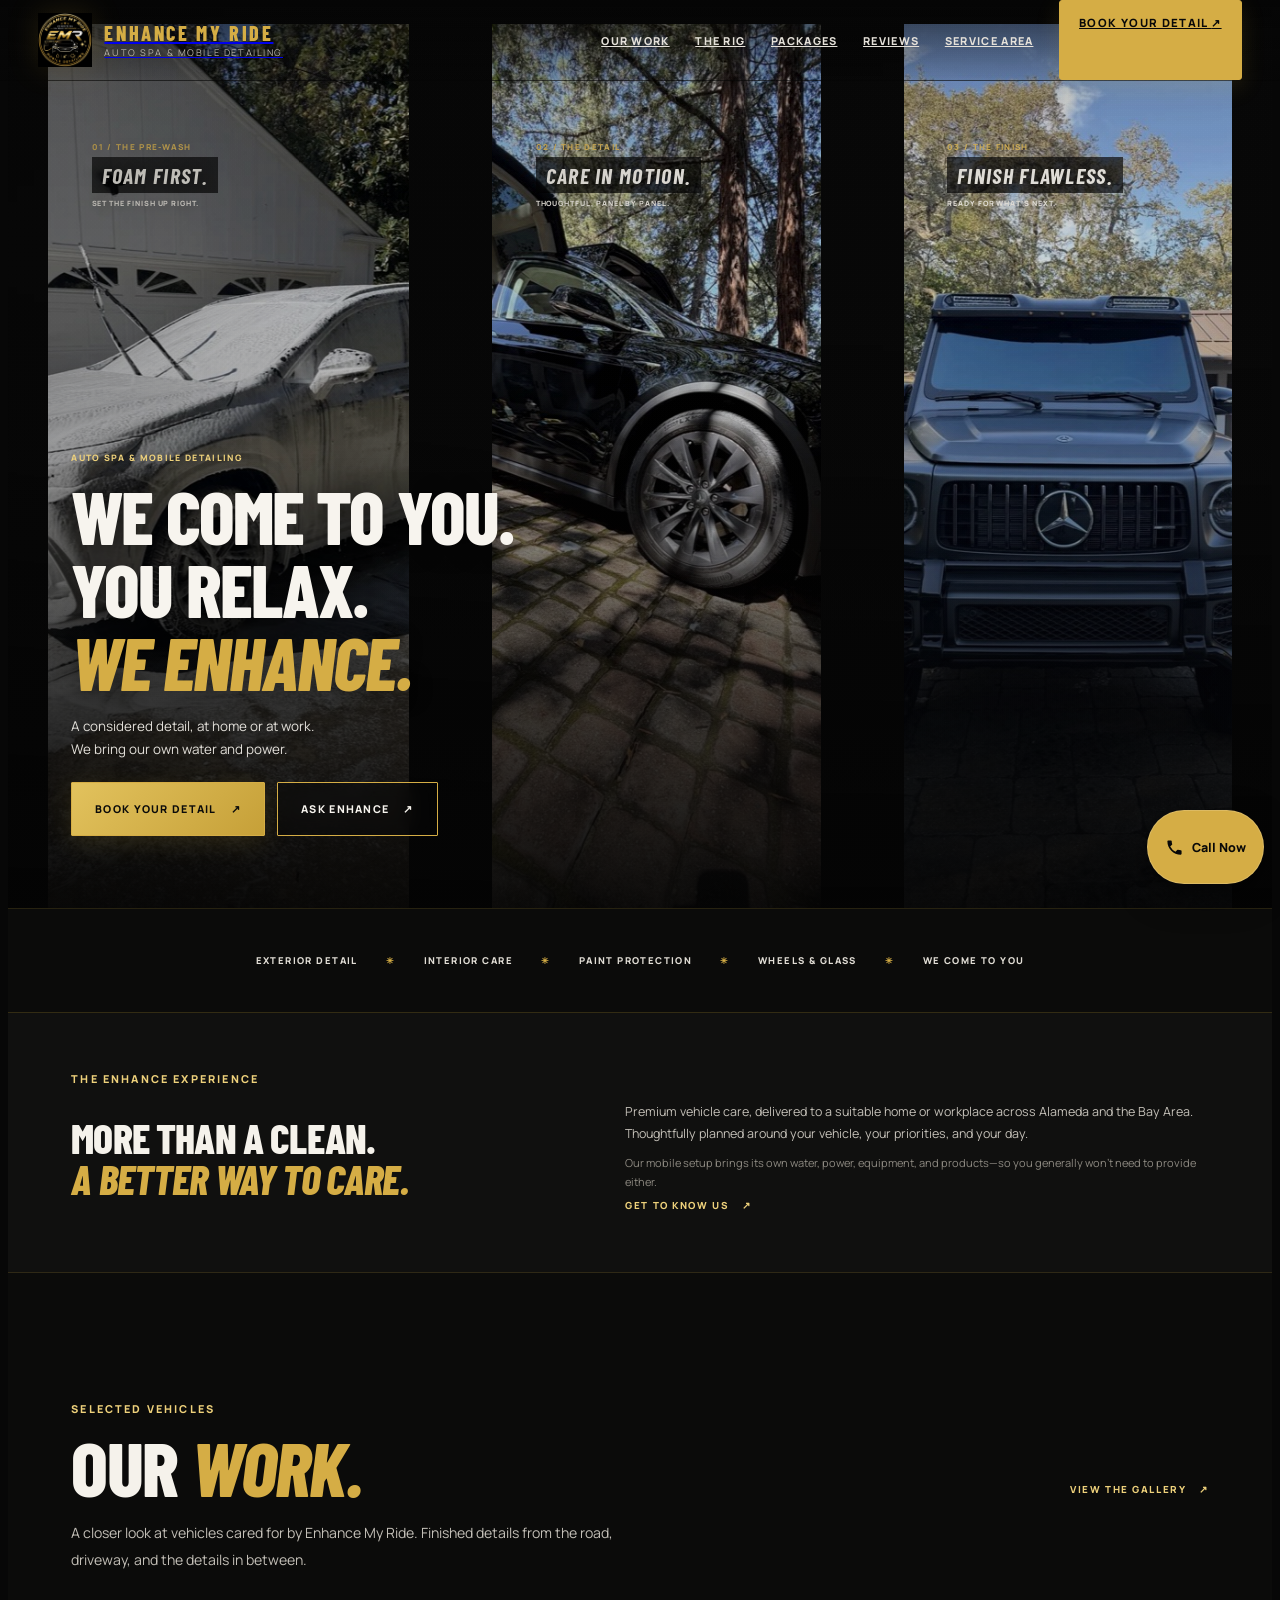
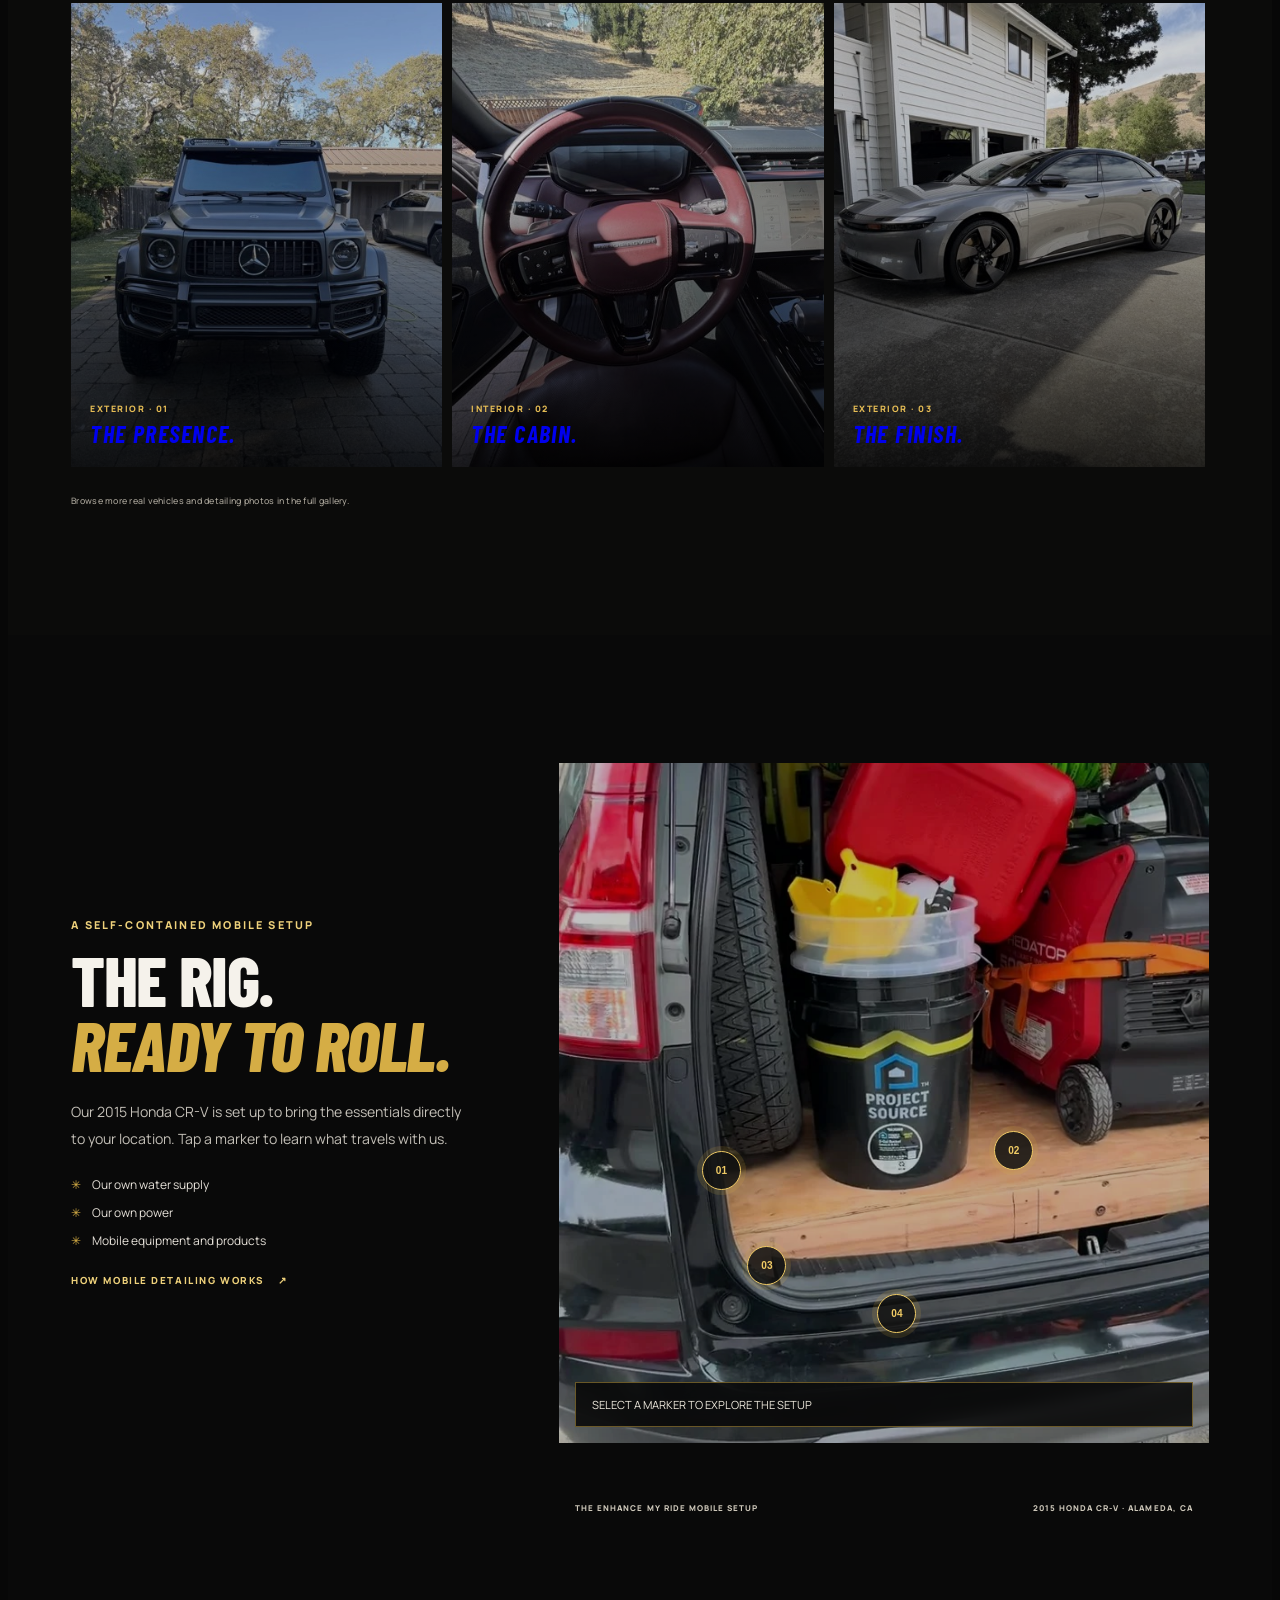
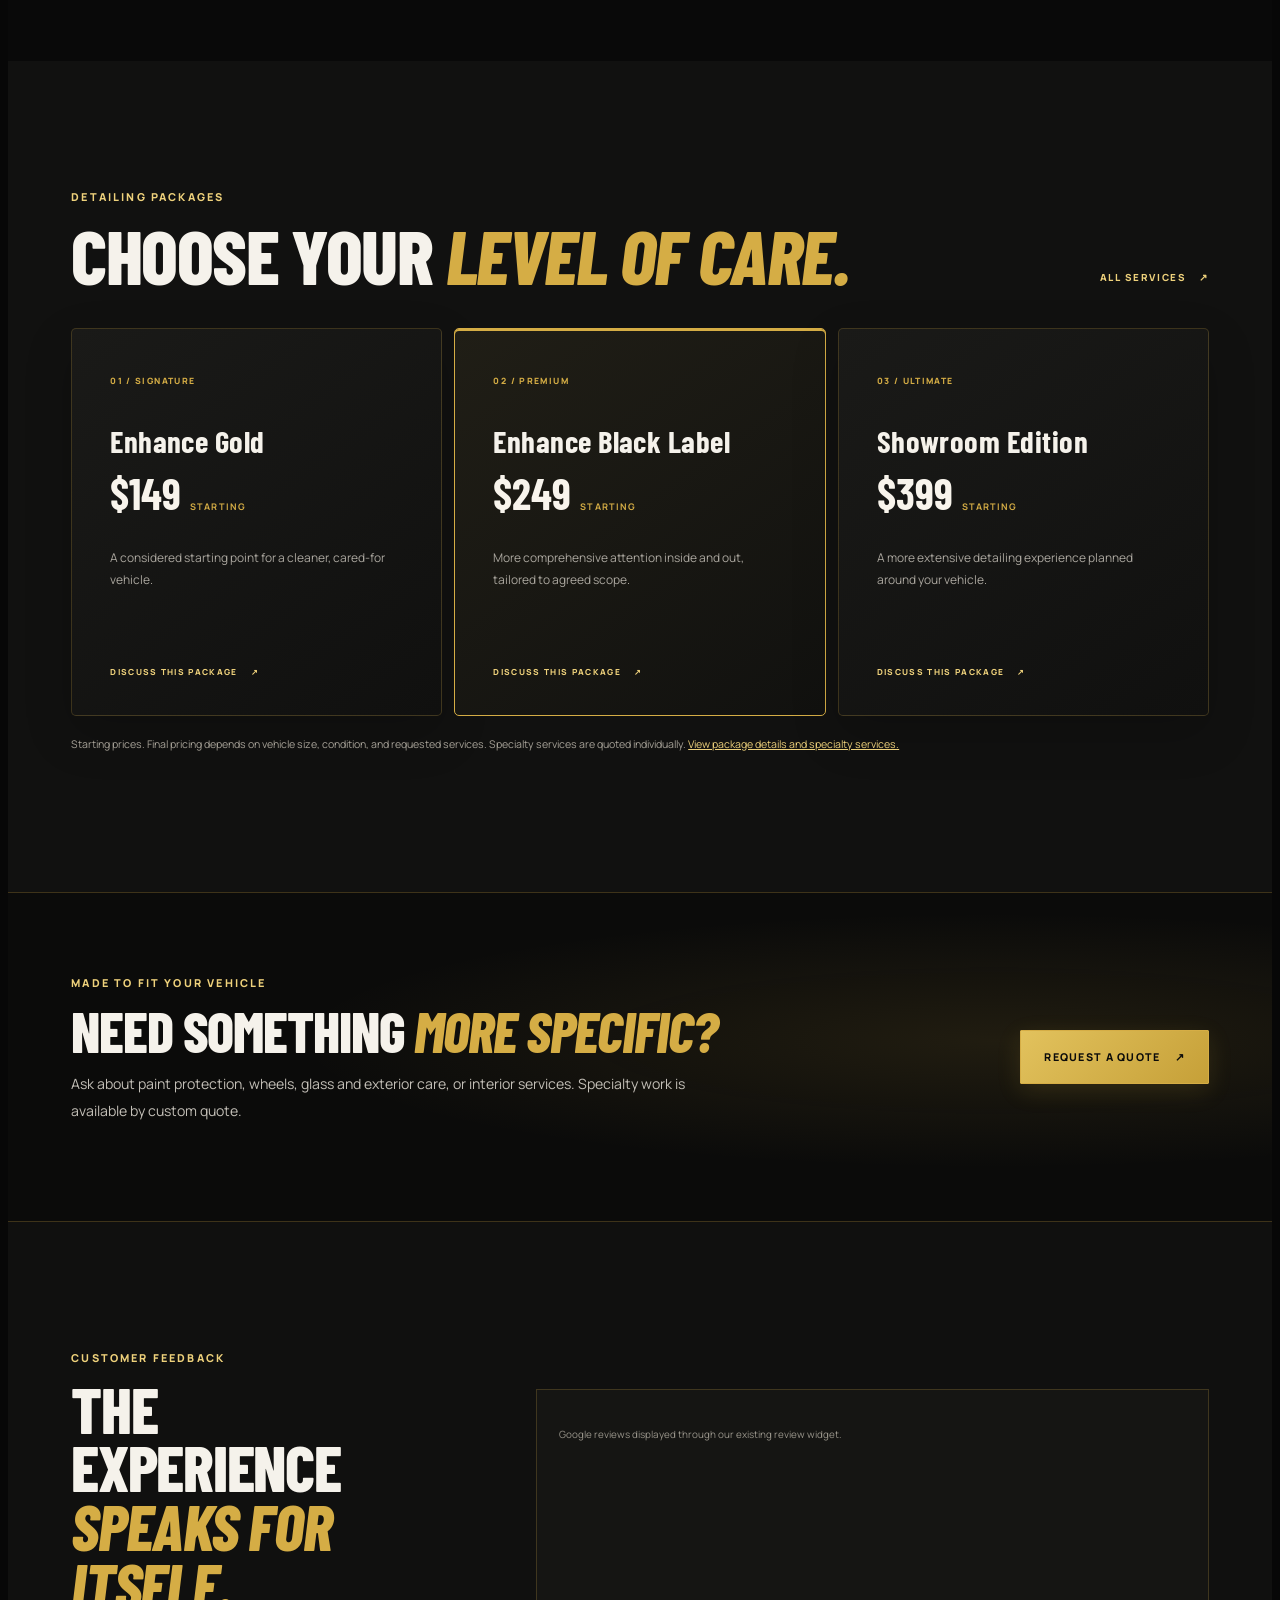
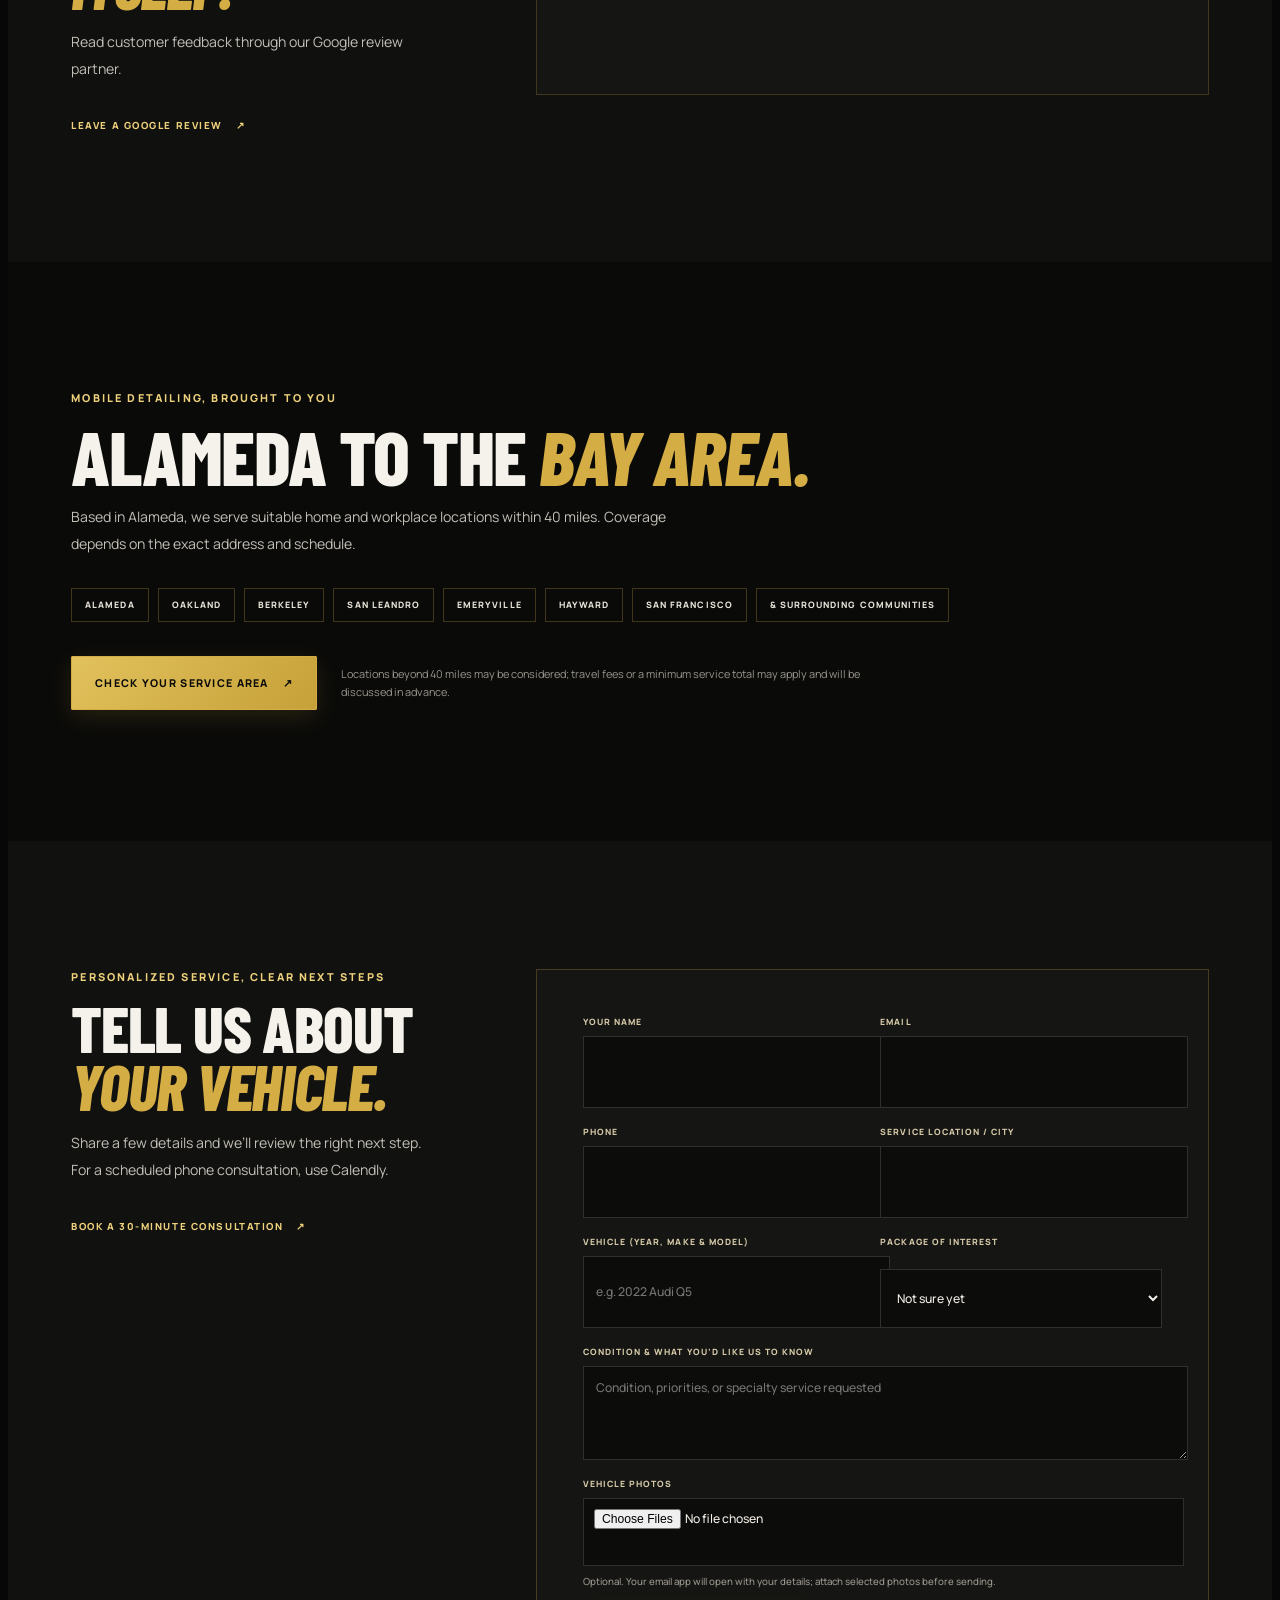
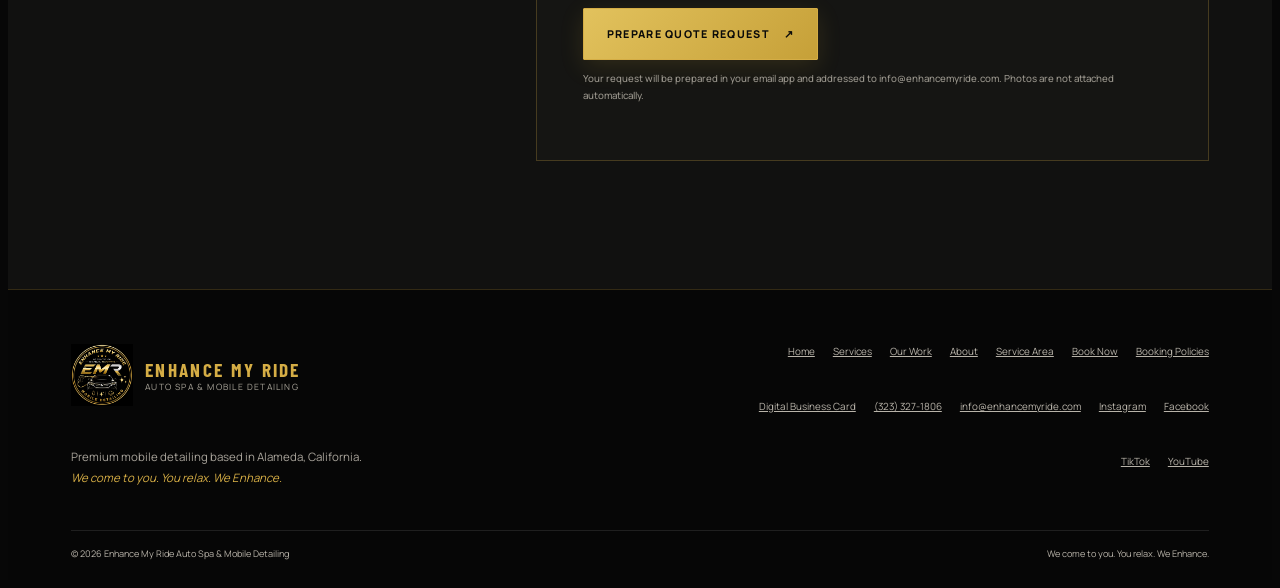
<file: index.html>
<!doctype html>
<html lang="en">
<head>
  <meta charset="utf-8">
  <meta name="viewport" content="width=device-width, initial-scale=1">
  <meta name="theme-color" content="#080808">
  <meta name="robots" content="index, follow">
  <title>Mobile Car Detailing in Alameda, CA | Enhance My Ride</title>
  <meta name="description" content="Premium mobile detailing at your home or workplace in Alameda and the San Francisco Bay Area, within 40 miles. Explore packages from $149 and request a quote.">
  <link rel="canonical" href="https://enhancemyride.com/">
  <link rel="icon" href="images/enhance-my-ride-logo.webp?v=3">
  <meta property="og:type" content="website">
  <meta property="og:title" content="Mobile Car Detailing in Alameda, CA | Enhance My Ride">
  <meta property="og:description" content="Premium mobile detailing at your home or workplace in Alameda and the San Francisco Bay Area, within 40 miles.">
  <meta property="og:url" content="https://enhancemyride.com/">
  <meta property="og:site_name" content="Enhance My Ride Auto Spa &amp; Mobile Detailing">
  <meta property="og:image" content="https://enhancemyride.com/images/optimized/hero/home-05.jpg">
  <meta name="twitter:card" content="summary_large_image">
  <meta name="twitter:title" content="Mobile Car Detailing in Alameda, CA | Enhance My Ride">
  <meta name="twitter:description" content="Premium mobile detailing at your home or workplace in Alameda and the San Francisco Bay Area, within 40 miles.">
  <meta name="twitter:image" content="https://enhancemyride.com/images/optimized/hero/home-05.jpg">
  <link rel="preconnect" href="https://fonts.googleapis.com">
  <link rel="preconnect" href="https://fonts.gstatic.com" crossorigin>
  <link href="https://fonts.googleapis.com/css2?family=Barlow+Condensed:ital,wght@0,500;0,600;0,700;0,800;1,600;1,700;1,800&family=Manrope:wght@400;500;600;700;800&display=swap" rel="stylesheet">
  <link rel="preload" as="image" href="images/optimized/panels/IMG_4952.jpg" fetchpriority="high">
  <link rel="stylesheet" href="css/premium.css">
  <link rel="stylesheet" href="css/site-redesign.css">
  <script type="application/ld+json">
  {
    "@context":"https://schema.org","@graph":[
      {"@type":"AutomotiveBusiness","@id":"https://enhancemyride.com/#business","name":"Enhance My Ride Auto Spa & Mobile Detailing","url":"https://enhancemyride.com/","image":"https://enhancemyride.com/images/enhance-my-ride-logo.webp","telephone":"+1-323-327-1806","email":"info@enhancemyride.com","priceRange":"$$","description":"Mobile auto detailing based in Alameda, serving the San Francisco Bay Area within 40 miles. We bring our own water and power.","address":{"@type":"PostalAddress","addressLocality":"Alameda","addressRegion":"CA","addressCountry":"US"},"areaServed":[{"@type":"City","name":"Alameda, California"},{"@type":"City","name":"Oakland, California"},{"@type":"City","name":"Berkeley, California"},{"@type":"City","name":"San Leandro, California"},{"@type":"City","name":"Emeryville, California"},{"@type":"City","name":"Hayward, California"},{"@type":"City","name":"San Francisco, California"}]},
      {"@type":"WebSite","@id":"https://enhancemyride.com/#website","url":"https://enhancemyride.com/","name":"Enhance My Ride Auto Spa & Mobile Detailing","publisher":{"@id":"https://enhancemyride.com/#business"}},
      {"@type":"WebPage","@id":"https://enhancemyride.com/#webpage","url":"https://enhancemyride.com/","name":"Mobile Car Detailing in Alameda, CA | Enhance My Ride","isPartOf":{"@id":"https://enhancemyride.com/#website"},"about":{"@id":"https://enhancemyride.com/#business"}}
    ]
  }
  </script>
</head>
<body class="redesign-home">
  <a class="skip-link" href="#main">Skip to content</a>
  <header class="site-header">
    <div class="nav-container">
      <a class="brand" href="index.html" aria-current="page" aria-label="Enhance My Ride home">
        <img src="images/enhance-my-ride-logo.webp?v=3" alt="Enhance My Ride Auto Spa logo" width="58" height="58" fetchpriority="high">
        <span><span class="brand-name">ENHANCE MY RIDE</span><span class="brand-tagline">AUTO SPA &amp; MOBILE DETAILING</span></span>
      </a>
      <button class="menu" type="button" aria-label="Open navigation" aria-expanded="false" aria-controls="main-nav">☰</button>
      <nav class="nav" id="main-nav" aria-label="Main navigation">
        <a href="gallery.html">Our Work</a><a href="#the-rig">The Rig</a><a href="services.html#packages">Packages</a><a href="#reviews">Reviews</a><a href="service-area.html">Service Area</a><a href="book-now.html" class="nav-book">Book Your Detail <span aria-hidden="true">↗</span></a>
      </nav>
    </div>
  </header>

  <main id="main">
    <section class="cinema-hero" aria-labelledby="hero-title">
      <div class="cinema-panels" aria-label="A look at our detailing work">
        <figure class="cinema-panel"><img src="images/optimized/panels/IMG_4952.jpg" alt="Lexus SUV covered in foam during an exterior detail" width="768" height="1000" fetchpriority="high" decoding="async"><figcaption><span>01 / THE PRE-WASH</span><b>FOAM FIRST.</b><small>SET THE FINISH UP RIGHT.</small></figcaption></figure>
        <figure class="cinema-panel"><img src="images/optimized/panels/IMG_4318-1.jpg" alt="Black electric SUV with its doors open beneath redwood trees" width="768" height="1000" loading="eager" decoding="async"><figcaption><span>02 / THE DETAIL</span><b>CARE IN MOTION.</b><small>THOUGHTFUL, PANEL BY PANEL.</small></figcaption></figure>
        <figure class="cinema-panel"><img src="images/optimized/panels/IMG_4584.jpg" alt="Matte gray Mercedes G-Wagon after its detail" width="768" height="1000" loading="eager" decoding="async"><figcaption><span>03 / THE FINISH</span><b>FINISH FLAWLESS.</b><small>READY FOR WHAT’S NEXT.</small></figcaption></figure>
      </div>
      <div class="cinema-shade" aria-hidden="true"></div>
      <div class="cinema-copy">
        <p class="eyebrow">Auto Spa &amp; Mobile Detailing</p>
        <h1 id="hero-title"><span>We come to you.</span> <span>You relax.</span> <em>We Enhance.</em></h1>
        <p class="hero-deck">A considered detail, at home or at work.<br>We bring our own water and power.</p>
        <div class="hero-actions"><a class="btn btn-gold" href="book-now.html">Book Your Detail <span aria-hidden="true">↗</span></a><a class="btn btn-ghost" href="index.html#quote-form">Ask Enhance <span aria-hidden="true">↗</span></a></div>
        
      </div>
      <div class="hero-scroll" aria-hidden="true">SCROLL TO EXPLORE <span>↓</span></div>
    </section>

    <div class="service-rail" aria-label="Services at a glance"><span>EXTERIOR DETAIL</span><i>✳</i><span>INTERIOR CARE</span><i>✳</i><span>PAINT PROTECTION</span><i>✳</i><span>WHEELS &amp; GLASS</span><i>✳</i><span>WE COME TO YOU</span></div>

    <section class="intro-block section-pad" aria-labelledby="intro-title">
      <div class="eyebrow">THE ENHANCE EXPERIENCE</div>
      <div class="intro-grid"><h2 id="intro-title">MORE THAN A CLEAN.<br><em>A BETTER WAY TO CARE.</em></h2><div><p>Premium vehicle care, delivered to a suitable home or workplace across Alameda and the Bay Area. Thoughtfully planned around your vehicle, your priorities, and your day.</p><p class="muted-line">Our mobile setup brings its own water, power, equipment, and products—so you generally won’t need to provide either.</p><a class="text-link" href="about.html">GET TO KNOW US <span aria-hidden="true">↗</span></a></div></div>
    </section>

    <section class="work-section section-pad" id="work" aria-labelledby="work-title">
      <div class="section-top"><div><p class="eyebrow">SELECTED VEHICLES</p><h2 id="work-title">OUR <em>WORK.</em></h2></div><a class="text-link" href="gallery.html">VIEW THE GALLERY <span aria-hidden="true">↗</span></a></div>
      <p class="section-lead">A closer look at vehicles cared for by Enhance My Ride. Finished details from the road, driveway, and the details in between.</p>
      <div class="work-grid">
        <a class="work-card work-card-wide" href="gallery.html"><img src="images/optimized/gallery/IMG_4584.jpg" alt="Matte gray Mercedes G-Wagon after its detail" width="450" height="600" loading="lazy"><span class="work-label"><small>EXTERIOR · 01</small><b>THE PRESENCE.</b></span></a>
        <a class="work-card" href="gallery.html"><img src="images/optimized/gallery/IMG_3956.jpg" alt="Range Rover interior with red leather trim" width="450" height="600" loading="lazy"><span class="work-label"><small>INTERIOR · 02</small><b>THE CABIN.</b></span></a>
        <a class="work-card" href="gallery.html"><img src="images/optimized/gallery/IMG_4876.jpg" alt="Silver Lucid Air sedan after detailing" width="450" height="600" loading="lazy"><span class="work-label"><small>EXTERIOR · 03</small><b>THE FINISH.</b></span></a>
        <a class="work-card" href="gallery.html"><img src="images/optimized/gallery/IMG_3555.jpg" alt="Engine bay of a white Kia Soul" width="450" height="600" loading="lazy"><span class="work-label"><small>DETAIL · 04</small><b>THE DETAILS.</b></span></a>
        <a class="work-card" href="gallery.html"><img src="images/optimized/gallery/IMG_3412.jpg" alt="Gray Tesla electric SUV photographed from the side." width="450" height="600" loading="lazy" decoding="async"><span class="work-label"><small>EXTERIOR · 05</small><b>TESLA SUV.</b></span></a>
        <a class="work-card" href="gallery.html"><img src="images/optimized/gallery/IMG_3609.jpg" alt="Interior cabin detail in a Kia Soul." width="450" height="600" loading="lazy" decoding="async"><span class="work-label"><small>INTERIOR · 06</small><b>THE CABIN.</b></span></a>
        <a class="work-card" href="gallery.html"><img src="images/optimized/gallery/IMG_3948.jpg" alt="White Range Rover parked on a stone driveway." width="450" height="600" loading="lazy" decoding="async"><span class="work-label"><small>EXTERIOR · 07</small><b>RANGE ROVER.</b></span></a>
        <a class="work-card" href="gallery.html"><img src="images/optimized/gallery/IMG_4318-1.jpg" alt="Black Tesla Model X with its falcon doors open beneath redwood trees." width="450" height="600" loading="lazy" decoding="async"><span class="work-label"><small>EXTERIOR · 08</small><b>MODEL X.</b></span></a>
        <a class="work-card" href="gallery.html"><img src="images/optimized/gallery/IMG_4559.jpg" alt="Silver Tesla Model X photographed with its doors and rear hatch open." width="450" height="600" loading="lazy" decoding="async"><span class="work-label"><small>VEHICLE · 09</small><b>MODEL X.</b></span></a>
        <a class="work-card" href="gallery.html"><img src="images/optimized/gallery/IMG_3235.jpg" alt="Black Dodge Durango on a driveway." width="450" height="600" loading="lazy" decoding="async"><span class="work-label"><small>EXTERIOR · 10</small><b>DODGE DURANGO.</b></span></a>
        <a class="work-card" href="gallery.html"><img src="images/optimized/gallery/IMG_4952.jpg" alt="Lexus SUV covered in thick snow foam during a pre-wash." width="450" height="600" loading="lazy" decoding="async"><span class="work-label"><small>PRE-WASH · 11</small><b>FOAM FIRST.</b></span></a>
        <a class="work-card" href="gallery.html"><img src="images/optimized/gallery/IMG_4953.jpg" alt="Tan leather Lexus interior photographed through the open door." width="450" height="600" loading="lazy" decoding="async"><span class="work-label"><small>INTERIOR · 12</small><b>THE INTERIOR.</b></span></a>
      </div>
      <p class="gallery-note">Browse more real vehicles and detailing photos in the full gallery.</p>
    </section>

    <section class="rig-section section-pad" id="the-rig" aria-labelledby="rig-title">
      <div class="rig-copy"><p class="eyebrow">A SELF-CONTAINED MOBILE SETUP</p><h2 id="rig-title">THE RIG.<br><em>READY TO ROLL.</em></h2><p>Our 2015 Honda CR-V is set up to bring the essentials directly to your location. Tap a marker to learn what travels with us.</p><ul class="rig-benefits"><li>Our own water supply</li><li>Our own power</li><li>Mobile equipment and products</li></ul><a class="text-link" href="about.html">HOW MOBILE DETAILING WORKS <span aria-hidden="true">↗</span></a></div>
      <div class="rig-visual"><img src="images/honda-crv-rig.webp" alt="Open cargo area of the Enhance My Ride 2015 Honda CR-V mobile detailing rig, arranged with its equipment" width="720" height="1280" loading="lazy">
        <button class="rig-hotspot hotspot-water" type="button" aria-pressed="false" aria-label="Learn about our water supply" data-detail="We bring our own water supply to the appointment.">01</button>
        <button class="rig-hotspot hotspot-generator" type="button" aria-pressed="false" aria-label="Learn about the generator" data-detail="The rig carries a generator as part of its self-contained power setup.">02</button>
        <button class="rig-hotspot hotspot-washer" type="button" aria-pressed="false" aria-label="Learn about the pressure washer" data-detail="A pressure washer travels with the rig for mobile exterior detailing.">03</button>
        <button class="rig-hotspot hotspot-tools" type="button" aria-pressed="false" aria-label="Learn about the equipment and reels" data-detail="Hose reels and detailing equipment are organized in the mobile rig for on-site service.">04</button>
        <div class="rig-detail" role="status" aria-live="polite">SELECT A MARKER TO EXPLORE THE SETUP</div>
      </div>
      <div class="rig-caption"><span>THE ENHANCE MY RIDE MOBILE SETUP</span><span>2015 HONDA CR-V · ALAMEDA, CA</span></div>
    </section>

    <section class="packages-tease section-pad" aria-labelledby="packages-title">
      <div class="section-top"><div><p class="eyebrow">DETAILING PACKAGES</p><h2 id="packages-title">CHOOSE YOUR <em>LEVEL OF CARE.</em></h2></div><a class="text-link" href="services.html#packages">ALL SERVICES <span aria-hidden="true">↗</span></a></div>
      <div class="package-grid">
        <article class="package-card"><p class="package-index">01 / SIGNATURE</p><h3>Enhance Gold</h3><p class="package-price">$149 <small>starting</small></p><p>A considered starting point for a cleaner, cared-for vehicle.</p><a class="text-link" href="book-now.html">DISCUSS THIS PACKAGE <span aria-hidden="true">↗</span></a></article>
        <article class="package-card package-featured"><p class="package-index">02 / PREMIUM</p><h3>Enhance Black Label</h3><p class="package-price">$249 <small>starting</small></p><p>More comprehensive attention inside and out, tailored to agreed scope.</p><a class="text-link" href="book-now.html">DISCUSS THIS PACKAGE <span aria-hidden="true">↗</span></a></article>
        <article class="package-card"><p class="package-index">03 / ULTIMATE</p><h3>Showroom Edition</h3><p class="package-price">$399 <small>starting</small></p><p>A more extensive detailing experience planned around your vehicle.</p><a class="text-link" href="book-now.html">DISCUSS THIS PACKAGE <span aria-hidden="true">↗</span></a></article>
      </div>
      <p class="pricing-note">Starting prices. Final pricing depends on vehicle size, condition, and requested services. Specialty services are quoted individually. <a href="services.html">View package details and specialty services.</a></p>
    </section>

    <section class="specialty-band"><div><p class="eyebrow">MADE TO FIT YOUR VEHICLE</p><h2>NEED SOMETHING <em>MORE SPECIFIC?</em></h2><p>Ask about paint protection, wheels, glass and exterior care, or interior services. Specialty work is available by custom quote.</p></div><a class="btn btn-gold" href="services.html#specialty-services">Request a Quote <span aria-hidden="true">↗</span></a></section>

    <section class="review-section section-pad" id="reviews" aria-labelledby="reviews-title"><div class="review-intro"><p class="eyebrow">CUSTOMER FEEDBACK</p><h2 id="reviews-title">THE EXPERIENCE<br><em>SPEAKS FOR ITSELF.</em></h2><p>Read customer feedback through our Google review partner.</p><a class="text-link" href="https://search.google.com/local/writereview?placeid=ChIJycCMkhJhCkoRHL89gmaro1g" target="_blank" rel="noopener noreferrer">LEAVE A GOOGLE REVIEW <span aria-hidden="true">↗</span></a></div><div class="review-widget"><div class="elfsight-app-3044b402-0df7-4237-8572-14a2cb4b940b" data-elfsight-app-lazy></div><p class="widget-note">Google reviews displayed through our existing review widget.</p></div></section>

    <section class="area-section section-pad" aria-labelledby="area-title"><div class="area-heading"><p class="eyebrow">MOBILE DETAILING, BROUGHT TO YOU</p><h2 id="area-title">ALAMEDA TO THE <em>BAY AREA.</em></h2><p>Based in Alameda, we serve suitable home and workplace locations within 40 miles. Coverage depends on the exact address and schedule.</p></div><div class="city-list"><span>ALAMEDA</span><span>OAKLAND</span><span>BERKELEY</span><span>SAN LEANDRO</span><span>EMERYVILLE</span><span>HAYWARD</span><span>SAN FRANCISCO</span><span>&amp; SURROUNDING COMMUNITIES</span></div><div class="area-actions"><a class="btn btn-gold" href="service-area.html">Check Your Service Area <span aria-hidden="true">↗</span></a><p>Locations beyond 40 miles may be considered; travel fees or a minimum service total may apply and will be discussed in advance.</p></div></section>

    <section class="quote-section section-pad" id="quote" aria-labelledby="quote-title"><div class="quote-intro"><p class="eyebrow">PERSONALIZED SERVICE, CLEAR NEXT STEPS</p><h2 id="quote-title">TELL US ABOUT<br><em>YOUR VEHICLE.</em></h2><p>Share a few details and we’ll review the right next step. For a scheduled phone consultation, use Calendly.</p><a class="text-link" href="https://calendly.com/enhancemyridemobiledetailing/30min" target="_blank" rel="noopener noreferrer">BOOK A 30-MINUTE CONSULTATION <span aria-hidden="true">↗</span></a></div>
      <form class="quote-form" id="quote-form">
        <div class="form-row"><label>YOUR NAME<input name="name" autocomplete="name" required></label><label>EMAIL<input name="email" type="email" autocomplete="email" required></label></div>
        <div class="form-row"><label>PHONE<input name="phone" type="tel" autocomplete="tel"></label><label>SERVICE LOCATION / CITY<input name="location" autocomplete="address-level2" required></label></div>
        <div class="form-row"><label>VEHICLE (YEAR, MAKE &amp; MODEL)<input name="vehicle" placeholder="e.g. 2022 Audi Q5" required></label><label>PACKAGE OF INTEREST<select name="package"><option value="Not sure yet">Not sure yet</option><option>Enhance Gold — $149 starting</option><option>Enhance Black Label — $249 starting</option><option>Showroom Edition — $399 starting</option><option>Specialty service — custom quote</option></select></label></div>
        <label>CONDITION &amp; WHAT YOU’D LIKE US TO KNOW<textarea name="condition" rows="4" placeholder="Condition, priorities, or specialty service requested"></textarea></label>
        <label class="upload-label">VEHICLE PHOTOS <input id="quote-photos" type="file" accept="image/*" multiple><small id="photo-list">Optional. Your email app will open with your details; attach selected photos before sending.</small></label>
        <button class="btn btn-gold" type="submit">Prepare Quote Request <span aria-hidden="true">↗</span></button>
        <p class="form-note" id="form-status" aria-live="polite">Your request will be prepared in your email app and addressed to info@enhancemyride.com. Photos are not attached automatically.</p>
      </form>
    </section>
  </main>

  <footer class="site-footer"><div class="footer-main"><div class="footer-brand"><img src="images/enhance-my-ride-logo.webp?v=3" width="64" height="64" alt="Enhance My Ride logo" loading="lazy"><div><b>ENHANCE MY RIDE</b><small>AUTO SPA &amp; MOBILE DETAILING</small></div></div><p>Premium mobile detailing based in Alameda, California.<br><em>We come to you. You relax. We Enhance.</em></p><div class="footer-links"><a href="index.html">Home</a><a href="services.html">Services</a><a href="gallery.html">Our Work</a><a href="about.html">About</a><a href="service-area.html">Service Area</a><a href="book-now.html">Book Now</a><a href="booking-policies.html">Booking Policies</a><a href="scan.html">Digital Business Card</a><a href="tel:+13233271806">(323) 327-1806</a><a href="mailto:info@enhancemyride.com">info@enhancemyride.com</a><a href="https://www.instagram.com/enhancemyridemobiledetailing/" target="_blank" rel="noopener noreferrer">Instagram</a><a href="https://www.facebook.com/enhancemyridemobiledetailing/" target="_blank" rel="noopener noreferrer">Facebook</a><a href="https://www.tiktok.com/@enhancemyride" target="_blank" rel="noopener noreferrer">TikTok</a><a href="https://www.youtube.com/@enhancemyride" target="_blank" rel="noopener noreferrer">YouTube</a></div></div><div class="footer-bottom"><span>© <span id="current-year">2026</span> Enhance My Ride Auto Spa &amp; Mobile Detailing</span><span>We come to you. You relax. We Enhance.</span></div></footer>
  <a class="floating-call" href="tel:+13233271806" aria-label="Call Enhance My Ride at (323) 327-1806"><svg viewBox="0 0 24 24" aria-hidden="true"><path d="M6.6 10.8a15.1 15.1 0 0 0 6.6 6.6l2.2-2.2a1 1 0 0 1 1-.24 11.3 11.3 0 0 0 3.55.57 1 1 0 0 1 1 1V20a1 1 0 0 1-1 1C10.6 21 3 13.4 3 4a1 1 0 0 1 1-1h3.5a1 1 0 0 1 1 1 11.3 11.3 0 0 0 .57 3.55 1 1 0 0 1-.25 1l-2.22 2.25Z"/></svg><span>Call Now</span></a>
  <script src="https://elfsightcdn.com/platform.js" async></script>
  <script src="js/redesign.js" defer></script>
</body>
</html>
</file>
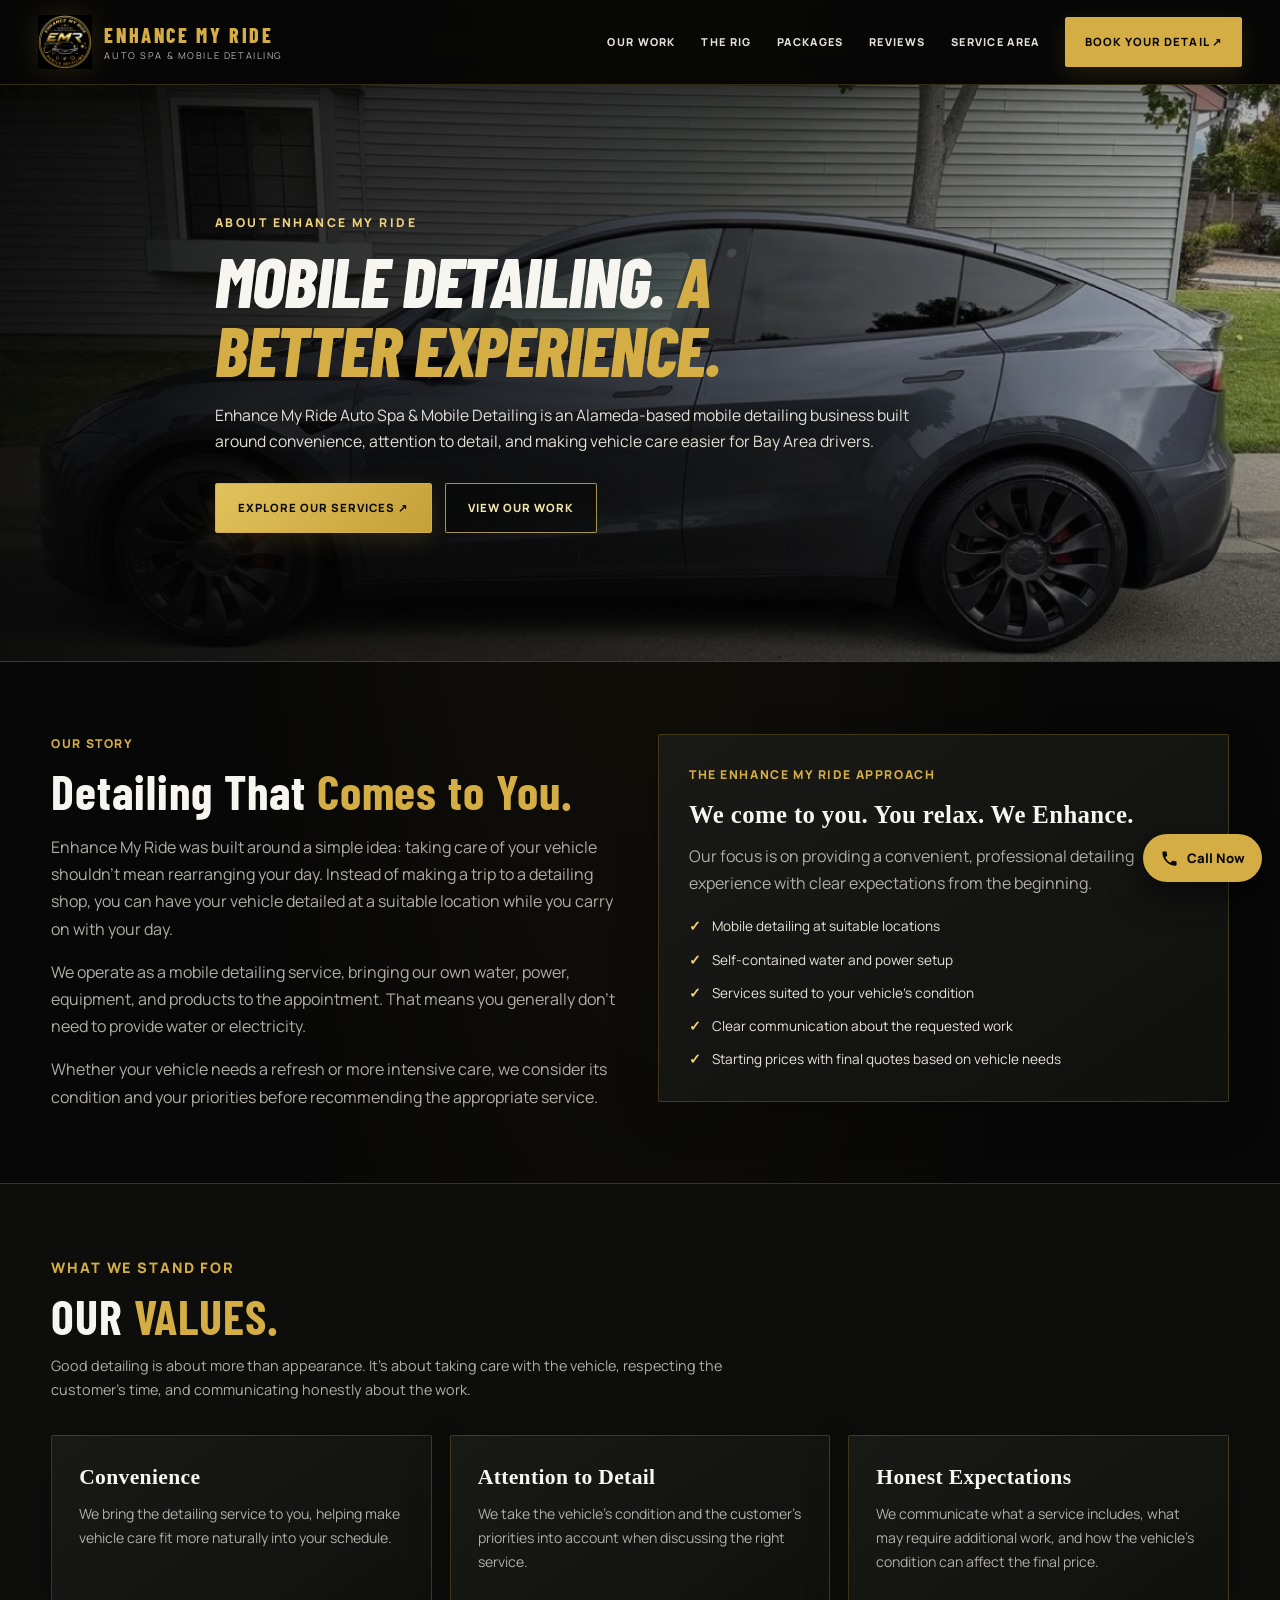
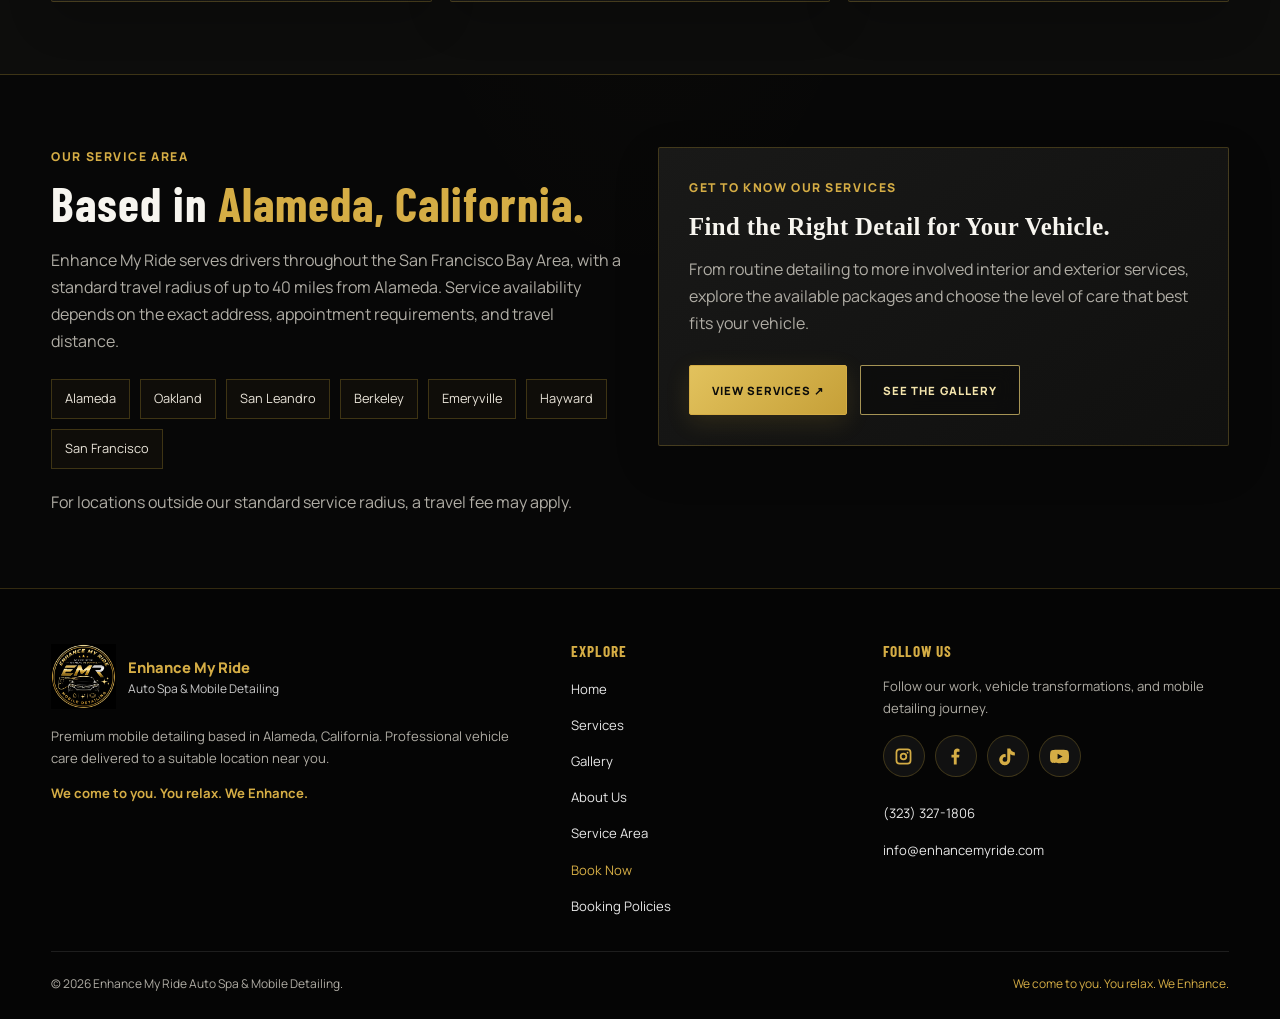
<file: about.html>
<!DOCTYPE html>
<html lang="en">
<head>
  <meta charset="UTF-8">
  <title>About Us | Mobile Detailing in Alameda, CA | Enhance My Ride</title>
  <meta name="description" content="Meet Enhance My Ride Auto Spa &amp; Mobile Detailing, based in Alameda and serving Bay Area addresses within 40 miles. We bring our own water and power.">
  <link rel="canonical" href="https://enhancemyride.com/about.html">
  <meta property="og:type" content="website">
  <meta property="og:site_name" content="Enhance My Ride Auto Spa &amp; Mobile Detailing">
  <meta property="og:title" content="About Us | Mobile Detailing in Alameda, CA | Enhance My Ride">
  <meta property="og:description" content="Meet Enhance My Ride Auto Spa &amp; Mobile Detailing, based in Alameda and serving Bay Area addresses within 40 miles.">
  <meta property="og:url" content="https://enhancemyride.com/about.html">
  <meta property="og:image" content="https://enhancemyride.com/images/enhance-my-ride-logo.webp">
  <meta name="twitter:card" content="summary">
  <meta name="twitter:title" content="About Us | Mobile Detailing in Alameda, CA | Enhance My Ride">
  <meta name="twitter:description" content="Alameda-based mobile detailing with our own water and power, serving suitable Bay Area addresses within 40 miles.">
  <meta name="twitter:image" content="https://enhancemyride.com/images/enhance-my-ride-logo.webp">
  <meta name="viewport" content="width=device-width, initial-scale=1">
  <meta name="theme-color" content="#080808">
  <meta name="robots" content="index, follow">
  <link rel="icon" href="images/enhance-my-ride-logo.webp?v=3">
  <link rel="preconnect" href="https://fonts.googleapis.com">
  <link rel="preconnect" href="https://fonts.gstatic.com" crossorigin>
  <link href="https://fonts.googleapis.com/css2?family=Barlow+Condensed:wght@500;600;700;800&family=Manrope:wght@400;500;600;700;800&display=swap" rel="stylesheet">

  <style>
:root{--black:#080808;--black-soft:#111111;--black-card:#171715;--gold:#d4af37;--gold-light:#ecd27a;--white:#f6f4ee;--muted:#aaa69b;--line:rgba(212,175,55,.25);--max:1180px}
*,*::before,*::after{box-sizing:border-box;margin:0;padding:0}
html{scroll-behavior:smooth;scroll-padding-top:100px}
body{min-width:320px;overflow-x:hidden;background:var(--black);color:var(--white);font-family:"Montserrat",sans-serif;line-height:1.7}
a{color:inherit;text-decoration:none}
img,svg{display:block;max-width:100%}
button{font:inherit;-webkit-tap-highlight-color:transparent}
a:focus-visible,button:focus-visible{outline:3px solid var(--gold-light);outline-offset:4px}
.container{width:min(92%,var(--max));margin-inline:auto}
.gold{color:var(--gold)}
.eyebrow{margin-bottom:12px;color:var(--gold);font-size:.76rem;font-weight:800;letter-spacing:.2em;text-transform:uppercase}
h1,h2{font-family:"Playfair Display",Georgia,serif;line-height:1.2}
h1{margin-bottom:20px;font-size:clamp(2.6rem,6vw,4.4rem)}
h2{margin-bottom:18px;font-size:clamp(2rem,4vw,3rem)}
h3{line-height:1.35}
p{color:var(--muted)}
.section{padding:72px 0}
.section-heading{max-width:760px;margin-bottom:32px}
.section-heading h2{margin-bottom:12px}
.section-heading p{max-width:700px;font-size:.9rem}
.btn{display:inline-flex;min-height:48px;align-items:center;justify-content:center;gap:9px;padding:13px 22px;border:1px solid var(--gold);border-radius:8px;background:var(--gold);color:#080808;font-size:.84rem;font-weight:800;text-align:center;transition:transform .2s ease,background .2s ease}
.btn:hover{transform:translateY(-2px);background:var(--gold-light)}
.btn-outline{background:transparent;color:var(--gold)}
.btn-outline:hover{background:rgba(212,175,55,.1)}
.actions{display:flex;flex-wrap:wrap;gap:13px;margin-top:28px}
.site-header{position:sticky;top:0;z-index:1000;background:rgba(8,8,8,.97);border-bottom:1px solid var(--line);backdrop-filter:blur(14px)}
.nav-container{position:relative;display:flex;min-height:82px;align-items:center;justify-content:space-between;gap:20px}
.brand{display:flex;min-width:0;align-items:center;gap:12px}
.brand img{width:58px;height:58px;flex-shrink:0;object-fit:contain}
.brand-name{display:block;color:var(--gold);font-family:"Montserrat",sans-serif;font-size:.96rem;font-weight:800;line-height:1.3}
.brand-tagline{display:block;margin-top:3px;color:#c9c9c9;font-size:.66rem;line-height:1.4}
.menu{display:none;width:44px;height:44px;flex-shrink:0;align-items:center;justify-content:center;border:1px solid var(--line);border-radius:8px;background:var(--black-card);color:var(--gold);font-size:1.5rem;cursor:pointer}
.nav{display:flex;align-items:center;justify-content:flex-end;gap:20px}
.nav a{color:#e7e7e7;font-size:.78rem;font-weight:600;transition:color .2s ease}
.nav a:hover,.nav a[aria-current="page"]{color:var(--gold)}
.nav .nav-book{padding:10px 15px;border:0;border-radius:6px;background:var(--gold);color:#080808;font-weight:800;white-space:nowrap}
.nav .nav-book:hover{background:var(--gold-light);color:#080808}
.page-hero{position:relative;isolation:isolate;padding:76px 0 68px;overflow:hidden;border-bottom:1px solid var(--line);background:radial-gradient(ellipse at 80% 15%,rgba(212,175,55,.12),transparent 45%),linear-gradient(180deg,#111 0%,#080808 100%)}
.page-hero::after{position:absolute;z-index:-1;inset:0 0 0 auto;width:44%;content:"";opacity:.4;background:linear-gradient(90deg,#080808 0%,transparent 100%),repeating-linear-gradient(135deg,transparent 0,transparent 36px,rgba(212,175,55,.045) 37px,rgba(212,175,55,.045) 38px);pointer-events:none}
.page-hero-content{max-width:850px}
.page-hero h1{max-width:850px;margin-bottom:18px}
.page-hero p:not(.eyebrow){max-width:720px;font-size:.98rem}
.card-grid{display:grid;grid-template-columns:repeat(3,minmax(0,1fr));gap:18px}
.card{padding:27px;border:1px solid var(--line);border-radius:10px;background:var(--black-card);transition:border-color .2s ease,transform .2s ease}
.card:hover{transform:translateY(-3px);border-color:rgba(212,175,55,.6)}
.card h3{margin-bottom:10px;color:var(--white);font-family:"Playfair Display",Georgia,serif;font-size:1.35rem}
.card p{font-size:.88rem}
.card-kicker{margin-bottom:8px;color:var(--gold);font-size:.72rem;font-weight:800;letter-spacing:.13em;text-transform:uppercase}
.price{margin:8px 0 15px;color:var(--gold);font-family:"Playfair Display",Georgia,serif;font-size:2.2rem;line-height:1.2}
.price small{font-family:"Montserrat",sans-serif;font-size:.75rem;font-weight:600}
.feature-list{display:grid;gap:10px;margin:18px 0 0;padding:0;list-style:none}
.feature-list li{position:relative;padding-left:23px;color:#e8e3d8;font-size:.85rem}
.feature-list li::before{position:absolute;left:0;top:0;color:var(--gold);content:"✓";font-weight:800}
.dark-band{border-top:1px solid var(--line);border-bottom:1px solid var(--line);background:#0d0d0c}
.two-col{display:grid;grid-template-columns:1fr 1fr;gap:36px;align-items:start}
.panel{padding:30px;border:1px solid var(--line);border-radius:10px;background:var(--black-soft)}
.panel h3{margin-bottom:12px;color:var(--white);font-family:"Playfair Display",Georgia,serif;font-size:1.55rem}
.panel p+p{margin-top:13px}
.note{margin-top:24px;padding:18px 20px;border-left:3px solid var(--gold);background:rgba(212,175,55,.06);font-size:.82rem}
.city-list{display:flex;flex-wrap:wrap;gap:10px;margin-top:24px}
.city-tag{padding:8px 13px;border:1px solid var(--line);background:rgba(212,175,55,.035);color:#e9e4d9;font-size:.8rem}
.cta{padding:72px 0;border-top:1px solid var(--line);background:radial-gradient(ellipse at 50% 100%,rgba(212,175,55,.12),transparent 58%),#0e0e0e;text-align:center}
.cta-content{max-width:760px;margin-inline:auto}
.cta h2{margin-bottom:18px}
.cta-content>p:not(.eyebrow){max-width:670px;margin-inline:auto}
.cta .actions{justify-content:center}
.footer{padding:55px 0 25px;border-top:1px solid var(--line);background:#050505}
.footer-top{display:grid;grid-template-columns:1.4fr .8fr 1fr;gap:35px;padding-bottom:32px}
.footer-brand{display:flex;align-items:center;gap:12px;margin-bottom:16px}
.footer-logo{width:65px;height:65px;flex-shrink:0;object-fit:contain}
.footer-brand-name,.footer-brand-sub{display:block}
.footer-brand-name{color:var(--gold);font-size:.92rem;font-weight:800}
.footer-brand-sub{color:#c9c9c9;font-size:.75rem;line-height:1.5}
.footer-text{margin-bottom:12px;font-size:.82rem}
.footer-slogan{color:var(--gold);font-size:.82rem;font-weight:700}
.footer-heading{margin-bottom:15px;color:var(--gold);font-family:"Montserrat",sans-serif;font-size:.95rem;font-weight:800}
.footer-links{display:grid;gap:9px;list-style:none}
.footer-links a{overflow-wrap:anywhere;color:#e7e7e7;font-size:.82rem;transition:color .2s ease}
.footer-links a:hover,.footer-links a[aria-current="page"]{color:var(--gold)}
.socials{display:flex;flex-wrap:wrap;gap:10px;margin-top:16px}
.social-link{display:grid;width:42px;height:42px;flex-shrink:0;place-items:center;border:1px solid var(--line);border-radius:50%;background:#111;transition:background .2s ease,border-color .2s ease,transform .2s ease}
.social-link:hover{transform:translateY(-2px);border-color:var(--gold);background:rgba(212,175,55,.12)}
.social-link svg{width:19px;height:19px;fill:var(--gold)}
.footer-bottom{display:flex;align-items:center;justify-content:space-between;flex-wrap:wrap;gap:10px 20px;padding-top:22px;border-top:1px solid rgba(255,255,255,.1)}
.footer-bottom p{font-size:.75rem}
.footer-tagline{color:var(--gold)}
.floating-call{position:fixed;right:18px;bottom:18px;z-index:900;display:inline-flex;min-height:48px;align-items:center;justify-content:center;gap:8px;padding:12px 17px;border:0;border-radius:999px;background:var(--gold);color:#080808;box-shadow:0 6px 24px rgba(0,0,0,.45);font-size:.82rem;font-weight:800;transition:background .2s ease,transform .2s ease}
.floating-call:hover{transform:translateY(-2px);background:var(--gold-light)}
.floating-call svg{width:19px;height:19px;fill:currentColor}
@media(max-width:1000px){.nav{gap:13px}.nav a{font-size:.73rem}.card-grid{gap:14px}}
@media(max-width:800px){.nav-container{min-height:76px;flex-wrap:wrap;padding:12px 0}.brand img{width:50px;height:50px}.menu{display:inline-flex;margin-left:auto}.nav{display:none;width:100%;align-items:stretch;flex-direction:column;gap:0;padding:8px 0 12px}.nav.is-open{display:flex}.nav a{padding:11px 8px;border-bottom:1px solid rgba(255,255,255,.07);font-size:.85rem}.nav .nav-book{margin-top:8px;padding:12px 15px;text-align:center}.card-grid,.two-col{grid-template-columns:1fr}.footer-top{grid-template-columns:1fr 1fr;gap:30px}.footer-top>div:first-child{grid-column:1/-1}}
@media(max-width:600px){.page-hero{padding:58px 0 50px}.page-hero::after{width:75%;opacity:.3}.section{padding:55px 0 65px}.actions{align-items:stretch;flex-direction:column}.actions .btn{width:100%}.cta{padding:62px 0}.footer-top{grid-template-columns:1fr;gap:27px}.footer-top>div:first-child{grid-column:auto}.footer-bottom{align-items:flex-start;flex-direction:column}.floating-call{right:12px;bottom:12px;min-height:44px;padding:10px 14px}}
@media(prefers-reduced-motion:reduce){html{scroll-behavior:auto}*,*::before,*::after{scroll-behavior:auto!important;transition-duration:.01ms!important;animation-duration:.01ms!important;animation-iteration-count:1!important}}
  </style>
  <link rel="stylesheet" href="css/premium.css">
  <link rel="stylesheet" href="css/site-redesign.css">
</head>

<body>
  <header class="site-header">
    <div class="container nav-container">
      <a class="brand" href="index.html" aria-label="Enhance My Ride home">
        <img src="images/enhance-my-ride-logo.webp?v=3" alt="Enhance My Ride Auto Spa logo" width="58" height="58" loading="eager" decoding="async">
        <span>
          <span class="brand-name">ENHANCE MY RIDE</span>
          <span class="brand-tagline">AUTO SPA &amp; MOBILE DETAILING</span>
        </span>
      </a>

      <button class="menu" type="button" aria-label="Open navigation" aria-expanded="false" aria-controls="main-nav">☰</button>

      <nav class="nav" id="main-nav" aria-label="Main navigation">
        <a href="gallery.html">Our Work</a>
        <a href="index.html#the-rig">The Rig</a>
        <a href="services.html#packages">Packages</a>
        <a href="index.html#reviews">Reviews</a>
        <a href="service-area.html">Service Area</a>
        <a href="book-now.html" class="nav-book">Book Your Detail ↗</a>
      </nav>
    </div>
  </header>

  <main>
  <section class="page-hero" data-hero-image="about">
    <div class="container page-hero-content">
      <p class="eyebrow">About Enhance My Ride</p>
      <h1>Mobile Detailing. <span class="gold">A Better Experience.</span></h1>
      <p>
        Enhance My Ride Auto Spa &amp; Mobile Detailing is an Alameda-based
        mobile detailing business built around convenience, attention to
        detail, and making vehicle care easier for Bay Area drivers.
      </p>
      <div class="actions">
        <a class="btn" href="services.html">Explore Our Services ↗</a>
        <a class="btn btn-outline" href="gallery.html">View Our Work</a>
      </div>
    </div>
  </section>

  <section class="section">
    <div class="container two-col">
      <div>
        <p class="eyebrow">Our Story</p>
        <h2>Detailing That <span class="gold">Comes to You.</span></h2>

        <p>
          Enhance My Ride was built around a simple idea: taking care of your
          vehicle shouldn't mean rearranging your day. Instead of making a trip
          to a detailing shop, you can have your vehicle detailed at a suitable
          location while you carry on with your day.
        </p>

        <p style="margin-top:16px">
          We operate as a mobile detailing service, bringing our own water,
          power, equipment, and products to the appointment. That means you
          generally don't need to provide water or electricity.
        </p>

        <p style="margin-top:16px">
          Whether your vehicle needs a refresh or more intensive care, we
          consider its condition and your priorities before recommending
          the appropriate service.
        </p>
      </div>

      <aside class="panel">
        <p class="eyebrow">The Enhance My Ride Approach</p>
        <h3>We come to you. You relax. We Enhance.</h3>

        <p>
          Our focus is on providing a convenient, professional detailing
          experience with clear expectations from the beginning.
        </p>

        <ul class="feature-list">
          <li>Mobile detailing at suitable locations</li>
          <li>Self-contained water and power setup</li>
          <li>Services suited to your vehicle's condition</li>
          <li>Clear communication about the requested work</li>
          <li>Starting prices with final quotes based on vehicle needs</li>
        </ul>
      </aside>
    </div>
  </section>

  <section class="section dark-band">
    <div class="container">
      <div class="section-heading">
        <p class="eyebrow">What We Stand For</p>
        <h2>Our <span class="gold">Values.</span></h2>
        <p>
          Good detailing is about more than appearance. It's about taking
          care with the vehicle, respecting the customer's time, and
          communicating honestly about the work.
        </p>
      </div>

      <div class="card-grid">
        <article class="card">
          <h3>Convenience</h3>
          <p>
            We bring the detailing service to you, helping make vehicle
            care fit more naturally into your schedule.
          </p>
        </article>

        <article class="card">
          <h3>Attention to Detail</h3>
          <p>
            We take the vehicle's condition and the customer's priorities
            into account when discussing the right service.
          </p>
        </article>

        <article class="card">
          <h3>Honest Expectations</h3>
          <p>
            We communicate what a service includes, what may require
            additional work, and how the vehicle's condition can affect
            the final price.
          </p>
        </article>
      </div>
    </div>
  </section>

  <section class="section">
    <div class="container two-col">
      <div>
        <p class="eyebrow">Our Service Area</p>
        <h2>Based in <span class="gold">Alameda, California.</span></h2>

        <p>
          Enhance My Ride serves drivers throughout the San Francisco Bay
          Area, with a standard travel radius of up to 40 miles from
          Alameda. Service availability depends on the exact address,
          appointment requirements, and travel distance.
        </p>

        <div class="city-list">
          <span class="city-tag">Alameda</span>
          <span class="city-tag">Oakland</span>
          <span class="city-tag">San Leandro</span>
          <span class="city-tag">Berkeley</span>
          <span class="city-tag">Emeryville</span>
          <span class="city-tag">Hayward</span>
          <span class="city-tag">San Francisco</span>
        </div>

        <p style="margin-top:20px">
          For locations outside our standard service radius, a travel
          fee may apply.
        </p>
      </div>

      <aside class="panel">
        <p class="eyebrow">Get to Know Our Services</p>
        <h3>Find the Right Detail for Your Vehicle.</h3>

        <p>
          From routine detailing to more involved interior and exterior
          services, explore the available packages and choose the level
          of care that best fits your vehicle.
        </p>

        <div class="actions">
          <a class="btn" href="services.html">View Services ↗</a>
          <a class="btn btn-outline" href="gallery.html">See the Gallery</a>
        </div>
      </aside>
    </div>
  </section>
  </main>

  <footer class="footer">
    <div class="container">
        <div class="footer-top">
            <div>
                <a class="footer-brand" href="index.html" aria-label="Enhance My Ride home">
                    <img class="footer-logo"
                         src="images/enhance-my-ride-logo.webp?v=3"
                         alt="Enhance My Ride logo"
                         width="1254" height="1254" loading="lazy" decoding="async">
                    <span>
                        <span class="footer-brand-name">Enhance My Ride</span>
                        <span class="footer-brand-sub">Auto Spa &amp; Mobile Detailing</span>
                    </span>
                </a>
                <p class="footer-text">
                    Premium mobile detailing based in Alameda, California.
                    Professional vehicle care delivered to a suitable location near you.
                </p>
                <p class="footer-slogan">We come to you. You relax. We Enhance.</p>
            </div>

            <div>
                <h2 class="footer-heading">Explore</h2>
                <ul class="footer-links">
                    <li><a href="index.html">Home</a></li>
                    <li><a href="services.html">Services</a></li>
                    <li><a href="gallery.html">Gallery</a></li>
                    <li><a href="about.html">About Us</a></li>
                    <li><a href="service-area.html">Service Area</a></li>
                    <li><a href="book-now.html" aria-current="page">Book Now</a></li>
                    <li><a href="booking-policies.html">Booking Policies</a></li>
                </ul>
            </div>

            <div>
                <h2 class="footer-heading">Follow Us</h2>
                <p class="footer-text">Follow our work, vehicle transformations, and mobile detailing journey.</p>

                <div class="socials">
                    <a class="social-link" href="https://www.instagram.com/enhancemyridemobiledetailing/" target="_blank" rel="noopener noreferrer" aria-label="Instagram">
                        <svg viewBox="0 0 24 24" aria-hidden="true"><path d="M7 2h10a5 5 0 0 1 5 5v10a5 5 0 0 1-5 5H7a5 5 0 0 1-5-5V7a5 5 0 0 1 5-5Zm0 2.2A2.8 2.8 0 0 0 4.2 7v10A2.8 2.8 0 0 0 7 19.8h10a2.8 2.8 0 0 0 2.8-2.8V7A2.8 2.8 0 0 0 17 4.2H7Zm5 3.1a4.7 4.7 0 1 1 0 9.4 4.7 4.7 0 0 1 0-9.4Zm0 2.2a2.5 2.5 0 1 0 0 5 2.5 2.5 0 0 0 0-5Zm5.1-3.4a1.1 1.1 0 1 1 0 2.2 1.1 1.1 0 0 1 0-2.2Z"/></svg>
                    </a>
                    <a class="social-link" href="https://www.facebook.com/enhancemyridemobiledetailing/" target="_blank" rel="noopener noreferrer" aria-label="Facebook">
                        <svg viewBox="0 0 24 24" aria-hidden="true"><path d="M13.5 22v-8.8h3l.45-3.45H13.5V7.55c0-1 .28-1.68 1.72-1.68h1.84V2.78A24 24 0 0 0 14.38 2C11.72 2 9.9 3.62 9.9 6.6v3.15H6.9v3.45h3V22h3.6Z"/></svg>
                    </a>
                    <a class="social-link" href="https://www.tiktok.com/@enhancemyride" target="_blank" rel="noopener noreferrer" aria-label="TikTok">
                        <svg viewBox="0 0 24 24" aria-hidden="true"><path d="M19.6 6.3a6.4 6.4 0 0 1-4.1-4.1V2h-3.8v13.7a2.9 2.9 0 1 1-2-2.75V9.1a7 7 0 1 0 5.8 6.9V9a10 10 0 0 0 5.8 1.85V7.1a6.5 6.5 0 0 1-1.7-.8Z"/></svg>
                    </a>
                    <a class="social-link" href="https://www.youtube.com/@enhancemyride" target="_blank" rel="noopener noreferrer" aria-label="YouTube">
                        <svg viewBox="0 0 24 24" aria-hidden="true"><path d="M23.5 6.2a3 3 0 0 0-2.1-2.1C19.6 3.6 12 3.6 12 3.6s-7.6 0-9.4.5A3 3 0 0 0 .5 6.2 31 31 0 0 0 0 12a31 31 0 0 0 .5 5.8 3 3 0 0 0 2.1 2.1c1.8.5 9.4.5 9.4.5s7.6 0 9.4-.5a3 3 0 0 0 2.1-2.1A31 31 0 0 0 24 12a31 31 0 0 0-.5-5.8ZM9.6 15.6V8.4l6.3 3.6-6.3 3.6Z"/></svg>
                    </a>
                </div>

                <ul class="footer-links" style="margin-top:22px">
                    <li><a href="tel:+13233271806">(323) 327-1806</a></li>
                    <li><a href="mailto:info@enhancemyride.com">info@enhancemyride.com</a></li>
                </ul>
            </div>
        </div>

        <div class="footer-bottom">
            <p>© <span id="current-year">2026</span> Enhance My Ride Auto Spa &amp; Mobile Detailing.</p>
            <p class="footer-tagline">We come to you. You relax. We Enhance.</p>
        </div>
    </div>
  </footer>

  <a class="floating-call" href="tel:+13233271806" aria-label="Call Enhance My Ride now">
    <svg viewBox="0 0 24 24" aria-hidden="true"><path d="M6.6 10.8a15.1 15.1 0 0 0 6.6 6.6l2.2-2.2a1 1 0 0 1 1-.24 11.3 11.3 0 0 0 3.55.57 1 1 0 0 1 1 1V20a1 1 0 0 1-1 1C10.6 21 3 13.4 3 4a1 1 0 0 1 1-1h3.5a1 1 0 0 1 1 1 11.3 11.3 0 0 0 .57 3.55 1 1 0 0 1-.25 1l-2.22 2.25Z"/></svg>
    <span>Call Now</span>
  </a>

  <script>
  (() => {
    const menuButton = document.querySelector(".menu");
    const nav = document.getElementById("main-nav");

    if (menuButton && nav) {
      const closeMenu = () => {
        nav.classList.remove("is-open");
        menuButton.setAttribute("aria-expanded", "false");
        menuButton.setAttribute("aria-label", "Open navigation");
        menuButton.textContent = "☰";
      };

      menuButton.addEventListener("click", () => {
        const isOpen = nav.classList.toggle("is-open");
        menuButton.setAttribute("aria-expanded", String(isOpen));
        menuButton.setAttribute("aria-label", isOpen ? "Close navigation" : "Open navigation");
        menuButton.textContent = isOpen ? "×" : "☰";
      });

      nav.querySelectorAll("a").forEach(link => link.addEventListener("click", closeMenu));

      document.addEventListener("keydown", event => {
        if (event.key === "Escape") closeMenu();
      });

      window.addEventListener("resize", () => {
        if (window.innerWidth > 800) closeMenu();
      });
    }

    const year = document.getElementById("current-year");
    if (year) year.textContent = new Date().getFullYear();
  })();
  </script>
</body>
</html>
</file>
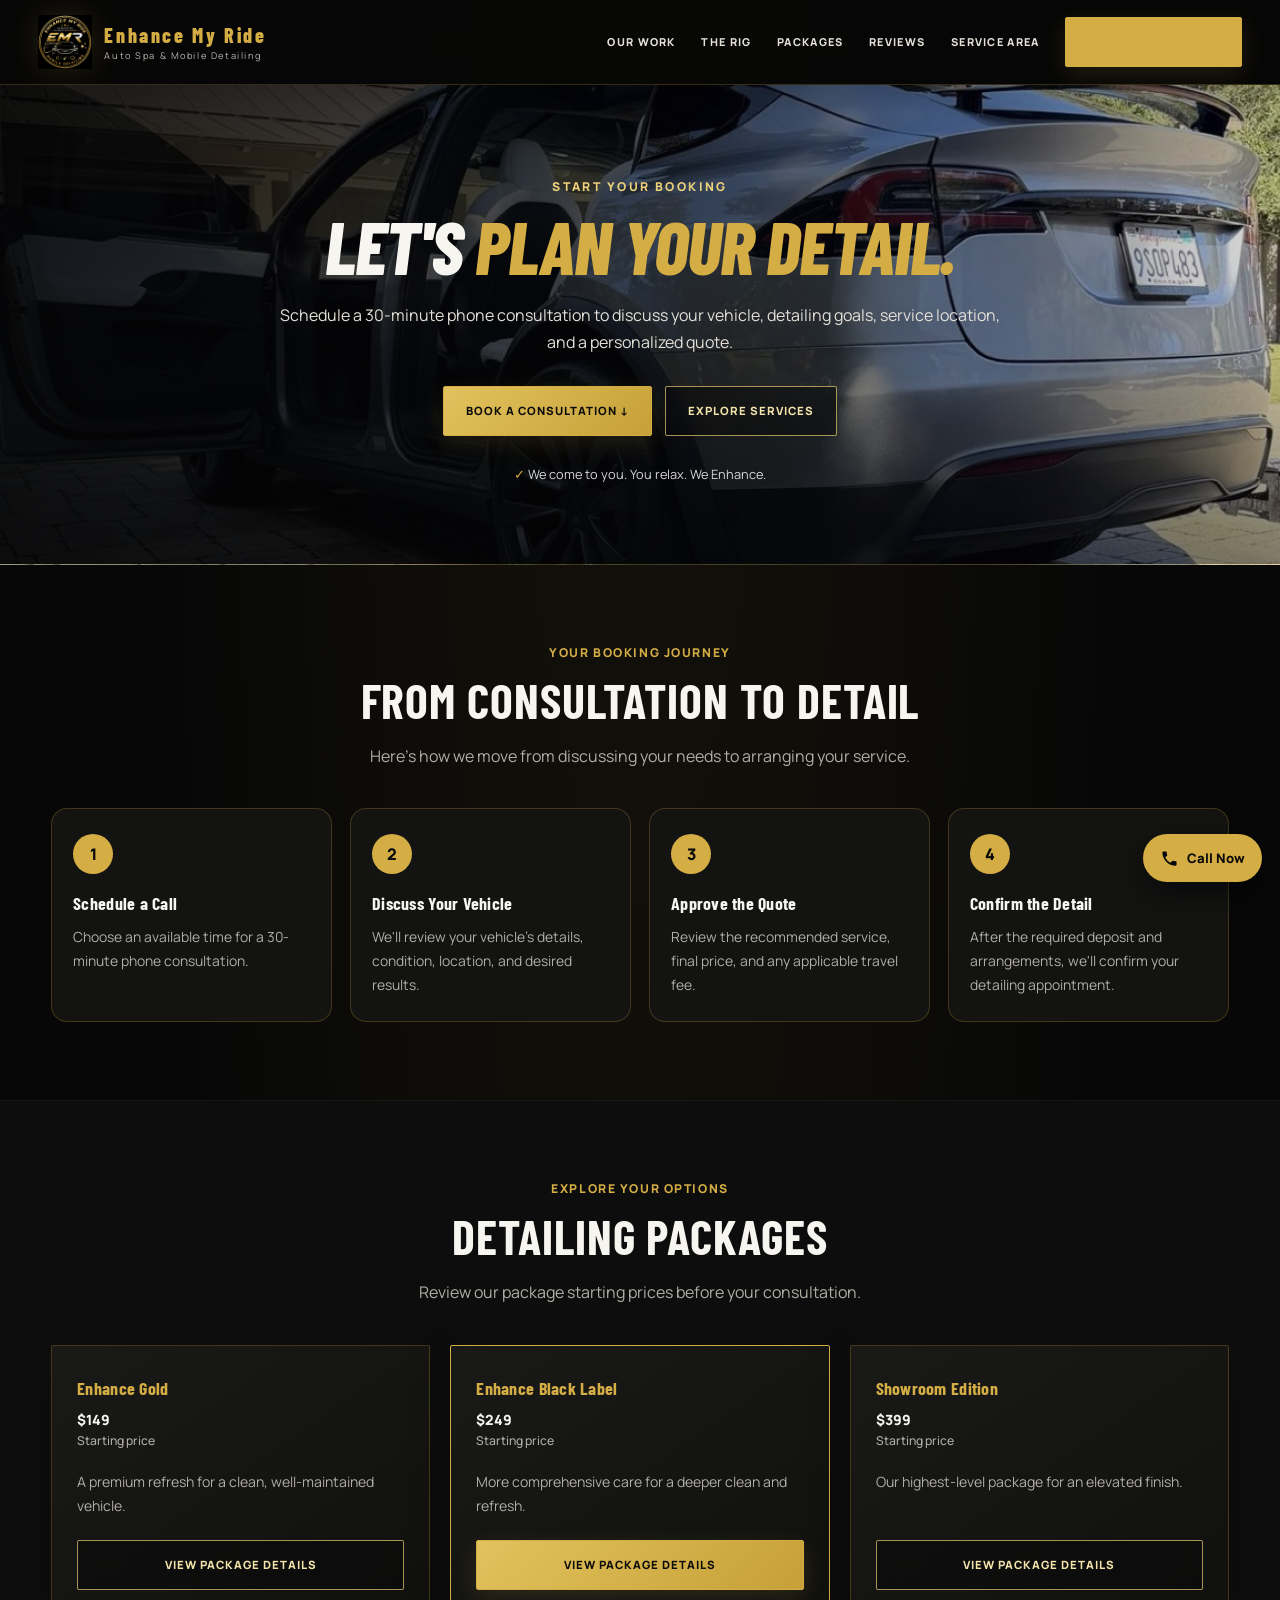
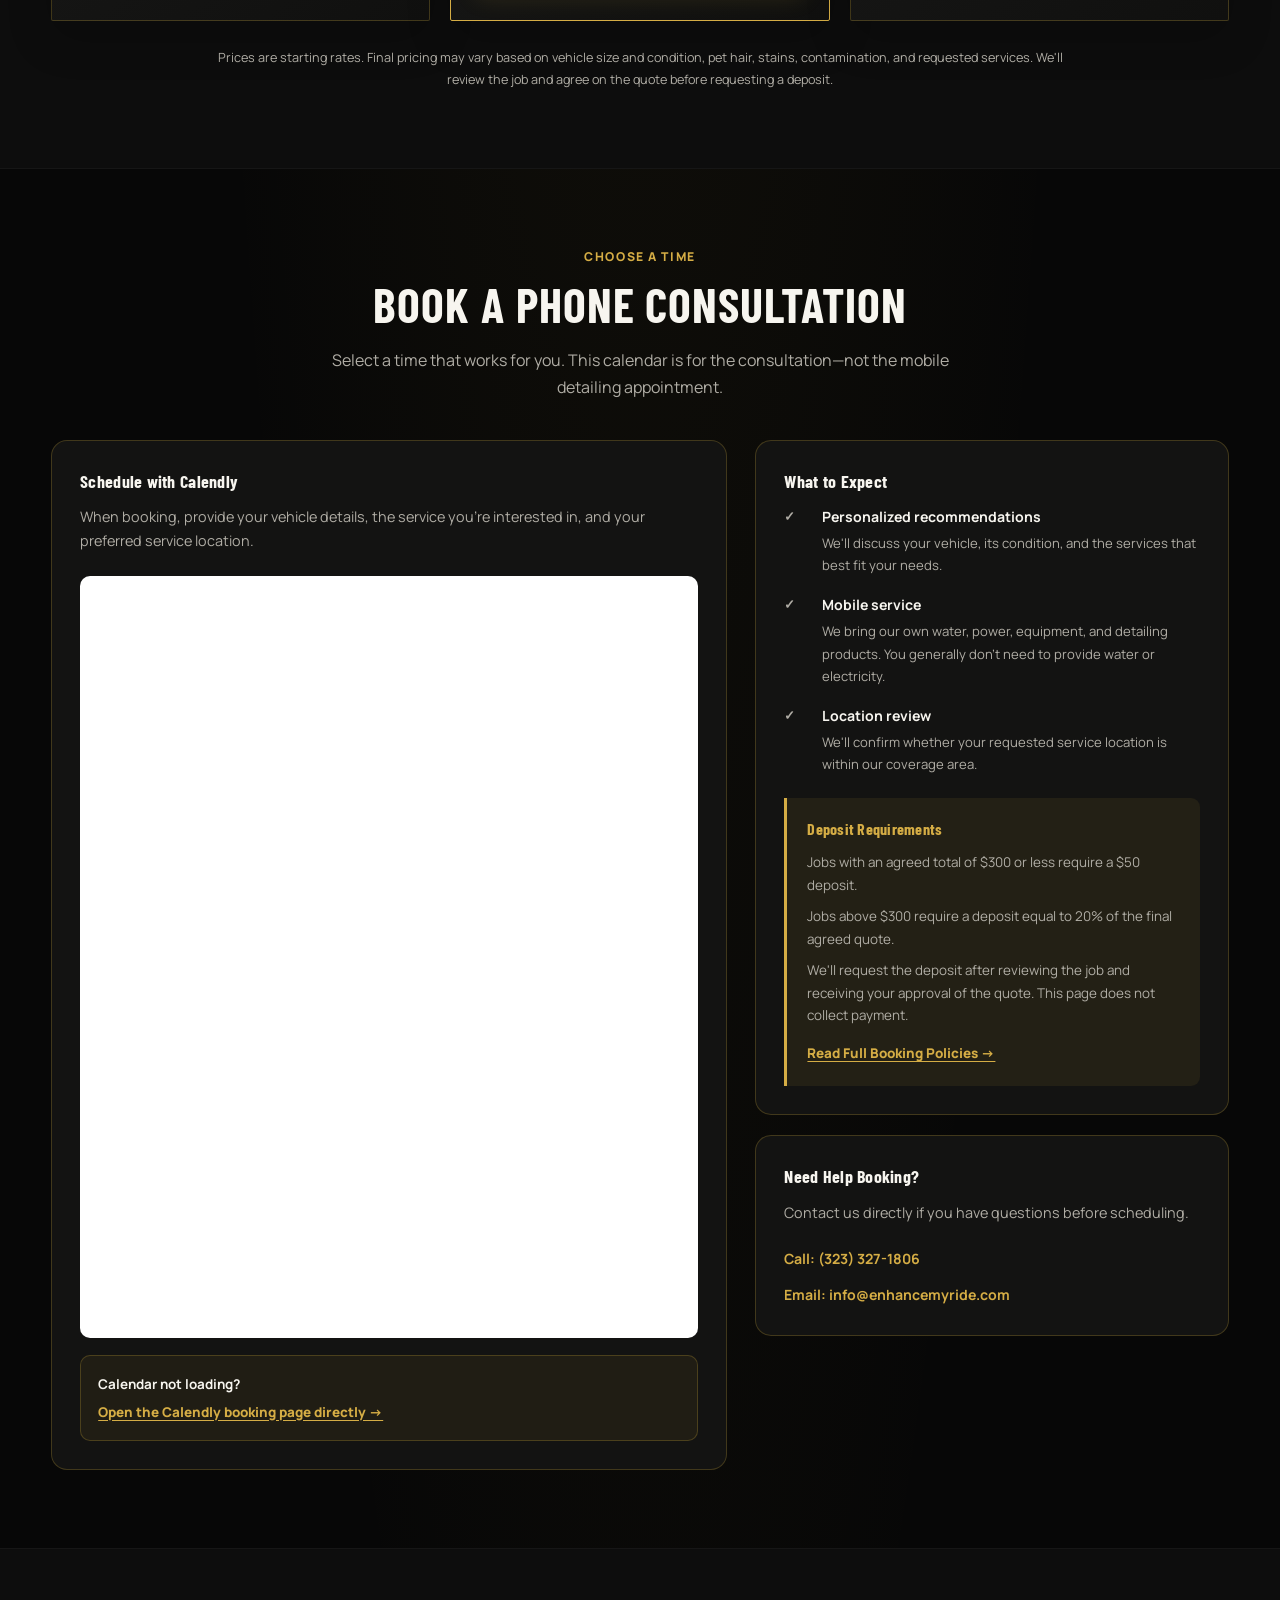
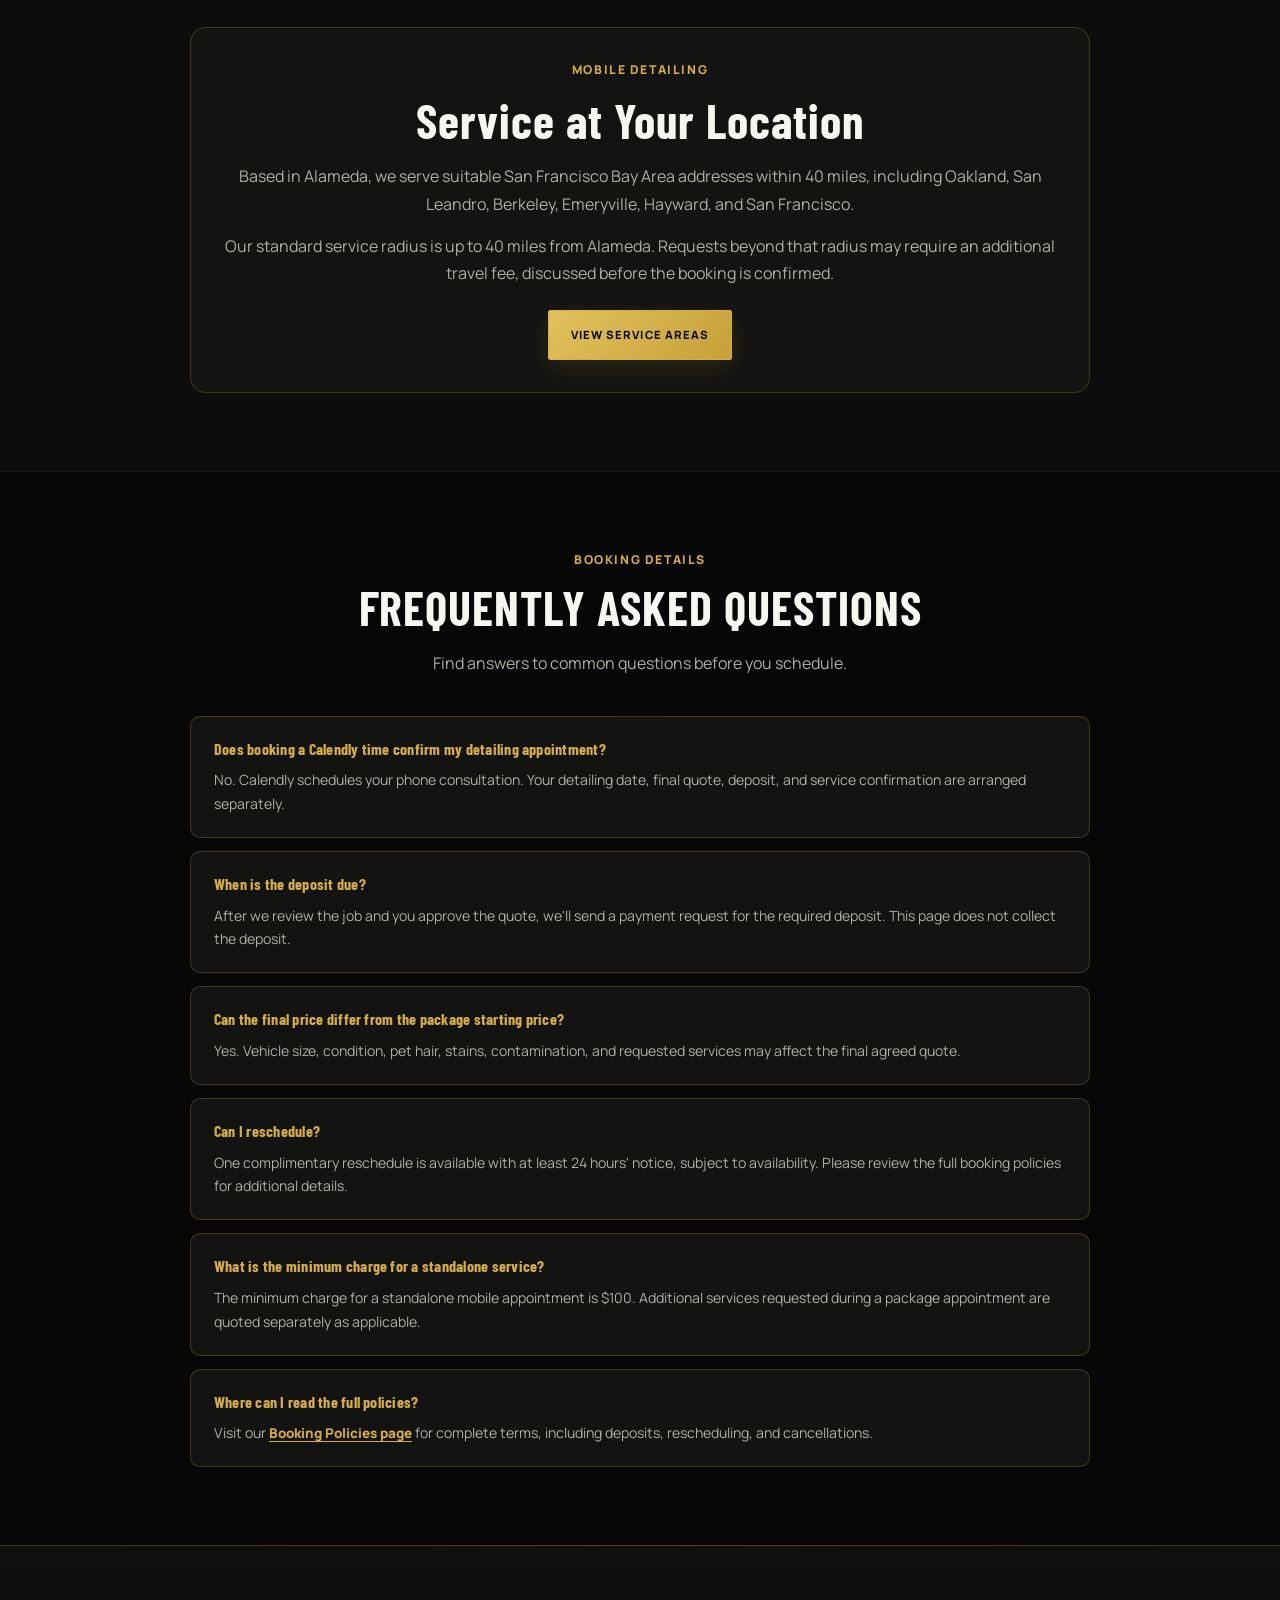
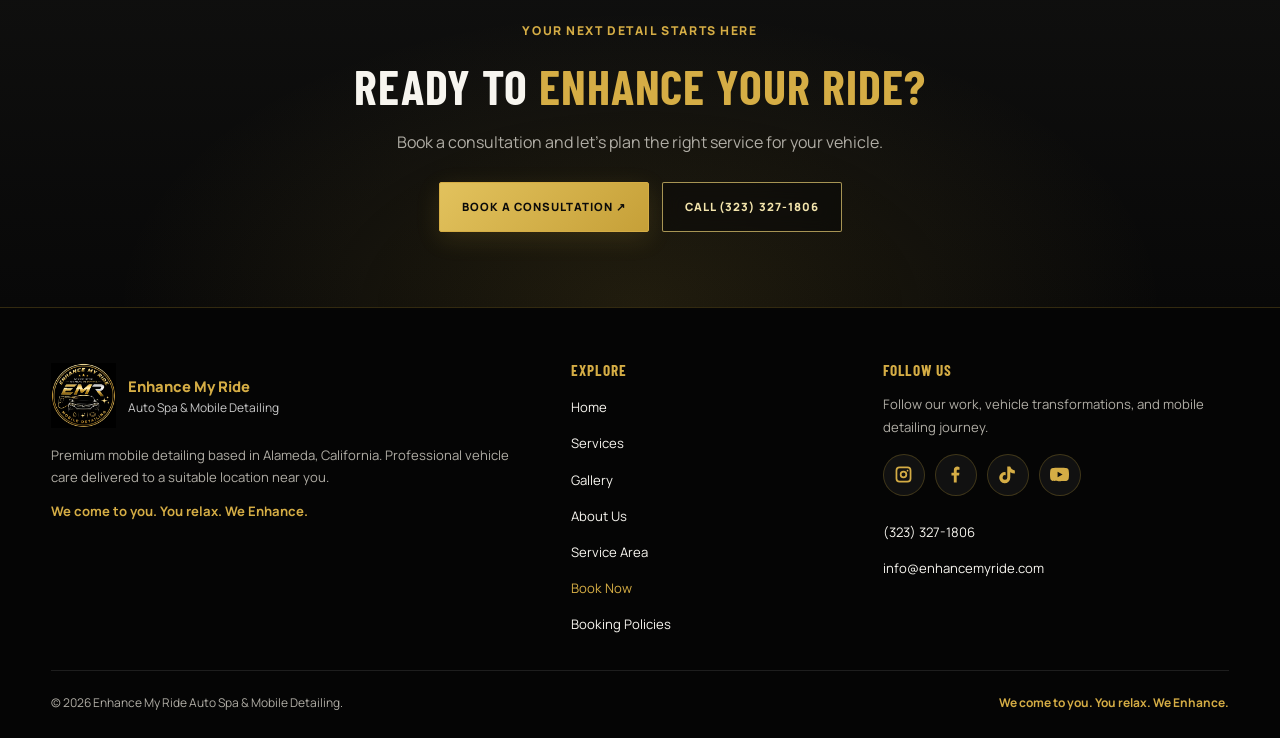
<file: book-now.html>
<!DOCTYPE html>
<html lang="en">
<head>
    <meta charset="UTF-8">
    <meta name="viewport" content="width=device-width, initial-scale=1.0">
    <title>Book Mobile Detailing in Alameda, CA | Enhance My Ride</title>
    <meta name="description" content="Schedule a 30-minute phone consultation for mobile detailing in Alameda and nearby Bay Area communities within 40 miles. Discuss your vehicle and quote.">
    <meta name="theme-color" content="#080808">
    <link rel="canonical" href="https://enhancemyride.com/book-now.html">
    <meta property="og:type" content="website">
    <meta property="og:site_name" content="Enhance My Ride Auto Spa &amp; Mobile Detailing">
    <meta property="og:title" content="Book Mobile Detailing in Alameda, CA | Enhance My Ride">
    <meta property="og:description" content="Schedule a 30-minute phone consultation for detailing at a suitable address in Alameda and the nearby Bay Area.">
    <meta property="og:url" content="https://enhancemyride.com/book-now.html">
    <meta property="og:image" content="https://enhancemyride.com/images/enhance-my-ride-logo.webp">
    <meta name="twitter:card" content="summary">
    <meta name="twitter:title" content="Book Mobile Detailing in Alameda, CA | Enhance My Ride">
    <meta name="twitter:description" content="Book a phone consultation for mobile detailing in Alameda and Bay Area communities within 40 miles.">
    <meta name="twitter:image" content="https://enhancemyride.com/images/enhance-my-ride-logo.webp">
    <link rel="icon" href="images/enhance-my-ride-logo.webp?v=3">
    <link rel="preconnect" href="https://fonts.googleapis.com">
    <link rel="preconnect" href="https://fonts.gstatic.com" crossorigin>
    <link href="https://fonts.googleapis.com/css2?family=Barlow+Condensed:wght@500;600;700;800&family=Manrope:wght@400;500;600;700;800&display=swap" rel="stylesheet">

    <style>
        :root {
            --black: #080808;
            --black-card: #171715;
            --gold: #d4af37;
            --gold-light: #ecd27a;
            --white: #f6f4ee;
            --muted: #aaa69b;
            --line: rgba(212,175,55,.25);
            --max: 1180px;
            --radius: 16px;
        }

        *, *::before, *::after {
            box-sizing: border-box;
            margin: 0;
            padding: 0;
        }

        html {
            scroll-behavior: smooth;
            scroll-padding-top: 100px;
        }

        body {
            min-width: 320px;
            overflow-x: hidden;
            background: var(--black);
            color: var(--white);
            font-family: Montserrat, sans-serif;
            line-height: 1.7;
        }

        a {
            color: inherit;
            text-decoration: none;
        }

        img, svg {
            display: block;
            max-width: 100%;
        }

        button, input, textarea, select {
            font: inherit;
        }

        a:focus-visible, button:focus-visible {
            outline: 3px solid var(--gold-light);
            outline-offset: 4px;
        }

        .container {
            width: min(92%, var(--max));
            margin-inline: auto;
        }

        .gold { color: var(--gold); }

        h1, h2 {
            font-family: "Playfair Display", Georgia, serif;
            line-height: 1.2;
        }

        h1 {
            font-size: clamp(2.5rem, 6vw, 4.6rem);
            margin-bottom: 20px;
        }

        h2 {
            font-size: clamp(2rem, 4vw, 3rem);
            margin-bottom: 18px;
        }

        h3 {
            font-size: 1.12rem;
            line-height: 1.35;
        }

        p { color: var(--muted); }

        .section { padding: 78px 0; }

        .eyebrow {
            margin-bottom: 12px;
            color: var(--gold);
            font-size: .76rem;
            font-weight: 800;
            letter-spacing: .2em;
            text-transform: uppercase;
        }

        .section-heading {
            max-width: 760px;
            margin: 0 auto 38px;
            text-align: center;
        }

        .section-heading > p:last-child {
            max-width: 680px;
            margin-inline: auto;
        }

        .btn {
            display: inline-flex;
            min-height: 48px;
            align-items: center;
            justify-content: center;
            gap: 9px;
            padding: 13px 22px;
            border: 1px solid var(--gold);
            border-radius: 8px;
            font-size: .86rem;
            font-weight: 800;
            line-height: 1.4;
            text-align: center;
            cursor: pointer;
            transition: transform .2s ease, background .2s ease;
        }

        .btn:hover { transform: translateY(-2px); }

        .btn-gold {
            background: var(--gold);
            color: #080808;
        }

        .btn-gold:hover { background: var(--gold-light); }

        .btn-outline {
            background: transparent;
            color: var(--gold);
        }

        .btn-outline:hover { background: rgba(212,175,55,.1); }

        /* Header */

        .site-header {
            position: sticky;
            top: 0;
            z-index: 1000;
            background: rgba(8,8,8,.97);
            border-bottom: 1px solid var(--line);
            backdrop-filter: blur(14px);
        }

        .nav-container {
            position: relative;
            display: flex;
            min-height: 82px;
            align-items: center;
            justify-content: space-between;
            gap: 24px;
        }

        .brand {
            display: flex;
            min-width: 0;
            align-items: center;
            gap: 12px;
        }

        .brand img {
            width: 58px;
            height: 58px;
            flex-shrink: 0;
            object-fit: contain;
        }

        .brand-name {
            display: block;
            color: var(--gold);
            font-size: .96rem;
            font-weight: 800;
            line-height: 1.3;
        }

        .brand-tagline {
            display: block;
            margin-top: 3px;
            color: #c9c9c9;
            font-size: .66rem;
            line-height: 1.4;
        }

        .menu {
            display: none;
            width: 44px;
            height: 44px;
            align-items: center;
            justify-content: center;
            border: 1px solid var(--line);
            border-radius: 8px;
            background: var(--black-card);
            color: var(--gold);
            font-size: 1.5rem;
            cursor: pointer;
        }

        .nav {
            display: flex;
            align-items: center;
            justify-content: flex-end;
            gap: 18px;
        }

        .nav a {
            color: #e7e7e7;
            font-size: .78rem;
            font-weight: 600;
        }

        .nav a:hover,
        .nav a[aria-current="page"] { color: var(--gold); }

        .nav .nav-book {
            padding: 10px 15px;
            border-radius: 6px;
            background: var(--gold);
            color: #080808;
            font-weight: 800;
        }

        .nav .nav-book:hover {
            background: var(--gold-light);
            color: #080808;
        }

        /* Hero */

        .hero {
            padding: 92px 0 78px;
            border-bottom: 1px solid rgba(212,175,55,.15);
            background:
                radial-gradient(ellipse at top, rgba(212,175,55,.15), transparent 65%),
                linear-gradient(180deg, #101010 0%, #080808 100%);
            text-align: center;
        }

        .hero-content {
            max-width: 880px;
            margin-inline: auto;
        }

        .hero h1 span { color: var(--gold); }

        .hero-description {
            max-width: 720px;
            margin-inline: auto;
            font-size: 1rem;
        }

        .hero-actions {
            display: flex;
            justify-content: center;
            flex-wrap: wrap;
            gap: 13px;
            margin-top: 30px;
        }

        .trust-line {
            margin-top: 28px;
            color: #d5d5d5;
            font-size: .8rem;
        }

        .trust-line span { color: var(--gold); }

        /* Booking steps */

        .steps-grid {
            display: grid;
            grid-template-columns: repeat(4, minmax(0,1fr));
            gap: 18px;
        }

        .step-card {
            padding: 25px 21px;
            border: 1px solid var(--line);
            border-radius: var(--radius);
            background: var(--black-card);
        }

        .step-number {
            display: inline-grid;
            width: 40px;
            height: 40px;
            place-items: center;
            margin-bottom: 17px;
            border-radius: 50%;
            background: var(--gold);
            color: #080808;
            font-weight: 800;
        }

        .step-card h3 { margin-bottom: 10px; }
        .step-card p { font-size: .87rem; }

        /* Packages */

        .packages-section {
            border-block: 1px solid rgba(255,255,255,.04);
            background: #0d0d0d;
        }

        .packages-grid {
            display: grid;
            grid-template-columns: repeat(3, minmax(0,1fr));
            align-items: stretch;
            gap: 20px;
        }

        .package-card {
            display: flex;
            flex-direction: column;
            padding: 30px 25px;
            border: 1px solid var(--line);
            border-radius: var(--radius);
            background: var(--black-card);
        }

        .package-card.featured {
            border-color: var(--gold);
            box-shadow: 0 0 28px rgba(212,175,55,.08);
        }

        .package-card h3 {
            margin-bottom: 12px;
            color: var(--gold);
        }

        .package-price {
            margin-bottom: 16px;
            color: var(--white);
            font-size: 2rem;
            font-weight: 800;
            line-height: 1.2;
        }

        .package-price small {
            display: block;
            margin-top: 5px;
            color: var(--muted);
            font-size: .76rem;
            font-weight: 500;
        }

        .package-card p {
            margin-bottom: 22px;
            font-size: .88rem;
        }

        .package-card .btn {
            width: 100%;
            margin-top: auto;
        }

        .price-disclaimer {
            max-width: 850px;
            margin: 26px auto 0;
            font-size: .79rem;
            text-align: center;
        }

        /* Booking calendar and information */

        .booking-layout {
            display: grid;
            grid-template-columns: minmax(0,1fr) minmax(280px,.7fr);
            align-items: start;
            gap: 28px;
        }

        .booking-panel, .info-panel {
            padding: 28px;
            border: 1px solid var(--line);
            border-radius: var(--radius);
            background: var(--black-card);
        }

        .booking-panel h3, .info-panel h3 { margin-bottom: 12px; }

        .booking-panel > p, .info-panel > p {
            margin-bottom: 22px;
            font-size: .9rem;
        }

        .booking-frame-wrap {
            width: 100%;
            min-height: 760px;
            overflow: hidden;
            border: 1px solid rgba(255,255,255,.12);
            border-radius: 10px;
            background: #fff;
        }

        .calendly-inline-widget {
            width: 100%;
            min-width: 0;
            height: 760px;
            background: #fff;
        }

        .booking-fallback {
            margin-top: 17px;
            padding: 17px;
            border: 1px solid var(--line);
            border-radius: 10px;
            background: rgba(212,175,55,.07);
            font-size: .84rem;
        }

        .booking-fallback p { margin-top: 5px; }

        .booking-fallback a, .policy-link {
            color: var(--gold);
            font-weight: 800;
            text-decoration: underline;
            text-underline-offset: 3px;
        }

        .info-panel + .info-panel { margin-top: 20px; }

        .info-list {
            display: grid;
            gap: 17px;
            list-style: none;
        }

        .info-list li {
            display: grid;
            grid-template-columns: 28px minmax(0,1fr);
            align-items: start;
            gap: 10px;
        }

        .info-icon {
            color: var(--gold);
            font-size: 1.05rem;
            font-weight: 800;
        }

        .info-list strong {
            display: block;
            margin-bottom: 3px;
            color: var(--white);
            font-size: .88rem;
        }

        .info-list span {
            display: block;
            color: var(--muted);
            font-size: .82rem;
        }

        .deposit-box {
            margin-top: 22px;
            padding: 20px;
            border-left: 3px solid var(--gold);
            border-radius: 0 9px 9px 0;
            background: rgba(212,175,55,.08);
        }

        .deposit-box h3 {
            color: var(--gold);
            font-size: 1rem;
        }

        .deposit-box p {
            margin-top: 8px;
            font-size: .84rem;
        }

        .policy-link {
            display: inline-block;
            margin-top: 15px;
            font-size: .84rem;
        }

        .contact-links {
            display: grid;
            gap: 12px;
            margin-top: 20px;
        }

        .contact-links a {
            overflow-wrap: anywhere;
            color: var(--gold);
            font-size: .88rem;
            font-weight: 700;
        }

        /* Service area */

        .service-area-box {
            max-width: 900px;
            margin-inline: auto;
            padding: 32px;
            border: 1px solid var(--line);
            border-radius: var(--radius);
            background: var(--black-card);
            text-align: center;
        }

        .service-area-box p { margin-bottom: 15px; }
        .service-area-box p:last-of-type { margin-bottom: 23px; }

        /* FAQ */

        .faq-list {
            display: grid;
            max-width: 900px;
            gap: 13px;
            margin-inline: auto;
        }

        .faq-item {
            padding: 21px 23px;
            border: 1px solid var(--line);
            border-radius: 10px;
            background: var(--black-card);
        }

        .faq-item h3 {
            margin-bottom: 9px;
            color: var(--gold);
            font-size: 1rem;
        }

        .faq-item p { font-size: .88rem; }
        .faq-item .policy-link { margin-top: 0; }

        /* Closing call to action */

        .cta {
            padding: 75px 0;
            border-top: 1px solid var(--line);
            background:
                radial-gradient(ellipse at top, rgba(212,175,55,.1), transparent 70%),
                #0d0d0d;
            text-align: center;
        }

        .cta-content {
            max-width: 850px;
            margin-inline: auto;
        }

        .cta h2 span { color: var(--gold); }
        .cta p { max-width: 720px; margin: 0 auto 20px; }

        .actions {
            display: flex;
            justify-content: center;
            flex-wrap: wrap;
            gap: 13px;
            margin-top: 25px;
        }

        /* Footer */

        .footer {
            padding: 55px 0 25px;
            border-top: 1px solid var(--line);
            background: #050505;
        }

        .footer-top {
            display: grid;
            grid-template-columns: 1.4fr .8fr 1fr;
            gap: 35px;
            padding-bottom: 32px;
        }

        .footer-brand {
            display: flex;
            align-items: center;
            gap: 12px;
            margin-bottom: 16px;
        }

        .footer-logo {
            width: 65px;
            height: 65px;
            flex-shrink: 0;
            object-fit: contain;
        }

        .footer-brand-name, .footer-brand-sub { display: block; }

        .footer-brand-name {
            color: var(--gold);
            font-size: .92rem;
            font-weight: 800;
        }

        .footer-brand-sub {
            color: #c9c9c9;
            font-size: .75rem;
            line-height: 1.5;
        }

        .footer-text {
            margin-bottom: 12px;
            font-size: .82rem;
        }

        .footer-slogan, .footer-tagline {
            color: var(--gold);
            font-size: .82rem;
            font-weight: 700;
        }

        .footer-heading {
            margin-bottom: 15px;
            color: var(--gold);
            font-family: Montserrat, sans-serif;
            font-size: .95rem;
        }

        .footer-links {
            display: grid;
            gap: 9px;
            list-style: none;
        }

        .footer-links a {
            overflow-wrap: anywhere;
            font-size: .82rem;
        }

        .footer-links a:hover, .footer-links a[aria-current="page"] {
            color: var(--gold);
        }

        .socials {
            display: flex;
            flex-wrap: wrap;
            gap: 10px;
            margin-top: 16px;
        }

        .social-link {
            display: grid;
            width: 42px;
            height: 42px;
            flex-shrink: 0;
            place-items: center;
            border: 1px solid var(--line);
            border-radius: 50%;
            background: #111;
            transition: background .2s ease, transform .2s ease;
        }

        .social-link:hover {
            transform: translateY(-2px);
            background: rgba(212,175,55,.12);
        }

        .social-link svg {
            width: 19px;
            height: 19px;
            fill: var(--gold);
        }

        .footer-bottom {
            display: flex;
            align-items: center;
            justify-content: space-between;
            flex-wrap: wrap;
            gap: 10px 20px;
            padding-top: 22px;
            border-top: 1px solid rgba(255,255,255,.1);
        }

        .footer-bottom p { font-size: .75rem; }

        .floating-call {
            position: fixed;
            right: 18px;
            bottom: 18px;
            z-index: 900;
            display: inline-flex;
            min-height: 48px;
            align-items: center;
            justify-content: center;
            gap: 8px;
            padding: 12px 17px;
            border-radius: 999px;
            background: var(--gold);
            color: #080808;
            box-shadow: 0 6px 24px rgba(0,0,0,.45);
            font-size: .82rem;
            font-weight: 800;
        }

        .floating-call svg {
            width: 19px;
            height: 19px;
            fill: currentColor;
        }

        /* Responsive */

        @media (max-width: 1050px) {
            .nav-container { gap: 16px; }
            .nav { gap: 12px; }
            .nav a { font-size: .74rem; }
            .steps-grid { grid-template-columns: repeat(2,minmax(0,1fr)); }
            .booking-layout {
                grid-template-columns: minmax(0,1fr) minmax(260px,.8fr);
                gap: 18px;
            }
            .booking-panel, .info-panel { padding: 22px; }
        }

        @media (max-width: 800px) {
            .nav-container {
                min-height: 76px;
                flex-wrap: wrap;
                padding: 12px 0;
            }

            .brand img { width: 50px; height: 50px; }

            .menu {
                display: inline-flex;
                margin-left: auto;
            }

            .nav {
                display: none;
                width: 100%;
                align-items: stretch;
                flex-direction: column;
                gap: 0;
                padding: 8px 0 12px;
            }

            .nav.is-open { display: flex; }

            .nav a {
                padding: 12px 4px;
                font-size: .88rem;
            }

            .nav .nav-book { text-align: center; }
            .booking-layout { grid-template-columns: 1fr; }
            .footer-top { grid-template-columns: 1fr 1fr; }
            .footer-top > div:first-child { grid-column: 1 / -1; }
        }

        @media (max-width: 600px) {
            .section { padding: 58px 0; }
            .hero { padding: 65px 0 55px; }
            .steps-grid, .packages-grid, .footer-top { grid-template-columns: 1fr; }
            .footer-top > div:first-child { grid-column: auto; }
            .booking-panel, .info-panel { padding: 18px; }
            .booking-frame-wrap { min-height: 780px; }
            .calendly-inline-widget { height: 780px; }
            .footer-bottom { align-items: flex-start; flex-direction: column; }
            .service-area-box { padding: 24px 18px; }
            .floating-call { right: 12px; bottom: 12px; }
        }

        @media (prefers-reduced-motion: reduce) {
            html { scroll-behavior: auto; }
            *, *::before, *::after {
                transition-duration: .01ms !important;
                animation-duration: .01ms !important;
            }
        }
    </style>
  <link rel="stylesheet" href="css/premium.css">
  <link rel="stylesheet" href="css/site-redesign.css">
</head>

<body class="booking-page">
<header class="site-header">
    <div class="container nav-container">
        <a class="brand" href="index.html" aria-label="Enhance My Ride home">
            <img src="images/enhance-my-ride-logo.webp?v=3" alt="Enhance My Ride logo" width="1254" height="1254">
            <span>
                <span class="brand-name">Enhance My Ride</span>
                <span class="brand-tagline">Auto Spa &amp; Mobile Detailing</span>
            </span>
        </a>

        <button class="menu" type="button" aria-label="Open navigation" aria-expanded="false" aria-controls="main-nav">☰</button>

        <nav class="nav" id="main-nav" aria-label="Main navigation">
        <a href="gallery.html">Our Work</a>
        <a href="index.html#the-rig">The Rig</a>
        <a href="services.html#packages">Packages</a>
        <a href="index.html#reviews">Reviews</a>
        <a href="service-area.html">Service Area</a>
        <a href="book-now.html" class="nav-book" aria-current="page">Book Your Detail ↗</a>
      </nav>
    </div>
</header>

<main>
    <section class="hero" data-hero-image="book-now">
        <div class="container hero-content">
            <p class="eyebrow">Start Your Booking</p>
            <h1>Let's <span>Plan Your Detail.</span></h1>
            <p class="hero-description">
                Schedule a 30-minute phone consultation to discuss your vehicle,
                detailing goals, service location, and a personalized quote.
            </p>
            <div class="hero-actions">
                <a class="btn btn-gold" href="#booking">Book a Consultation ↓</a>
                <a class="btn btn-outline" href="services.html">Explore Services</a>
            </div>
            <p class="trust-line"><span>✓</span> We come to you. You relax. We Enhance.</p>
        </div>
    </section>

    <section class="section" aria-labelledby="steps-title">
        <div class="container">
            <div class="section-heading">
                <p class="eyebrow">Your Booking Journey</p>
                <h2 id="steps-title">From Consultation to Detail</h2>
                <p>Here's how we move from discussing your needs to arranging your service.</p>
            </div>

            <div class="steps-grid">
                <article class="step-card">
                    <span class="step-number">1</span>
                    <h3>Schedule a Call</h3>
                    <p>Choose an available time for a 30-minute phone consultation.</p>
                </article>
                <article class="step-card">
                    <span class="step-number">2</span>
                    <h3>Discuss Your Vehicle</h3>
                    <p>We'll review your vehicle's details, condition, location, and desired results.</p>
                </article>
                <article class="step-card">
                    <span class="step-number">3</span>
                    <h3>Approve the Quote</h3>
                    <p>Review the recommended service, final price, and any applicable travel fee.</p>
                </article>
                <article class="step-card">
                    <span class="step-number">4</span>
                    <h3>Confirm the Detail</h3>
                    <p>After the required deposit and arrangements, we'll confirm your detailing appointment.</p>
                </article>
            </div>
        </div>
    </section>

    <section class="section packages-section" aria-labelledby="packages-title">
        <div class="container">
            <div class="section-heading">
                <p class="eyebrow">Explore Your Options</p>
                <h2 id="packages-title">Detailing Packages</h2>
                <p>Review our package starting prices before your consultation.</p>
            </div>

            <div class="packages-grid">
                <article class="package-card">
                    <h3>Enhance Gold</h3>
                    <p class="package-price">$149 <small>Starting price</small></p>
                    <p>A premium refresh for a clean, well-maintained vehicle.</p>
                    <a class="btn btn-outline" href="services.html">View Package Details</a>
                </article>

                <article class="package-card featured">
                    <h3>Enhance Black Label</h3>
                    <p class="package-price">$249 <small>Starting price</small></p>
                    <p>More comprehensive care for a deeper clean and refresh.</p>
                    <a class="btn btn-gold" href="services.html">View Package Details</a>
                </article>

                <article class="package-card">
                    <h3>Showroom Edition</h3>
                    <p class="package-price">$399 <small>Starting price</small></p>
                    <p>Our highest-level package for an elevated finish.</p>
                    <a class="btn btn-outline" href="services.html">View Package Details</a>
                </article>
            </div>

            <p class="price-disclaimer">
                Prices are starting rates. Final pricing may vary based on vehicle
                size and condition, pet hair, stains, contamination, and requested
                services. We'll review the job and agree on the quote before
                requesting a deposit.
            </p>
        </div>
    </section>

    <section class="section" id="booking" aria-labelledby="booking-title">
        <div class="container">
            <div class="section-heading">
                <p class="eyebrow">Choose a Time</p>
                <h2 id="booking-title">Book a Phone Consultation</h2>
                <p>
                    Select a time that works for you. This calendar is for the
                    consultation—not the mobile detailing appointment.
                </p>
            </div>

            <div class="booking-layout">
                <div class="booking-panel">
                    <h3>Schedule with Calendly</h3>
                    <p>
                        When booking, provide your vehicle details, the service
                        you're interested in, and your preferred service location.
                    </p>

                    <div class="booking-frame-wrap">
                        <div
                            class="calendly-inline-widget"
                            data-url="https://calendly.com/enhancemyridemobiledetailing/30min"
                            aria-label="Schedule a consultation with Enhance My Ride">
                        </div>
                    </div>

                    <div class="booking-fallback">
                        <strong>Calendar not loading?</strong>
                        <p>
                            <a href="https://calendly.com/enhancemyridemobiledetailing/30min"
                               target="_blank" rel="noopener noreferrer">
                                Open the Calendly booking page directly →
                            </a>
                        </p>
                    </div>
                </div>

                <aside aria-label="Booking information">
                    <div class="info-panel">
                        <h3>What to Expect</h3>
                        <ul class="info-list">
                            <li>
                                <span class="info-icon">✓</span>
                                <span>
                                    <strong>Personalized recommendations</strong>
                                    We'll discuss your vehicle, its condition,
                                    and the services that best fit your needs.
                                </span>
                            </li>
                            <li>
                                <span class="info-icon">✓</span>
                                <span>
                                    <strong>Mobile service</strong>
                                    We bring our own water, power, equipment,
                                    and detailing products. You generally don't
                                    need to provide water or electricity.
                                </span>
                            </li>
                            <li>
                                <span class="info-icon">✓</span>
                                <span>
                                    <strong>Location review</strong>
                                    We'll confirm whether your requested
                                    service location is within our coverage area.
                                </span>
                            </li>
                        </ul>

                        <div class="deposit-box">
                            <h3>Deposit Requirements</h3>
                            <p>Jobs with an agreed total of $300 or less require a $50 deposit.</p>
                            <p>Jobs above $300 require a deposit equal to 20% of the final agreed quote.</p>
                            <p>We'll request the deposit after reviewing the job and receiving your approval of the quote. This page does not collect payment.</p>
                            <a class="policy-link" href="booking-policies.html">Read Full Booking Policies →</a>
                        </div>
                    </div>

                    <div class="info-panel">
                        <h3>Need Help Booking?</h3>
                        <p>Contact us directly if you have questions before scheduling.</p>
                        <div class="contact-links">
                            <a href="tel:+13233271806">Call: (323) 327-1806</a>
                            <a href="mailto:info@enhancemyride.com">Email: info@enhancemyride.com</a>
                        </div>
                    </div>
                </aside>
            </div>
        </div>
    </section>

    <section class="section packages-section" aria-labelledby="area-title">
        <div class="container">
            <div class="service-area-box">
                <p class="eyebrow">Mobile Detailing</p>
                <h2 id="area-title">Service at Your Location</h2>
                <p>
                    Based in Alameda, we serve suitable San Francisco Bay Area
                    addresses within 40 miles, including Oakland, San Leandro,
                    Berkeley, Emeryville, Hayward, and San Francisco.
                </p>
                <p>
                    Our standard service radius is up to 40 miles from Alameda.
                    Requests beyond that radius may require an additional travel
                    fee, discussed before the booking is confirmed.
                </p>
                <a class="btn btn-gold" href="service-area.html">View Service Areas</a>
            </div>
        </div>
    </section>

    <section class="section" aria-labelledby="faq-title">
        <div class="container">
            <div class="section-heading">
                <p class="eyebrow">Booking Details</p>
                <h2 id="faq-title">Frequently Asked Questions</h2>
                <p>Find answers to common questions before you schedule.</p>
            </div>

            <div class="faq-list">
                <article class="faq-item">
                    <h3>Does booking a Calendly time confirm my detailing appointment?</h3>
                    <p>No. Calendly schedules your phone consultation. Your detailing date, final quote, deposit, and service confirmation are arranged separately.</p>
                </article>

                <article class="faq-item">
                    <h3>When is the deposit due?</h3>
                    <p>After we review the job and you approve the quote, we'll send a payment request for the required deposit. This page does not collect the deposit.</p>
                </article>

                <article class="faq-item">
                    <h3>Can the final price differ from the package starting price?</h3>
                    <p>Yes. Vehicle size, condition, pet hair, stains, contamination, and requested services may affect the final agreed quote.</p>
                </article>

                <article class="faq-item">
                    <h3>Can I reschedule?</h3>
                    <p>One complimentary reschedule is available with at least 24 hours' notice, subject to availability. Please review the full booking policies for additional details.</p>
                </article>

                <article class="faq-item">
                    <h3>What is the minimum charge for a standalone service?</h3>
                    <p>The minimum charge for a standalone mobile appointment is $100. Additional services requested during a package appointment are quoted separately as applicable.</p>
                </article>

                <article class="faq-item">
                    <h3>Where can I read the full policies?</h3>
                    <p>Visit our <a class="policy-link" href="booking-policies.html">Booking Policies page</a> for complete terms, including deposits, rescheduling, and cancellations.</p>
                </article>
            </div>
        </div>
    </section>

    <section class="cta">
        <div class="container cta-content">
            <p class="eyebrow">Your Next Detail Starts Here</p>
            <h2>Ready to <span>Enhance Your Ride?</span></h2>
            <p>
                Book a consultation and let's plan the right service
                for your vehicle.
            </p>
            <div class="actions">
                <a class="btn btn-gold" href="#booking">Book a Consultation ↗</a>
                <a class="btn btn-outline" href="tel:+13233271806">Call (323) 327-1806</a>
            </div>
        </div>
    </section>
</main>

<footer class="footer">
    <div class="container">
        <div class="footer-top">
            <div>
                <a class="footer-brand" href="index.html" aria-label="Enhance My Ride home">
                    <img class="footer-logo"
                         src="images/enhance-my-ride-logo.webp?v=3"
                         alt="Enhance My Ride logo"
                         width="1254" height="1254" loading="lazy" decoding="async">
                    <span>
                        <span class="footer-brand-name">Enhance My Ride</span>
                        <span class="footer-brand-sub">Auto Spa &amp; Mobile Detailing</span>
                    </span>
                </a>
                <p class="footer-text">
                    Premium mobile detailing based in Alameda, California.
                    Professional vehicle care delivered to a suitable location near you.
                </p>
                <p class="footer-slogan">We come to you. You relax. We Enhance.</p>
            </div>

            <div>
                <h2 class="footer-heading">Explore</h2>
                <ul class="footer-links">
                    <li><a href="index.html">Home</a></li>
                    <li><a href="services.html">Services</a></li>
                    <li><a href="gallery.html">Gallery</a></li>
                    <li><a href="about.html">About Us</a></li>
                    <li><a href="service-area.html">Service Area</a></li>
                    <li><a href="book-now.html" aria-current="page">Book Now</a></li>
                    <li><a href="booking-policies.html">Booking Policies</a></li>
                </ul>
            </div>

            <div>
                <h2 class="footer-heading">Follow Us</h2>
                <p class="footer-text">Follow our work, vehicle transformations, and mobile detailing journey.</p>

                <div class="socials">
                    <a class="social-link" href="https://www.instagram.com/enhancemyridemobiledetailing/" target="_blank" rel="noopener noreferrer" aria-label="Instagram">
                        <svg viewBox="0 0 24 24" aria-hidden="true"><path d="M7 2h10a5 5 0 0 1 5 5v10a5 5 0 0 1-5 5H7a5 5 0 0 1-5-5V7a5 5 0 0 1 5-5Zm0 2.2A2.8 2.8 0 0 0 4.2 7v10A2.8 2.8 0 0 0 7 19.8h10a2.8 2.8 0 0 0 2.8-2.8V7A2.8 2.8 0 0 0 17 4.2H7Zm5 3.1a4.7 4.7 0 1 1 0 9.4 4.7 4.7 0 0 1 0-9.4Zm0 2.2a2.5 2.5 0 1 0 0 5 2.5 2.5 0 0 0 0-5Zm5.1-3.4a1.1 1.1 0 1 1 0 2.2 1.1 1.1 0 0 1 0-2.2Z"/></svg>
                    </a>
                    <a class="social-link" href="https://www.facebook.com/enhancemyridemobiledetailing/" target="_blank" rel="noopener noreferrer" aria-label="Facebook">
                        <svg viewBox="0 0 24 24" aria-hidden="true"><path d="M13.5 22v-8.8h3l.45-3.45H13.5V7.55c0-1 .28-1.68 1.72-1.68h1.84V2.78A24 24 0 0 0 14.38 2C11.72 2 9.9 3.62 9.9 6.6v3.15H6.9v3.45h3V22h3.6Z"/></svg>
                    </a>
                    <a class="social-link" href="https://www.tiktok.com/@enhancemyride" target="_blank" rel="noopener noreferrer" aria-label="TikTok">
                        <svg viewBox="0 0 24 24" aria-hidden="true"><path d="M19.6 6.3a6.4 6.4 0 0 1-4.1-4.1V2h-3.8v13.7a2.9 2.9 0 1 1-2-2.75V9.1a7 7 0 1 0 5.8 6.9V9a10 10 0 0 0 5.8 1.85V7.1a6.5 6.5 0 0 1-1.7-.8Z"/></svg>
                    </a>
                    <a class="social-link" href="https://www.youtube.com/@enhancemyride" target="_blank" rel="noopener noreferrer" aria-label="YouTube">
                        <svg viewBox="0 0 24 24" aria-hidden="true"><path d="M23.5 6.2a3 3 0 0 0-2.1-2.1C19.6 3.6 12 3.6 12 3.6s-7.6 0-9.4.5A3 3 0 0 0 .5 6.2 31 31 0 0 0 0 12a31 31 0 0 0 .5 5.8 3 3 0 0 0 2.1 2.1c1.8.5 9.4.5 9.4.5s7.6 0 9.4-.5a3 3 0 0 0 2.1-2.1A31 31 0 0 0 24 12a31 31 0 0 0-.5-5.8ZM9.6 15.6V8.4l6.3 3.6-6.3 3.6Z"/></svg>
                    </a>
                </div>

                <ul class="footer-links" style="margin-top:22px">
                    <li><a href="tel:+13233271806">(323) 327-1806</a></li>
                    <li><a href="mailto:info@enhancemyride.com">info@enhancemyride.com</a></li>
                </ul>
            </div>
        </div>

        <div class="footer-bottom">
            <p>© <span id="current-year">2026</span> Enhance My Ride Auto Spa &amp; Mobile Detailing.</p>
            <p class="footer-tagline">We come to you. You relax. We Enhance.</p>
        </div>
    </div>
</footer>

<a class="floating-call" href="tel:+13233271806" aria-label="Call Enhance My Ride now">
    <svg viewBox="0 0 24 24" aria-hidden="true"><path d="M6.6 10.8a15.1 15.1 0 0 0 6.6 6.6l2.2-2.2a1 1 0 0 1 1-.24 11.3 11.3 0 0 0 3.55.57 1 1 0 0 1 1 1V20a1 1 0 0 1-1 1C10.6 21 3 13.4 3 4a1 1 0 0 1 1-1h3.5a1 1 0 0 1 1 1 11.3 11.3 0 0 0 .57 3.55 1 1 0 0 1-.25 1l-2.22 2.25Z"/></svg>
    <span>Call Now</span>
</a>

<script src="https://assets.calendly.com/assets/external/widget.js" async></script>
<script>
(() => {
    const menuButton = document.querySelector(".menu");
    const nav = document.getElementById("main-nav");

    if (menuButton && nav) {
        menuButton.addEventListener("click", () => {
            const isOpen = nav.classList.toggle("is-open");
            menuButton.setAttribute("aria-expanded", String(isOpen));
            menuButton.setAttribute("aria-label", isOpen ? "Close navigation" : "Open navigation");
            menuButton.textContent = isOpen ? "×" : "☰";
        });

        nav.querySelectorAll("a").forEach((link) => {
            link.addEventListener("click", () => {
                nav.classList.remove("is-open");
                menuButton.setAttribute("aria-expanded", "false");
                menuButton.setAttribute("aria-label", "Open navigation");
                menuButton.textContent = "☰";
            });
        });

        document.addEventListener("keydown", (event) => {
            if (event.key === "Escape") {
                nav.classList.remove("is-open");
                menuButton.setAttribute("aria-expanded", "false");
                menuButton.setAttribute("aria-label", "Open navigation");
                menuButton.textContent = "☰";
            }
        });
    }

    const year = document.getElementById("current-year");
    if (year) year.textContent = new Date().getFullYear();
})();
</script>
</body>
</html>
</file>
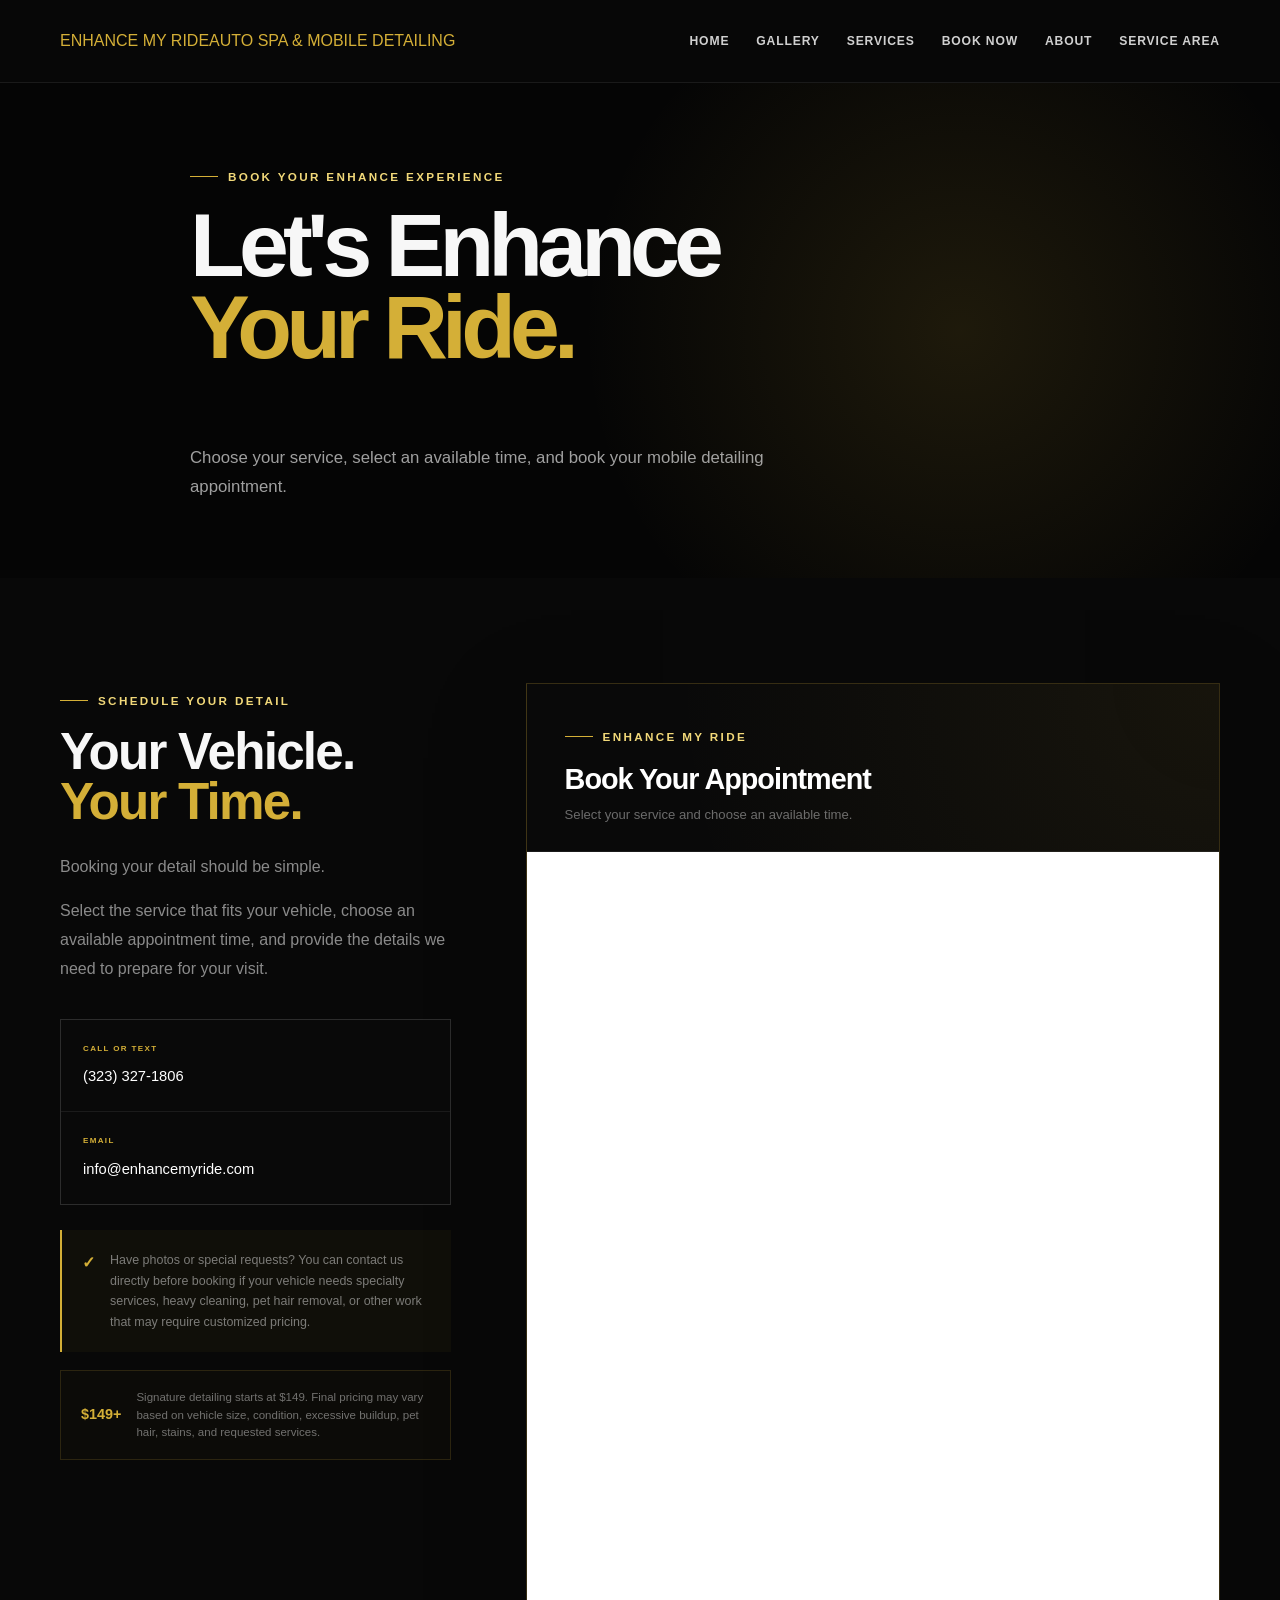
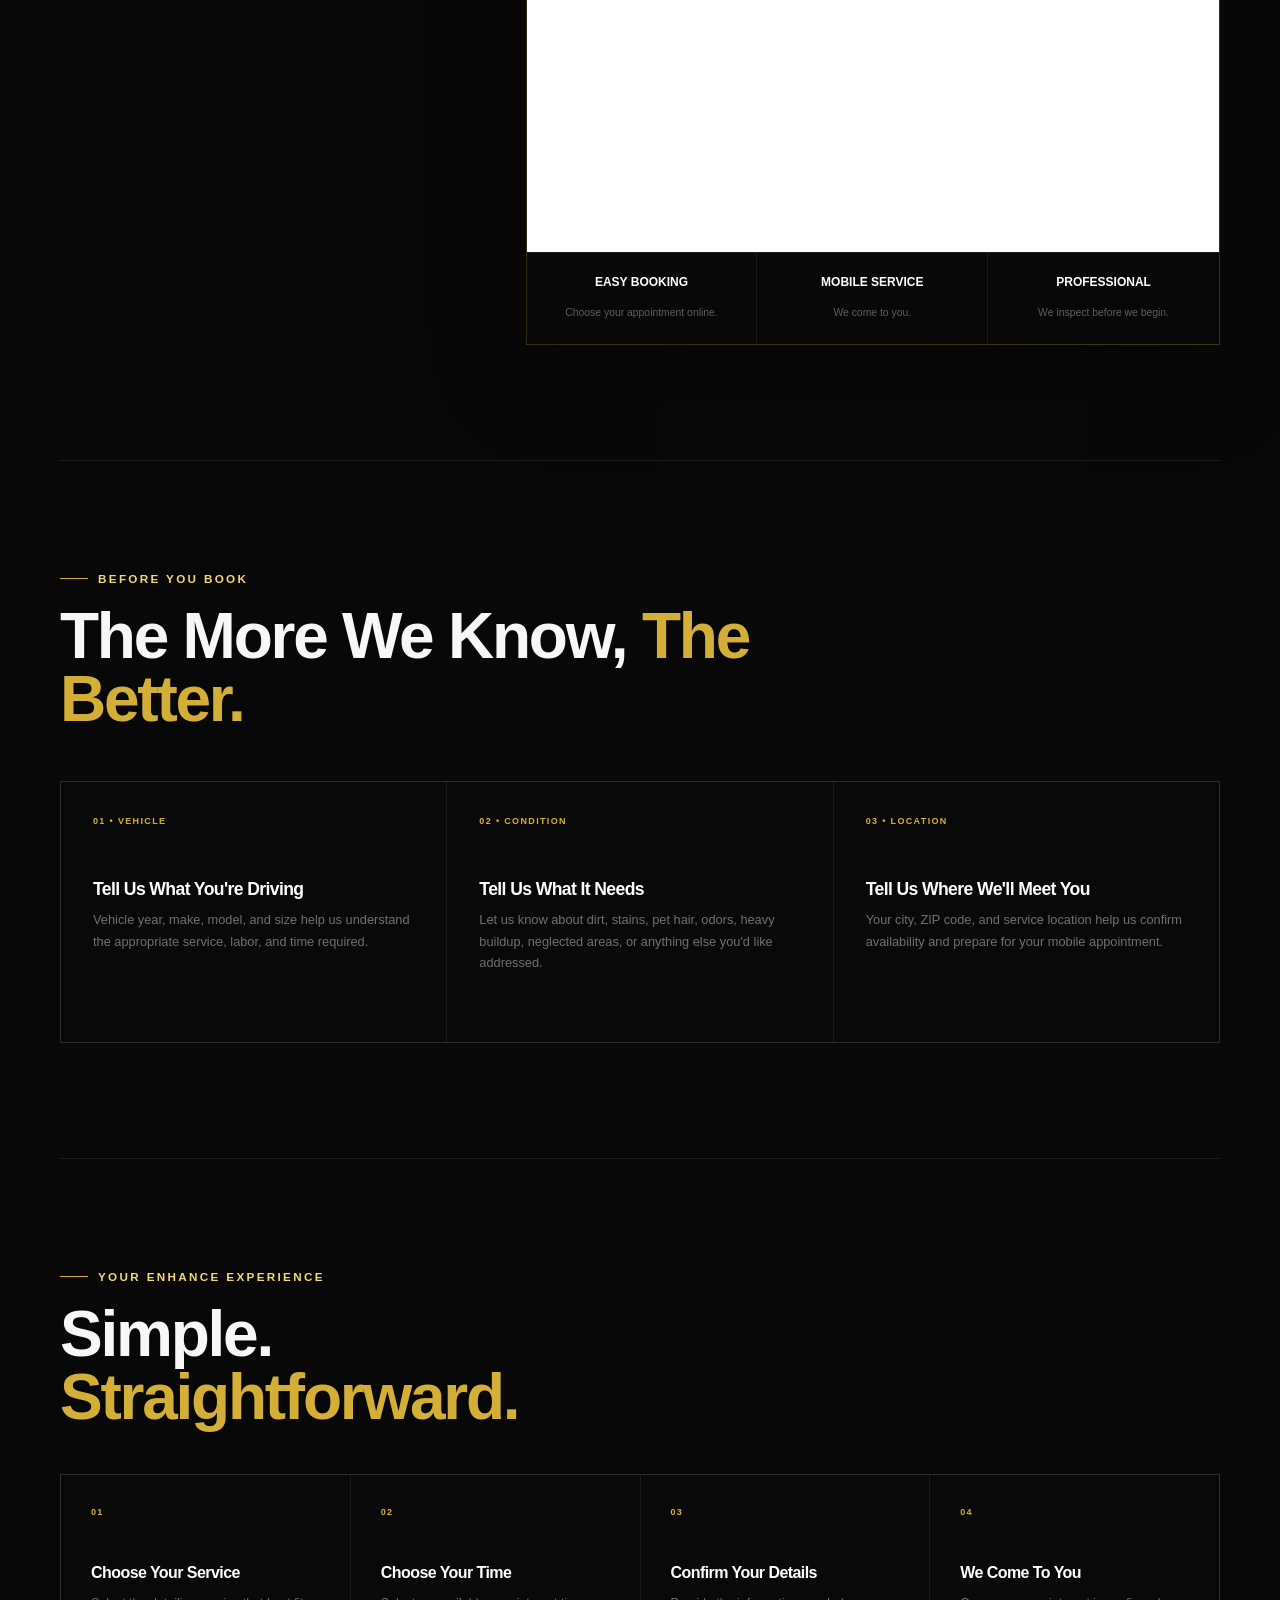
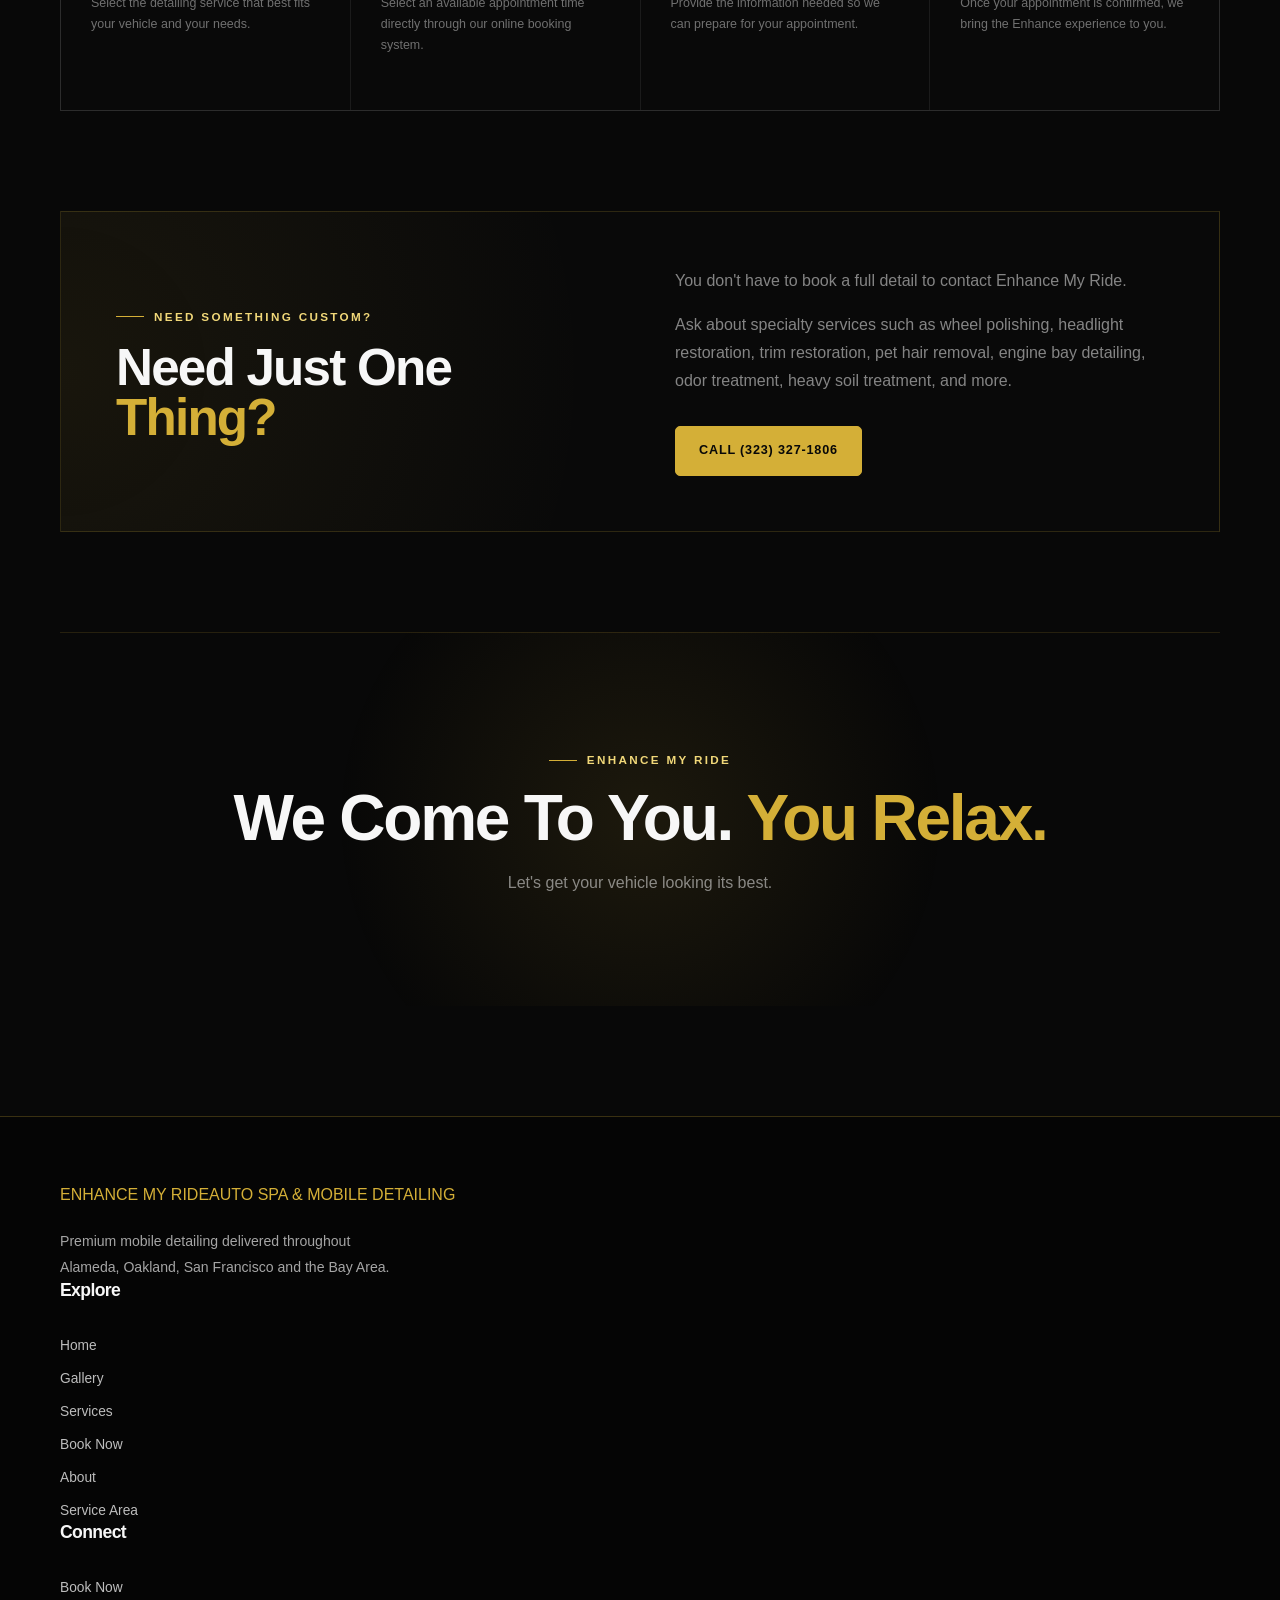
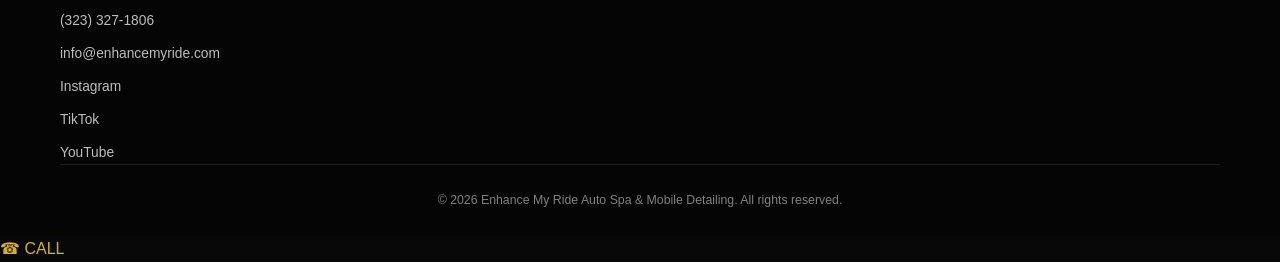
<file: book.html>
<!DOCTYPE html>
<html lang="en">

<head>

    <meta charset="UTF-8">

    <meta
        name="viewport"
        content="width=device-width, initial-scale=1.0"
    >

    <title>
        Book Your Detail | Enhance My Ride Auto Spa & Mobile Detailing
    </title>

    <meta
        name="description"
        content="Book your mobile detailing appointment with Enhance My Ride. Choose your service, select an available time, and let us bring the Enhance experience to you throughout the Bay Area."
    >

    <meta
        name="theme-color"
        content="#050505"
    >

    <meta
        name="robots"
        content="index, follow"
    >

    <link
        rel="stylesheet"
        href="css/style.css"
    >


    <style>

        /* =====================================================
           BOOKING HERO
        ===================================================== */

        .quote-hero {
            min-height: 55vh;

            display: flex;
            align-items: center;

            background:
                radial-gradient(
                    circle at 75% 50%,
                    rgba(212,175,55,.12),
                    transparent 38%
                ),
                #050505;
        }


        .quote-hero .page-hero-content {
            max-width: 900px;
        }


        .quote-hero h1 {
            max-width: 850px;

            font-size:
                clamp(3.4rem, 7vw, 6.3rem);

            line-height: .92;
        }


        .quote-hero h1 span {
            display: block;

            color: #d4af37;
        }


        .quote-hero .page-hero-content > p:last-child {
            max-width: 620px;

            margin-top: 25px;

            color:
                rgba(255,255,255,.62);

            font-size: 1.05rem;

            line-height: 1.75;
        }



        /* =====================================================
           BOOKING SECTION
        ===================================================== */

        .quote-section {
            padding-top: 105px;
            padding-bottom: 110px;
        }


        .quote-layout {
            display: grid;

            grid-template-columns:
                .72fr 1.28fr;

            gap: 75px;

            align-items: start;
        }



        /* =====================================================
           LEFT INTRO
        ===================================================== */

        .quote-intro {
            position: sticky;

            top: 120px;
        }


        .quote-intro h2 {
            max-width: 500px;

            margin-bottom: 25px;

            font-size:
                clamp(2.5rem, 4vw, 4.2rem);

            line-height: .98;
        }


        .quote-intro > p:not(.eyebrow) {
            max-width: 500px;

            color:
                rgba(255,255,255,.53);

            line-height: 1.8;
        }



        /* =====================================================
           CONTACT
        ===================================================== */

        .quote-contact {
            display: grid;

            gap: 1px;

            margin-top: 35px;

            border:
                1px solid
                rgba(255,255,255,.08);

            background:
                rgba(255,255,255,.08);
        }


        .quote-contact > div {
            padding: 22px;

            background: #090909;
        }


        .quote-contact span {
            display: block;

            margin-bottom: 8px;

            color: #d4af37;

            font-size: 8px;

            font-weight: 800;

            letter-spacing: .17em;
        }


        .quote-contact a {
            color: #fff;

            font-size: .92rem;

            transition:
                color .25s ease;
        }


        .quote-contact a:hover {
            color: #d4af37;
        }



        /* =====================================================
           BOOKING NOTE
        ===================================================== */

        .quote-note {
            display: flex;

            gap: 15px;

            margin-top: 25px;

            padding: 20px;

            border-left:
                2px solid
                #d4af37;

            background:
                rgba(212,175,55,.045);
        }


        .quote-note > span {
            flex-shrink: 0;

            color: #d4af37;

            font-weight: 800;
        }


        .quote-note p {
            margin: 0;

            color:
                rgba(255,255,255,.45);

            font-size: .78rem;

            line-height: 1.65;
        }



        /* =====================================================
           STARTING PRICE NOTE
        ===================================================== */

        .quote-starting-price {
            display: flex;

            align-items: center;

            gap: 15px;

            margin-top: 18px;

            padding: 18px 20px;

            border:
                1px solid
                rgba(212,175,55,.16);

            background:
                rgba(212,175,55,.025);
        }


        .quote-starting-price strong {
            flex-shrink: 0;

            color: #d4af37;

            font-size: .9rem;
        }


        .quote-starting-price span {
            color:
                rgba(255,255,255,.42);

            font-size: .72rem;

            line-height: 1.5;
        }



        /* =====================================================
           SETMORE BOOKING CARD
        ===================================================== */

        .quote-form-card {
            overflow: hidden;

            border:
                1px solid
                rgba(212,175,55,.22);

            background:
                radial-gradient(
                    circle at top right,
                    rgba(212,175,55,.07),
                    transparent 38%
                ),
                #090909;

            box-shadow:
                0 30px 90px
                rgba(0,0,0,.25);
        }


        .quote-form-heading {
            padding:
                35px 38px 25px;

            border-bottom:
                1px solid
                rgba(255,255,255,.07);
        }


        .quote-form-heading h3 {
            margin:
                0 0 8px;

            color: #fff;

            font-size: 1.8rem;
        }


        .quote-form-heading p:last-child {
            margin: 0;

            color:
                rgba(255,255,255,.4);

            font-size: .82rem;
        }


        .quote-form-frame {
            width: 100%;

            min-height: 1000px;

            background: #fff;
        }


        .quote-form-frame iframe {
            display: block;

            width: 100%;

            min-height: 1000px;

            border: 0;

            background: #fff;
        }



        /* =====================================================
           FORM TRUST BAR
        ===================================================== */

        .quote-trust-bar {
            display: grid;

            grid-template-columns:
                repeat(3, 1fr);

            border-top:
                1px solid
                rgba(255,255,255,.08);
        }


        .quote-trust-item {
            padding: 20px;

            border-right:
                1px solid
                rgba(255,255,255,.08);

            background: #080808;

            text-align: center;
        }


        .quote-trust-item:last-child {
            border-right: 0;
        }


        .quote-trust-item strong {
            display: block;

            margin-bottom: 5px;

            color: #fff;

            font-size: .75rem;
        }


        .quote-trust-item span {
            color:
                rgba(255,255,255,.35);

            font-size: .65rem;
        }



        /* =====================================================
           WHAT TO EXPECT
        ===================================================== */

        .quote-info-section {
            margin-top: 115px;

            padding-top: 100px;

            border-top:
                1px solid
                rgba(255,255,255,.08);
        }


        .quote-info-heading {
            max-width: 700px;

            margin-bottom: 50px;
        }


        .quote-info-heading h2 {
            margin: 0;

            font-size:
                clamp(2.5rem, 5vw, 4.5rem);

            line-height: .98;
        }


        .quote-info-grid {
            display: grid;

            grid-template-columns:
                repeat(3, 1fr);

            gap: 1px;

            border:
                1px solid
                rgba(255,255,255,.08);

            background:
                rgba(255,255,255,.08);
        }


        .quote-info-card {
            min-height: 260px;

            padding: 32px;

            background: #090909;
        }


        .quote-info-card > span {
            display: block;

            margin-bottom: 50px;

            color: #d4af37;

            font-size: 9px;

            font-weight: 800;

            letter-spacing: .15em;
        }


        .quote-info-card h3 {
            margin-bottom: 10px;

            color: #fff;

            font-size: 1.1rem;
        }


        .quote-info-card p {
            margin: 0;

            color:
                rgba(255,255,255,.42);

            font-size: .8rem;

            line-height: 1.7;
        }



        /* =====================================================
           BOOKING PROCESS
        ===================================================== */

        .quote-process {
            margin-top: 115px;

            padding-top: 100px;

            border-top:
                1px solid
                rgba(255,255,255,.08);
        }


        .quote-process-heading {
            max-width: 650px;

            margin-bottom: 45px;
        }


        .quote-process-heading h2 {
            margin: 0;

            font-size:
                clamp(2.5rem, 5vw, 4.5rem);

            line-height: .98;
        }


        .quote-process-grid {
            display: grid;

            grid-template-columns:
                repeat(4, 1fr);

            gap: 1px;

            border:
                1px solid
                rgba(255,255,255,.08);

            background:
                rgba(255,255,255,.08);
        }


        .quote-process-grid article {
            min-height: 235px;

            padding: 30px;

            background: #090909;
        }


        .quote-process-grid article > span {
            display: block;

            margin-bottom: 45px;

            color: #d4af37;

            font-size: 9px;

            font-weight: 800;

            letter-spacing: .15em;
        }


        .quote-process-grid h3 {
            margin-bottom: 10px;

            color: #fff;

            font-size: 1rem;
        }


        .quote-process-grid p {
            margin: 0;

            color:
                rgba(255,255,255,.42);

            font-size: .78rem;

            line-height: 1.7;
        }



        /* =====================================================
           SPECIALTY SERVICE CTA
        ===================================================== */

        .quote-addon {
            display: grid;

            grid-template-columns:
                1fr 1fr;

            gap: 70px;

            align-items: center;

            margin-top: 100px;

            padding: 55px;

            border:
                1px solid
                rgba(212,175,55,.18);

            background:
                radial-gradient(
                    circle at left,
                    rgba(212,175,55,.08),
                    transparent 45%
                ),
                #090909;
        }


        .quote-addon h2 {
            max-width: 500px;

            margin: 0;

            font-size:
                clamp(2.4rem, 4vw, 4rem);

            line-height: .98;
        }


        .quote-addon > div:last-child p {
            color:
                rgba(255,255,255,.5);

            line-height: 1.75;
        }


        .quote-addon .btn {
            margin-top: 15px;
        }



        /* =====================================================
           FINAL CTA
        ===================================================== */

        .quote-final-cta {
            margin-top: 100px;

            padding:
                110px 30px;

            border-top:
                1px solid
                rgba(212,175,55,.15);

            background:
                radial-gradient(
                    circle at center,
                    rgba(212,175,55,.1),
                    transparent 50%
                );

            text-align: center;
        }


        .quote-final-cta h2 {
            max-width: 850px;

            margin:
                0 auto 20px;

            font-size:
                clamp(2.8rem, 5vw, 5rem);

            line-height: .98;
        }


        .quote-final-cta p:last-child {
            margin: 0;

            color:
                rgba(255,255,255,.5);

            font-size: 1rem;
        }



        /* =====================================================
           RESPONSIVE
        ===================================================== */

        @media (max-width: 950px) {

            .quote-layout {
                grid-template-columns: 1fr;

                gap: 55px;
            }


            .quote-intro {
                position: static;
            }


            .quote-intro h2 {
                max-width: 700px;
            }


            .quote-info-grid {
                grid-template-columns:
                    1fr 1fr;
            }


            .quote-process-grid {
                grid-template-columns:
                    1fr 1fr;
            }

        }



        @media (max-width: 700px) {

            .quote-hero {
                min-height: 48vh;
            }


            .quote-hero h1 {
                font-size:
                    clamp(3rem, 14vw, 4.6rem);
            }


            .quote-section {
                padding-top: 75px;

                padding-bottom: 75px;
            }


            .quote-form-heading {
                padding:
                    28px 22px 20px;
            }


            .quote-form-frame,
            .quote-form-frame iframe {
                min-height: 1000px;
            }


            .quote-trust-bar {
                grid-template-columns: 1fr;
            }


            .quote-trust-item {
                border-right: 0;

                border-bottom:
                    1px solid
                    rgba(255,255,255,.08);
            }


            .quote-trust-item:last-child {
                border-bottom: 0;
            }


            .quote-starting-price {
                align-items: flex-start;

                flex-direction: column;

                gap: 7px;
            }


            .quote-info-section {
                margin-top: 75px;

                padding-top: 75px;
            }


            .quote-info-grid {
                grid-template-columns: 1fr;
            }


            .quote-info-card {
                min-height: auto;

                padding: 30px;
            }


            .quote-info-card > span {
                margin-bottom: 30px;
            }


            .quote-process {
                margin-top: 75px;

                padding-top: 75px;
            }


            .quote-process-grid {
                grid-template-columns: 1fr;
            }


            .quote-process-grid article {
                min-height: auto;
            }


            .quote-process-grid article > span {
                margin-bottom: 25px;
            }


            .quote-addon {
                grid-template-columns: 1fr;

                gap: 25px;

                margin-top: 75px;

                padding:
                    32px 25px;
            }


            .quote-final-cta {
                margin-top: 75px;

                padding:
                    80px 20px;
            }

        }

    </style>

</head>



<body>


<!-- =====================================================
     HEADER
====================================================== -->

<header class="site-header">

    <div class="container nav-container">

        <a
            href="index.html"
            class="logo"
            aria-label="Enhance My Ride home"
        >

            <span class="logo-main">
                ENHANCE MY RIDE
            </span>

            <span class="logo-sub">
                AUTO SPA & MOBILE DETAILING
            </span>

        </a>


        <button
            class="menu-toggle"
            id="menuToggle"
            type="button"
            aria-label="Open navigation menu"
            aria-expanded="false"
        >

            <span></span>
            <span></span>
            <span></span>

        </button>


        <nav
            class="main-nav"
            id="mainNav"
            aria-label="Main navigation"
        >

            <a href="index.html">
                Home
            </a>

            <a href="gallery.html">
                Gallery
            </a>

            <a href="services.html">
                Services
            </a>

            <a
                href="quote.html"
                class="active"
            >
                Book Now
            </a>

            <a href="about.html">
                About
            </a>

            <a href="service-area.html">
                Service Area
            </a>

        </nav>

    </div>

</header>



<!-- =====================================================
     MAIN
====================================================== -->

<main>


<!-- =====================================================
     HERO
====================================================== -->

<section class="page-hero quote-hero">

    <div class="container page-hero-content">

        <p class="eyebrow">
            BOOK YOUR ENHANCE EXPERIENCE
        </p>

        <h1>

            Let's Enhance

            <span>
                Your Ride.
            </span>

        </h1>

        <p>

            Choose your service, select an available time,
            and book your mobile detailing appointment.

        </p>

    </div>

</section>



<!-- =====================================================
     BOOKING
====================================================== -->

<section class="section quote-section">

    <div class="container">


        <div class="quote-layout">


            <!-- =================================================
                 INTRO
            ================================================== -->

            <div class="quote-intro">

                <p class="eyebrow">
                    SCHEDULE YOUR DETAIL
                </p>

                <h2>

                    Your Vehicle.

                    <span class="gold-text">
                        Your Time.
                    </span>

                </h2>

                <p>

                    Booking your detail should be simple.

                </p>

                <p>

                    Select the service that fits your vehicle,
                    choose an available appointment time,
                    and provide the details we need to prepare
                    for your visit.

                </p>


                <div class="quote-contact">


                    <div>

                        <span>
                            CALL OR TEXT
                        </span>

                        <a href="tel:+13233271806">
                            (323) 327-1806
                        </a>

                    </div>


                    <div>

                        <span>
                            EMAIL
                        </span>

                        <a href="mailto:info@enhancemyride.com">
                            info@enhancemyride.com
                        </a>

                    </div>


                </div>


                <div class="quote-note">

                    <span>
                        ✓
                    </span>

                    <p>

                        Have photos or special requests?
                        You can contact us directly before booking
                        if your vehicle needs specialty services,
                        heavy cleaning, pet hair removal, or other
                        work that may require customized pricing.

                    </p>

                </div>


                <div class="quote-starting-price">

                    <strong>
                        $149+
                    </strong>

                    <span>

                        Signature detailing starts at $149.
                        Final pricing may vary based on vehicle size,
                        condition, excessive buildup, pet hair,
                        stains, and requested services.

                    </span>

                </div>

            </div>



            <!-- =================================================
                 SETMORE BOOKING
            ================================================== -->

            <div class="quote-form-card">


                <div class="quote-form-heading">

                    <p class="eyebrow">
                        ENHANCE MY RIDE
                    </p>

                    <h3>
                        Book Your Appointment
                    </h3>

                    <p>
                        Select your service and choose an available time.
                    </p>

                </div>


                <div class="quote-form-frame">

                    <iframe
                        src="https://enhancemyridemobiledetailing.setmore.com"
                        scrolling="yes"
                        width="100%"
                        height="1000"
                        frameborder="0"
                        allow="web-share"
                        title="Enhance My Ride online booking"
                        loading="lazy"
                    ></iframe>

                </div>


                <div class="quote-trust-bar">

                    <div class="quote-trust-item">

                        <strong>
                            EASY BOOKING
                        </strong>

                        <span>
                            Choose your appointment online.
                        </span>

                    </div>


                    <div class="quote-trust-item">

                        <strong>
                            MOBILE SERVICE
                        </strong>

                        <span>
                            We come to you.
                        </span>

                    </div>


                    <div class="quote-trust-item">

                        <strong>
                            PROFESSIONAL
                        </strong>

                        <span>
                            We inspect before we begin.
                        </span>

                    </div>

                </div>

            </div>


        </div>



        <!-- =================================================
             WHAT TO EXPECT
        ================================================== -->

        <section class="quote-info-section">


            <div class="quote-info-heading">

                <p class="eyebrow">
                    BEFORE YOU BOOK
                </p>

                <h2>

                    The More We Know,

                    <span class="gold-text">
                        The Better.
                    </span>

                </h2>

            </div>


            <div class="quote-info-grid">


                <article class="quote-info-card">

                    <span>
                        01 • VEHICLE
                    </span>

                    <h3>
                        Tell Us What You're Driving
                    </h3>

                    <p>

                        Vehicle year, make, model, and size help
                        us understand the appropriate service,
                        labor, and time required.

                    </p>

                </article>


                <article class="quote-info-card">

                    <span>
                        02 • CONDITION
                    </span>

                    <h3>
                        Tell Us What It Needs
                    </h3>

                    <p>

                        Let us know about dirt, stains, pet hair,
                        odors, heavy buildup, neglected areas,
                        or anything else you'd like addressed.

                    </p>

                </article>


                <article class="quote-info-card">

                    <span>
                        03 • LOCATION
                    </span>

                    <h3>
                        Tell Us Where We'll Meet You
                    </h3>

                    <p>

                        Your city, ZIP code, and service location
                        help us confirm availability and prepare
                        for your mobile appointment.

                    </p>

                </article>


            </div>

        </section>



        <!-- =================================================
             PROCESS
        ================================================== -->

        <section class="quote-process">


            <div class="quote-process-heading">

                <p class="eyebrow">
                    YOUR ENHANCE EXPERIENCE
                </p>

                <h2>

                    Simple.

                    <span class="gold-text">
                        Straightforward.
                    </span>

                </h2>

            </div>


            <div class="quote-process-grid">


                <article>

                    <span>
                        01
                    </span>

                    <h3>
                        Choose Your Service
                    </h3>

                    <p>

                        Select the detailing service that best
                        fits your vehicle and your needs.

                    </p>

                </article>


                <article>

                    <span>
                        02
                    </span>

                    <h3>
                        Choose Your Time
                    </h3>

                    <p>

                        Select an available appointment time
                        directly through our online booking system.

                    </p>

                </article>


                <article>

                    <span>
                        03
                    </span>

                    <h3>
                        Confirm Your Details
                    </h3>

                    <p>

                        Provide the information needed so we can
                        prepare for your appointment.

                    </p>

                </article>


                <article>

                    <span>
                        04
                    </span>

                    <h3>
                        We Come To You
                    </h3>

                    <p>

                        Once your appointment is confirmed,
                        we bring the Enhance experience to you.

                    </p>

                </article>


            </div>

        </section>



        <!-- =================================================
             SPECIALTY SERVICE CTA
        ================================================== -->

        <section class="quote-addon">


            <div>

                <p class="eyebrow">
                    NEED SOMETHING CUSTOM?
                </p>

                <h2>

                    Need Just One

                    <span class="gold-text">
                        Thing?
                    </span>

                </h2>

            </div>


            <div>

                <p>

                    You don't have to book a full detail to
                    contact Enhance My Ride.

                </p>

                <p>

                    Ask about specialty services such as
                    wheel polishing, headlight restoration,
                    trim restoration, pet hair removal,
                    engine bay detailing, odor treatment,
                    heavy soil treatment, and more.

                </p>

                <a
                    href="tel:+13233271806"
                    class="btn btn-secondary"
                >
                    Call (323) 327-1806
                </a>

            </div>


        </section>



        <!-- =================================================
             FINAL CTA
        ================================================== -->

        <section class="quote-final-cta">

            <p class="eyebrow">
                ENHANCE MY RIDE
            </p>

            <h2>

                We Come To You.

                <span class="gold-text">
                    You Relax.
                </span>

            </h2>

            <p>
                Let's get your vehicle looking its best.
            </p>

        </section>


    </div>

</section>


</main>



<!-- =====================================================
     FOOTER
====================================================== -->

<footer class="site-footer">

    <div class="container footer-grid">


        <div class="footer-brand">

            <a
                href="index.html"
                class="logo"
            >

                <span class="logo-main">
                    ENHANCE MY RIDE
                </span>

                <span class="logo-sub">
                    AUTO SPA & MOBILE DETAILING
                </span>

            </a>

            <p>

                Premium mobile detailing delivered throughout
                Alameda, Oakland, San Francisco and the Bay Area.

            </p>

        </div>



        <div class="footer-links">

            <h4>
                Explore
            </h4>

            <a href="index.html">
                Home
            </a>

            <a href="gallery.html">
                Gallery
            </a>

            <a href="services.html">
                Services
            </a>

            <a href="quote.html">
                Book Now
            </a>

            <a href="about.html">
                About
            </a>

            <a href="service-area.html">
                Service Area
            </a>

        </div>



        <div class="footer-links">

            <h4>
                Connect
            </h4>

            <a href="quote.html">
                Book Now
            </a>

            <a href="tel:+13233271806">
                (323) 327-1806
            </a>

            <a href="mailto:info@enhancemyride.com">
                info@enhancemyride.com
            </a>

            <a
                href="https://www.instagram.com/enhancemyridemobiledetailing/"
                target="_blank"
                rel="noopener noreferrer"
            >
                Instagram
            </a>

            <a
                href="https://www.tiktok.com/@enhancemyride"
                target="_blank"
                rel="noopener noreferrer"
            >
                TikTok
            </a>

            <a
                href="https://www.youtube.com/@enhancemyridemobiledetailing"
                target="_blank"
                rel="noopener noreferrer"
            >
                YouTube
            </a>

        </div>


    </div>



    <div class="container footer-bottom">

        <p>

            © 2026 Enhance My Ride Auto Spa & Mobile Detailing.
            All rights reserved.

        </p>

    </div>

</footer>



<!-- =====================================================
     FLOATING MOBILE CALL BUTTON
====================================================== -->

<a
    href="tel:+13233271806"
    class="mobile-call-button"
    aria-label="Call Enhance My Ride"
>

    <span class="call-icon">
        ☎
    </span>

    <span>
        CALL
    </span>

</a>



<script src="js/script.js"></script>


</body>

</html>
</file>
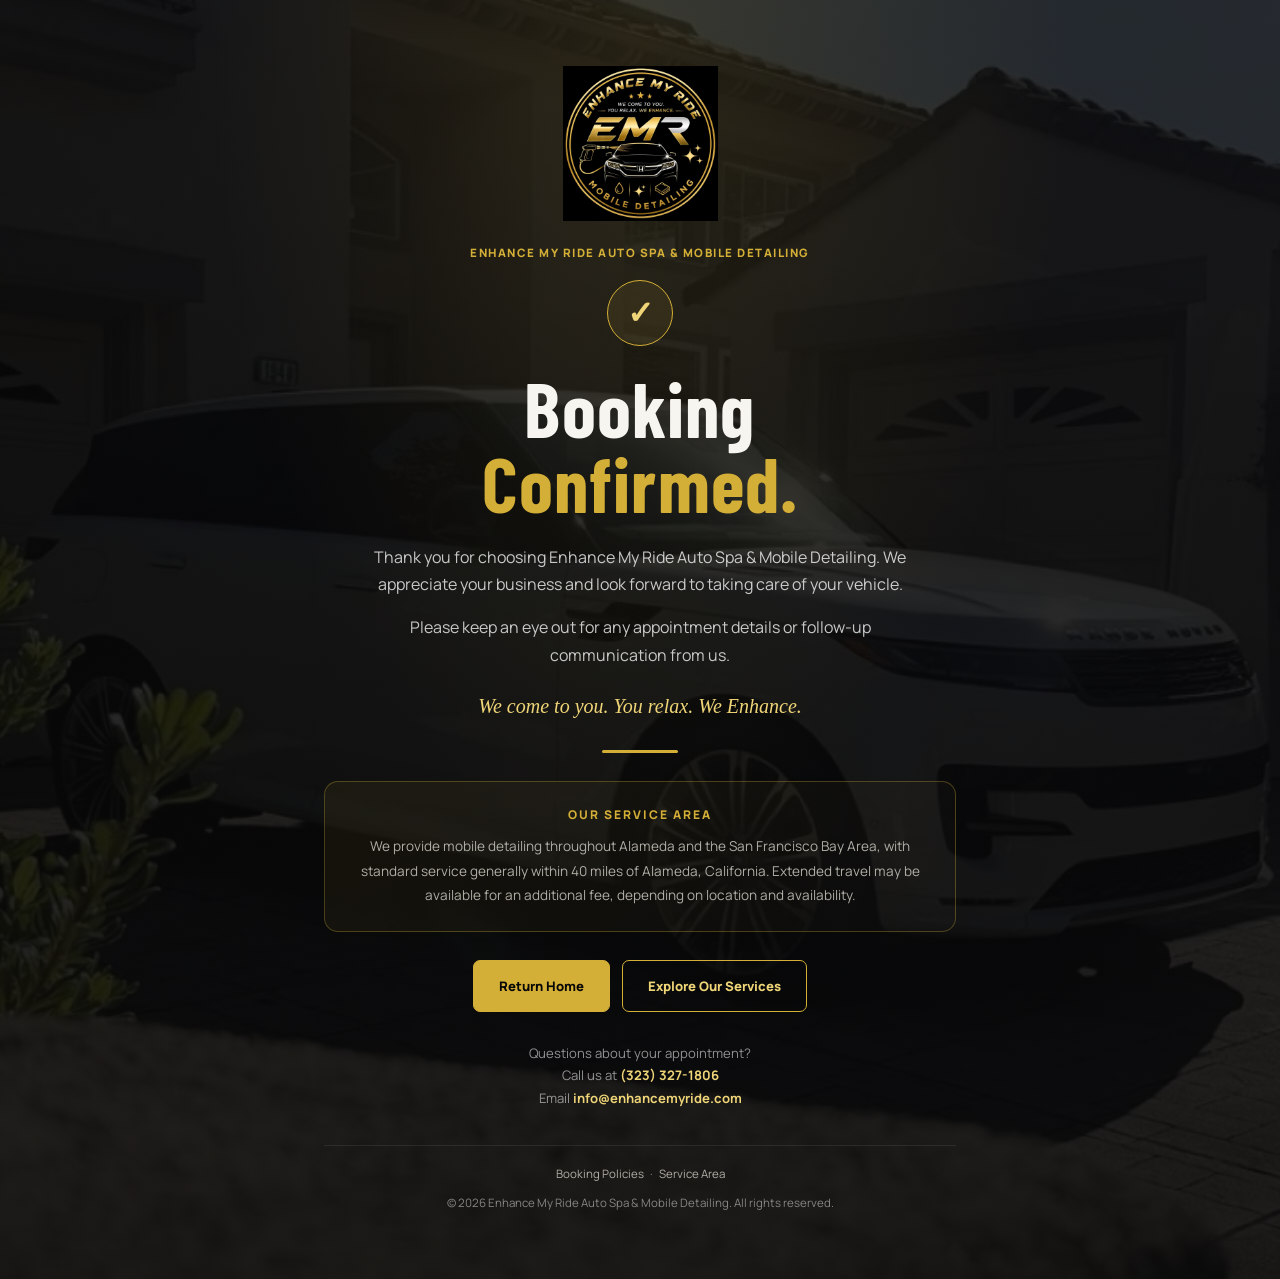
<file: booking-confirmed.html>
<!DOCTYPE html>
<html lang="en">
<head>
  <!-- Google Ads conversion tracking -->
  <script async src="https://www.googletagmanager.com/gtag/js?id=AW-18449761533"></script>
  <script>
    window.dataLayer = window.dataLayer || [];

    function gtag() {
      dataLayer.push(arguments);
    }

    gtag('js', new Date());
    gtag('config', 'AW-18449761533');
  </script>

  <meta charset="UTF-8">
  <meta name="viewport" content="width=device-width, initial-scale=1.0">
  <meta name="robots" content="noindex, nofollow">
  <meta name="theme-color" content="#080808">

  <title>Booking Confirmed | Enhance My Ride Auto Spa &amp; Mobile Detailing</title>

  <link rel="icon" href="images/enhance-my-ride-logo.webp?v=3" type="image/webp">

  <link rel="preconnect" href="https://fonts.googleapis.com">
  <link rel="preconnect" href="https://fonts.gstatic.com" crossorigin>
  <link href="https://fonts.googleapis.com/css2?family=Barlow+Condensed:wght@500;600;700;800&family=Manrope:wght@400;500;600;700;800&display=swap" rel="stylesheet">

  <style>
    :root {
      --black: #080808;
      --black-soft: #111111;
      --gold: #d4af37;
      --gold-light: #f1d778;
      --white: #ffffff;
      --muted: #bdbdbd;
      --border: rgba(212, 175, 55, 0.3);
    }

    * {
      box-sizing: border-box;
      margin: 0;
      padding: 0;
    }

    html {
      scroll-behavior: smooth;
    }

    body {
      min-height: 100vh;
      display: flex;
      align-items: center;
      justify-content: center;
      padding: 30px 16px;
      background:
        radial-gradient(
          ellipse at top,
          rgba(212, 175, 55, 0.12),
          transparent 48%
        ),
        var(--black);
      color: var(--white);
      font-family: 'Montserrat', sans-serif;
      text-align: center;
      line-height: 1.7;
    }

    .container {
      width: 100%;
      max-width: 680px;
      margin: auto;
      padding: 36px 24px;
    }

    .logo {
      display: block;
      width: min(190px, 58%);
      max-height: 155px;
      object-fit: contain;
      margin: 0 auto 22px;
    }

    .eyebrow {
      margin-bottom: 17px;
      color: var(--gold);
      font-size: 0.72rem;
      font-weight: 800;
      letter-spacing: 3px;
      text-transform: uppercase;
    }

    h1 {
      margin-bottom: 24px;
      font-family: 'Playfair Display', serif;
      font-size: clamp(2.7rem, 8vw, 4.8rem);
      line-height: 1.08;
    }

    .gold {
      display: block;
      color: var(--gold);
    }

    .confirmation-icon {
      display: flex;
      align-items: center;
      justify-content: center;
      width: 66px;
      height: 66px;
      margin: 0 auto 24px;
      border: 1px solid var(--gold);
      border-radius: 50%;
      background: rgba(212, 175, 55, 0.09);
      color: var(--gold-light);
      font-size: 2rem;
      font-weight: 700;
    }

    .message {
      max-width: 570px;
      margin: 0 auto 16px;
      color: rgba(255, 255, 255, 0.76);
      font-size: 1rem;
    }

    .tagline {
      margin-top: 20px;
      color: var(--gold-light);
      font-family: 'Playfair Display', serif;
      font-size: 1.25rem;
      font-style: italic;
    }

    .divider {
      width: 76px;
      height: 3px;
      margin: 27px auto;
      border-radius: 5px;
      background: var(--gold);
    }

    .service-area {
      margin-top: 28px;
      padding: 23px 20px;
      border: 1px solid var(--border);
      border-radius: 14px;
      background: linear-gradient(
        135deg,
        rgba(212, 175, 55, 0.07),
        rgba(255, 255, 255, 0.015)
      );
    }

    .service-area strong {
      display: block;
      margin-bottom: 9px;
      color: var(--gold);
      font-size: 0.75rem;
      font-weight: 800;
      letter-spacing: 2px;
      text-transform: uppercase;
    }

    .service-area p {
      color: var(--muted);
      font-size: 0.85rem;
      line-height: 1.8;
    }

    .button-group {
      display: flex;
      flex-wrap: wrap;
      justify-content: center;
      gap: 12px;
      margin-top: 28px;
    }

    .button {
      display: inline-flex;
      align-items: center;
      justify-content: center;
      min-height: 49px;
      padding: 14px 25px;
      border: 1px solid var(--gold);
      border-radius: 7px;
      background: var(--gold);
      color: var(--black);
      font-size: 0.82rem;
      font-weight: 800;
      text-decoration: none;
      transition:
        transform 0.2s ease,
        background 0.2s ease,
        color 0.2s ease;
    }

    .button:hover,
    .button:focus-visible {
      transform: translateY(-2px);
      background: var(--gold-light);
      outline: none;
    }

    .button-secondary {
      background: transparent;
      color: var(--gold-light);
    }

    .button-secondary:hover,
    .button-secondary:focus-visible {
      background: rgba(212, 175, 55, 0.1);
      color: var(--gold-light);
    }

    .contact {
      margin-top: 30px;
      color: rgba(255, 255, 255, 0.55);
      font-size: 0.82rem;
    }

    .contact a {
      color: var(--gold-light);
      font-weight: 700;
      text-decoration: none;
    }

    .contact a:hover {
      text-decoration: underline;
    }

    footer {
      margin-top: 36px;
      padding-top: 18px;
      border-top: 1px solid rgba(255, 255, 255, 0.08);
      color: #858585;
      font-size: 0.72rem;
    }

    footer a {
      color: var(--muted);
      text-decoration: none;
    }

    footer a:hover {
      color: var(--gold-light);
    }

    @media (max-width: 480px) {
      .container {
        padding: 20px 5px;
      }

      .logo {
        width: min(165px, 55%);
      }

      h1 {
        font-size: clamp(2.5rem, 12vw, 3.5rem);
      }

      .message {
        font-size: 0.92rem;
      }

      .service-area {
        padding: 20px 15px;
      }

      .button-group {
        flex-direction: column;
      }

      .button {
        width: 100%;
      }
    }

    @media (prefers-reduced-motion: reduce) {
      *,
      *::before,
      *::after {
        scroll-behavior: auto !important;
        transition: none !important;
      }
    }
  </style>
  <link rel="stylesheet" href="css/premium.css">
</head>

<body class="confirmation-page" data-hero-image="booking-confirmed">
  <main class="container">
    <a href="index.html" aria-label="Enhance My Ride home">
      <img
        class="logo"
        src="images/enhance-my-ride-logo.webp?v=3"
        alt="Enhance My Ride Auto Spa & Mobile Detailing"
      >
    </a>

    <div class="eyebrow">Enhance My Ride Auto Spa &amp; Mobile Detailing</div>

    <div class="confirmation-icon" aria-hidden="true">✓</div>

    <h1>
      Booking
      <span class="gold">Confirmed.</span>
    </h1>

    <p class="message">
      Thank you for choosing Enhance My Ride Auto Spa &amp;
      Mobile Detailing. We appreciate your business and look
      forward to taking care of your vehicle.
    </p>

    <p class="message">
      Please keep an eye out for any appointment details or
      follow-up communication from us.
    </p>

    <p class="tagline">
      We come to you. You relax. We Enhance.
    </p>

    <div class="divider"></div>

    <section class="service-area">
      <strong>Our Service Area</strong>
      <p>
        We provide mobile detailing throughout Alameda and the
        San Francisco Bay Area, with standard service generally
        within 40 miles of Alameda, California. Extended travel
        may be available for an additional fee, depending on
        location and availability.
      </p>
    </section>

    <div class="button-group">
      <a class="button" href="index.html">Return Home</a>
      <a class="button button-secondary" href="services.html">Explore Our Services</a>
    </div>

    <div class="contact">
      Questions about your appointment?<br>
      Call us at <a href="tel:+13233271806">(323) 327-1806</a>
      <br>
      Email <a href="mailto:info@enhancemyride.com">info@enhancemyride.com</a>
    </div>

    <footer>
      <p>
        <a href="booking-policies.html">Booking Policies</a>
        &nbsp; · &nbsp;
        <a href="service-area.html">Service Area</a>
      </p>
      <p style="margin-top: 10px;">
        &copy; <span id="year"></span>
        Enhance My Ride Auto Spa &amp; Mobile Detailing.
        All rights reserved.
      </p>
    </footer>
  </main>

  <script>
    document.getElementById('year').textContent =
      new Date().getFullYear();
  </script>
</body>
</html>
</file>
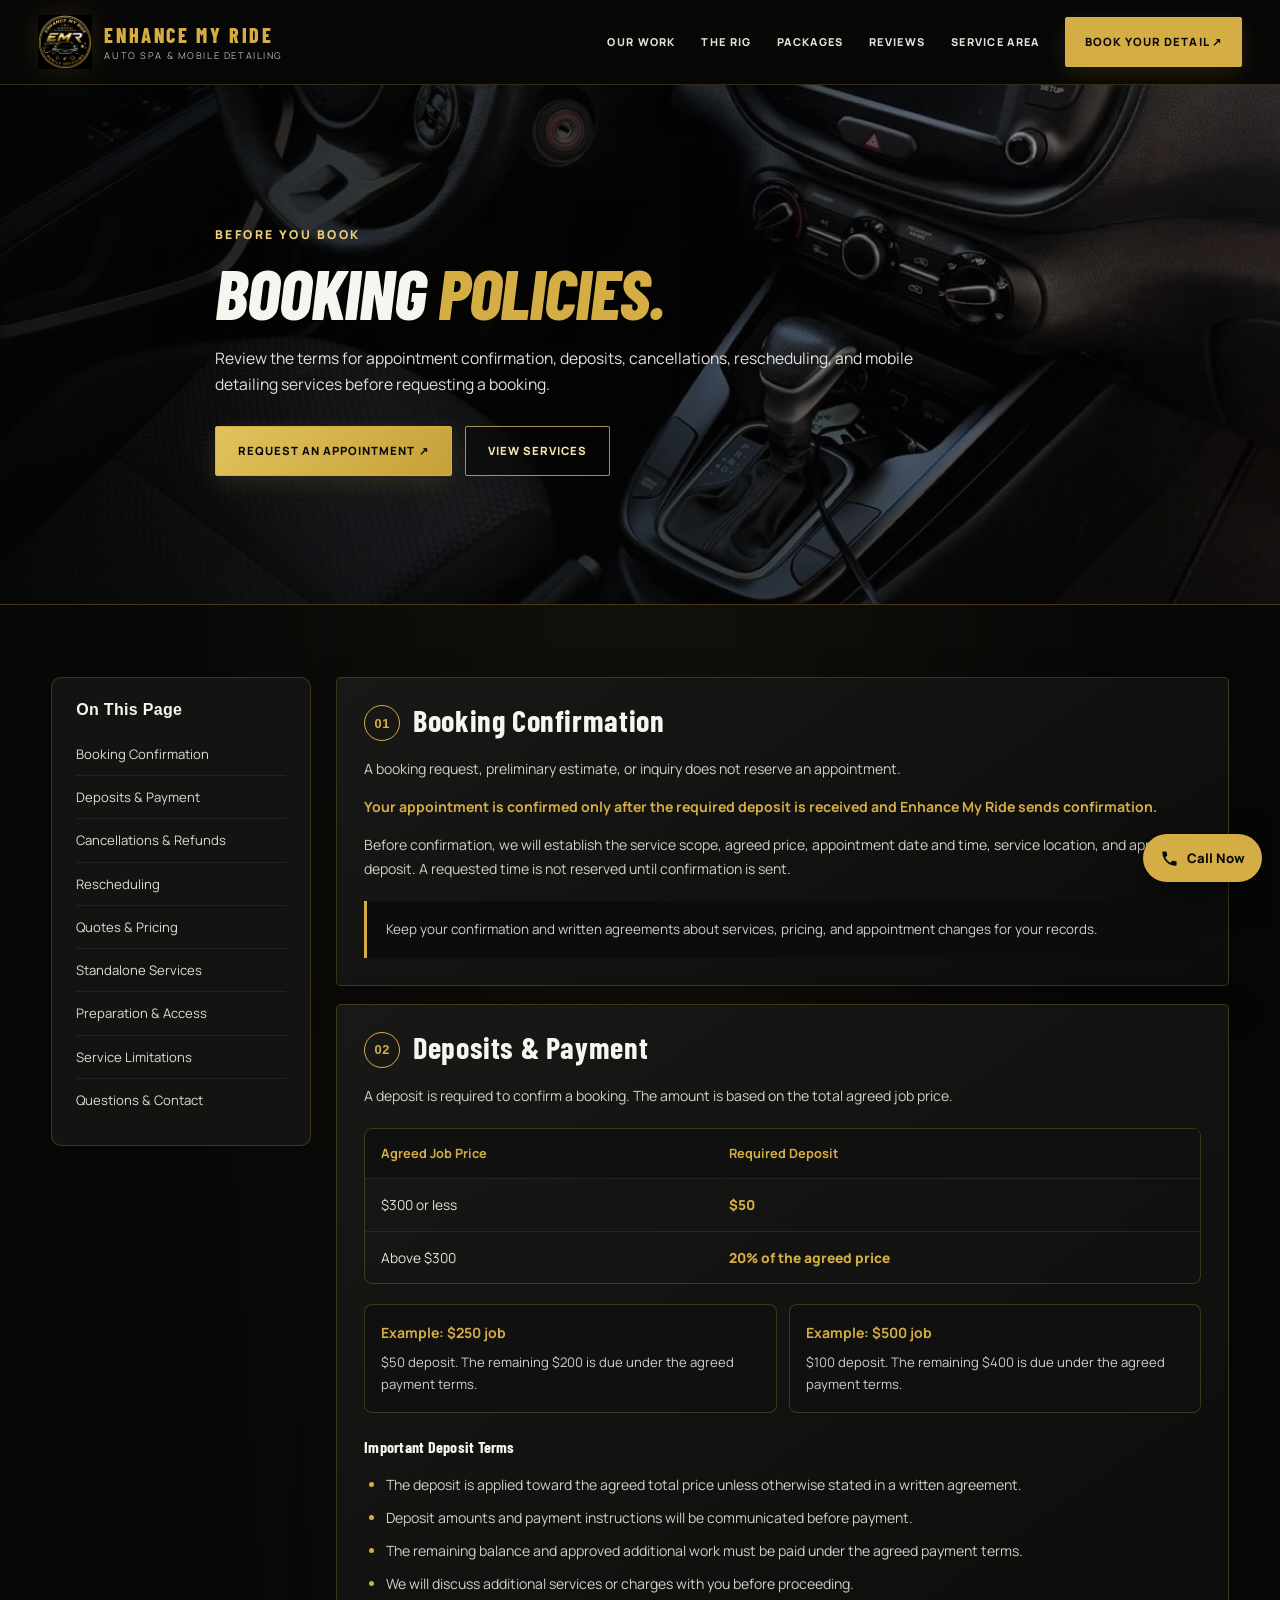
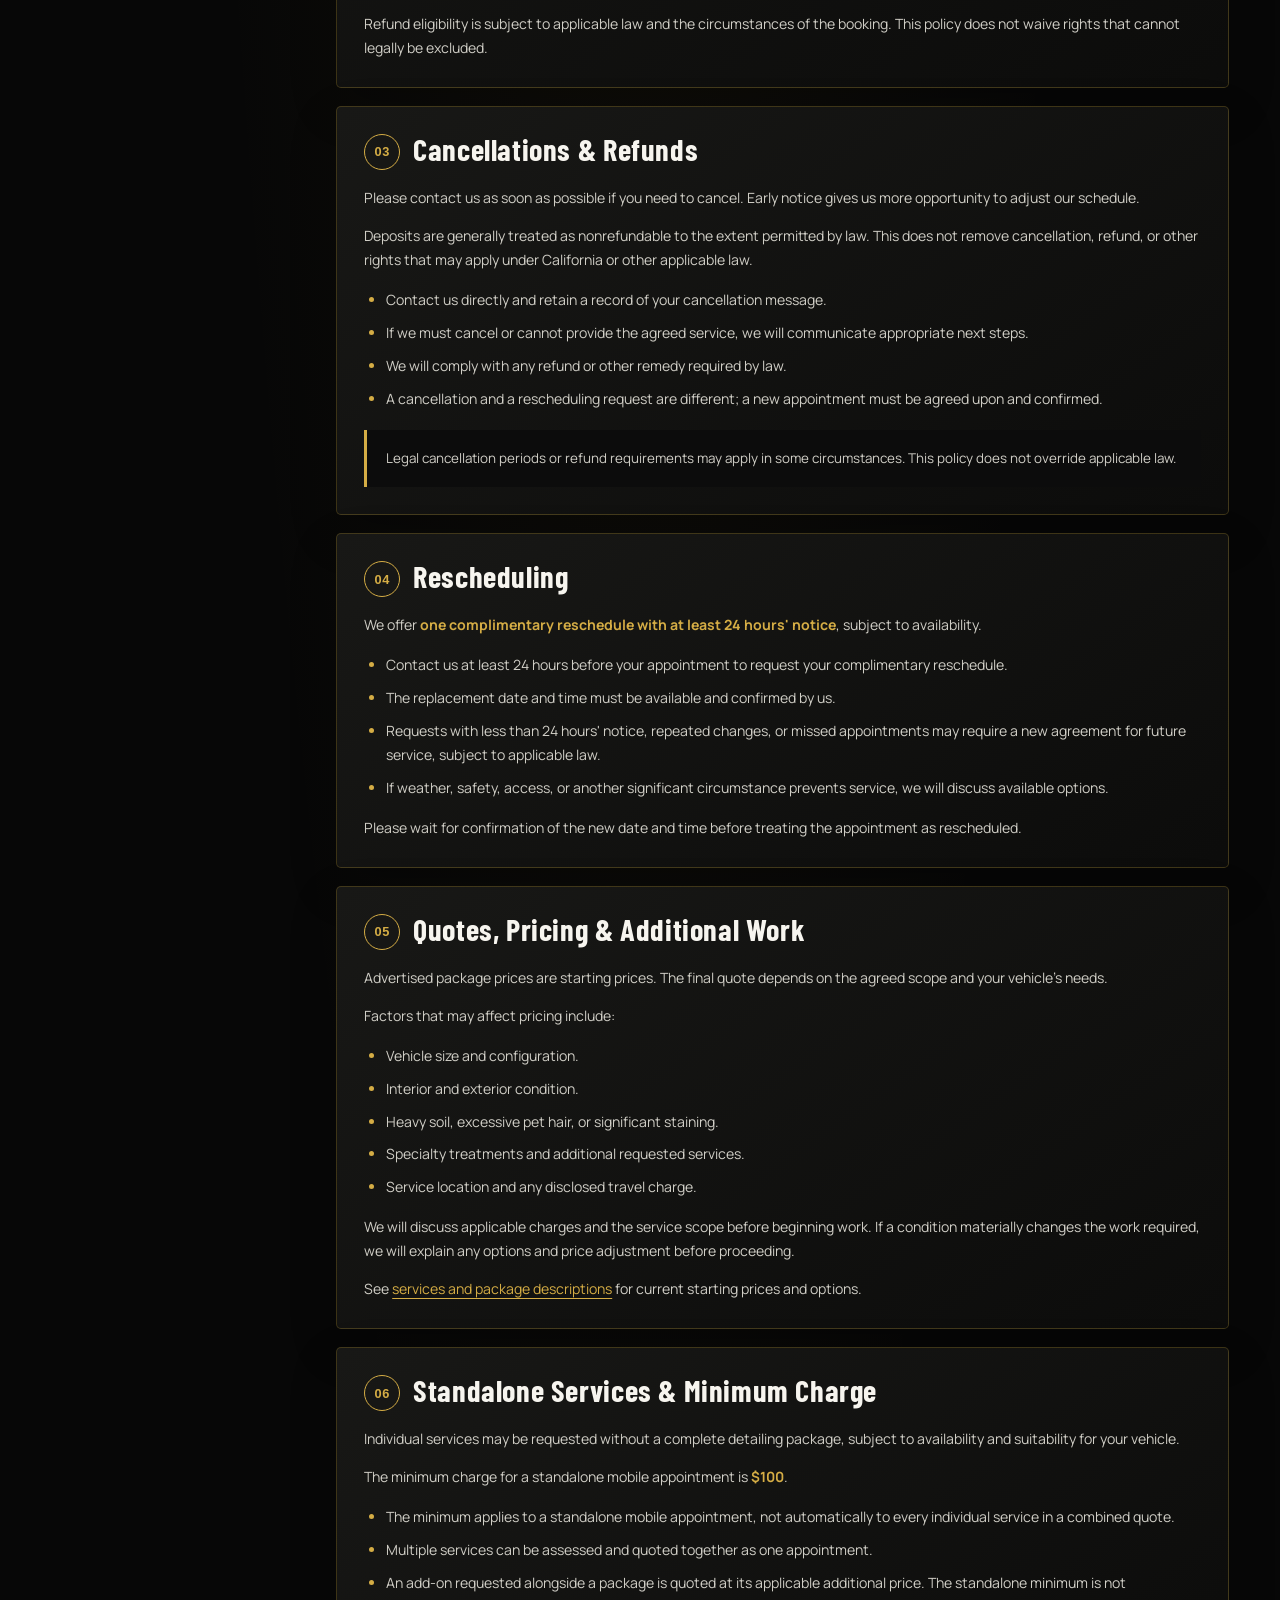
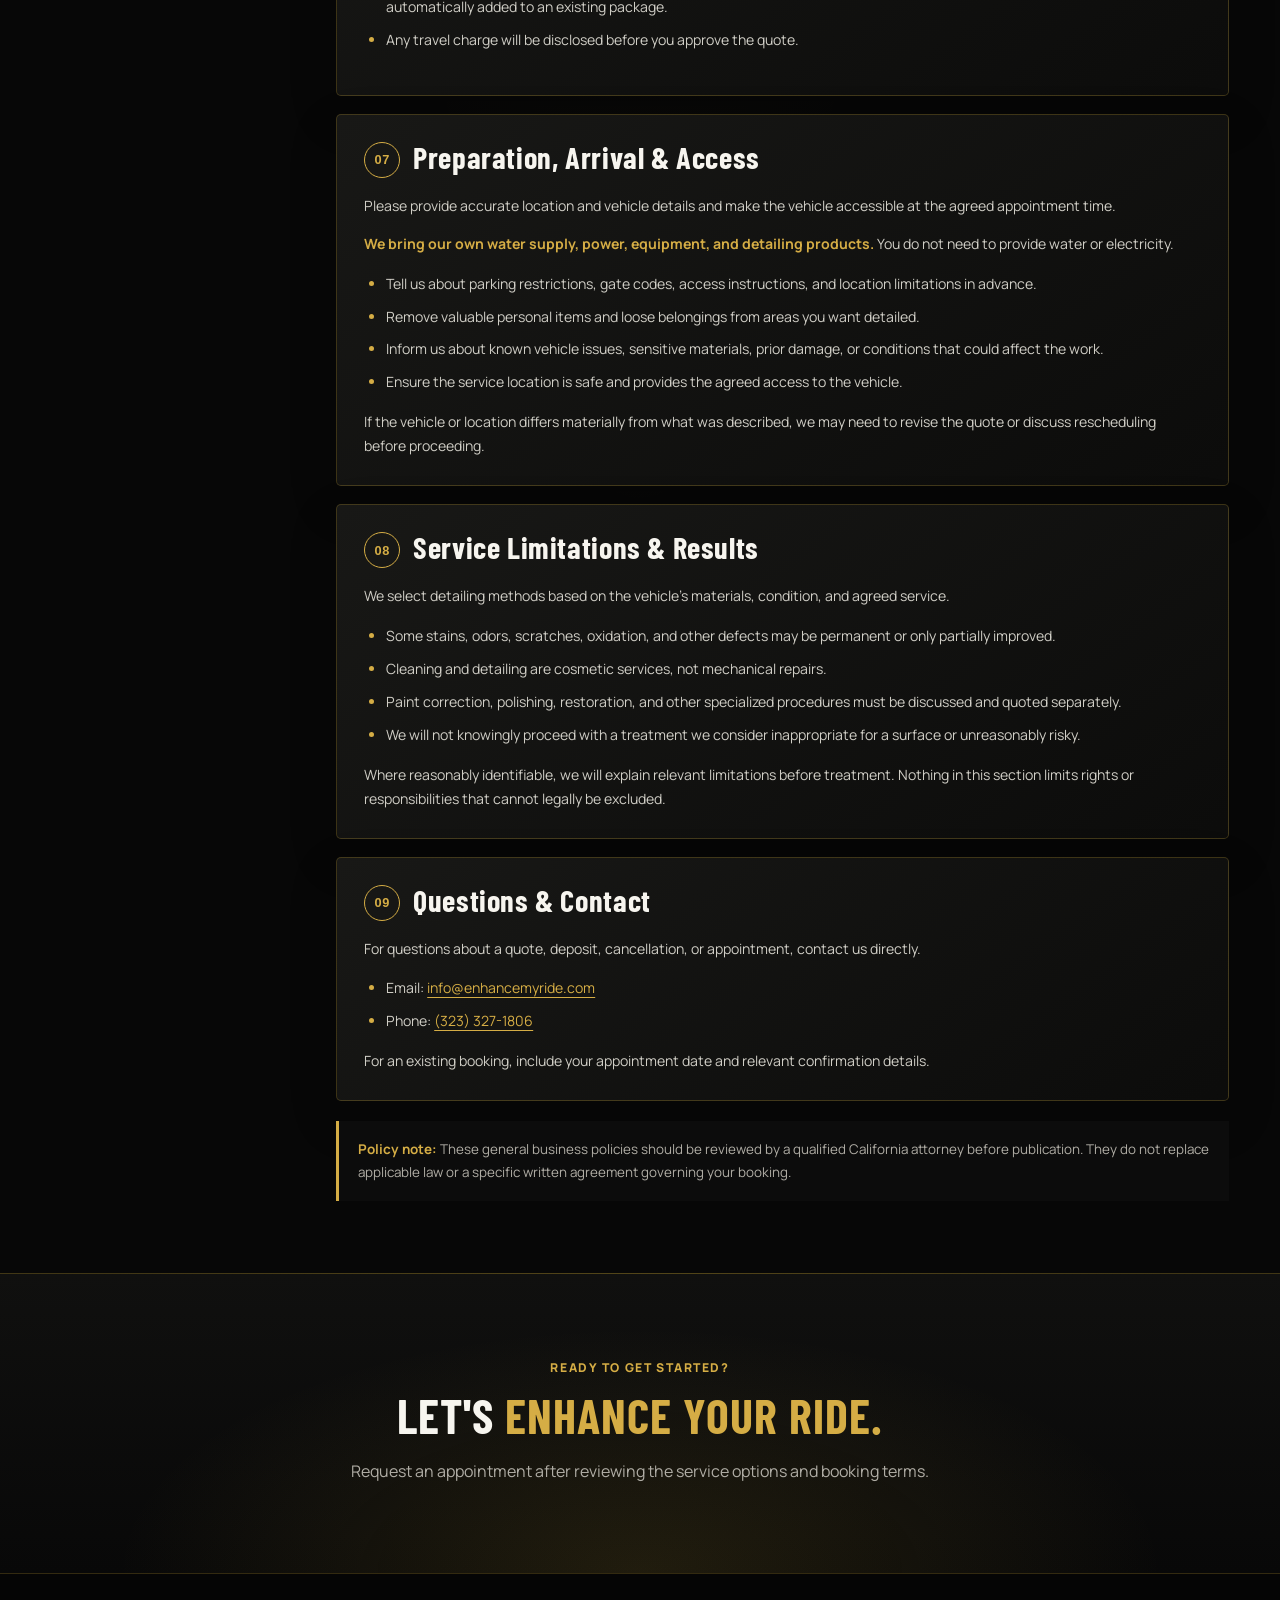
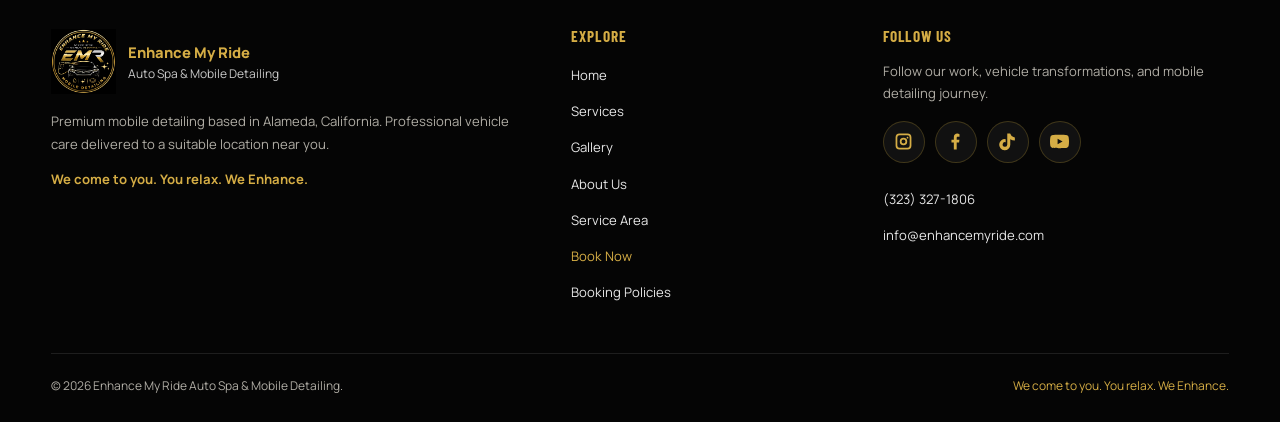
<file: booking-policies.html>
<!DOCTYPE html>
<html lang="en">
<head>
  <meta charset="UTF-8">
  <meta name="viewport" content="width=device-width, initial-scale=1">
  <meta name="theme-color" content="#080808">
  <meta name="robots" content="index, follow">

  <title>Booking Policies | Enhance My Ride Auto Spa &amp; Mobile Detailing</title>
  <meta name="description" content="Alameda mobile detailing policies: quotes, deposits, cancellations, rescheduling, and service terms from Enhance My Ride Auto Spa &amp; Mobile Detailing.">
  <link rel="canonical" href="https://enhancemyride.com/booking-policies.html">
  <meta property="og:type" content="website">
  <meta property="og:site_name" content="Enhance My Ride Auto Spa &amp; Mobile Detailing">
  <meta property="og:title" content="Booking Policies | Enhance My Ride Auto Spa &amp; Mobile Detailing">
  <meta property="og:description" content="Review quotes, deposits, cancellations, rescheduling, and service terms for Alameda mobile detailing.">
  <meta property="og:url" content="https://enhancemyride.com/booking-policies.html">
  <meta property="og:image" content="https://enhancemyride.com/images/enhance-my-ride-logo.webp">
  <meta name="twitter:card" content="summary">
  <meta name="twitter:title" content="Booking Policies | Enhance My Ride Auto Spa &amp; Mobile Detailing">
  <meta name="twitter:description" content="Review quotes, deposits, cancellations, rescheduling, and mobile detailing service terms.">
  <meta name="twitter:image" content="https://enhancemyride.com/images/enhance-my-ride-logo.webp">
  <link rel="icon" href="images/enhance-my-ride-logo.webp?v=3">

  <link rel="preconnect" href="https://fonts.googleapis.com">
  <link rel="preconnect" href="https://fonts.gstatic.com" crossorigin>
  <link href="https://fonts.googleapis.com/css2?family=Barlow+Condensed:wght@500;600;700;800&family=Manrope:wght@400;500;600;700;800&display=swap" rel="stylesheet">

  <style>
    :root {
      --black: #080808;
      --black-soft: #111111;
      --black-card: #171715;
      --gold: #d4af37;
      --gold-light: #ecd27a;
      --white: #f6f4ee;
      --muted: #aaa69b;
      --line: rgba(212,175,55,.25);
      --max: 1180px;
    }

    *,*::before,*::after { box-sizing: border-box; }

    html {
      scroll-behavior: smooth;
      scroll-padding-top: 100px;
    }

    body {
      min-width: 320px;
      overflow-x: hidden;
      margin: 0;
      background: var(--black);
      color: var(--white);
      font-family: "Montserrat", sans-serif;
      line-height: 1.7;
    }

    a { color: inherit; text-decoration: none; }
    img,svg { display: block; max-width: 100%; }
    button { font: inherit; -webkit-tap-highlight-color: transparent; }

    a:focus-visible,button:focus-visible {
      outline: 3px solid var(--gold-light);
      outline-offset: 4px;
    }

    .container {
      width: min(92%,var(--max));
      margin-inline: auto;
    }

    .gold { color: var(--gold); }

    .eyebrow {
      margin-bottom: 12px;
      color: var(--gold);
      font-size: .76rem;
      font-weight: 800;
      letter-spacing: .2em;
      text-transform: uppercase;
    }

    h1,h2 {
      font-family: "Playfair Display",Georgia,serif;
      line-height: 1.2;
    }

    h1 {
      margin: 0 0 20px;
      font-size: clamp(2.6rem,6vw,4.4rem);
    }

    h2 {
      margin: 0 0 18px;
      font-size: clamp(2rem,4vw,3rem);
    }

    h3 { line-height: 1.35; }
    p { color: var(--muted); }

    .section { padding: 72px 0; }

    .section-heading {
      max-width: 760px;
      margin-bottom: 32px;
    }

    .section-heading p {
      max-width: 700px;
      font-size: .9rem;
    }

    .btn {
      display: inline-flex;
      min-height: 48px;
      align-items: center;
      justify-content: center;
      gap: 9px;
      padding: 13px 22px;
      border: 1px solid var(--gold);
      border-radius: 8px;
      background: var(--gold);
      color: #080808;
      font-size: .84rem;
      font-weight: 800;
      text-align: center;
      transition: transform .2s ease,background .2s ease;
    }

    .btn:hover {
      transform: translateY(-2px);
      background: var(--gold-light);
    }

    .btn-outline {
      background: transparent;
      color: var(--gold);
    }

    .btn-outline:hover {
      background: rgba(212,175,55,.1);
    }

    .actions {
      display: flex;
      flex-wrap: wrap;
      gap: 13px;
      margin-top: 28px;
    }

    /* Header and navigation */

    .site-header {
      position: sticky;
      top: 0;
      z-index: 1000;
      border-bottom: 1px solid var(--line);
      background: rgba(8,8,8,.97);
      backdrop-filter: blur(14px);
    }

    .nav-container {
      position: relative;
      display: flex;
      min-height: 82px;
      align-items: center;
      justify-content: space-between;
      gap: 20px;
    }

    .brand {
      display: flex;
      min-width: 0;
      align-items: center;
      gap: 12px;
    }

    .brand img {
      width: 58px;
      height: 58px;
      flex-shrink: 0;
      object-fit: contain;
    }

    .brand-name {
      display: block;
      color: var(--gold);
      font-size: .96rem;
      font-weight: 800;
      line-height: 1.3;
    }

    .brand-tagline {
      display: block;
      margin-top: 3px;
      color: #c9c9c9;
      font-size: .66rem;
      line-height: 1.4;
    }

    .menu {
      display: none;
      width: 44px;
      height: 44px;
      flex-shrink: 0;
      align-items: center;
      justify-content: center;
      border: 1px solid var(--line);
      border-radius: 8px;
      background: var(--black-card);
      color: var(--gold);
      font-size: 1.5rem;
      cursor: pointer;
    }

    .nav {
      display: flex;
      align-items: center;
      justify-content: flex-end;
      gap: 20px;
    }

    .nav a {
      color: #e7e7e7;
      font-size: .78rem;
      font-weight: 600;
      transition: color .2s ease;
    }

    .nav a:hover,.nav a[aria-current="page"] {
      color: var(--gold);
    }

    .nav .nav-book {
      padding: 10px 15px;
      border-radius: 6px;
      background: var(--gold);
      color: #080808;
      font-weight: 800;
      white-space: nowrap;
    }

    .nav .nav-book:hover {
      background: var(--gold-light);
      color: #080808;
    }

    /* Page hero */

    .page-hero {
      position: relative;
      isolation: isolate;
      overflow: hidden;
      padding: 76px 0 68px;
      border-bottom: 1px solid var(--line);
      background:
        radial-gradient(ellipse at 80% 15%,rgba(212,175,55,.12),transparent 45%),
        linear-gradient(180deg,#111 0%,#080808 100%);
    }

    .page-hero::after {
      position: absolute;
      z-index: -1;
      inset: 0 0 0 auto;
      width: 44%;
      content: "";
      opacity: .4;
      background:
        linear-gradient(90deg,#080808 0%,transparent 100%),
        repeating-linear-gradient(
          135deg,
          transparent 0,
          transparent 36px,
          rgba(212,175,55,.045) 37px,
          rgba(212,175,55,.045) 38px
        );
      pointer-events: none;
    }

    .page-hero-content { max-width: 850px; }

    .page-hero h1 {
      max-width: 850px;
      margin-bottom: 18px;
    }

    .page-hero p:not(.eyebrow) {
      max-width: 720px;
      font-size: .98rem;
    }

    /* Policy content */

    .policy-layout {
      display: grid;
      grid-template-columns: 260px minmax(0,1fr);
      align-items: start;
      gap: 25px;
    }

    .policy-nav {
      position: sticky;
      top: 105px;
      padding: 24px;
      border: 1px solid var(--line);
      border-radius: 10px;
      background: var(--black-card);
    }

    .policy-nav h2 {
      margin-bottom: 14px;
      font-family: "Montserrat",sans-serif;
      font-size: 1rem;
    }

    .policy-nav a {
      display: block;
      padding: 10px 0;
      border-bottom: 1px solid rgba(255,255,255,.07);
      color: #dedbd2;
      font-size: .82rem;
      transition: color .2s ease;
    }

    .policy-nav a:last-child { border-bottom: 0; }
    .policy-nav a:hover { color: var(--gold); }

    .policy-main { min-width: 0; }

    .policy-card {
      margin-bottom: 18px;
      padding: 27px;
      border: 1px solid var(--line);
      border-radius: 10px;
      background: var(--black-card);
      scroll-margin-top: 105px;
    }

    .policy-card h2 {
      display: flex;
      align-items: flex-start;
      gap: 13px;
      margin-bottom: 16px;
      font-size: clamp(1.45rem,3vw,1.9rem);
    }

    .section-number {
      display: inline-flex;
      width: 36px;
      height: 36px;
      flex: 0 0 36px;
      align-items: center;
      justify-content: center;
      border: 1px solid var(--gold);
      border-radius: 50%;
      color: var(--gold);
      font-family: "Montserrat",sans-serif;
      font-size: .8rem;
    }

    .policy-card h3 {
      margin: 23px 0 10px;
      color: var(--white);
      font-size: 1rem;
    }

    .policy-card p,.policy-card li {
      color: #d0cec6;
      font-size: .88rem;
    }

    .policy-card p:last-child { margin-bottom: 0; }

    .policy-card ul {
      display: grid;
      gap: 9px;
      padding-left: 22px;
    }

    .policy-card li::marker { color: var(--gold); }

    .policy-card a {
      color: var(--gold);
      text-decoration: underline;
      text-underline-offset: 4px;
    }

    .important-note {
      margin-top: 20px;
      padding: 17px 19px;
      border-left: 3px solid var(--gold);
      background: #0c0c0c;
    }

    .important-note p { margin: 0; font-size: .84rem; }

    .deposit-table-wrap {
      overflow-x: auto;
      margin: 20px 0;
      border: 1px solid var(--line);
      border-radius: 8px;
    }

    .deposit-table {
      width: 100%;
      border-collapse: collapse;
      text-align: left;
    }

    .deposit-table th,.deposit-table td {
      padding: 14px 16px;
      border-bottom: 1px solid rgba(255,255,255,.08);
      vertical-align: top;
    }

    .deposit-table th {
      background: #10100f;
      color: var(--gold);
      font-size: .8rem;
    }

    .deposit-table td {
      color: #e2e0d8;
      font-size: .86rem;
    }

    .deposit-table tr:last-child td { border-bottom: 0; }

    .deposit-amount {
      color: var(--gold);
      font-weight: 800;
    }

    .example-grid {
      display: grid;
      grid-template-columns: repeat(2,minmax(0,1fr));
      gap: 12px;
      margin-top: 18px;
    }

    .example {
      padding: 16px;
      border: 1px solid var(--line);
      border-radius: 8px;
      background: #101010;
    }

    .example strong {
      display: block;
      margin-bottom: 6px;
      color: var(--gold);
      font-size: .88rem;
    }

    .example p { margin: 0; font-size: .82rem; }

    /* Call to action */

    .cta {
      padding: 72px 0;
      border-top: 1px solid var(--line);
      background:
        radial-gradient(ellipse at 50% 100%,rgba(212,175,55,.12),transparent 58%),
        #0e0e0e;
      text-align: center;
    }

    .cta-content { max-width: 760px; margin-inline: auto; }
    .cta h2 { margin-bottom: 18px; }
    .cta-content>p:not(.eyebrow) { max-width: 670px; margin-inline: auto; }
    .cta .actions { justify-content: center; }

    /* Footer */

    .footer {
      padding: 55px 0 25px;
      border-top: 1px solid var(--line);
      background: #050505;
    }

    .footer-top {
      display: grid;
      grid-template-columns: 1.4fr .8fr 1fr;
      gap: 35px;
      padding-bottom: 32px;
    }

    .footer-brand {
      display: flex;
      align-items: center;
      gap: 12px;
      margin-bottom: 16px;
    }

    .footer-logo {
      width: 65px;
      height: 65px;
      flex-shrink: 0;
      object-fit: contain;
    }

    .footer-brand-name,.footer-brand-sub { display: block; }

    .footer-brand-name {
      color: var(--gold);
      font-size: .92rem;
      font-weight: 800;
    }

    .footer-brand-sub {
      color: #c9c9c9;
      font-size: .75rem;
      line-height: 1.5;
    }

    .footer-text { margin-bottom: 12px; font-size: .82rem; }

    .footer-slogan {
      color: var(--gold);
      font-size: .82rem;
      font-weight: 700;
    }

    .footer-heading {
      margin: 0 0 15px;
      color: var(--gold);
      font-family: "Montserrat",sans-serif;
      font-size: .95rem;
      font-weight: 800;
    }

    .footer-links {
      display: grid;
      gap: 9px;
      list-style: none;
      padding: 0;
    }

    .footer-links a {
      overflow-wrap: anywhere;
      color: #e7e7e7;
      font-size: .82rem;
      transition: color .2s ease;
    }

    .footer-links a:hover,.footer-links a[aria-current="page"] {
      color: var(--gold);
    }

    .socials {
      display: flex;
      flex-wrap: wrap;
      gap: 10px;
      margin-top: 16px;
    }

    .social-link {
      display: grid;
      width: 42px;
      height: 42px;
      flex-shrink: 0;
      place-items: center;
      border: 1px solid var(--line);
      border-radius: 50%;
      background: #111;
      transition: background .2s ease,border-color .2s ease,transform .2s ease;
    }

    .social-link:hover {
      transform: translateY(-2px);
      border-color: var(--gold);
      background: rgba(212,175,55,.12);
    }

    .social-link svg {
      width: 19px;
      height: 19px;
      fill: var(--gold);
    }

    .footer-bottom {
      display: flex;
      align-items: center;
      justify-content: space-between;
      flex-wrap: wrap;
      gap: 10px 20px;
      padding-top: 22px;
      border-top: 1px solid rgba(255,255,255,.1);
    }

    .footer-bottom p { margin: 0; font-size: .75rem; }
    .footer-tagline { color: var(--gold); }

    .floating-call {
      position: fixed;
      right: 18px;
      bottom: 18px;
      z-index: 900;
      display: inline-flex;
      min-height: 48px;
      align-items: center;
      justify-content: center;
      gap: 8px;
      padding: 12px 17px;
      border: 0;
      border-radius: 999px;
      background: var(--gold);
      color: #080808;
      box-shadow: 0 6px 24px rgba(0,0,0,.45);
      font-size: .82rem;
      font-weight: 800;
      transition: background .2s ease,transform .2s ease;
    }

    .floating-call:hover {
      transform: translateY(-2px);
      background: var(--gold-light);
    }

    .floating-call svg { width: 19px; height: 19px; fill: currentColor; }

    @media(max-width:1000px) {
      .nav { gap: 13px; }
      .nav a { font-size: .73rem; }
      .policy-layout { grid-template-columns: 225px minmax(0,1fr); gap: 18px; }
      .policy-card { padding: 23px; }
    }

    @media(max-width:800px) {
      .nav-container { min-height: 76px; flex-wrap: wrap; padding: 12px 0; }
      .brand img { width: 50px; height: 50px; }
      .menu { display: inline-flex; margin-left: auto; }
      .nav {
        display: none;
        width: 100%;
        align-items: stretch;
        flex-direction: column;
        gap: 0;
        padding: 8px 0 12px;
      }
      .nav.is-open { display: flex; }
      .nav a { padding: 11px 8px; border-bottom: 1px solid rgba(255,255,255,.07); font-size: .85rem; }
      .nav .nav-book { margin-top: 8px; padding: 12px 15px; text-align: center; }
      .policy-layout { grid-template-columns: 1fr; }
      .policy-nav { position: static; }
      .policy-nav h2 { font-size: 1rem; }
      .footer-top { grid-template-columns: 1fr 1fr; gap: 30px; }
      .footer-top>div:first-child { grid-column: 1/-1; }
    }

    @media(max-width:600px) {
      .page-hero { padding: 58px 0 50px; }
      .page-hero::after { width: 75%; opacity: .3; }
      .section { padding: 55px 0 65px; }
      .actions { align-items: stretch; flex-direction: column; }
      .actions .btn { width: 100%; }
      .policy-card { padding: 21px 18px; }
      .policy-card h2 { gap: 10px; }
      .example-grid { grid-template-columns: 1fr; }
      .deposit-table th,.deposit-table td { padding: 12px 10px; }
      .cta { padding: 62px 0; }
      .footer-top { grid-template-columns: 1fr; gap: 27px; }
      .footer-top>div:first-child { grid-column: auto; }
      .footer-bottom { align-items: flex-start; flex-direction: column; }
      .floating-call { right: 12px; bottom: 12px; min-height: 44px; padding: 10px 14px; }
    }

    @media(prefers-reduced-motion:reduce) {
      html { scroll-behavior: auto; }
      *,*::before,*::after {
        scroll-behavior: auto!important;
        transition-duration: .01ms!important;
        animation-duration: .01ms!important;
        animation-iteration-count: 1!important;
      }
    }
  </style>
  <link rel="stylesheet" href="css/premium.css">
  <link rel="stylesheet" href="css/site-redesign.css">
</head>

<body>
  <header class="site-header">
    <div class="container nav-container">
      <a class="brand" href="index.html" aria-label="Enhance My Ride home">
        <img src="images/enhance-my-ride-logo.webp?v=3" alt="Enhance My Ride Auto Spa logo" width="58" height="58" loading="eager" decoding="async">
        <span>
          <span class="brand-name">ENHANCE MY RIDE</span>
          <span class="brand-tagline">AUTO SPA &amp; MOBILE DETAILING</span>
        </span>
      </a>

      <button class="menu" type="button" aria-label="Open navigation" aria-expanded="false" aria-controls="main-nav">☰</button>

      <nav class="nav" id="main-nav" aria-label="Main navigation">
        <a href="gallery.html">Our Work</a>
        <a href="index.html#the-rig">The Rig</a>
        <a href="services.html#packages">Packages</a>
        <a href="index.html#reviews">Reviews</a>
        <a href="service-area.html">Service Area</a>
        <a href="book-now.html" class="nav-book">Book Your Detail ↗</a>
      </nav>
    </div>
  </header>

  <main>
    <section class="page-hero" data-hero-image="booking-policies">
      <div class="container page-hero-content">
        <p class="eyebrow">Before You Book</p>
        <h1>Booking <span class="gold">Policies.</span></h1>
        <p>Review the terms for appointment confirmation, deposits, cancellations, rescheduling, and mobile detailing services before requesting a booking.</p>
        <div class="actions">
          <a class="btn" href="book-now.html">Request an Appointment ↗</a>
          <a class="btn btn-outline" href="services.html">View Services</a>
        </div>
      </div>
    </section>

    <section class="section">
      <div class="container policy-layout">
        <aside class="policy-nav" aria-label="Booking policy sections">
          <h2>On This Page</h2>
          <a href="#confirmation">Booking Confirmation</a>
          <a href="#deposits">Deposits &amp; Payment</a>
          <a href="#cancellations">Cancellations &amp; Refunds</a>
          <a href="#rescheduling">Rescheduling</a>
          <a href="#quotes">Quotes &amp; Pricing</a>
          <a href="#standalone">Standalone Services</a>
          <a href="#preparation">Preparation &amp; Access</a>
          <a href="#limitations">Service Limitations</a>
          <a href="#contact">Questions &amp; Contact</a>
        </aside>

        <div class="policy-main">
          <article class="policy-card" id="confirmation">
            <h2><span class="section-number">01</span> Booking Confirmation</h2>
            <p>A booking request, preliminary estimate, or inquiry does not reserve an appointment.</p>
            <p><strong class="gold">Your appointment is confirmed only after the required deposit is received and Enhance My Ride sends confirmation.</strong></p>
            <p>Before confirmation, we will establish the service scope, agreed price, appointment date and time, service location, and applicable deposit. A requested time is not reserved until confirmation is sent.</p>
            <div class="important-note">
              <p>Keep your confirmation and written agreements about services, pricing, and appointment changes for your records.</p>
            </div>
          </article>

          <article class="policy-card" id="deposits">
            <h2><span class="section-number">02</span> Deposits &amp; Payment</h2>
            <p>A deposit is required to confirm a booking. The amount is based on the total agreed job price.</p>

            <div class="deposit-table-wrap">
              <table class="deposit-table">
                <thead>
                  <tr>
                    <th scope="col">Agreed Job Price</th>
                    <th scope="col">Required Deposit</th>
                  </tr>
                </thead>
                <tbody>
                  <tr>
                    <td>$300 or less</td>
                    <td><span class="deposit-amount">$50</span></td>
                  </tr>
                  <tr>
                    <td>Above $300</td>
                    <td><span class="deposit-amount">20% of the agreed price</span></td>
                  </tr>
                </tbody>
              </table>
            </div>

            <div class="example-grid">
              <div class="example">
                <strong>Example: $250 job</strong>
                <p>$50 deposit. The remaining $200 is due under the agreed payment terms.</p>
              </div>
              <div class="example">
                <strong>Example: $500 job</strong>
                <p>$100 deposit. The remaining $400 is due under the agreed payment terms.</p>
              </div>
            </div>

            <h3>Important Deposit Terms</h3>
            <ul>
              <li>The deposit is applied toward the agreed total price unless otherwise stated in a written agreement.</li>
              <li>Deposit amounts and payment instructions will be communicated before payment.</li>
              <li>The remaining balance and approved additional work must be paid under the agreed payment terms.</li>
              <li>We will discuss additional services or charges with you before proceeding.</li>
            </ul>
            <p>Refund eligibility is subject to applicable law and the circumstances of the booking. This policy does not waive rights that cannot legally be excluded.</p>
          </article>

          <article class="policy-card" id="cancellations">
            <h2><span class="section-number">03</span> Cancellations &amp; Refunds</h2>
            <p>Please contact us as soon as possible if you need to cancel. Early notice gives us more opportunity to adjust our schedule.</p>
            <p>Deposits are generally treated as nonrefundable to the extent permitted by law. This does not remove cancellation, refund, or other rights that may apply under California or other applicable law.</p>
            <ul>
              <li>Contact us directly and retain a record of your cancellation message.</li>
              <li>If we must cancel or cannot provide the agreed service, we will communicate appropriate next steps.</li>
              <li>We will comply with any refund or other remedy required by law.</li>
              <li>A cancellation and a rescheduling request are different; a new appointment must be agreed upon and confirmed.</li>
            </ul>
            <div class="important-note">
              <p>Legal cancellation periods or refund requirements may apply in some circumstances. This policy does not override applicable law.</p>
            </div>
          </article>

          <article class="policy-card" id="rescheduling">
            <h2><span class="section-number">04</span> Rescheduling</h2>
            <p>We offer <strong class="gold">one complimentary reschedule with at least 24 hours' notice</strong>, subject to availability.</p>
            <ul>
              <li>Contact us at least 24 hours before your appointment to request your complimentary reschedule.</li>
              <li>The replacement date and time must be available and confirmed by us.</li>
              <li>Requests with less than 24 hours' notice, repeated changes, or missed appointments may require a new agreement for future service, subject to applicable law.</li>
              <li>If weather, safety, access, or another significant circumstance prevents service, we will discuss available options.</li>
            </ul>
            <p>Please wait for confirmation of the new date and time before treating the appointment as rescheduled.</p>
          </article>

          <article class="policy-card" id="quotes">
            <h2><span class="section-number">05</span> Quotes, Pricing &amp; Additional Work</h2>
            <p>Advertised package prices are starting prices. The final quote depends on the agreed scope and your vehicle's needs.</p>
            <p>Factors that may affect pricing include:</p>
            <ul>
              <li>Vehicle size and configuration.</li>
              <li>Interior and exterior condition.</li>
              <li>Heavy soil, excessive pet hair, or significant staining.</li>
              <li>Specialty treatments and additional requested services.</li>
              <li>Service location and any disclosed travel charge.</li>
            </ul>
            <p>We will discuss applicable charges and the service scope before beginning work. If a condition materially changes the work required, we will explain any options and price adjustment before proceeding.</p>
            <p>See <a href="services.html">services and package descriptions</a> for current starting prices and options.</p>
          </article>

          <article class="policy-card" id="standalone">
            <h2><span class="section-number">06</span> Standalone Services &amp; Minimum Charge</h2>
            <p>Individual services may be requested without a complete detailing package, subject to availability and suitability for your vehicle.</p>
            <p>The minimum charge for a standalone mobile appointment is <strong class="gold">$100</strong>.</p>
            <ul>
              <li>The minimum applies to a standalone mobile appointment, not automatically to every individual service in a combined quote.</li>
              <li>Multiple services can be assessed and quoted together as one appointment.</li>
              <li>An add-on requested alongside a package is quoted at its applicable additional price. The standalone minimum is not automatically added to an existing package.</li>
              <li>Any travel charge will be disclosed before you approve the quote.</li>
            </ul>
          </article>

          <article class="policy-card" id="preparation">
            <h2><span class="section-number">07</span> Preparation, Arrival &amp; Access</h2>
            <p>Please provide accurate location and vehicle details and make the vehicle accessible at the agreed appointment time.</p>
            <p><strong class="gold">We bring our own water supply, power, equipment, and detailing products.</strong> You do not need to provide water or electricity.</p>
            <ul>
              <li>Tell us about parking restrictions, gate codes, access instructions, and location limitations in advance.</li>
              <li>Remove valuable personal items and loose belongings from areas you want detailed.</li>
              <li>Inform us about known vehicle issues, sensitive materials, prior damage, or conditions that could affect the work.</li>
              <li>Ensure the service location is safe and provides the agreed access to the vehicle.</li>
            </ul>
            <p>If the vehicle or location differs materially from what was described, we may need to revise the quote or discuss rescheduling before proceeding.</p>
          </article>

          <article class="policy-card" id="limitations">
            <h2><span class="section-number">08</span> Service Limitations &amp; Results</h2>
            <p>We select detailing methods based on the vehicle's materials, condition, and agreed service.</p>
            <ul>
              <li>Some stains, odors, scratches, oxidation, and other defects may be permanent or only partially improved.</li>
              <li>Cleaning and detailing are cosmetic services, not mechanical repairs.</li>
              <li>Paint correction, polishing, restoration, and other specialized procedures must be discussed and quoted separately.</li>
              <li>We will not knowingly proceed with a treatment we consider inappropriate for a surface or unreasonably risky.</li>
            </ul>
            <p>Where reasonably identifiable, we will explain relevant limitations before treatment. Nothing in this section limits rights or responsibilities that cannot legally be excluded.</p>
          </article>

          <article class="policy-card" id="contact">
            <h2><span class="section-number">09</span> Questions &amp; Contact</h2>
            <p>For questions about a quote, deposit, cancellation, or appointment, contact us directly.</p>
            <ul>
              <li>Email: <a href="mailto:info@enhancemyride.com">info@enhancemyride.com</a></li>
              <li>Phone: <a href="tel:+13233271806">(323) 327-1806</a></li>
            </ul>
            <p>For an existing booking, include your appointment date and relevant confirmation details.</p>
          </article>

          <div class="important-note">
            <p><strong class="gold">Policy note:</strong> These general business policies should be reviewed by a qualified California attorney before publication. They do not replace applicable law or a specific written agreement governing your booking.</p>
          </div>
        </div>
      </div>
    </section>

    <section class="cta">
      <div class="container cta-content">
        <p class="eyebrow">Ready to Get Started?</p>
        <h2>Let's <span class="gold">Enhance Your Ride.</span></h2>
        <p>Request an appointment after reviewing the service options and booking terms.</p>
      </div>
    </section>
  </main>

  <footer class="footer">
    <div class="container">
        <div class="footer-top">
            <div>
                <a class="footer-brand" href="index.html" aria-label="Enhance My Ride home">
                    <img class="footer-logo"
                         src="images/enhance-my-ride-logo.webp?v=3"
                         alt="Enhance My Ride logo"
                         width="1254" height="1254" loading="lazy" decoding="async">
                    <span>
                        <span class="footer-brand-name">Enhance My Ride</span>
                        <span class="footer-brand-sub">Auto Spa &amp; Mobile Detailing</span>
                    </span>
                </a>
                <p class="footer-text">
                    Premium mobile detailing based in Alameda, California.
                    Professional vehicle care delivered to a suitable location near you.
                </p>
                <p class="footer-slogan">We come to you. You relax. We Enhance.</p>
            </div>

            <div>
                <h2 class="footer-heading">Explore</h2>
                <ul class="footer-links">
                    <li><a href="index.html">Home</a></li>
                    <li><a href="services.html">Services</a></li>
                    <li><a href="gallery.html">Gallery</a></li>
                    <li><a href="about.html">About Us</a></li>
                    <li><a href="service-area.html">Service Area</a></li>
                    <li><a href="book-now.html" aria-current="page">Book Now</a></li>
                    <li><a href="booking-policies.html">Booking Policies</a></li>
                </ul>
            </div>

            <div>
                <h2 class="footer-heading">Follow Us</h2>
                <p class="footer-text">Follow our work, vehicle transformations, and mobile detailing journey.</p>

                <div class="socials">
                    <a class="social-link" href="https://www.instagram.com/enhancemyridemobiledetailing/" target="_blank" rel="noopener noreferrer" aria-label="Instagram">
                        <svg viewBox="0 0 24 24" aria-hidden="true"><path d="M7 2h10a5 5 0 0 1 5 5v10a5 5 0 0 1-5 5H7a5 5 0 0 1-5-5V7a5 5 0 0 1 5-5Zm0 2.2A2.8 2.8 0 0 0 4.2 7v10A2.8 2.8 0 0 0 7 19.8h10a2.8 2.8 0 0 0 2.8-2.8V7A2.8 2.8 0 0 0 17 4.2H7Zm5 3.1a4.7 4.7 0 1 1 0 9.4 4.7 4.7 0 0 1 0-9.4Zm0 2.2a2.5 2.5 0 1 0 0 5 2.5 2.5 0 0 0 0-5Zm5.1-3.4a1.1 1.1 0 1 1 0 2.2 1.1 1.1 0 0 1 0-2.2Z"/></svg>
                    </a>
                    <a class="social-link" href="https://www.facebook.com/enhancemyridemobiledetailing/" target="_blank" rel="noopener noreferrer" aria-label="Facebook">
                        <svg viewBox="0 0 24 24" aria-hidden="true"><path d="M13.5 22v-8.8h3l.45-3.45H13.5V7.55c0-1 .28-1.68 1.72-1.68h1.84V2.78A24 24 0 0 0 14.38 2C11.72 2 9.9 3.62 9.9 6.6v3.15H6.9v3.45h3V22h3.6Z"/></svg>
                    </a>
                    <a class="social-link" href="https://www.tiktok.com/@enhancemyride" target="_blank" rel="noopener noreferrer" aria-label="TikTok">
                        <svg viewBox="0 0 24 24" aria-hidden="true"><path d="M19.6 6.3a6.4 6.4 0 0 1-4.1-4.1V2h-3.8v13.7a2.9 2.9 0 1 1-2-2.75V9.1a7 7 0 1 0 5.8 6.9V9a10 10 0 0 0 5.8 1.85V7.1a6.5 6.5 0 0 1-1.7-.8Z"/></svg>
                    </a>
                    <a class="social-link" href="https://www.youtube.com/@enhancemyride" target="_blank" rel="noopener noreferrer" aria-label="YouTube">
                        <svg viewBox="0 0 24 24" aria-hidden="true"><path d="M23.5 6.2a3 3 0 0 0-2.1-2.1C19.6 3.6 12 3.6 12 3.6s-7.6 0-9.4.5A3 3 0 0 0 .5 6.2 31 31 0 0 0 0 12a31 31 0 0 0 .5 5.8 3 3 0 0 0 2.1 2.1c1.8.5 9.4.5 9.4.5s7.6 0 9.4-.5a3 3 0 0 0 2.1-2.1A31 31 0 0 0 24 12a31 31 0 0 0-.5-5.8ZM9.6 15.6V8.4l6.3 3.6-6.3 3.6Z"/></svg>
                    </a>
                </div>

                <ul class="footer-links" style="margin-top:22px">
                    <li><a href="tel:+13233271806">(323) 327-1806</a></li>
                    <li><a href="mailto:info@enhancemyride.com">info@enhancemyride.com</a></li>
                </ul>
            </div>
        </div>

        <div class="footer-bottom">
            <p>© <span id="current-year">2026</span> Enhance My Ride Auto Spa &amp; Mobile Detailing.</p>
            <p class="footer-tagline">We come to you. You relax. We Enhance.</p>
        </div>
    </div>
  </footer>

  <a class="floating-call" href="tel:+13233271806" aria-label="Call Enhance My Ride now">
    <svg viewBox="0 0 24 24" aria-hidden="true"><path d="M6.6 10.8a15.1 15.1 0 0 0 6.6 6.6l2.2-2.2a1 1 0 0 1 1-.24 11.3 11.3 0 0 0 3.55.57 1 1 0 0 1 1 1V20a1 1 0 0 1-1 1C10.6 21 3 13.4 3 4a1 1 0 0 1 1-1h3.5a1 1 0 0 1 1 1 11.3 11.3 0 0 0 .57 3.55 1 1 0 0 1-.25 1l-2.22 2.25Z"/></svg>
    <span>Call Now</span>
  </a>

  <script>
    (() => {
      const button = document.querySelector(".menu");
      const nav = document.getElementById("main-nav");

      if (button && nav) {
        const closeMenu = () => {
          nav.classList.remove("is-open");
          button.setAttribute("aria-expanded", "false");
          button.setAttribute("aria-label", "Open navigation");
          button.textContent = "☰";
        };

        button.addEventListener("click", () => {
          const isOpen = nav.classList.toggle("is-open");
          button.setAttribute("aria-expanded", String(isOpen));
          button.setAttribute("aria-label", isOpen ? "Close navigation" : "Open navigation");
          button.textContent = isOpen ? "×" : "☰";
        });

        nav.querySelectorAll("a").forEach(link => {
          link.addEventListener("click", closeMenu);
        });

        document.addEventListener("keydown", event => {
          if (event.key === "Escape") closeMenu();
        });

        window.addEventListener("resize", () => {
          if (window.innerWidth > 800) closeMenu();
        });
      }

      const year = document.getElementById("current-year");
      if (year) year.textContent = new Date().getFullYear();
    })();
  </script>
</body>
</html>
</file>
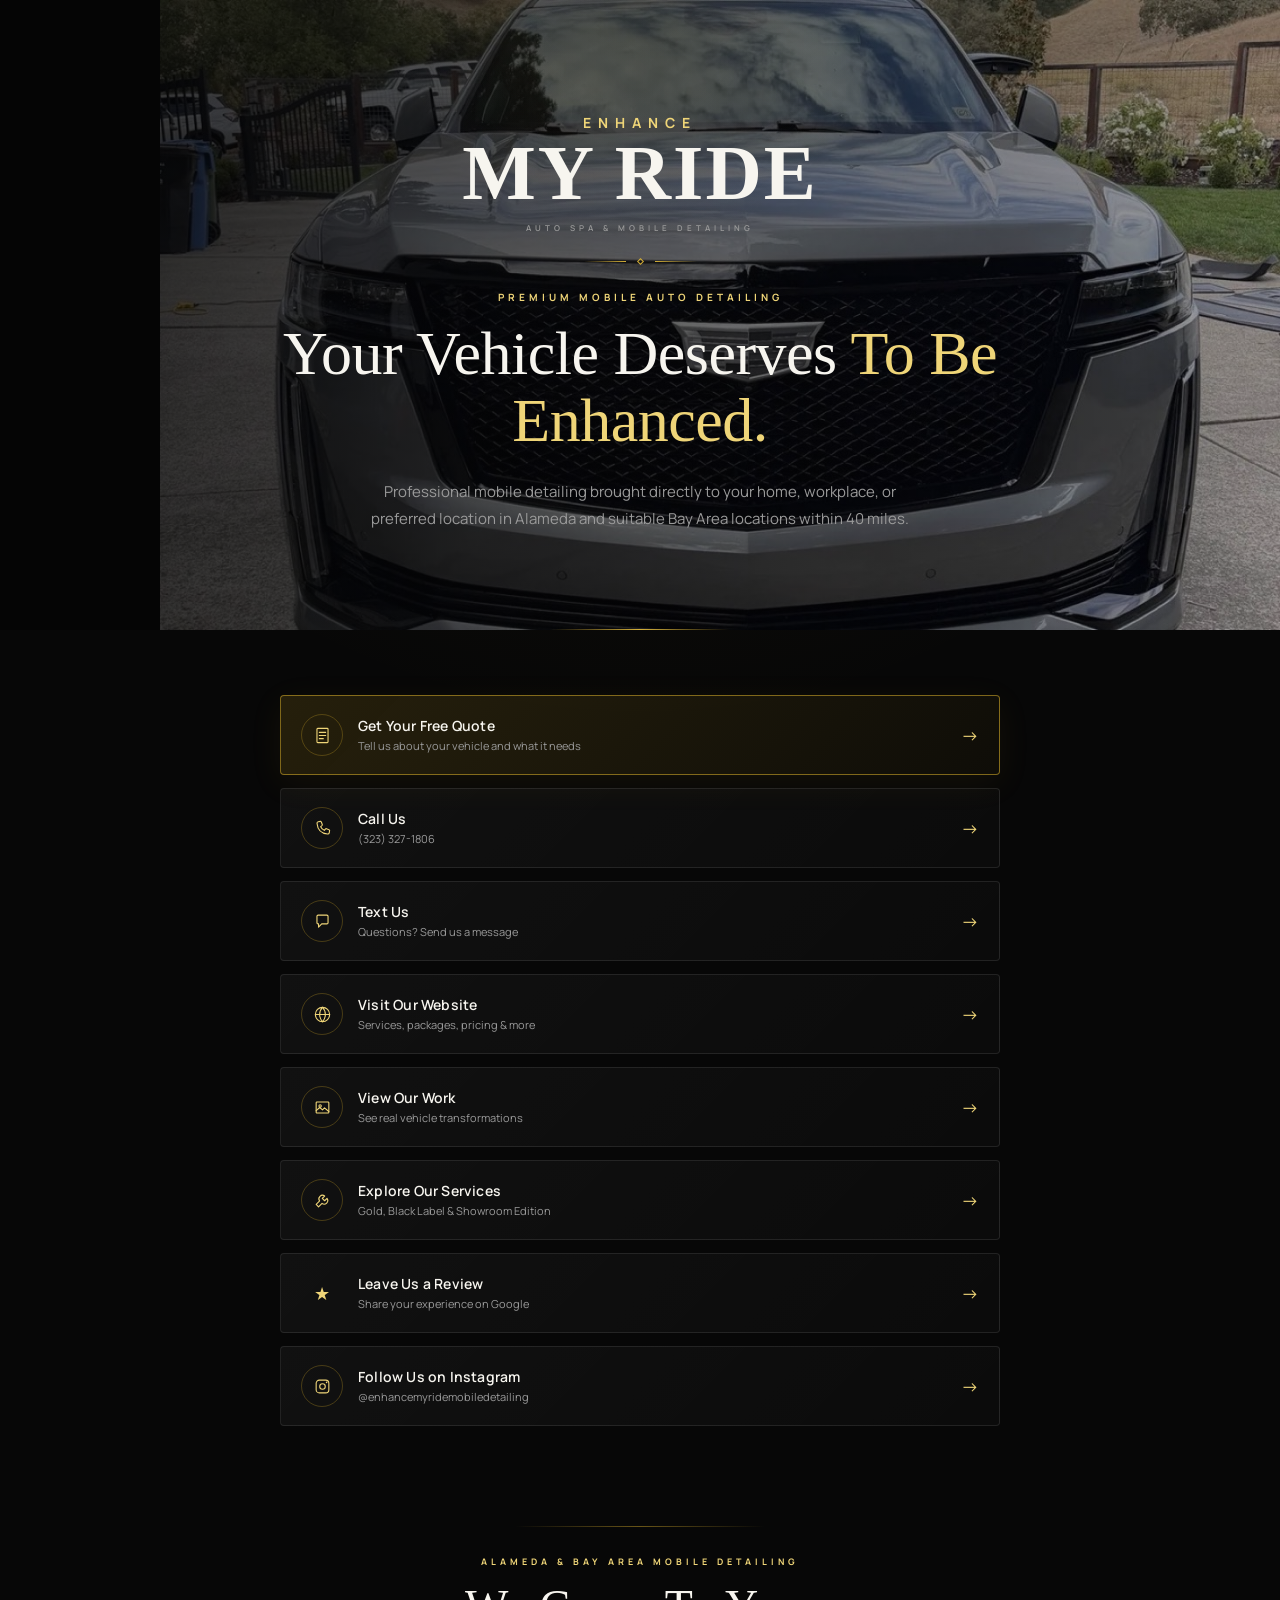
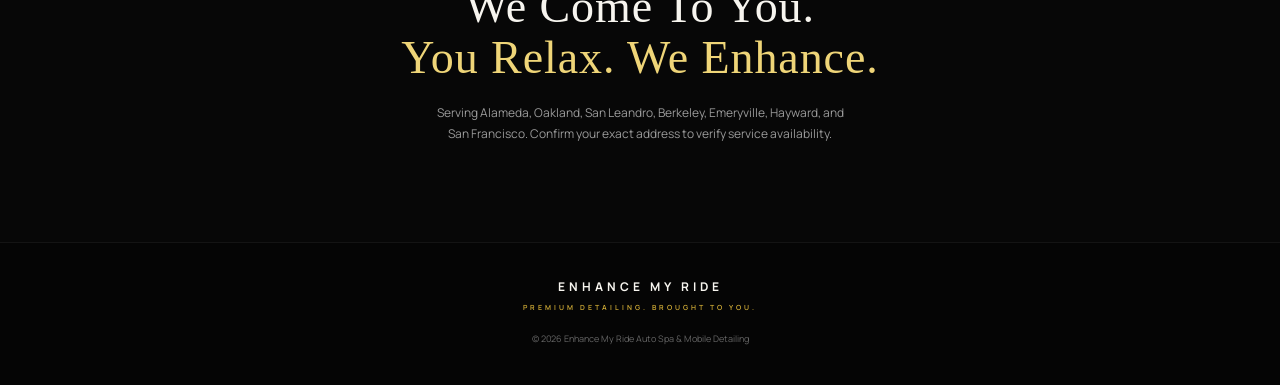
<file: language.html>
<!DOCTYPE html>
<html lang="en">

<head>

    <meta charset="UTF-8">

    <meta
        name="viewport"
        content="width=device-width, initial-scale=1.0"
    >

    <meta
        name="theme-color"
        content="#050505"
    >

    <meta
        name="description"
        content="Enhance My Ride provides mobile detailing in Alameda and Bay Area communities within 40 miles. Explore our services, packages, and booking options."
    >

    <meta
        name="robots"
        content="noindex, nofollow"
    >

    <title>
        Enhance My Ride | Mobile Detailing in Alameda &amp; Bay Area
    </title>


    <!-- =====================================================
         GOOGLE FONTS
    ====================================================== -->

    <link
        rel="preconnect"
        href="https://fonts.googleapis.com"
    >

    <link
        rel="preconnect"
        href="https://fonts.gstatic.com"
        crossorigin
    >

    <link href="https://fonts.googleapis.com/css2?family=Barlow+Condensed:wght@500;600;700;800&family=Manrope:wght@400;500;600;700;800&display=swap" rel="stylesheet">


    <!-- =====================================================
         LANDING PAGE CSS
    ====================================================== -->

    <link
        rel="stylesheet"
        href="scan.css"
    >

  <link rel="stylesheet" href="css/premium.css">
</head>


<body class="language-page">


    <!-- =====================================================
         PAGE LOADER
    ====================================================== -->

    <div
        class="page-loader"
        id="pageLoader"
        aria-hidden="true"
    >

        <div class="loader-logo">
            ENHANCE MY RIDE
        </div>

        <div class="loader-line"></div>

    </div>


    <!-- =====================================================
         MAIN LANDING PAGE
    ====================================================== -->

    <div class="scan-page">


        <!-- =================================================
             HERO
        ================================================== -->

        <section class="scan-hero" data-hero-image="language">

            <div class="hero-overlay"></div>


            <div class="hero-content">


                <!-- BRAND -->

                <div class="brand-mark">

                    <span class="brand-top">
                        ENHANCE
                    </span>

                    <span class="brand-main">
                        MY RIDE
                    </span>

                    <span class="brand-bottom">
                        AUTO SPA &amp; MOBILE DETAILING
                    </span>

                </div>


                <!-- GOLD DIVIDER -->

                <div
                    class="gold-divider"
                    aria-hidden="true"
                >

                    <span></span>

                    <i></i>

                    <span></span>

                </div>


                <!-- HERO MESSAGE -->

                <div class="hero-eyebrow">
                    PREMIUM MOBILE AUTO DETAILING
                </div>


                <h1>

                    Your Vehicle Deserves
                    <span>To Be Enhanced.</span>

                </h1>


                <p class="hero-description">

                    Professional mobile detailing brought directly
                    to your home, workplace, or preferred location
                    in Alameda and suitable Bay Area locations within 40 miles.

                </p>


            </div>

        </section>


        <!-- =================================================
             ACTIONS
        ================================================== -->

        <section class="actions-section">

            <div class="actions-container">


                <!-- GET YOUR FREE QUOTE / BOOK NOW -->

                <a
                    href="book-now.html"
                    class="action-button primary-action"
                >

                    <span
                        class="button-icon"
                        aria-hidden="true"
                    >

                        <svg viewBox="0 0 24 24">

                            <rect
                                x="5"
                                y="3"
                                width="14"
                                height="18"
                                rx="1"
                            ></rect>

                            <path
                                d="M8 8h8"
                            ></path>

                            <path
                                d="M8 12h8"
                            ></path>

                            <path
                                d="M8 16h5"
                            ></path>

                        </svg>

                    </span>


                    <span class="button-text">

                        <strong>
                            Get Your Free Quote
                        </strong>

                        <small>
                            Tell us about your vehicle and what it needs
                        </small>

                    </span>


                    <span
                        class="button-arrow"
                        aria-hidden="true"
                    >
                        →
                    </span>

                </a>


                <!-- CALL -->

                <a
                    href="tel:+13233271806"
                    class="action-button"
                >

                    <span
                        class="button-icon"
                        aria-hidden="true"
                    >

                        <svg viewBox="0 0 24 24">

                            <path
                                d="M6.6 3.5
                                   L9.2 3
                                   C9.8 2.9 10.3 3.2 10.5 3.8
                                   L11.7 7
                                   C11.9 7.5 11.7 8 11.3 8.4
                                   L9.7 9.7
                                   C10.7 11.9 12.1 13.3 14.3 14.3
                                   L15.6 12.7
                                   C16 12.3 16.5 12.1 17 12.3
                                   L20.2 13.5
                                   C20.8 13.7 21.1 14.2 21 14.8
                                   L20.5 17.4
                                   C20.3 18.4 19.4 19 18.4 18.9
                                   C10.6 18.2 5.8 13.4 5.1 5.6
                                   C5 4.6 5.6 3.7 6.6 3.5Z"
                            ></path>

                        </svg>

                    </span>


                    <span class="button-text">

                        <strong>
                            Call Us
                        </strong>

                        <small>
                            (323) 327-1806
                        </small>

                    </span>


                    <span
                        class="button-arrow"
                        aria-hidden="true"
                    >
                        →
                    </span>

                </a>


                <!-- TEXT -->

                <a
                    href="sms:+13233271806"
                    class="action-button"
                >

                    <span
                        class="button-icon"
                        aria-hidden="true"
                    >

                        <svg viewBox="0 0 24 24">

                            <path
                                d="M5 5.5
                                   C5 4.7 5.7 4 6.5 4
                                   H17.5
                                   C18.3 4 19 4.7 19 5.5
                                   V13.5
                                   C19 14.3 18.3 15 17.5 15
                                   H11
                                   L7 19
                                   V15
                                   H6.5
                                   C5.7 15 5 14.3 5 13.5
                                   Z"
                            ></path>

                        </svg>

                    </span>


                    <span class="button-text">

                        <strong>
                            Text Us
                        </strong>

                        <small>
                            Questions? Send us a message
                        </small>

                    </span>


                    <span
                        class="button-arrow"
                        aria-hidden="true"
                    >
                        →
                    </span>

                </a>


                <!-- WEBSITE -->

                <a
                    href="https://enhancemyride.com"
                    class="action-button"
                >

                    <span
                        class="button-icon"
                        aria-hidden="true"
                    >

                        <svg viewBox="0 0 24 24">

                            <circle
                                cx="12"
                                cy="12"
                                r="9"
                            ></circle>

                            <path
                                d="M3 12h18"
                            ></path>

                            <path
                                d="M12 3
                                   C14.4 5.4 15.6 8.4 15.6 12
                                   C15.6 15.6 14.4 18.6 12 21"
                            ></path>

                            <path
                                d="M12 3
                                   C9.6 5.4 8.4 8.4 8.4 12
                                   C8.4 15.6 9.6 18.6 12 21"
                            ></path>

                        </svg>

                    </span>


                    <span class="button-text">

                        <strong>
                            Visit Our Website
                        </strong>

                        <small>
                            Services, packages, pricing &amp; more
                        </small>

                    </span>


                    <span
                        class="button-arrow"
                        aria-hidden="true"
                    >
                        →
                    </span>

                </a>


                <!-- GALLERY -->

                <a
                    href="gallery.html"
                    class="action-button"
                >

                    <span
                        class="button-icon"
                        aria-hidden="true"
                    >

                        <svg viewBox="0 0 24 24">

                            <rect
                                x="4"
                                y="5"
                                width="16"
                                height="14"
                                rx="1"
                            ></rect>

                            <circle
                                cx="9"
                                cy="10"
                                r="1.5"
                            ></circle>

                            <path
                                d="M4 16
                                   L8.5 12
                                   L12 15
                                   L14.5 12.5
                                   L20 17"
                            ></path>

                        </svg>

                    </span>


                    <span class="button-text">

                        <strong>
                            View Our Work
                        </strong>

                        <small>
                            See real vehicle transformations
                        </small>

                    </span>


                    <span
                        class="button-arrow"
                        aria-hidden="true"
                    >
                        →
                    </span>

                </a>


                <!-- SERVICES -->

                <a
                    href="services.html"
                    class="action-button"
                >

                    <span
                        class="button-icon"
                        aria-hidden="true"
                    >

                        <svg viewBox="0 0 24 24">

                            <path
                                d="M14.7 6.3
                                   A4.5 4.5 0 0 0
                                   8.4 12.6
                                   L4 17
                                   L7 20
                                   L11.4 15.6
                                   A4.5 4.5 0 0 0
                                   17.7 9.3
                                   L14.7 12.3
                                   L11.7 9.3
                                   Z"
                            ></path>

                        </svg>

                    </span>


                    <span class="button-text">

                        <strong>
                            Explore Our Services
                        </strong>

                        <small>
                            Gold, Black Label &amp; Showroom Edition
                        </small>

                    </span>


                    <span
                        class="button-arrow"
                        aria-hidden="true"
                    >
                        →
                    </span>

                </a>


                <!-- GOOGLE REVIEW -->

                <a
                    href="https://g.page/r/CRy_PYJmq6NYEBM/review"
                    target="_blank"
                    rel="noopener noreferrer"
                    class="action-button"
                >

                    <span
                        class="button-icon star-icon"
                        aria-hidden="true"
                    >
                        ★
                    </span>


                    <span class="button-text">

                        <strong>
                            Leave Us a Review
                        </strong>

                        <small>
                            Share your experience on Google
                        </small>

                    </span>


                    <span
                        class="button-arrow"
                        aria-hidden="true"
                    >
                        →
                    </span>

                </a>


                <!-- INSTAGRAM -->

                <a
                    href="https://www.instagram.com/enhancemyridemobiledetailing/"
                    target="_blank"
                    rel="noopener noreferrer"
                    class="action-button"
                >

                    <span
                        class="button-icon"
                        aria-hidden="true"
                    >

                        <svg viewBox="0 0 24 24">

                            <rect
                                x="4"
                                y="4"
                                width="16"
                                height="16"
                                rx="4"
                            ></rect>

                            <circle
                                cx="12"
                                cy="12"
                                r="3.5"
                            ></circle>

                            <circle
                                cx="17.2"
                                cy="6.8"
                                r="1"
                                class="filled"
                            ></circle>

                        </svg>

                    </span>


                    <span class="button-text">

                        <strong>
                            Follow Us on Instagram
                        </strong>

                        <small>
                            @enhancemyridemobiledetailing
                        </small>

                    </span>


                    <span
                        class="button-arrow"
                        aria-hidden="true"
                    >
                        →
                    </span>

                </a>


            </div>

        </section>


        <!-- =================================================
             TRUST / SERVICE AREA
        ================================================== -->

        <section class="trust-section">

            <div class="trust-line"></div>


            <p>
                ALAMEDA &amp; BAY AREA MOBILE DETAILING
            </p>


            <h2>

                We Come To You.

                <br>

                <span>
                    You Relax. We Enhance.
                </span>

            </h2>


            <p class="trust-description">

                Serving Alameda, Oakland, San Leandro, Berkeley,
                Emeryville, Hayward, and San Francisco. Confirm your
                exact address to verify service availability.

            </p>


        </section>


        <!-- =================================================
             FOOTER
        ================================================== -->

        <footer class="scan-footer">

            <div class="footer-logo">
                ENHANCE MY RIDE
            </div>

            <p>
                PREMIUM DETAILING. BROUGHT TO YOU.
            </p>

            <small>

                &copy;
                <span id="currentYear"></span>
                Enhance My Ride Auto Spa &amp; Mobile Detailing

            </small>

        </footer>


    </div>


    <!-- =====================================================
         JAVASCRIPT
    ====================================================== -->

    <script
        src="scan.js"
        defer
    ></script>


</body>

</html>
</file>
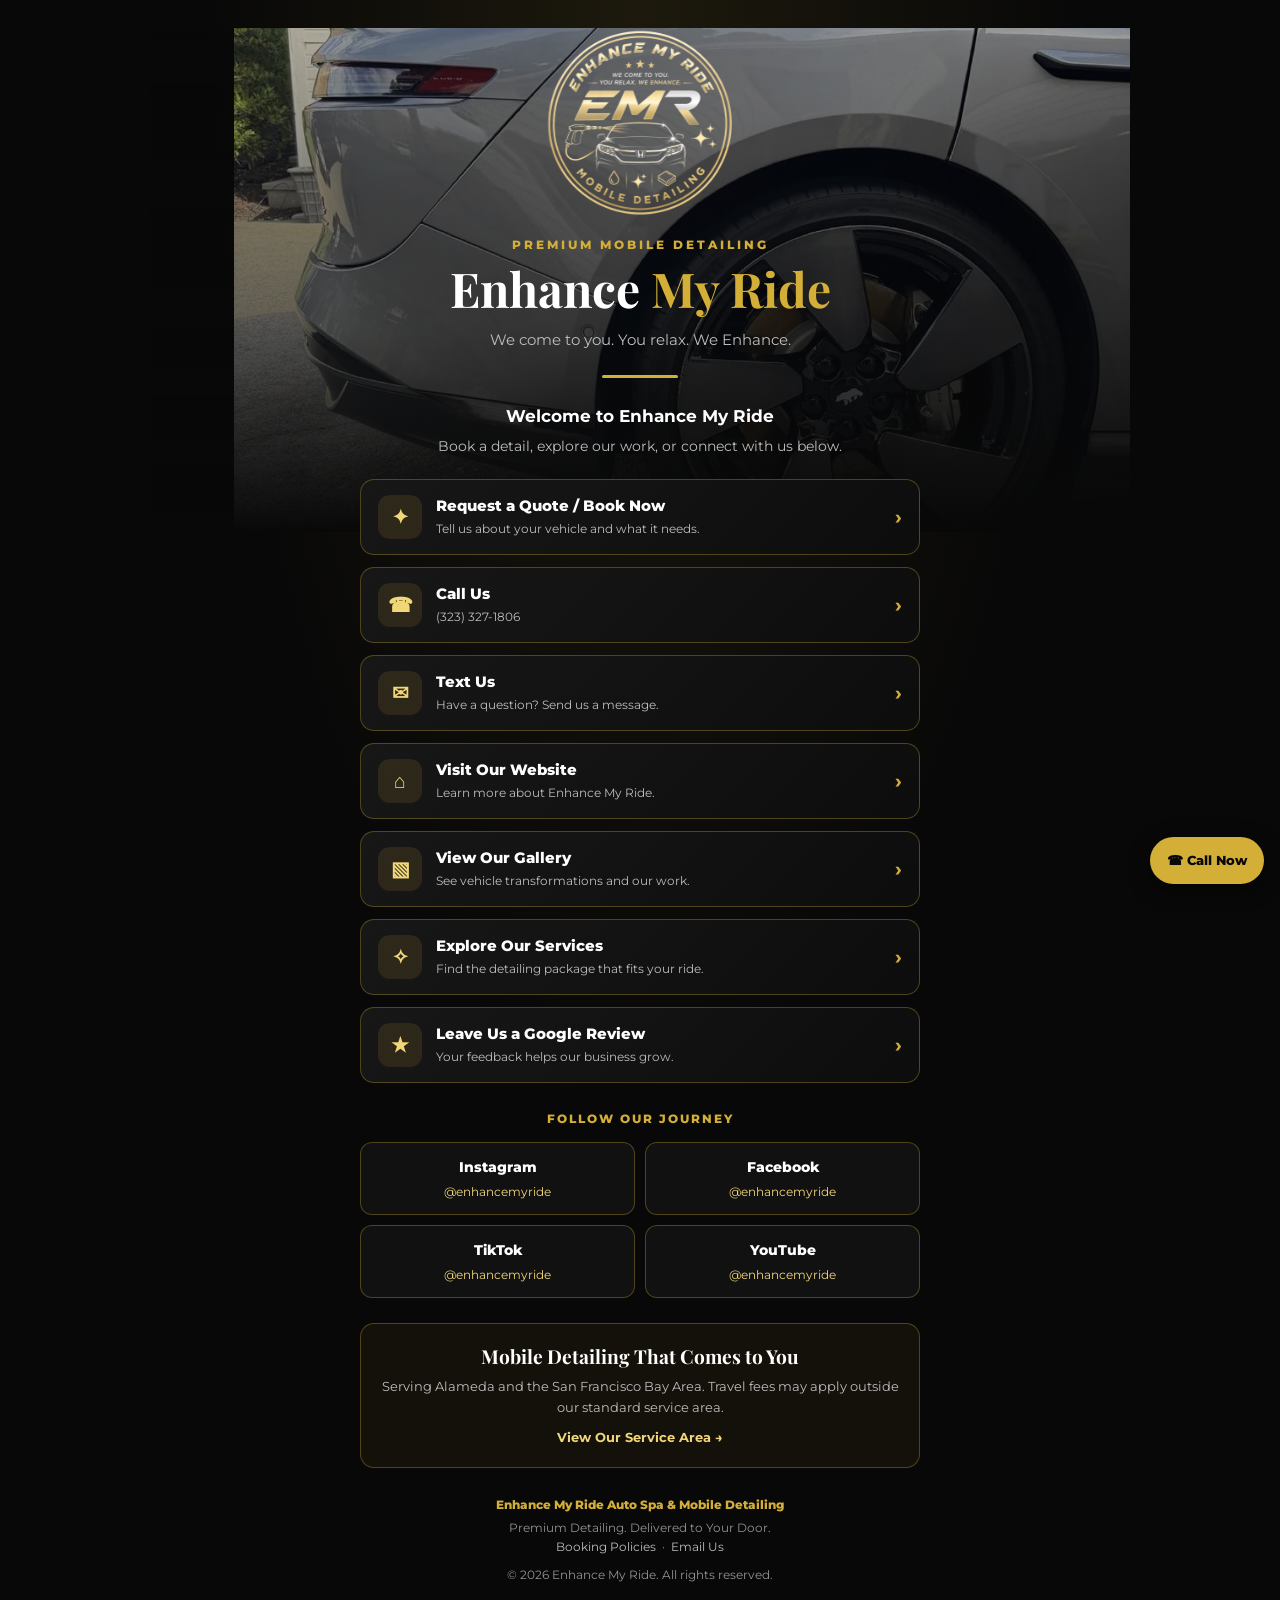
<file: scan.html>
<!DOCTYPE html>
<html lang="en">
<head>
  <meta charset="UTF-8">
  <meta name="viewport" content="width=device-width, initial-scale=1.0">

  <title>Mobile Detailing in Alameda, CA | Enhance My Ride</title>
  <meta name="description" content="Connect with Enhance My Ride Auto Spa &amp; Mobile Detailing in Alameda. Explore services, view our work, request a quote, or leave a review.">
  <meta name="theme-color" content="#080808">

  <link rel="canonical" href="https://enhancemyride.com/scan.html">
  <meta property="og:type" content="website">
  <meta property="og:site_name" content="Enhance My Ride Auto Spa &amp; Mobile Detailing">
  <meta property="og:title" content="Mobile Detailing in Alameda, CA | Enhance My Ride">
  <meta property="og:description" content="Connect with Enhance My Ride in Alameda. Explore services, view work, request a quote, or leave a review.">
  <meta property="og:url" content="https://enhancemyride.com/scan.html">
  <meta property="og:image" content="https://enhancemyride.com/images/enhance-my-ride-logo.webp">
  <meta name="twitter:card" content="summary">
  <meta name="twitter:title" content="Mobile Detailing in Alameda, CA | Enhance My Ride">
  <meta name="twitter:description" content="Connect with Enhance My Ride Auto Spa &amp; Mobile Detailing in Alameda.">
  <meta name="twitter:image" content="https://enhancemyride.com/images/enhance-my-ride-logo.webp">
  <link rel="icon" href="images/enhance-my-ride-logo.webp?v=3" type="image/webp">

  <link rel="preconnect" href="https://fonts.googleapis.com">
  <link rel="preconnect" href="https://fonts.gstatic.com" crossorigin>
  <link href="https://fonts.googleapis.com/css2?family=Montserrat:wght@400;500;600;700;800&family=Playfair+Display:wght@600;700&display=swap" rel="stylesheet">

  <style>
    :root {
      --black: #080808;
      --black-soft: #111111;
      --gold: #d4af37;
      --gold-light: #f1d778;
      --white: #ffffff;
      --muted: #bdbdbd;
      --border: rgba(212, 175, 55, 0.32);
    }

    * {
      box-sizing: border-box;
      margin: 0;
      padding: 0;
    }

    html {
      scroll-behavior: smooth;
    }

    body {
      min-height: 100vh;
      background:
        radial-gradient(ellipse at top, rgba(212, 175, 55, 0.10), transparent 48%),
        var(--black);
      color: var(--white);
      font-family: 'Montserrat', sans-serif;
      line-height: 1.6;
      padding: 28px 16px;
    }

    a {
      color: inherit;
      text-decoration: none;
    }

    .page {
      position: relative;
      isolation: isolate;
      width: 100%;
      max-width: 560px;
      margin: 0 auto;
    }

    .page[data-hero-image="scan"]::before {
      position: absolute;
      z-index: -1;
      top: 0;
      left: 50%;
      width: min(100vw, 980px);
      height: clamp(360px, 56svh, 620px);
      content: "";
      transform: translateX(-50%);
      background-image:
        linear-gradient(to bottom, rgba(8, 8, 8, .32), rgba(8, 8, 8, .62) 58%, #080808 100%),
        url("images/optimized/hero/scan.jpg");
      background-position: center, right center;
      background-size: 100% 100%, auto 100%;
      background-repeat: no-repeat;
      pointer-events: none;
    }

    @media (max-width: 800px) {
      .page[data-hero-image="scan"]::before {
        right: -16px;
        left: -16px;
        width: auto;
        transform: none;
      }
    }

    @media (max-width: 600px) {
      .page[data-hero-image="scan"]::before {
        background-image:
          linear-gradient(to bottom, rgba(8, 8, 8, .24), rgba(8, 8, 8, .62) 58%, #080808 100%),
          url("images/optimized/gallery/IMG_4880.jpg");
        background-position: center, center;
        background-size: 100% 100%, cover;
      }
    }

    .brand {
      text-align: center;
      margin-bottom: 24px;
    }

    .logo {
      display: block;
      width: min(220px, 65%);
      max-height: 190px;
      object-fit: contain;
      margin: 0 auto 18px;
      background: transparent;
      mix-blend-mode: screen;
    }

    .eyebrow {
      color: var(--gold);
      font-size: 0.72rem;
      font-weight: 800;
      letter-spacing: 3px;
      text-transform: uppercase;
      margin-bottom: 8px;
    }

    h1 {
      font-family: 'Playfair Display', serif;
      font-size: clamp(2rem, 8vw, 3rem);
      line-height: 1.12;
      margin-bottom: 12px;
    }

    h1 span {
      color: var(--gold);
    }

    .tagline {
      color: var(--muted);
      font-size: 0.94rem;
      margin: 0 auto;
      max-width: 420px;
    }

    .divider {
      width: 76px;
      height: 3px;
      background: var(--gold);
      margin: 23px auto;
      border-radius: 10px;
    }

    .intro {
      text-align: center;
      margin-bottom: 22px;
    }

    .intro h2 {
      font-size: 1.08rem;
      margin-bottom: 5px;
    }

    .intro p {
      color: var(--muted);
      font-size: 0.88rem;
    }

    .links {
      display: grid;
      gap: 12px;
    }

    .link-card {
      display: flex;
      align-items: center;
      gap: 14px;
      width: 100%;
      padding: 15px 17px;
      background: linear-gradient(135deg, #171717, #0d0d0d);
      border: 1px solid var(--border);
      border-radius: 14px;
      transition: transform 0.2s ease, border-color 0.2s ease,
                  background 0.2s ease;
    }

    .link-card:hover,
    .link-card:focus-visible {
      transform: translateY(-2px);
      border-color: var(--gold);
      background: #1b1a15;
      outline: none;
    }

    .link-icon {
      display: flex;
      flex: 0 0 44px;
      align-items: center;
      justify-content: center;
      width: 44px;
      height: 44px;
      border-radius: 12px;
      background: rgba(212, 175, 55, 0.12);
      color: var(--gold-light);
      font-size: 1.25rem;
      font-weight: 800;
    }

    .link-copy {
      flex: 1;
      min-width: 0;
    }

    .link-title {
      display: block;
      font-size: 0.94rem;
      font-weight: 800;
      line-height: 1.35;
    }

    .link-description {
      display: block;
      color: var(--muted);
      font-size: 0.76rem;
      margin-top: 3px;
      overflow-wrap: anywhere;
    }

    .arrow {
      color: var(--gold);
      font-size: 1.25rem;
      font-weight: 700;
    }

    .social-heading {
      text-align: center;
      color: var(--gold);
      font-size: 0.74rem;
      font-weight: 800;
      letter-spacing: 2px;
      text-transform: uppercase;
      margin: 27px 0 13px;
    }

    .socials {
      display: grid;
      grid-template-columns: repeat(2, minmax(0, 1fr));
      gap: 10px;
    }

    .social-link {
      text-align: center;
      padding: 13px 9px;
      border: 1px solid var(--border);
      border-radius: 12px;
      background: #111111;
      transition: border-color 0.2s ease, background 0.2s ease;
    }

    .social-link:hover,
    .social-link:focus-visible {
      border-color: var(--gold);
      background: #1b1a15;
      outline: none;
    }

    .social-name {
      display: block;
      font-size: 0.88rem;
      font-weight: 800;
    }

    .social-handle {
      display: block;
      color: var(--gold-light);
      font-size: 0.75rem;
      margin-top: 3px;
    }

    .service-note {
      margin-top: 25px;
      padding: 17px;
      text-align: center;
      border: 1px solid var(--border);
      border-radius: 14px;
      background: rgba(212, 175, 55, 0.055);
    }

    .service-note h2 {
      font-family: 'Playfair Display', serif;
      font-size: 1.2rem;
      margin-bottom: 5px;
    }

    .service-note p {
      color: var(--muted);
      font-size: 0.82rem;
    }

    .service-note a {
      display: inline-block;
      color: var(--gold-light);
      font-weight: 700;
      margin-top: 9px;
      font-size: 0.84rem;
    }

    footer {
      text-align: center;
      color: #929292;
      font-size: 0.74rem;
      margin-top: 28px;
      padding-bottom: 10px;
    }

    footer .footer-brand {
      color: var(--gold);
      font-weight: 800;
      margin-bottom: 4px;
    }

    footer a {
      color: var(--muted);
    }

    footer a:hover {
      color: var(--gold-light);
    }

    .floating-call {
      position: fixed;
      right: 16px;
      bottom: 16px;
      z-index: 10;
      display: flex;
      align-items: center;
      justify-content: center;
      gap: 8px;
      padding: 13px 17px;
      border-radius: 999px;
      background: var(--gold);
      color: #080808;
      font-size: 0.82rem;
      font-weight: 800;
      box-shadow: 0 5px 22px rgba(0, 0, 0, 0.45);
    }

    .floating-call:hover {
      background: var(--gold-light);
    }

    @media (max-width: 380px) {
      body {
        padding: 22px 12px;
      }

      .link-card {
        padding: 13px;
        gap: 11px;
      }

      .link-icon {
        flex-basis: 39px;
        width: 39px;
        height: 39px;
      }
    }

    @media (prefers-reduced-motion: reduce) {
      *,
      *::before,
      *::after {
        scroll-behavior: auto !important;
        transition: none !important;
      }
    }
  </style>
</head>

<body>
  <main class="page" data-hero-image="scan">
    <header class="brand">
      <img
        class="logo"
        src="images/enhance-my-ride-logo.webp?v=3"
        alt="Enhance My Ride Auto Spa & Mobile Detailing logo"
      >

      <p class="eyebrow">Premium Mobile Detailing</p>

      <h1>Enhance <span>My Ride</span></h1>

      <p class="tagline">
        We come to you. You relax. We Enhance.
      </p>

      <div class="divider"></div>
    </header>

    <section class="intro">
      <h2>Welcome to Enhance My Ride</h2>
      <p>Book a detail, explore our work, or connect with us below.</p>
    </section>

    <section class="links" aria-label="Quick links">
      <a class="link-card" href="book-now.html">
        <span class="link-icon" aria-hidden="true">✦</span>
        <span class="link-copy">
          <span class="link-title">Request a Quote / Book Now</span>
          <span class="link-description">Tell us about your vehicle and what it needs.</span>
        </span>
        <span class="arrow" aria-hidden="true">›</span>
      </a>

      <a class="link-card" href="tel:+13233271806">
        <span class="link-icon" aria-hidden="true">☎</span>
        <span class="link-copy">
          <span class="link-title">Call Us</span>
          <span class="link-description">(323) 327-1806</span>
        </span>
        <span class="arrow" aria-hidden="true">›</span>
      </a>

      <a class="link-card" href="sms:+13233271806">
        <span class="link-icon" aria-hidden="true">✉</span>
        <span class="link-copy">
          <span class="link-title">Text Us</span>
          <span class="link-description">Have a question? Send us a message.</span>
        </span>
        <span class="arrow" aria-hidden="true">›</span>
      </a>

      <a class="link-card" href="https://enhancemyride.com">
        <span class="link-icon" aria-hidden="true">⌂</span>
        <span class="link-copy">
          <span class="link-title">Visit Our Website</span>
          <span class="link-description">Learn more about Enhance My Ride.</span>
        </span>
        <span class="arrow" aria-hidden="true">›</span>
      </a>

      <a class="link-card" href="gallery.html">
        <span class="link-icon" aria-hidden="true">▧</span>
        <span class="link-copy">
          <span class="link-title">View Our Gallery</span>
          <span class="link-description">See vehicle transformations and our work.</span>
        </span>
        <span class="arrow" aria-hidden="true">›</span>
      </a>

      <a class="link-card" href="services.html">
        <span class="link-icon" aria-hidden="true">✧</span>
        <span class="link-copy">
          <span class="link-title">Explore Our Services</span>
          <span class="link-description">Find the detailing package that fits your ride.</span>
        </span>
        <span class="arrow" aria-hidden="true">›</span>
      </a>

      <a
        class="link-card"
        href="https://g.page/r/CRy_PYJmq6NYEBM/review"
        target="_blank"
        rel="noopener noreferrer"
      >
        <span class="link-icon" aria-hidden="true">★</span>
        <span class="link-copy">
          <span class="link-title">Leave Us a Google Review</span>
          <span class="link-description">Your feedback helps our business grow.</span>
        </span>
        <span class="arrow" aria-hidden="true">›</span>
      </a>
    </section>

    <p class="social-heading">Follow Our Journey</p>

    <section class="socials" aria-label="Social media links">
      <a
        class="social-link"
        href="https://www.instagram.com/enhancemyride/"
        target="_blank"
        rel="noopener noreferrer"
      >
        <span class="social-name">Instagram</span>
        <span class="social-handle">@enhancemyride</span>
      </a>

      <a
        class="social-link"
        href="https://www.facebook.com/enhancemyride/"
        target="_blank"
        rel="noopener noreferrer"
      >
        <span class="social-name">Facebook</span>
        <span class="social-handle">@enhancemyride</span>
      </a>

      <a
        class="social-link"
        href="https://www.tiktok.com/@enhancemyride"
        target="_blank"
        rel="noopener noreferrer"
      >
        <span class="social-name">TikTok</span>
        <span class="social-handle">@enhancemyride</span>
      </a>

      <a
        class="social-link"
        href="https://www.youtube.com/@enhancemyride"
        target="_blank"
        rel="noopener noreferrer"
      >
        <span class="social-name">YouTube</span>
        <span class="social-handle">@enhancemyride</span>
      </a>
    </section>

    <section class="service-note">
      <h2>Mobile Detailing That Comes to You</h2>
      <p>
        Serving Alameda and the San Francisco Bay Area.
        Travel fees may apply outside our standard service area.
      </p>
      <a href="service-area.html">View Our Service Area →</a>
    </section>

    <footer>
      <p class="footer-brand">Enhance My Ride Auto Spa &amp; Mobile Detailing</p>
      <p>Premium Detailing. Delivered to Your Door.</p>
      <p>
        <a href="booking-policies.html">Booking Policies</a>
        &nbsp;·&nbsp;
        <a href="mailto:info@enhancemyride.com">Email Us</a>
      </p>
      <p style="margin-top: 9px;">&copy; <span id="year"></span> Enhance My Ride. All rights reserved.</p>
    </footer>
  </main>

  <a class="floating-call" href="tel:+13233271806" aria-label="Call Enhance My Ride">
    ☎ Call Now
  </a>

  <script>
    document.getElementById("year").textContent = new Date().getFullYear();
  </script>
</body>
</html>
</file>
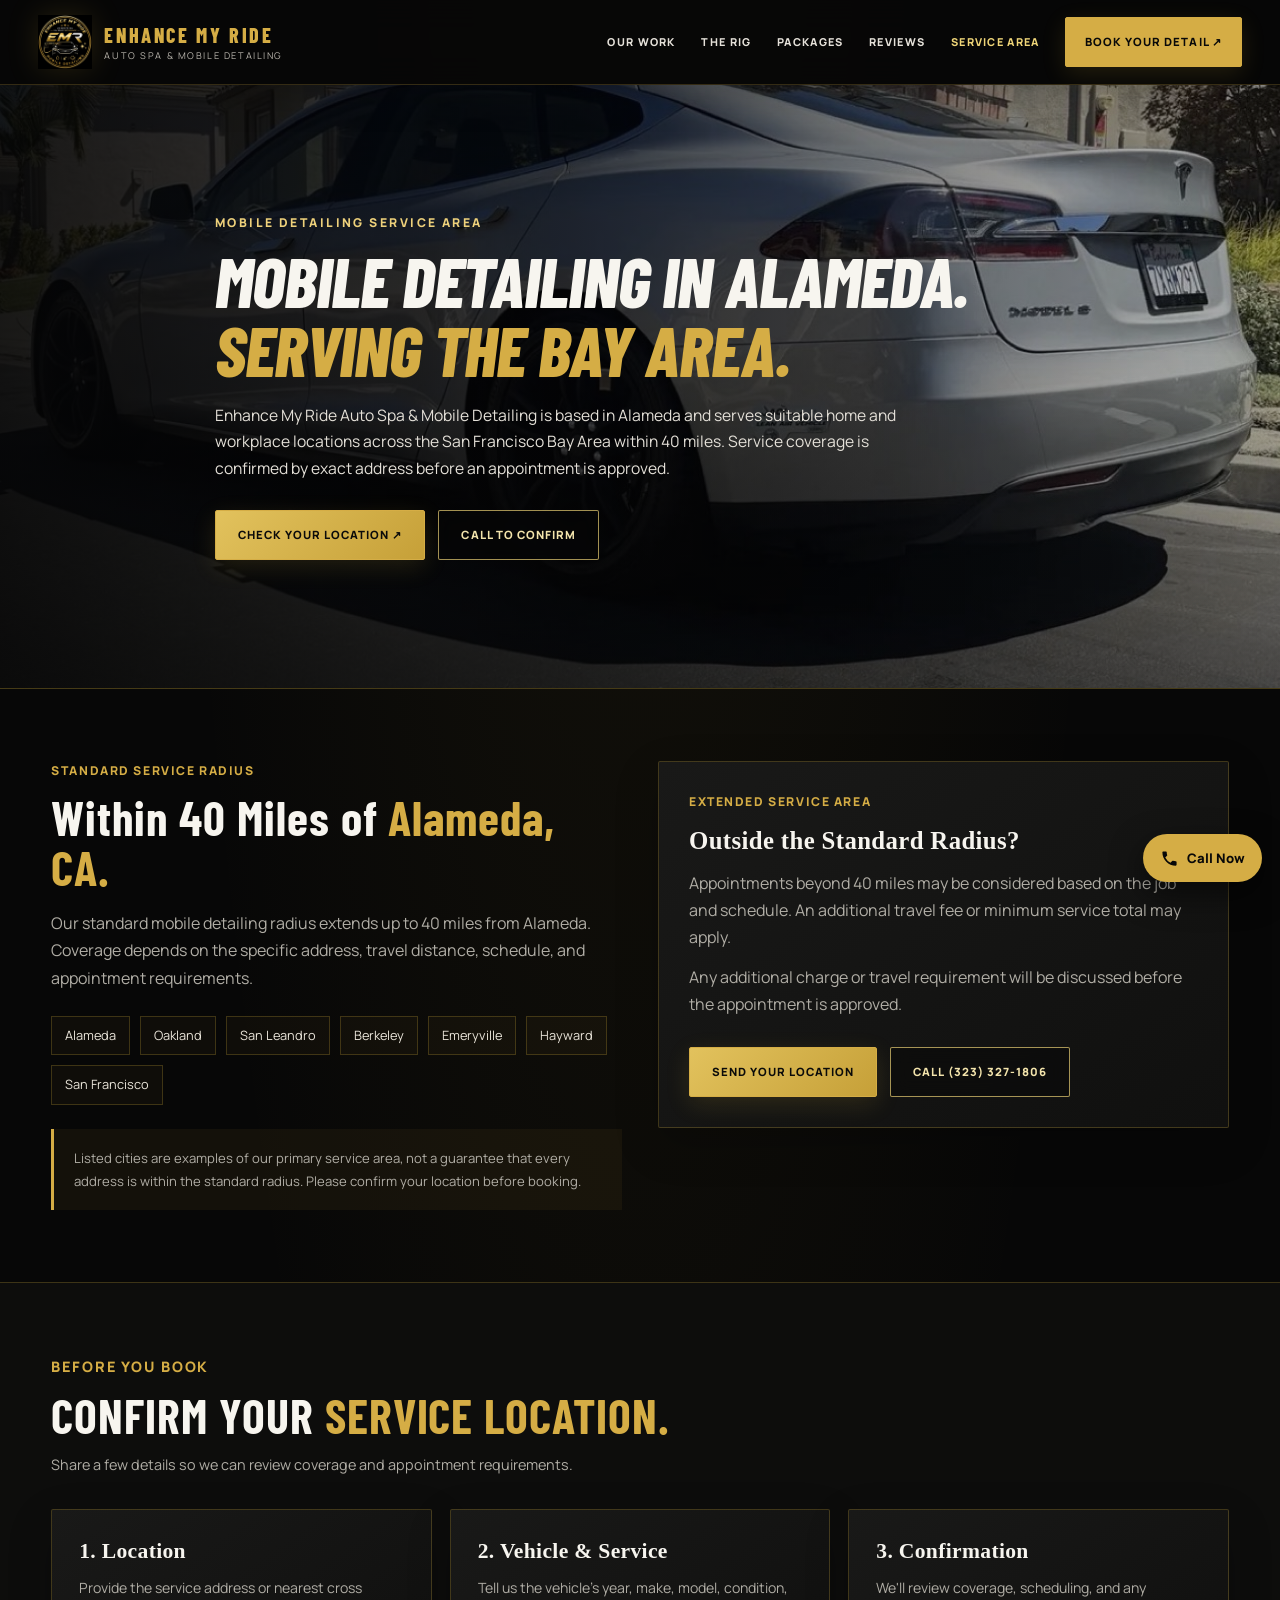
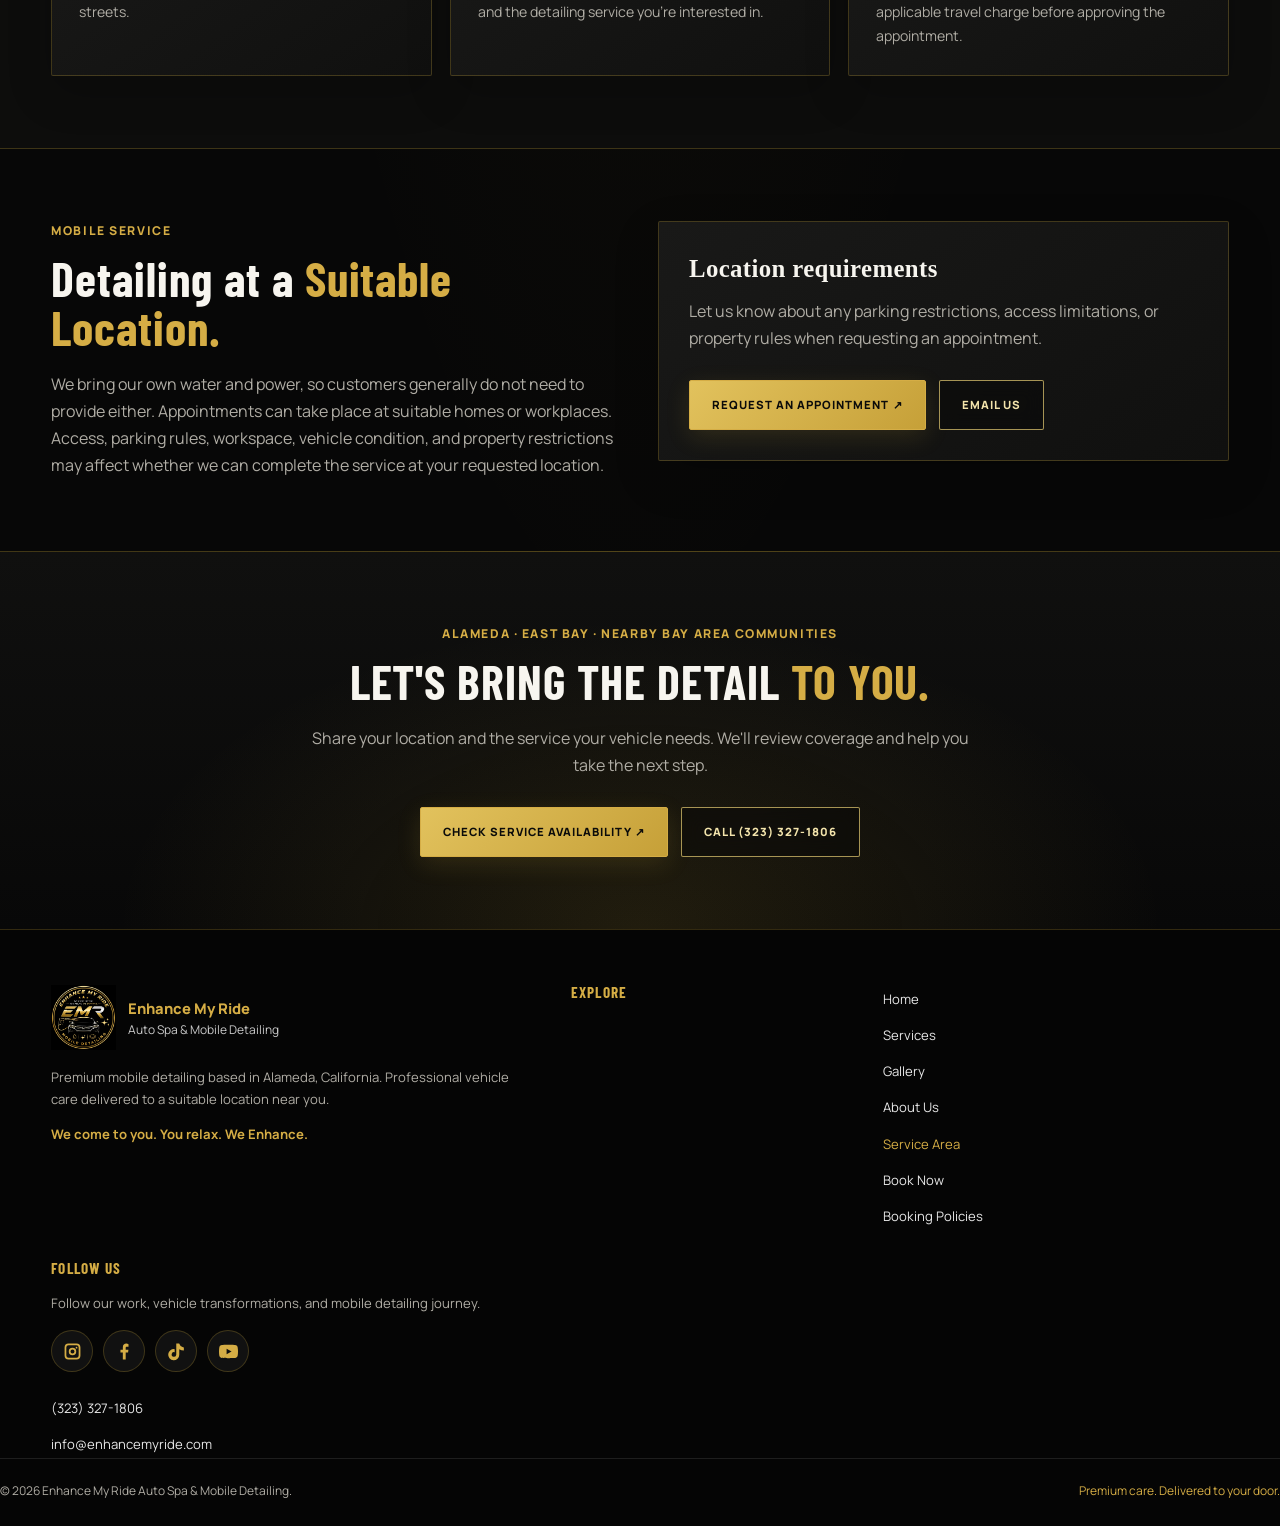
<file: service-area.html>
<!DOCTYPE html>
<html lang="en">
<head>
  <meta charset="UTF-8">
  <meta name="viewport" content="width=device-width, initial-scale=1">
  <meta name="theme-color" content="#080808">
  <meta name="robots" content="index, follow">
    
  <title>Mobile Detailing Service Area: Alameda &amp; Bay Area | Enhance My Ride</title>

  <meta name="description" content="Enhance My Ride Auto Spa &amp; Mobile Detailing serves Alameda and San Francisco Bay Area communities within 40 miles. Confirm your address and request a quote.">

  <link rel="canonical" href="https://enhancemyride.com/service-area.html">
  <link rel="icon" href="images/enhance-my-ride-logo.webp?v=3">

  <!-- Open Graph -->
  <meta property="og:type" content="website">
  <meta property="og:site_name" content="Enhance My Ride Auto Spa &amp; Mobile Detailing">
  <meta property="og:title" content="Mobile Detailing Service Area: Alameda &amp; Bay Area | Enhance My Ride">
  <meta property="og:description" content="Mobile detailing based in Alameda, serving the San Francisco Bay Area within 40 miles. Confirm coverage for your address.">
  <meta property="og:url" content="https://enhancemyride.com/service-area.html">
  <meta property="og:image" content="https://enhancemyride.com/images/enhance-my-ride-logo.webp">
  <meta property="og:image:alt" content="Enhance My Ride Auto Spa and Mobile Detailing logo">

  <!-- Twitter / X -->
  <meta name="twitter:card" content="summary">
  <meta name="twitter:title" content="Mobile Detailing Service Area: Alameda &amp; Bay Area | Enhance My Ride">
  <meta name="twitter:description" content="Based in Alameda and serving the Bay Area within 40 miles. Confirm coverage for your address.">
  <meta name="twitter:image" content="https://enhancemyride.com/images/enhance-my-ride-logo.webp">

  <link rel="preconnect" href="https://fonts.googleapis.com">
  <link rel="preconnect" href="https://fonts.gstatic.com" crossorigin>
  <link href="https://fonts.googleapis.com/css2?family=Barlow+Condensed:wght@500;600;700;800&family=Manrope:wght@400;500;600;700;800&display=swap" rel="stylesheet">

  <!-- Local Business Structured Data -->
  <script type="application/ld+json">
  {
    "@context": "https://schema.org",
    "@type": "AutomotiveBusiness",
    "@id": "https://enhancemyride.com/#business",
    "name": "Enhance My Ride Auto Spa & Mobile Detailing",
    "url": "https://enhancemyride.com/",
    "logo": "https://enhancemyride.com/images/enhance-my-ride-logo.webp",
    "image": "https://enhancemyride.com/images/enhance-my-ride-logo.webp",
    "description": "Enhance My Ride Auto Spa & Mobile Detailing provides mobile auto detailing based in Alameda, California, serving suitable locations within 40 miles across the San Francisco Bay Area.",
    "telephone": "+1-323-327-1806",
    "email": "info@enhancemyride.com",
    "address": {
      "@type": "PostalAddress",
      "addressLocality": "Alameda",
      "addressRegion": "CA",
      "addressCountry": "US"
    },
    "areaServed": [
      {
        "@type": "City",
        "name": "Alameda",
        "addressRegion": "CA"
      },
      {
        "@type": "City",
        "name": "Oakland",
        "addressRegion": "CA"
      },
      {
        "@type": "City",
        "name": "San Leandro",
        "addressRegion": "CA"
      },
      {
        "@type": "City",
        "name": "Berkeley",
        "addressRegion": "CA"
      },
      {
        "@type": "City",
        "name": "Emeryville",
        "addressRegion": "CA"
      },
      {
        "@type": "City",
        "name": "Hayward",
        "addressRegion": "CA"
      },
      {
        "@type": "City",
        "name": "San Francisco",
        "addressRegion": "CA"
      }
    ],
    "sameAs": [
      "https://www.instagram.com/enhancemyridemobiledetailing/",
      "https://www.facebook.com/enhancemyridemobiledetailing/",
      "https://www.tiktok.com/@enhancemyride",
      "https://www.youtube.com/@enhancemyride"
    ]
  }
  </script>

  <!-- Page Structured Data -->
  <script type="application/ld+json">
  {
    "@context": "https://schema.org",
    "@type": "WebPage",
    "@id": "https://enhancemyride.com/service-area.html",
    "url": "https://enhancemyride.com/service-area.html",
    "name": "Mobile Detailing Service Area: Alameda & Bay Area | Enhance My Ride",
    "description": "Enhance My Ride Auto Spa & Mobile Detailing serves Alameda and suitable San Francisco Bay Area addresses within 40 miles.",
    "isPartOf": {
      "@type": "WebSite",
      "name": "Enhance My Ride Auto Spa & Mobile Detailing",
      "url": "https://enhancemyride.com/"
    },
    "about": {
      "@id": "https://enhancemyride.com/#business"
    }
  }
  </script>

  <style>
:root{--black:#080808;--black-soft:#111111;--black-card:#171715;--gold:#d4af37;--gold-light:#ecd27a;--white:#f6f4ee;--muted:#aaa69b;--line:rgba(212,175,55,.25);--max:1180px}
*,*::before,*::after{box-sizing:border-box;margin:0;padding:0}
html{scroll-behavior:smooth;scroll-padding-top:100px}
body{min-width:320px;overflow-x:hidden;background:var(--black);color:var(--white);font-family:"Montserrat",sans-serif;line-height:1.7}
a{color:inherit;text-decoration:none}
img,svg{display:block;max-width:100%}
button{font:inherit;-webkit-tap-highlight-color:transparent}
a:focus-visible,button:focus-visible{outline:3px solid var(--gold-light);outline-offset:4px}
.container{width:min(92%,var(--max));margin-inline:auto}
.gold{color:var(--gold)}
.eyebrow{margin-bottom:12px;color:var(--gold);font-size:.76rem;font-weight:800;letter-spacing:.2em;text-transform:uppercase}
h1,h2{font-family:"Playfair Display",Georgia,serif;line-height:1.2}
h1{margin-bottom:20px;font-size:clamp(2.6rem,6vw,4.4rem)}
h2{margin-bottom:18px;font-size:clamp(2rem,4vw,3rem)}
h3{line-height:1.35}
p{color:var(--muted)}
.section{padding:72px 0}
.section-heading{max-width:760px;margin-bottom:32px}
.section-heading h2{margin-bottom:12px}
.section-heading p{max-width:700px;font-size:.9rem}
.btn{display:inline-flex;min-height:48px;align-items:center;justify-content:center;gap:9px;padding:13px 22px;border:1px solid var(--gold);border-radius:8px;background:var(--gold);color:#080808;font-size:.84rem;font-weight:800;text-align:center;transition:transform .2s ease,background .2s ease}
.btn:hover{transform:translateY(-2px);background:var(--gold-light)}
.btn-outline{background:transparent;color:var(--gold)}
.btn-outline:hover{background:rgba(212,175,55,.1)}
.actions{display:flex;flex-wrap:wrap;gap:13px;margin-top:28px}
.site-header{position:sticky;top:0;z-index:1000;background:rgba(8,8,8,.97);border-bottom:1px solid var(--line);backdrop-filter:blur(14px)}
.nav-container{position:relative;display:flex;min-height:82px;align-items:center;justify-content:space-between;gap:20px}
.brand{display:flex;min-width:0;align-items:center;gap:12px}
.brand img{width:58px;height:58px;flex-shrink:0;object-fit:contain}
.brand-name{display:block;color:var(--gold);font-family:"Montserrat",sans-serif;font-size:.96rem;font-weight:800;line-height:1.3}
.brand-tagline{display:block;margin-top:3px;color:#c9c9c9;font-size:.66rem;line-height:1.4}
.menu{display:none;width:44px;height:44px;flex-shrink:0;align-items:center;justify-content:center;border:1px solid var(--line);border-radius:8px;background:var(--black-card);color:var(--gold);font-size:1.5rem;cursor:pointer}
.nav{display:flex;align-items:center;justify-content:flex-end;gap:20px}
.nav a{color:#e7e7e7;font-size:.78rem;font-weight:600;transition:color .2s ease}
.nav a:hover,.nav a[aria-current="page"]{color:var(--gold)}
.nav .nav-book{padding:10px 15px;border:0;border-radius:6px;background:var(--gold);color:#080808;font-weight:800;white-space:nowrap}
.nav .nav-book:hover{background:var(--gold-light);color:#080808}
.page-hero{position:relative;isolation:isolate;padding:76px 0 68px;overflow:hidden;border-bottom:1px solid var(--line);background:radial-gradient(ellipse at 80% 15%,rgba(212,175,55,.12),transparent 45%),linear-gradient(180deg,#111 0%,#080808 100%)}
.page-hero::after{position:absolute;z-index:-1;inset:0 0 0 auto;width:44%;content:"";opacity:.4;background:linear-gradient(90deg,#080808 0%,transparent 100%),repeating-linear-gradient(135deg,transparent 0,transparent 36px,rgba(212,175,55,.045) 37px,rgba(212,175,55,.045) 38px);pointer-events:none}
.page-hero-content{max-width:850px}
.page-hero h1{max-width:850px;margin-bottom:18px}
.page-hero p:not(.eyebrow){max-width:720px;font-size:.98rem}
.card-grid{display:grid;grid-template-columns:repeat(3,minmax(0,1fr));gap:18px}
.card{padding:27px;border:1px solid var(--line);border-radius:10px;background:var(--black-card);transition:border-color .2s ease,transform .2s ease}
.card:hover{transform:translateY(-3px);border-color:rgba(212,175,55,.6)}
.card h3{margin-bottom:10px;color:var(--white);font-family:"Playfair Display",Georgia,serif;font-size:1.35rem}
.card p{font-size:.88rem}
.dark-band{border-top:1px solid var(--line);border-bottom:1px solid var(--line);background:#0d0d0c}
.two-col{display:grid;grid-template-columns:1fr 1fr;gap:36px;align-items:start}
.panel{padding:30px;border:1px solid var(--line);border-radius:10px;background:var(--black-soft)}
.panel h3{margin-bottom:12px;color:var(--white);font-family:"Playfair Display",Georgia,serif;font-size:1.55rem}
.panel p+p{margin-top:13px}
.note{margin-top:24px;padding:18px 20px;border-left:3px solid var(--gold);background:rgba(212,175,55,.06);font-size:.82rem}
.city-list{display:flex;flex-wrap:wrap;gap:10px;margin-top:24px}
.city-tag{padding:8px 13px;border:1px solid var(--line);background:rgba(212,175,55,.035);color:#e9e4d9;font-size:.8rem}
.cta{padding:72px 0;border-top:1px solid var(--line);background:radial-gradient(ellipse at 50% 100%,rgba(212,175,55,.12),transparent 58%),#0e0e0e;text-align:center}
.cta-content{max-width:760px;margin-inline:auto}
.cta h2{margin-bottom:18px}
.cta-content>p:not(.eyebrow){max-width:670px;margin-inline:auto}
.cta .actions{justify-content:center}
.footer{padding:55px 0 25px;border-top:1px solid var(--line);background:#050505}
.footer-top{display:grid;grid-template-columns:1.4fr .8fr 1fr;gap:35px;padding-bottom:32px}
.footer-brand{display:flex;align-items:center;gap:12px;margin-bottom:16px}
.footer-logo{width:65px;height:65px;flex-shrink:0;object-fit:contain}
.footer-brand-name,.footer-brand-sub{display:block}
.footer-brand-name{color:var(--gold);font-size:.92rem;font-weight:800}
.footer-brand-sub{color:#c9c9c9;font-size:.75rem;line-height:1.5}
.footer-text{margin-bottom:12px;font-size:.82rem}
.footer-slogan{color:var(--gold);font-size:.82rem;font-weight:700}
.footer-heading{margin-bottom:15px;color:var(--gold);font-family:"Montserrat",sans-serif;font-size:.95rem;font-weight:800}
.footer-links{display:grid;gap:9px;list-style:none}
.footer-links a{overflow-wrap:anywhere;color:#e7e7e7;font-size:.82rem;transition:color .2s ease}
.footer-links a:hover,.footer-links a[aria-current="page"]{color:var(--gold)}
.socials{display:flex;flex-wrap:wrap;gap:10px;margin-top:16px}
.social-link{display:grid;width:42px;height:42px;flex-shrink:0;place-items:center;border:1px solid var(--line);border-radius:50%;background:#111;transition:background .2s ease,border-color .2s ease,transform .2s ease}
.social-link:hover{transform:translateY(-2px);border-color:var(--gold);background:rgba(212,175,55,.12)}
.social-link svg{width:19px;height:19px;fill:var(--gold)}
.footer-bottom{display:flex;align-items:center;justify-content:space-between;flex-wrap:wrap;gap:10px 20px;padding-top:22px;border-top:1px solid rgba(255,255,255,.1)}
.footer-bottom p{font-size:.75rem}
.footer-tagline{color:var(--gold)}
.floating-call{position:fixed;right:18px;bottom:18px;z-index:900;display:inline-flex;min-height:48px;align-items:center;justify-content:center;gap:8px;padding:12px 17px;border:0;border-radius:999px;background:var(--gold);color:#080808;box-shadow:0 6px 24px rgba(0,0,0,.45);font-size:.82rem;font-weight:800;transition:background .2s ease,transform .2s ease}
.floating-call:hover{transform:translateY(-2px);background:var(--gold-light)}
.floating-call svg{width:19px;height:19px;fill:currentColor}
@media(max-width:1000px){.nav{gap:13px}.nav a{font-size:.73rem}.card-grid{gap:14px}}
@media(max-width:800px){.nav-container{min-height:76px;flex-wrap:wrap;padding:12px 0}.brand img{width:50px;height:50px}.menu{display:inline-flex;margin-left:auto}.nav{display:none;width:100%;align-items:stretch;flex-direction:column;gap:0;padding:8px 0 12px}.nav.is-open{display:flex}.nav a{padding:11px 8px;border-bottom:1px solid rgba(255,255,255,.07);font-size:.85rem}.nav .nav-book{margin-top:8px;padding:12px 15px;text-align:center}.card-grid,.two-col{grid-template-columns:1fr}.footer-top{grid-template-columns:1fr 1fr;gap:30px}.footer-top>div:first-child{grid-column:1/-1}}
@media(max-width:600px){.page-hero{padding:58px 0 50px}.page-hero::after{width:75%;opacity:.3}.section{padding:55px 0 65px}.actions{align-items:stretch;flex-direction:column}.actions .btn{width:100%}.cta{padding:62px 0}.footer-top{grid-template-columns:1fr;gap:27px}.footer-top>div:first-child{grid-column:auto}.footer-bottom{align-items:flex-start;flex-direction:column}.floating-call{right:12px;bottom:12px;min-height:44px;padding:10px 14px}}
@media(prefers-reduced-motion:reduce){html{scroll-behavior:auto}*,*::before,*::after{scroll-behavior:auto!important;transition-duration:.01ms!important;animation-duration:.01ms!important;animation-iteration-count:1!important}}
  </style>
  <link rel="stylesheet" href="css/premium.css">
  <link rel="stylesheet" href="css/site-redesign.css">
</head>
<body>
  <header class="site-header">
    <div class="container nav-container">
      <a class="brand" href="index.html" aria-label="Enhance My Ride home">
        <img src="images/enhance-my-ride-logo.webp?v=3" alt="Enhance My Ride Auto Spa logo" width="58" height="58" loading="eager" decoding="async">
        <span>
          <span class="brand-name">ENHANCE MY RIDE</span>
          <span class="brand-tagline">AUTO SPA &amp; MOBILE DETAILING</span>
        </span>
      </a>
      <button class="menu" type="button" aria-label="Open navigation" aria-expanded="false" aria-controls="main-nav">☰</button>
      <nav class="nav" id="main-nav" aria-label="Main navigation">
        <a href="gallery.html">Our Work</a>
        <a href="index.html#the-rig">The Rig</a>
        <a href="services.html#packages">Packages</a>
        <a href="index.html#reviews">Reviews</a>
        <a href="service-area.html" aria-current="page">Service Area</a>
        <a href="book-now.html" class="nav-book">Book Your Detail ↗</a>
      </nav>
    </div>
  </header>

  <main>
    <section class="page-hero" data-hero-image="service-area">
      <div class="container page-hero-content">
        <p class="eyebrow">Mobile Detailing Service Area</p>
        <h1>Mobile Detailing in Alameda. <span class="gold">Serving the Bay Area.</span></h1>
        <p>Enhance My Ride Auto Spa &amp; Mobile Detailing is based in Alameda and serves suitable home and workplace locations across the San Francisco Bay Area within 40 miles. Service coverage is confirmed by exact address before an appointment is approved.</p>
        <div class="actions">
          <a class="btn" href="book-now.html">Check Your Location ↗</a>
          <a class="btn btn-outline" href="tel:+13233271806">Call to Confirm</a>
        </div>
      </div>
    </section>

    <section class="section">
      <div class="container two-col">
        <div>
          <p class="eyebrow">Standard Service Radius</p>
          <h2>Within 40 Miles of <span class="gold">Alameda, CA.</span></h2>
          <p>Our standard mobile detailing radius extends up to 40 miles from Alameda. Coverage depends on the specific address, travel distance, schedule, and appointment requirements.</p>
          <div class="city-list" aria-label="Primary mobile detailing service area cities">
            <span class="city-tag">Alameda</span>
            <span class="city-tag">Oakland</span>
            <span class="city-tag">San Leandro</span>
            <span class="city-tag">Berkeley</span>
            <span class="city-tag">Emeryville</span>
            <span class="city-tag">Hayward</span>
            <span class="city-tag">San Francisco</span>
          </div>
          <p class="note">Listed cities are examples of our primary service area, not a guarantee that every address is within the standard radius. Please confirm your location before booking.</p>
        </div>

        <aside class="panel">
          <p class="eyebrow">Extended Service Area</p>
          <h3>Outside the Standard Radius?</h3>
          <p>Appointments beyond 40 miles may be considered based on the job and schedule. An additional travel fee or minimum service total may apply.</p>
          <p>Any additional charge or travel requirement will be discussed before the appointment is approved.</p>
          <div class="actions">
            <a class="btn" href="book-now.html">Send Your Location</a>
            <a class="btn btn-outline" href="tel:+13233271806">Call (323) 327-1806</a>
          </div>
        </aside>
      </div>
    </section>

    <section class="section dark-band">
      <div class="container">
        <div class="section-heading">
          <p class="eyebrow">Before You Book</p>
          <h2>Confirm Your <span class="gold">Service Location.</span></h2>
          <p>Share a few details so we can review coverage and appointment requirements.</p>
        </div>
        <div class="card-grid">
          <article class="card">
            <h3>1. Location</h3>
            <p>Provide the service address or nearest cross streets.</p>
          </article>
          <article class="card">
            <h3>2. Vehicle &amp; Service</h3>
            <p>Tell us the vehicle's year, make, model, condition, and the detailing service you're interested in.</p>
          </article>
          <article class="card">
            <h3>3. Confirmation</h3>
            <p>We'll review coverage, scheduling, and any applicable travel charge before approving the appointment.</p>
          </article>
        </div>
      </div>
    </section>

    <section class="section">
      <div class="container two-col">
        <div>
          <p class="eyebrow">Mobile Service</p>
          <h2>Detailing at a <span class="gold">Suitable Location.</span></h2>
          <p>We bring our own water and power, so customers generally do not need to provide either. Appointments can take place at suitable homes or workplaces.</p>
          <p>Access, parking rules, workspace, vehicle condition, and property restrictions may affect whether we can complete the service at your requested location.</p>
        </div>
        <aside class="panel">
          <h3>Location requirements</h3>
          <p>Let us know about any parking restrictions, access limitations, or property rules when requesting an appointment.</p>
          <div class="actions">
            <a class="btn" href="book-now.html">Request an Appointment ↗</a>
            <a class="btn btn-outline" href="mailto:info@enhancemyride.com">Email Us</a>
          </div>
        </aside>
      </div>
    </section>

    <section class="cta">
      <div class="container cta-content">
        <p class="eyebrow">Alameda · East Bay · Nearby Bay Area Communities</p>
        <h2>Let's Bring the Detail <span class="gold">to You.</span></h2>
        <p>Share your location and the service your vehicle needs. We'll review coverage and help you take the next step.</p>
        <div class="actions">
          <a class="btn" href="book-now.html">Check Service Availability ↗</a>
          <a class="btn btn-outline" href="tel:+13233271806">Call (323) 327-1806</a>
        </div>
      </div>
    </section>
  </main>

  <footer class="footer">
    <div class="container">
      <div class="footer-top">
        <div>
          <a class="footer-brand" href="index.html" aria-label="Enhance My Ride home">
            <img class="footer-logo" src="images/enhance-my-ride-logo.webp?v=3" alt="Enhance My Ride logo" width="1254" height="1254" loading="lazy" decoding="async">
            <span>
              <span class="footer-brand-name">Enhance My Ride</span>
              <span class="footer-brand-sub">Auto Spa &amp; Mobile Detailing</span>
            </span>
          </a>
          <p class="footer-text">Premium mobile detailing based in Alameda, California. Professional vehicle care delivered to a suitable location near you.</p>
          <p class="footer-slogan">We come to you. You relax. We Enhance.</p>
        </div>

          <h2 class="footer-heading">Explore</h2>
          <ul class="footer-links">
            <li><a href="index.html">Home</a></li>
            <li><a href="services.html">Services</a></li>
            <li><a href="gallery.html">Gallery</a></li>
            <li><a href="about.html">About Us</a></li>
            <li><a href="service-area.html" aria-current="page">Service Area</a></li>
            <li><a href="book-now.html">Book Now</a></li>
            <li><a href="booking-policies.html">Booking Policies</a></li>
          </ul>
        </div>

        <div>
          <h2 class="footer-heading">Follow Us</h2>
          <p class="footer-text">Follow our work, vehicle transformations, and mobile detailing journey.</p>
          <div class="socials">
            <a class="social-link" href="https://www.instagram.com/enhancemyridemobiledetailing/" target="_blank" rel="noopener noreferrer" aria-label="Instagram">
              <svg viewBox="0 0 24 24" aria-hidden="true"><path d="M7 2h10a5 5 0 0 1 5 5v10a5 5 0 0 1-5 5H7a5 5 0 0 1-5-5V7a5 5 0 0 1 5-5Zm0 2.2A2.8 2.8 0 0 0 4.2 7v10A2.8 2.8 0 0 0 7 19.8h10a2.8 2.8 0 0 0 2.8-2.8V7A2.8 2.8 0 0 0 17 4.2H7Zm5 3.1a4.7 4.7 0 1 1 0 9.4 4.7 4.7 0 0 1 0-9.4Zm0 2.2a2.5 2.5 0 1 0 0 5 2.5 2.5 0 0 0 0-5Zm5.1-3.4a1.1 1.1 0 1 1 0 2.2 1.1 1.1 0 0 1 0-2.2Z"/></svg>
            </a>
            <a class="social-link" href="https://www.facebook.com/enhancemyridemobiledetailing/" target="_blank" rel="noopener noreferrer" aria-label="Facebook">
              <svg viewBox="0 0 24 24" aria-hidden="true"><path d="M13.5 22v-8.8h3l.45-3.45H13.5V7.55c0-1 .28-1.68 1.72-1.68h1.84V2.78A24 24 0 0 0 14.38 2C11.72 2 9.9 3.62 9.9 6.6v3.15H6.9v3.45h3V22h3.6Z"/></svg>
            </a>
            <a class="social-link" href="https://www.tiktok.com/@enhancemyride" target="_blank" rel="noopener noreferrer" aria-label="TikTok">
              <svg viewBox="0 0 24 24" aria-hidden="true"><path d="M19.6 6.3a6.4 6.4 0 0 1-4.1-4.1V2h-3.8v13.7a2.9 2.9 0 1 1-2-2.75V9.1a7 7 0 1 0 5.8 6.9V9a10 10 0 0 0 5.8 1.85V7.1a6.5 6.5 0 0 1-1.7-.8Z"/></svg>
            </a>
            <a class="social-link" href="https://www.youtube.com/@enhancemyride" target="_blank" rel="noopener noreferrer" aria-label="YouTube">
              <svg viewBox="0 0 24 24" aria-hidden="true"><path d="M23.5 6.2a3 3 0 0 0-2.1-2.1C19.6 3.6 12 3.6 12 3.6s-7.6 0-9.4.5A3 3 0 0 0 .5 6.2 31 31 0 0 0 0 12a31 31 0 0 0 .5 5.8 3 3 0 0 0 2.1 2.1c1.8.5 9.4.5 9.4.5s7.6 0 9.4-.5a3 3 0 0 0 2.1-2.1A31 31 0 0 0 24 12a31 31 0 0 0-.5-5.8ZM9.6 15.6V8.4l6.3 3.6-6.3 3.6Z"/></svg>
            </a>
          </div>
          <ul class="footer-links" style="margin-top:22px">
            <li><a href="tel:+13233271806">(323) 327-1806</a></li>
            <li><a href="mailto:info@enhancemyride.com">info@enhancemyride.com</a></li>
          </ul>
        </div>
      </div>

      <div class="footer-bottom">
        <p>© <span id="current-year">2026</span> Enhance My Ride Auto Spa &amp; Mobile Detailing.</p>
        <p class="footer-tagline">Premium care. Delivered to your door.</p>
      </div>
    </div>
  </footer>

  <a class="floating-call" href="tel:+13233271806" aria-label="Call Enhance My Ride now">
    <svg viewBox="0 0 24 24" aria-hidden="true"><path d="M6.6 10.8a15.1 15.1 0 0 0 6.6 6.6l2.2-2.2a1 1 0 0 1 1-.24 11.3 11.3 0 0 0 3.55.57 1 1 0 0 1 1 1V20a1 1 0 0 1-1 1C10.6 21 3 13.4 3 4a1 1 0 0 1 1-1h3.5a1 1 0 0 1 1 1 11.3 11.3 0 0 0 .57 3.55 1 1 0 0 1-.25 1l-2.22 2.25Z"/></svg>
    <span>Call Now</span>
  </a>

  <script>
  (() => {
    const button = document.querySelector(".menu");
    const nav = document.getElementById("main-nav");

    if (button && nav) {
      const closeMenu = () => {
        nav.classList.remove("is-open");
        button.setAttribute("aria-expanded", "false");
        button.setAttribute("aria-label", "Open navigation");
        button.textContent = "☰";
      };

      button.addEventListener("click", () => {
        const isOpen = nav.classList.toggle("is-open");
        button.setAttribute("aria-expanded", String(isOpen));
        button.setAttribute("aria-label", isOpen ? "Close navigation" : "Open navigation");
        button.textContent = isOpen ? "×" : "☰";
      });

      nav.querySelectorAll("a").forEach(link => link.addEventListener("click", closeMenu));

      document.addEventListener("keydown", event => {
        if (event.key === "Escape") closeMenu();
      });

      window.addEventListener("resize", () => {
        if (window.innerWidth > 800) closeMenu();
      });
    }

    const year = document.getElementById("current-year");
    if (year) year.textContent = new Date().getFullYear();
  })();
  </script>
</body>
</html>
</file>
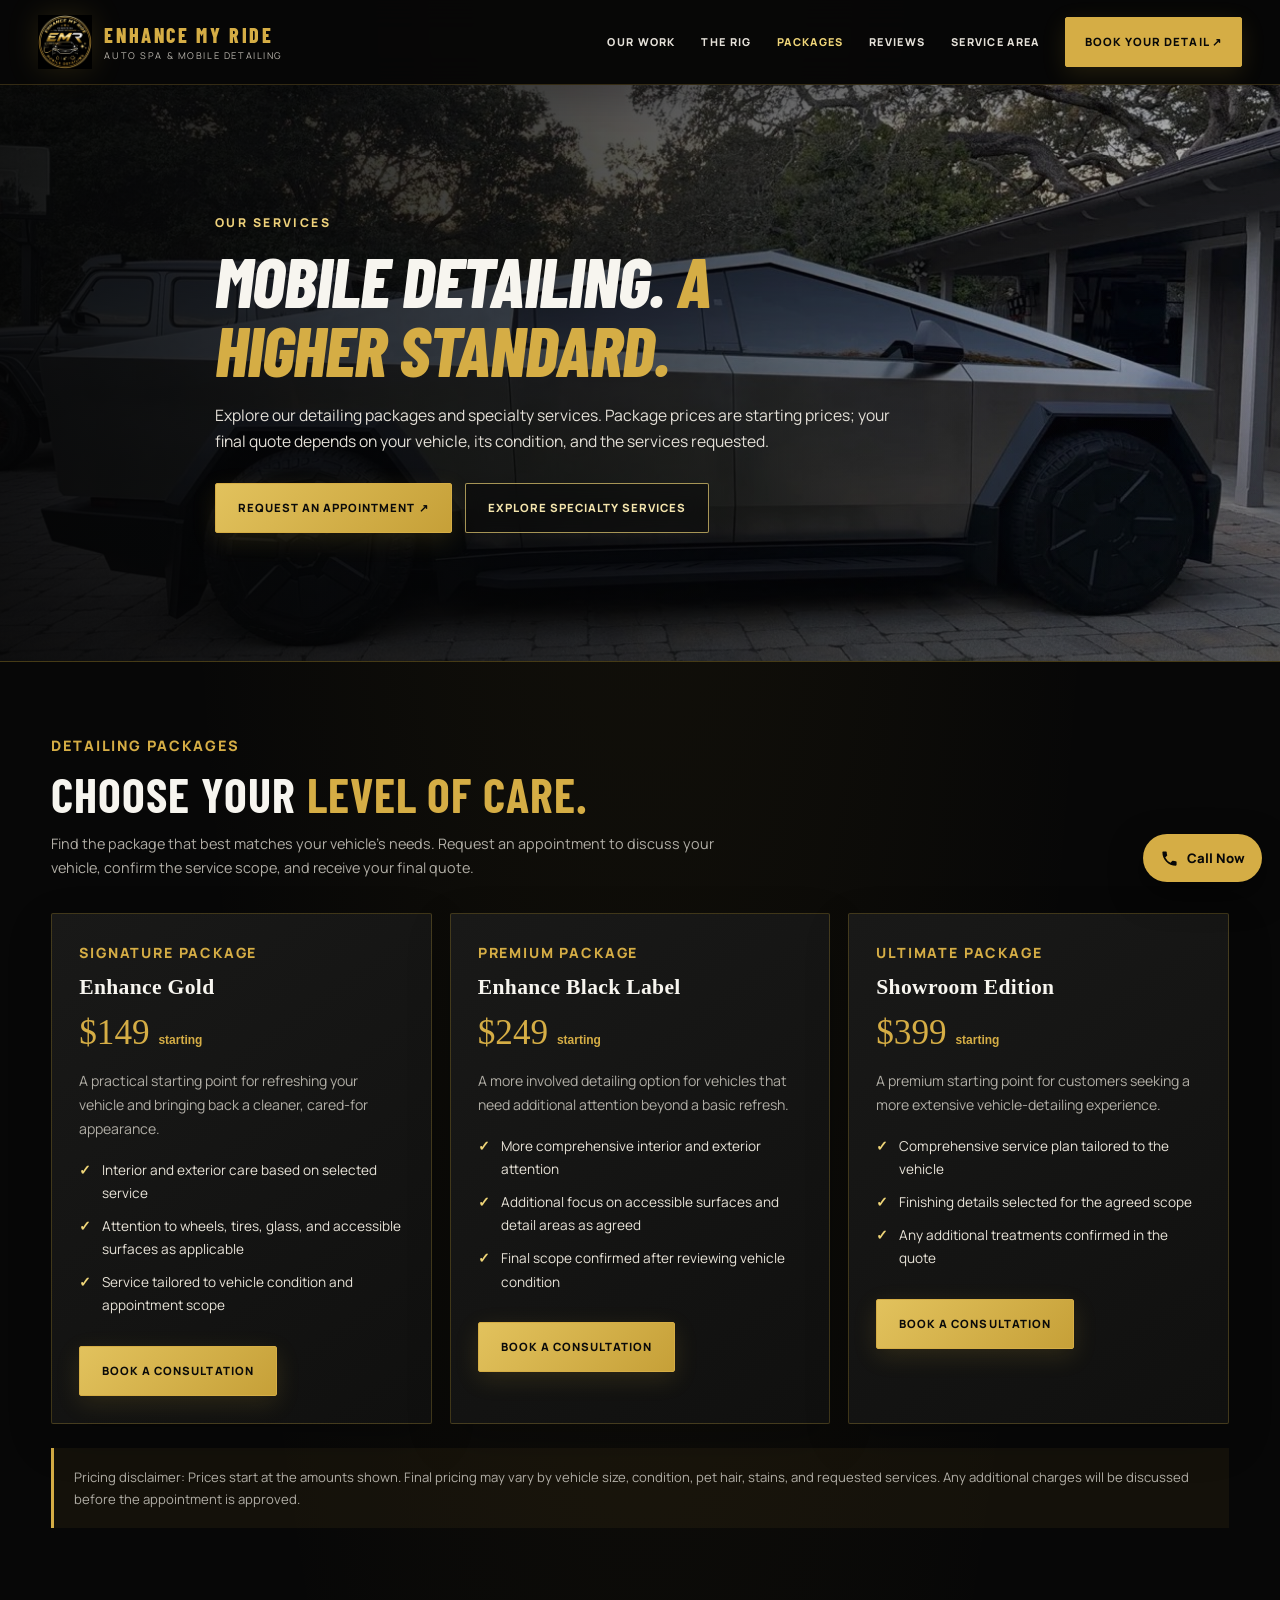
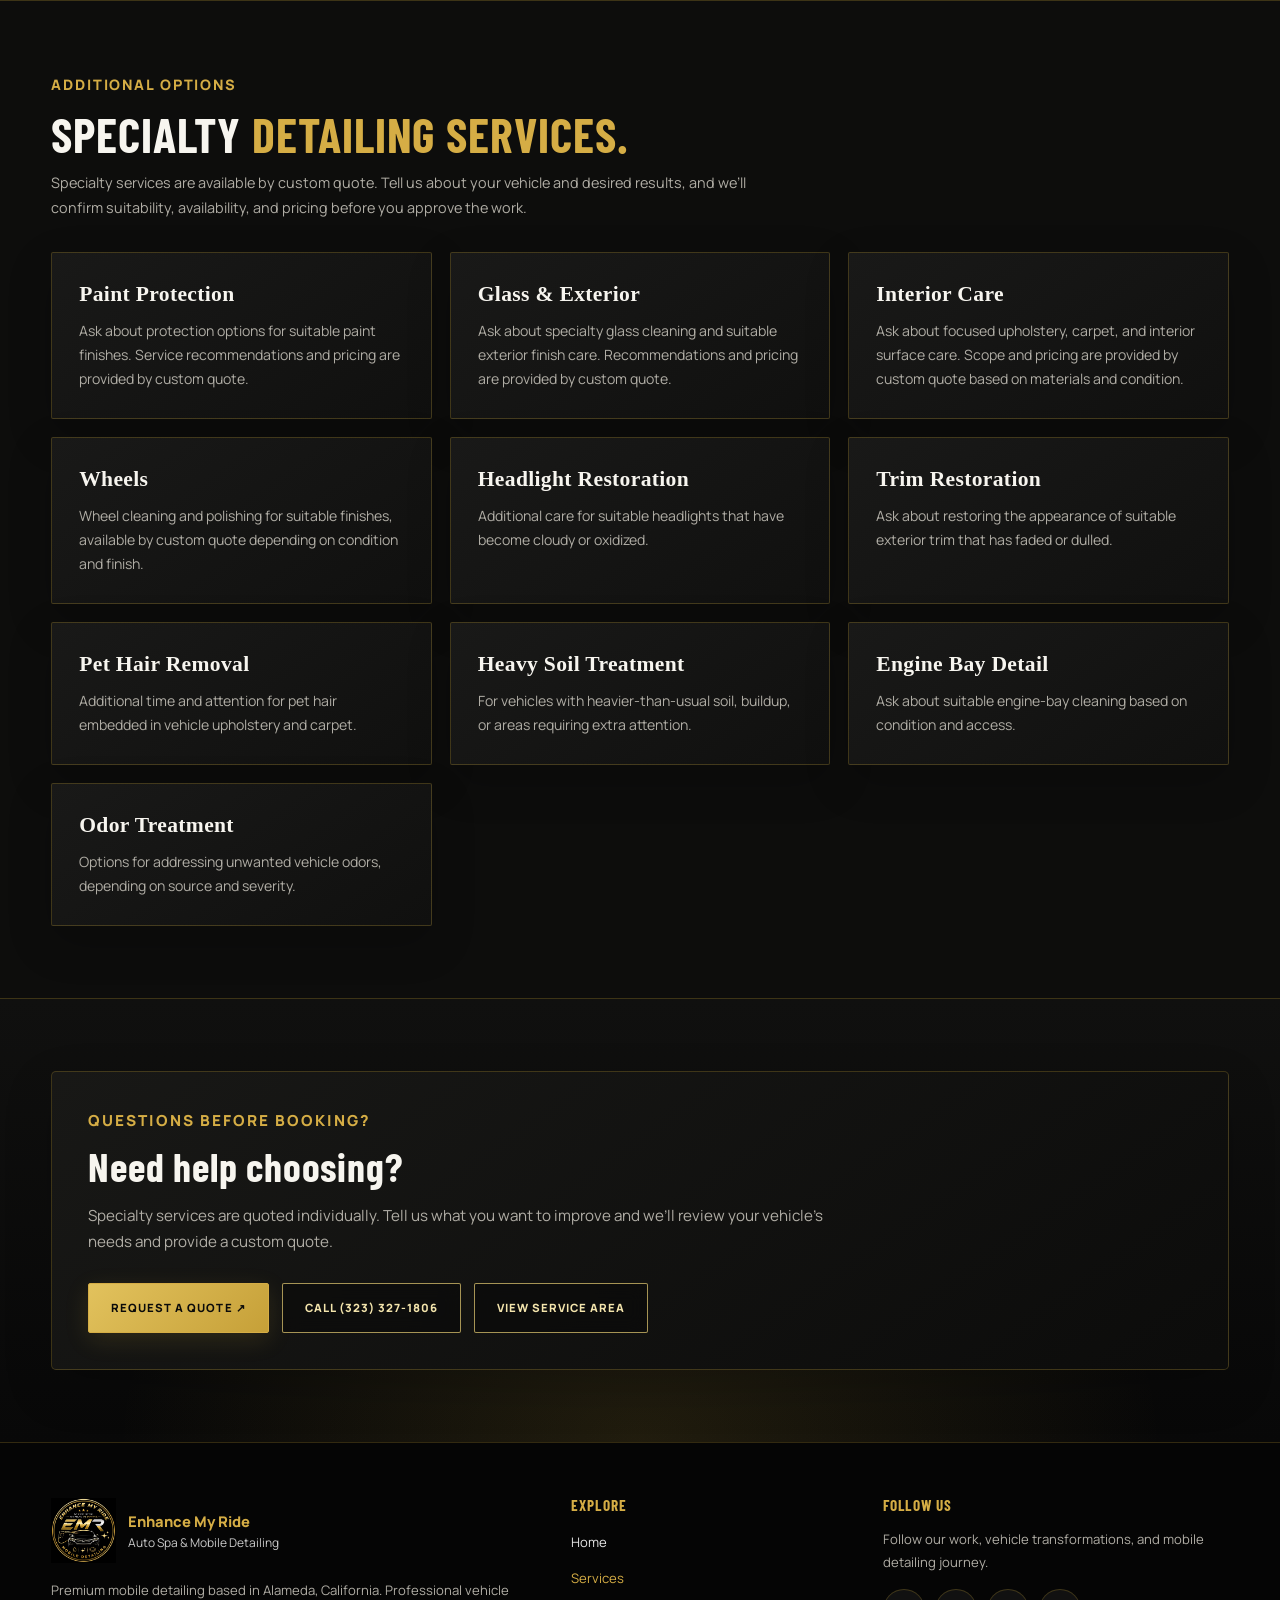
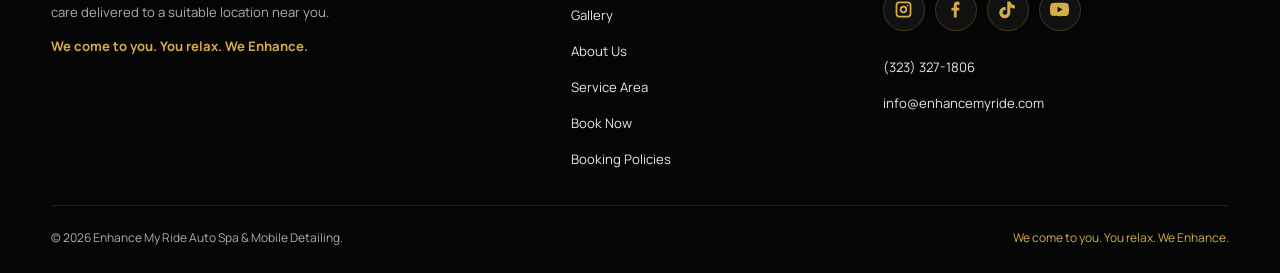
<file: services.html>
<!DOCTYPE html>
<html lang="en">
<head>
  <meta charset="UTF-8">
  <meta name="viewport" content="width=device-width, initial-scale=1">
  <meta name="theme-color" content="#080808">
  <meta name="robots" content="index, follow">

  <title>Mobile Detailing Services in Alameda, CA | Enhance My Ride</title>
  <meta name="description" content="Explore mobile detailing packages and custom-quote specialty services from Enhance My Ride Auto Spa &amp; Mobile Detailing in Alameda and the Bay Area.">
  <link rel="canonical" href="https://enhancemyride.com/services.html">
  <meta property="og:type" content="website">
  <meta property="og:site_name" content="Enhance My Ride Auto Spa &amp; Mobile Detailing">
  <meta property="og:title" content="Mobile Detailing Services in Alameda, CA | Enhance My Ride">
  <meta property="og:description" content="Explore mobile detailing packages and custom-quote specialty services in Alameda and the San Francisco Bay Area.">
  <meta property="og:url" content="https://enhancemyride.com/services.html">
  <meta property="og:image" content="https://enhancemyride.com/images/enhance-my-ride-logo.webp">
  <meta name="twitter:card" content="summary_large_image">
  <meta name="twitter:title" content="Mobile Detailing Services in Alameda, CA | Enhance My Ride">
  <meta name="twitter:description" content="Detailing packages and specialty services by custom quote in Alameda and the nearby Bay Area.">
  <meta name="twitter:image" content="https://enhancemyride.com/images/enhance-my-ride-logo.webp">
  <link rel="icon" href="images/enhance-my-ride-logo.webp?v=3">

  <script type="application/ld+json">
  {
    "@context": "https://schema.org",
    "@graph": [
      {
        "@type": "WebPage",
        "@id": "https://enhancemyride.com/services.html#webpage",
        "url": "https://enhancemyride.com/services.html",
        "name": "Mobile Detailing Services in Alameda, CA | Enhance My Ride",
        "description": "Explore mobile detailing packages and custom-quote specialty services from Enhance My Ride Auto Spa & Mobile Detailing in Alameda and the Bay Area.",
        "about": { "@id": "https://enhancemyride.com/#business" }
      },
      {
        "@type": "Service",
        "@id": "https://enhancemyride.com/services.html#mobile-detailing",
        "name": "Mobile Auto Detailing",
        "serviceType": "Mobile auto detailing and specialty vehicle care",
        "description": "Mobile detailing packages and by-request specialty services, with specialty work quoted according to the vehicle and requested service.",
        "provider": { "@id": "https://enhancemyride.com/#business" },
        "areaServed": [
          { "@type": "City", "name": "Alameda, California" },
          { "@type": "City", "name": "Oakland, California" },
          { "@type": "City", "name": "San Leandro, California" },
          { "@type": "City", "name": "Berkeley, California" },
          { "@type": "City", "name": "Emeryville, California" },
          { "@type": "City", "name": "Hayward, California" },
          { "@type": "City", "name": "San Francisco, California" }
        ]
      }
    ]
  }
  </script>

  <link rel="preconnect" href="https://fonts.googleapis.com">
  <link rel="preconnect" href="https://fonts.gstatic.com" crossorigin>
  <link href="https://fonts.googleapis.com/css2?family=Barlow+Condensed:wght@500;600;700;800&family=Manrope:wght@400;500;600;700;800&display=swap" rel="stylesheet">

  <style>
    :root {
      --black: #080808;
      --black-soft: #111111;
      --black-card: #171715;
      --gold: #d4af37;
      --gold-light: #ecd27a;
      --white: #f6f4ee;
      --muted: #aaa69b;
      --line: rgba(212,175,55,.25);
      --max: 1180px;
    }

    *, *::before, *::after {
      box-sizing: border-box;
      margin: 0;
      padding: 0;
    }

    html {
      scroll-behavior: smooth;
      scroll-padding-top: 100px;
    }

    body {
      min-width: 320px;
      overflow-x: hidden;
      background: var(--black);
      color: var(--white);
      font-family: "Montserrat", sans-serif;
      line-height: 1.7;
    }

    a {
      color: inherit;
      text-decoration: none;
    }

    img, svg {
      display: block;
      max-width: 100%;
    }

    button {
      font: inherit;
      -webkit-tap-highlight-color: transparent;
    }

    a:focus-visible,
    button:focus-visible {
      outline: 3px solid var(--gold-light);
      outline-offset: 4px;
    }

    .container {
      width: min(92%, var(--max));
      margin-inline: auto;
    }

    .gold {
      color: var(--gold);
    }

    .eyebrow {
      margin-bottom: 12px;
      color: var(--gold);
      font-size: .76rem;
      font-weight: 800;
      letter-spacing: .2em;
      text-transform: uppercase;
    }

    h1, h2 {
      font-family: "Playfair Display", Georgia, serif;
      line-height: 1.2;
    }

    h1 {
      margin-bottom: 20px;
      font-size: clamp(2.6rem, 6vw, 4.4rem);
    }

    h2 {
      margin-bottom: 18px;
      font-size: clamp(2rem, 4vw, 3rem);
    }

    h3 {
      line-height: 1.35;
    }

    p {
      color: var(--muted);
    }

    .section {
      padding: 72px 0;
    }

    .section-heading {
      max-width: 760px;
      margin-bottom: 32px;
    }

    .section-heading h2 {
      margin-bottom: 12px;
    }

    .section-heading p {
      max-width: 700px;
      font-size: .9rem;
    }

    .btn {
      display: inline-flex;
      min-height: 48px;
      align-items: center;
      justify-content: center;
      gap: 9px;
      padding: 13px 22px;
      border: 1px solid var(--gold);
      border-radius: 8px;
      background: var(--gold);
      color: #080808;
      font-size: .84rem;
      font-weight: 800;
      text-align: center;
      transition: transform .2s ease, background .2s ease;
    }

    .btn:hover {
      transform: translateY(-2px);
      background: var(--gold-light);
    }

    .btn-outline {
      background: transparent;
      color: var(--gold);
    }

    .btn-outline:hover {
      background: rgba(212,175,55,.1);
    }

    .actions {
      display: flex;
      flex-wrap: wrap;
      gap: 13px;
      margin-top: 28px;
    }

    /* Header */

    .site-header {
      position: sticky;
      top: 0;
      z-index: 1000;
      background: rgba(8,8,8,.97);
      border-bottom: 1px solid var(--line);
      backdrop-filter: blur(14px);
    }

    .nav-container {
      position: relative;
      display: flex;
      min-height: 82px;
      align-items: center;
      justify-content: space-between;
      gap: 20px;
    }

    .brand {
      display: flex;
      min-width: 0;
      align-items: center;
      gap: 12px;
    }

    .brand img {
      width: 58px;
      height: 58px;
      flex-shrink: 0;
      object-fit: contain;
    }

    .brand-name {
      display: block;
      color: var(--gold);
      font-size: .96rem;
      font-weight: 800;
      line-height: 1.3;
    }

    .brand-tagline {
      display: block;
      margin-top: 3px;
      color: #c9c9c9;
      font-size: .66rem;
      line-height: 1.4;
    }

    .menu {
      display: none;
      width: 44px;
      height: 44px;
      flex-shrink: 0;
      align-items: center;
      justify-content: center;
      border: 1px solid var(--line);
      border-radius: 8px;
      background: var(--black-card);
      color: var(--gold);
      font-size: 1.5rem;
      cursor: pointer;
    }

    .nav {
      display: flex;
      align-items: center;
      justify-content: flex-end;
      gap: 20px;
    }

    .nav a {
      color: #e7e7e7;
      font-size: .78rem;
      font-weight: 600;
      transition: color .2s ease;
    }

    .nav a:hover,
    .nav a[aria-current="page"] {
      color: var(--gold);
    }

    .nav .nav-book {
      padding: 10px 15px;
      border: 0;
      border-radius: 6px;
      background: var(--gold);
      color: #080808;
      font-weight: 800;
      white-space: nowrap;
    }

    .nav .nav-book:hover {
      background: var(--gold-light);
      color: #080808;
    }

    /* Hero */

    .page-hero {
      position: relative;
      isolation: isolate;
      padding: 76px 0 68px;
      overflow: hidden;
      border-bottom: 1px solid var(--line);
      background:
        radial-gradient(ellipse at 80% 15%, rgba(212,175,55,.12), transparent 45%),
        linear-gradient(180deg, #111 0%, #080808 100%);
    }

    .page-hero::after {
      position: absolute;
      z-index: -1;
      inset: 0 0 0 auto;
      width: 44%;
      content: "";
      opacity: .4;
      background:
        linear-gradient(90deg, #080808 0%, transparent 100%),
        repeating-linear-gradient(
          135deg,
          transparent 0,
          transparent 36px,
          rgba(212,175,55,.045) 37px,
          rgba(212,175,55,.045) 38px
        );
      pointer-events: none;
    }

    .page-hero-content {
      max-width: 850px;
    }

    .page-hero h1 {
      max-width: 850px;
      margin-bottom: 18px;
    }

    .page-hero p:not(.eyebrow) {
      max-width: 720px;
      font-size: .98rem;
    }

    /* Package and specialty cards */

    .card-grid {
      display: grid;
      grid-template-columns: repeat(3, minmax(0, 1fr));
      gap: 18px;
    }

    .card {
      padding: 27px;
      border: 1px solid var(--line);
      border-radius: 10px;
      background: var(--black-card);
      transition: border-color .2s ease, transform .2s ease;
    }

    .card:hover {
      transform: translateY(-3px);
      border-color: rgba(212,175,55,.6);
    }

    .card h3 {
      margin-bottom: 10px;
      color: var(--white);
      font-family: "Playfair Display", Georgia, serif;
      font-size: 1.35rem;
    }

    .card p {
      font-size: .88rem;
    }

    .card-kicker {
      margin-bottom: 8px;
      color: var(--gold);
      font-size: .72rem;
      font-weight: 800;
      letter-spacing: .13em;
      text-transform: uppercase;
    }

    .price {
      margin: 8px 0 15px;
      color: var(--gold);
      font-family: "Playfair Display", Georgia, serif;
      font-size: 2.2rem;
      line-height: 1.2;
    }

    .price small {
      font-family: "Montserrat", sans-serif;
      font-size: .75rem;
      font-weight: 600;
    }

    .feature-list {
      display: grid;
      gap: 10px;
      margin: 18px 0 0;
      padding: 0;
      list-style: none;
    }

    .feature-list li {
      position: relative;
      padding-left: 23px;
      color: #e8e3d8;
      font-size: .85rem;
    }

    .feature-list li::before {
      position: absolute;
      left: 0;
      top: 0;
      color: var(--gold);
      content: "✓";
      font-weight: 800;
    }

    .dark-band {
      border-top: 1px solid var(--line);
      border-bottom: 1px solid var(--line);
      background: #0d0d0c;
    }

    .note {
      margin-top: 24px;
      padding: 18px 20px;
      border-left: 3px solid var(--gold);
      background: rgba(212,175,55,.06);
      font-size: .82rem;
    }

    /* Help choosing */

    .help-section {
      padding: 72px 0;
    }

    .help-panel {
      padding: 36px;
      border: 1px solid var(--line);
      border-radius: 12px;
      background: var(--black-card);
    }

    .help-panel h2 {
      margin-bottom: 16px;
      font-size: clamp(1.8rem, 4vw, 2.5rem);
    }

    .help-panel p {
      max-width: 760px;
      font-size: .95rem;
    }

    .help-panel .actions {
      margin-top: 28px;
    }

    /* Footer */

    .footer {
      padding: 55px 0 25px;
      border-top: 1px solid var(--line);
      background: #050505;
    }

    .footer-top {
      display: grid;
      grid-template-columns: 1.4fr .8fr 1fr;
      gap: 35px;
      padding-bottom: 32px;
    }

    .footer-brand {
      display: flex;
      align-items: center;
      gap: 12px;
      margin-bottom: 16px;
    }

    .footer-logo {
      width: 65px;
      height: 65px;
      flex-shrink: 0;
      object-fit: contain;
    }

    .footer-brand-name,
    .footer-brand-sub {
      display: block;
    }

    .footer-brand-name {
      color: var(--gold);
      font-size: .92rem;
      font-weight: 800;
    }

    .footer-brand-sub {
      color: #c9c9c9;
      font-size: .75rem;
      line-height: 1.5;
    }

    .footer-text {
      margin-bottom: 12px;
      font-size: .82rem;
    }

    .footer-slogan {
      color: var(--gold);
      font-size: .82rem;
      font-weight: 700;
    }

    .footer-heading {
      margin-bottom: 15px;
      color: var(--gold);
      font-family: "Montserrat", sans-serif;
      font-size: .95rem;
      font-weight: 800;
    }

    .footer-links {
      display: grid;
      gap: 9px;
      list-style: none;
    }

    .footer-links a {
      overflow-wrap: anywhere;
      color: #e7e7e7;
      font-size: .82rem;
      transition: color .2s ease;
    }

    .footer-links a:hover,
    .footer-links a[aria-current="page"] {
      color: var(--gold);
    }

    .socials {
      display: flex;
      flex-wrap: wrap;
      gap: 10px;
      margin-top: 16px;
    }

    .social-link {
      display: grid;
      width: 42px;
      height: 42px;
      flex-shrink: 0;
      place-items: center;
      border: 1px solid var(--line);
      border-radius: 50%;
      background: #111;
      transition: background .2s ease, border-color .2s ease, transform .2s ease;
    }

    .social-link:hover {
      transform: translateY(-2px);
      border-color: var(--gold);
      background: rgba(212,175,55,.12);
    }

    .social-link svg {
      width: 19px;
      height: 19px;
      fill: var(--gold);
    }

    .footer-bottom {
      display: flex;
      align-items: center;
      justify-content: space-between;
      flex-wrap: wrap;
      gap: 10px 20px;
      padding-top: 22px;
      border-top: 1px solid rgba(255,255,255,.1);
    }

    .footer-bottom p {
      font-size: .75rem;
    }

    .footer-tagline {
      color: var(--gold);
    }

    /* Floating call button */

    .floating-call {
      position: fixed;
      right: 18px;
      bottom: 18px;
      z-index: 900;
      display: inline-flex;
      min-height: 48px;
      align-items: center;
      justify-content: center;
      gap: 8px;
      padding: 12px 17px;
      border: 0;
      border-radius: 999px;
      background: var(--gold);
      color: #080808;
      box-shadow: 0 6px 24px rgba(0,0,0,.45);
      font-size: .82rem;
      font-weight: 800;
      transition: background .2s ease, transform .2s ease;
    }

    .floating-call:hover {
      transform: translateY(-2px);
      background: var(--gold-light);
    }

    .floating-call svg {
      width: 19px;
      height: 19px;
      fill: currentColor;
    }

    /* Responsive */

    @media (max-width: 1000px) {
      .nav {
        gap: 13px;
      }

      .nav a {
        font-size: .73rem;
      }

      .card-grid {
        gap: 14px;
      }
    }

    @media (max-width: 800px) {
      .nav-container {
        min-height: 76px;
        flex-wrap: wrap;
        padding: 12px 0;
      }

      .brand img {
        width: 50px;
        height: 50px;
      }

      .menu {
        display: inline-flex;
        margin-left: auto;
      }

      .nav {
        display: none;
        width: 100%;
        align-items: stretch;
        flex-direction: column;
        gap: 0;
        padding: 8px 0 12px;
      }

      .nav.is-open {
        display: flex;
      }

      .nav a {
        padding: 11px 8px;
        border-bottom: 1px solid rgba(255,255,255,.07);
        font-size: .85rem;
      }

      .nav .nav-book {
        margin-top: 8px;
        padding: 12px 15px;
        text-align: center;
      }

      .card-grid {
        grid-template-columns: 1fr;
      }

      .footer-top {
        grid-template-columns: 1fr 1fr;
        gap: 30px;
      }

      .footer-top > div:first-child {
        grid-column: 1 / -1;
      }
    }

    @media (max-width: 600px) {
      .page-hero {
        padding: 58px 0 50px;
      }

      .page-hero::after {
        width: 75%;
        opacity: .3;
      }

      .section,
      .help-section {
        padding: 55px 0 65px;
      }

      .actions {
        align-items: stretch;
        flex-direction: column;
      }

      .actions .btn {
        width: 100%;
      }

      .help-panel {
        padding: 26px;
      }

      .footer-top {
        grid-template-columns: 1fr;
        gap: 27px;
      }

      .footer-top > div:first-child {
        grid-column: auto;
      }

      .footer-bottom {
        align-items: flex-start;
        flex-direction: column;
      }

      .floating-call {
        right: 12px;
        bottom: 12px;
        min-height: 44px;
        padding: 10px 14px;
      }
    }

    @media (prefers-reduced-motion: reduce) {
      html {
        scroll-behavior: auto;
      }

      *,
      *::before,
      *::after {
        scroll-behavior: auto !important;
        transition-duration: .01ms !important;
        animation-duration: .01ms !important;
        animation-iteration-count: 1 !important;
      }
    }
  </style>
  <link rel="stylesheet" href="css/premium.css">
  <link rel="stylesheet" href="css/site-redesign.css">
</head>

<body>
  <header class="site-header">
    <div class="container nav-container">
      <a class="brand" href="index.html" aria-label="Enhance My Ride home">
        <img src="images/enhance-my-ride-logo.webp?v=3" alt="Enhance My Ride Auto Spa logo" width="58" height="58" loading="eager" decoding="async">
        <span>
          <span class="brand-name">ENHANCE MY RIDE</span>
          <span class="brand-tagline">AUTO SPA &amp; MOBILE DETAILING</span>
        </span>
      </a>

      <button class="menu" type="button" aria-label="Open navigation" aria-expanded="false" aria-controls="main-nav">☰</button>

      <nav class="nav" id="main-nav" aria-label="Main navigation">
        <a href="gallery.html">Our Work</a>
        <a href="index.html#the-rig">The Rig</a>
        <a href="services.html#packages" aria-current="page">Packages</a>
        <a href="index.html#reviews">Reviews</a>
        <a href="service-area.html">Service Area</a>
        <a href="book-now.html" class="nav-book">Book Your Detail ↗</a>
      </nav>
    </div>
  </header>

  <main>
    <!-- Page introduction -->
    <section class="page-hero" data-hero-image="services">
      <div class="container page-hero-content">
        <p class="eyebrow">Our Services</p>
        <h1>Mobile Detailing. <span class="gold">A Higher Standard.</span></h1>
        <p>Explore our detailing packages and specialty services. Package prices are starting prices; your final quote depends on your vehicle, its condition, and the services requested.</p>

        <div class="actions">
          <a class="btn" href="book-now.html">Request an Appointment ↗</a>
          <a class="btn btn-outline" href="#specialty-services">Explore Specialty Services</a>
        </div>
      </div>
    </section>

    <!-- Packages -->
    <section class="section" id="packages">
      <div class="container">
        <div class="section-heading">
          <p class="eyebrow">Detailing Packages</p>
          <h2>Choose Your <span class="gold">Level of Care.</span></h2>
          <p>Find the package that best matches your vehicle's needs. Request an appointment to discuss your vehicle, confirm the service scope, and receive your final quote.</p>
        </div>

        <div class="card-grid">
          <article class="card">
            <p class="card-kicker">Signature Package</p>
            <h3>Enhance Gold</h3>
            <div class="price">$149 <small>starting</small></div>
            <p>A practical starting point for refreshing your vehicle and bringing back a cleaner, cared-for appearance.</p>

            <ul class="feature-list">
              <li>Interior and exterior care based on selected service</li>
              <li>Attention to wheels, tires, glass, and accessible surfaces as applicable</li>
              <li>Service tailored to vehicle condition and appointment scope</li>
            </ul>

            <div class="actions">
              <a class="btn" href="book-now.html">Book a Consultation</a>
            </div>
          </article>

          <article class="card">
            <p class="card-kicker">Premium Package</p>
            <h3>Enhance Black Label</h3>
            <div class="price">$249 <small>starting</small></div>
            <p>A more involved detailing option for vehicles that need additional attention beyond a basic refresh.</p>

            <ul class="feature-list">
              <li>More comprehensive interior and exterior attention</li>
              <li>Additional focus on accessible surfaces and detail areas as agreed</li>
              <li>Final scope confirmed after reviewing vehicle condition</li>
            </ul>

            <div class="actions">
              <a class="btn" href="book-now.html">Book a Consultation</a>
            </div>
          </article>

          <article class="card">
            <p class="card-kicker">Ultimate Package</p>
            <h3>Showroom Edition</h3>
            <div class="price">$399 <small>starting</small></div>
            <p>A premium starting point for customers seeking a more extensive vehicle-detailing experience.</p>

            <ul class="feature-list">
              <li>Comprehensive service plan tailored to the vehicle</li>
              <li>Finishing details selected for the agreed scope</li>
              <li>Any additional treatments confirmed in the quote</li>
            </ul>

            <div class="actions">
              <a class="btn" href="book-now.html">Book a Consultation</a>
            </div>
          </article>
        </div>

        <p class="note">
          Pricing disclaimer: Prices start at the amounts shown. Final pricing may vary by vehicle size, condition, pet hair, stains, and requested services. Any additional charges will be discussed before the appointment is approved.
        </p>
      </div>
    </section>

    <!-- Specialty services -->
    <section class="section dark-band" id="specialty-services">
      <div class="container">
        <div class="section-heading">
          <p class="eyebrow">Additional Options</p>
          <h2>Specialty <span class="gold">Detailing Services.</span></h2>
          <p>Specialty services are available by custom quote. Tell us about your vehicle and desired results, and we’ll confirm suitability, availability, and pricing before you approve the work.</p>
        </div>

        <div class="card-grid">
          <article class="card">
            <h3>Paint Protection</h3>
            <p>Ask about protection options for suitable paint finishes. Service recommendations and pricing are provided by custom quote.</p>
          </article>

          <article class="card">
            <h3>Glass &amp; Exterior</h3>
            <p>Ask about specialty glass cleaning and suitable exterior finish care. Recommendations and pricing are provided by custom quote.</p>
          </article>

          <article class="card">
            <h3>Interior Care</h3>
            <p>Ask about focused upholstery, carpet, and interior surface care. Scope and pricing are provided by custom quote based on materials and condition.</p>
          </article>

          <article class="card">
            <h3>Wheels</h3>
            <p>Wheel cleaning and polishing for suitable finishes, available by custom quote depending on condition and finish.</p>
          </article>

          <article class="card">
            <h3>Headlight Restoration</h3>
            <p>Additional care for suitable headlights that have become cloudy or oxidized.</p>
          </article>

          <article class="card">
            <h3>Trim Restoration</h3>
            <p>Ask about restoring the appearance of suitable exterior trim that has faded or dulled.</p>
          </article>

          <article class="card">
            <h3>Pet Hair Removal</h3>
            <p>Additional time and attention for pet hair embedded in vehicle upholstery and carpet.</p>
          </article>

          <article class="card">
            <h3>Heavy Soil Treatment</h3>
            <p>For vehicles with heavier-than-usual soil, buildup, or areas requiring extra attention.</p>
          </article>

          <article class="card">
            <h3>Engine Bay Detail</h3>
            <p>Ask about suitable engine-bay cleaning based on condition and access.</p>
          </article>

          <article class="card">
            <h3>Odor Treatment</h3>
            <p>Options for addressing unwanted vehicle odors, depending on source and severity.</p>
          </article>
        </div>
      </div>
    </section>

    <!-- Single closing CTA: no duplicate CTA section after this -->
    <section class="help-section">
      <div class="container">
        <div class="help-panel">
          <p class="eyebrow">Questions Before Booking?</p>
          <h2>Need help choosing?</h2>
          <p>Specialty services are quoted individually. Tell us what you want to improve and we’ll review your vehicle’s needs and provide a custom quote.</p>

          <div class="actions">
            <a class="btn" href="index.html#quote-form">Request a Quote ↗</a>
            <a class="btn btn-outline" href="tel:+13233271806">Call (323) 327-1806</a>
            <a class="btn btn-outline" href="service-area.html">View Service Area</a>
          </div>
        </div>
      </div>
    </section>
  </main>

  <!-- Footer -->
  <footer class="footer">
    <div class="container">
      <div class="footer-top">
        <div>
          <a class="footer-brand" href="index.html" aria-label="Enhance My Ride home">
            <img class="footer-logo" src="images/enhance-my-ride-logo.webp?v=3" alt="Enhance My Ride logo" width="1254" height="1254" loading="lazy" decoding="async">
            <span>
              <span class="footer-brand-name">Enhance My Ride</span>
              <span class="footer-brand-sub">Auto Spa &amp; Mobile Detailing</span>
            </span>
          </a>

          <p class="footer-text">Premium mobile detailing based in Alameda, California. Professional vehicle care delivered to a suitable location near you.</p>
          <p class="footer-slogan">We come to you. You relax. We Enhance.</p>
        </div>

        <div>
          <h2 class="footer-heading">Explore</h2>
          <ul class="footer-links">
            <li><a href="index.html">Home</a></li>
            <li><a href="services.html" aria-current="page">Services</a></li>
            <li><a href="gallery.html">Gallery</a></li>
            <li><a href="about.html">About Us</a></li>
            <li><a href="service-area.html">Service Area</a></li>
            <li><a href="book-now.html">Book Now</a></li>
            <li><a href="booking-policies.html">Booking Policies</a></li>
          </ul>
        </div>

        <div>
          <h2 class="footer-heading">Follow Us</h2>
          <p class="footer-text">Follow our work, vehicle transformations, and mobile detailing journey.</p>

          <div class="socials">
            <a class="social-link" href="https://www.instagram.com/enhancemyridemobiledetailing/" target="_blank" rel="noopener noreferrer" aria-label="Instagram">
              <svg viewBox="0 0 24 24" aria-hidden="true"><path d="M7 2h10a5 5 0 0 1 5 5v10a5 5 0 0 1-5 5H7a5 5 0 0 1-5-5V7a5 5 0 0 1 5-5Zm0 2.2A2.8 2.8 0 0 0 4.2 7v10A2.8 2.8 0 0 0 7 19.8h10a2.8 2.8 0 0 0 2.8-2.8V7A2.8 2.8 0 0 0 17 4.2H7Zm5 3.1a4.7 4.7 0 1 1 0 9.4 4.7 4.7 0 0 1 0-9.4Zm0 2.2a2.5 2.5 0 1 0 0 5 2.5 2.5 0 0 0 0-5Zm5.1-3.4a1.1 1.1 0 1 1 0 2.2 1.1 1.1 0 0 1 0-2.2Z"/></svg>
            </a>

            <a class="social-link" href="https://www.facebook.com/enhancemyridemobiledetailing/" target="_blank" rel="noopener noreferrer" aria-label="Facebook">
              <svg viewBox="0 0 24 24" aria-hidden="true"><path d="M13.5 22v-8.8h3l.45-3.45H13.5V7.55c0-1 .28-1.68 1.72-1.68h1.84V2.78A24 24 0 0 0 14.38 2C11.72 2 9.9 3.62 9.9 6.6v3.15H6.9v3.45h3V22h3.6Z"/></svg>
            </a>

            <a class="social-link" href="https://www.tiktok.com/@enhancemyride" target="_blank" rel="noopener noreferrer" aria-label="TikTok">
              <svg viewBox="0 0 24 24" aria-hidden="true"><path d="M19.6 6.3a6.4 6.4 0 0 1-4.1-4.1V2h-3.8v13.7a2.9 2.9 0 1 1-2-2.75V9.1a7 7 0 1 0 5.8 6.9V9a10 10 0 0 0 5.8 1.85V7.1a6.5 6.5 0 0 1-1.7-.8Z"/></svg>
            </a>

            <a class="social-link" href="https://www.youtube.com/@enhancemyride" target="_blank" rel="noopener noreferrer" aria-label="YouTube">
              <svg viewBox="0 0 24 24" aria-hidden="true"><path d="M23.5 6.2a3 3 0 0 0-2.1-2.1C19.6 3.6 12 3.6 12 3.6s-7.6 0-9.4.5A3 3 0 0 0 .5 6.2 31 31 0 0 0 0 12a31 31 0 0 0 .5 5.8 3 3 0 0 0 2.1 2.1c1.8.5 9.4.5 9.4.5s7.6 0 9.4-.5a3 3 0 0 0 2.1-2.1A31 31 0 0 0 24 12a31 31 0 0 0-.5-5.8ZM9.6 15.6V8.4l6.3 3.6-6.3 3.6Z"/></svg>
            </a>
          </div>

          <ul class="footer-links" style="margin-top:22px">
            <li><a href="tel:+13233271806">(323) 327-1806</a></li>
            <li><a href="mailto:info@enhancemyride.com">info@enhancemyride.com</a></li>
          </ul>
        </div>
      </div>

      <div class="footer-bottom">
        <p>© <span id="current-year">2026</span> Enhance My Ride Auto Spa &amp; Mobile Detailing.</p>
        <p class="footer-tagline">We come to you. You relax. We Enhance.</p>
      </div>
    </div>
  </footer>

  <!-- Floating call button -->
  <a class="floating-call" href="tel:+13233271806" aria-label="Call Enhance My Ride now">
    <svg viewBox="0 0 24 24" aria-hidden="true"><path d="M6.6 10.8a15.1 15.1 0 0 0 6.6 6.6l2.2-2.2a1 1 0 0 1 1-.24 11.3 11.3 0 0 0 3.55.57 1 1 0 0 1 1 1V20a1 1 0 0 1-1 1C10.6 21 3 13.4 3 4a1 1 0 0 1 1-1h3.5a1 1 0 0 1 1 1 11.3 11.3 0 0 0 .57 3.55 1 1 0 0 1-.25 1l-2.22 2.25Z"/></svg>
    <span>Call Now</span>
  </a>

  <script>
    (() => {
      const button = document.querySelector(".menu");
      const nav = document.getElementById("main-nav");

      if (button && nav) {
        const closeMenu = () => {
          nav.classList.remove("is-open");
          button.setAttribute("aria-expanded", "false");
          button.setAttribute("aria-label", "Open navigation");
          button.textContent = "☰";
        };

        button.addEventListener("click", () => {
          const isOpen = nav.classList.toggle("is-open");
          button.setAttribute("aria-expanded", String(isOpen));
          button.setAttribute("aria-label", isOpen ? "Close navigation" : "Open navigation");
          button.textContent = isOpen ? "×" : "☰";
        });

        nav.querySelectorAll("a").forEach(link => {
          link.addEventListener("click", closeMenu);
        });

        document.addEventListener("keydown", event => {
          if (event.key === "Escape") closeMenu();
        });

        window.addEventListener("resize", () => {
          if (window.innerWidth > 800) closeMenu();
        });
      }

      const year = document.getElementById("current-year");
      if (year) year.textContent = new Date().getFullYear();
    })();
  </script>
</body>
</html>
</file>
<file: css/premium.css>
/*
 * Shared Enhance My Ride visual system.
 * Keeps existing page structure and navigation while bringing the whole site
 * into one premium black-and-gold automotive visual language.
 */
:root {
  --black: #070707;
  --black-soft: #10100f;
  --black-card: #131312;
  --gold: #d4af37;
  --gold-light: #efd578;
  --white: #f7f5ef;
  --muted: #b0ada5;
  --line: rgba(212, 175, 55, .24);
  --max: 1240px;
}

html {
  scroll-behavior: smooth;
  scroll-padding-top: 104px;
  background: #070707;
}

body {
  background-color: #070707;
  background-image: radial-gradient(ellipse at 50% -20%, rgba(212, 175, 55, .075), transparent 55%);
  color: var(--white);
  font-family: "Manrope", "Montserrat", Arial, sans-serif;
  -webkit-font-smoothing: antialiased;
  text-rendering: optimizeLegibility;
}

h1,
h2,
h3,
.footer-heading {
  font-family: "Barlow Condensed", "Montserrat", Arial, sans-serif;
  font-weight: 700;
  letter-spacing: .015em;
}

h1 {
  line-height: .98;
  letter-spacing: .015em;
}

h2 {
  line-height: 1.03;
  letter-spacing: .02em;
}

.eyebrow,
.card-kicker,
.nav a,
.btn,
.nav-book,
.gallery-count {
  font-family: "Manrope", "Montserrat", Arial, sans-serif;
  letter-spacing: .13em;
  text-transform: uppercase;
}

.site-header {
  background: rgba(7, 7, 7, .96);
  border-bottom-color: rgba(212, 175, 55, .22);
  box-shadow: 0 12px 36px rgba(0, 0, 0, .2);
  -webkit-backdrop-filter: blur(18px) saturate(125%);
  backdrop-filter: blur(18px) saturate(125%);
}

.nav-container {
  width: min(94%, 1320px);
  min-height: 86px;
}

.brand img {
  filter: drop-shadow(0 0 15px rgba(212, 175, 55, .15));
}

.brand-name {
  font-family: "Barlow Condensed", "Manrope", sans-serif;
  letter-spacing: .095em;
}

.brand-tagline {
  letter-spacing: .105em;
}

.nav {
  gap: clamp(14px, 1.65vw, 26px);
}

.nav a {
  font-size: .68rem;
  font-weight: 800;
  letter-spacing: .1em;
  transition: color .22s ease, opacity .22s ease;
}

.nav a:not(.nav-book):hover,
.nav a[aria-current="page"]:not(.nav-book) {
  color: var(--gold-light);
}

.nav .nav-book,
.btn,
.hero-actions .btn {
  min-height: 50px;
  border-radius: 3px;
  font-size: .71rem;
  font-weight: 800;
  letter-spacing: .12em;
  text-transform: uppercase;
  transition: transform .24s ease, background .24s ease, border-color .24s ease, box-shadow .24s ease;
}

.nav .nav-book,
.btn:not(.btn-outline):not(.btn-ghost),
.btn-gold {
  border-color: var(--gold);
  background: linear-gradient(135deg, #e2c25d, #c6a038);
  color: #0b0b0a;
  box-shadow: 0 7px 24px rgba(212, 175, 55, .14);
}

.nav .nav-book:hover,
.btn:not(.btn-outline):not(.btn-ghost):hover,
.btn-gold:hover {
  transform: translateY(-2px);
  background: linear-gradient(135deg, #f0d77d, #d9b64e);
  color: #090909;
  box-shadow: 0 12px 28px rgba(212, 175, 55, .23);
}

.btn-outline,
.btn-ghost {
  border: 1px solid rgba(239, 213, 120, .68);
  background: rgba(8, 8, 8, .46);
  color: #f3e4ac;
  -webkit-backdrop-filter: blur(9px);
  backdrop-filter: blur(9px);
}

.btn-outline:hover,
.btn-ghost:hover {
  transform: translateY(-2px);
  border-color: var(--gold-light);
  background: rgba(212, 175, 55, .12);
  color: #fff7dc;
}

.menu {
  border: 1px solid rgba(212, 175, 55, .4);
  border-radius: 3px;
  background: rgba(212, 175, 55, .08);
  color: var(--gold-light);
}

.page-hero,
.gallery-hero {
  isolation: isolate;
  border-bottom-color: rgba(212, 175, 55, .3);
  background-color: #080808;
}

.page-hero {
  display: flex;
  min-height: clamp(400px, 35vw, 520px);
  align-items: center;
  padding-block: clamp(78px, 10vw, 138px);
  background-image: linear-gradient(110deg, #080808 0%, rgba(8, 8, 8, .96) 42%, rgba(8, 8, 8, .72) 100%);
}

.page-hero[data-hero-image="services"] {
  --hero-photo-desktop: url("../images/optimized/hero/services.jpg");
  --hero-photo-mobile: url("../images/optimized/gallery/IMG_4592.jpg");
}

.page-hero[data-hero-image="service-area"] {
  --hero-photo-desktop: url("../images/optimized/hero/service-area.jpg");
  --hero-photo-mobile: url("../images/optimized/gallery/IMG_3926.jpg");
}

.page-hero[data-hero-image="about"] {
  --hero-photo-desktop: url("../images/optimized/hero/about.jpg");
  --hero-photo-mobile: url("../images/optimized/gallery/IMG_3412.jpg");
}

.page-hero[data-hero-image="booking-policies"] {
  --hero-photo-desktop: url("../images/optimized/hero/booking-policies.jpg");
  --hero-photo-mobile: url("../images/optimized/gallery/IMG_3609.jpg");
}

.page-hero::before {
  position: absolute;
  z-index: -1;
  inset: 0;
  content: "";
  background-image: linear-gradient(90deg, rgba(5, 5, 5, .98), rgba(5, 5, 5, .88) 38%, rgba(5, 5, 5, .5) 68%, rgba(5, 5, 5, .12)), var(--hero-photo-desktop);
  background-position: center, right center;
  background-size: 100% 100%, auto 100%;
  background-repeat: no-repeat;
  opacity: .88;
  pointer-events: none;
}

.page-hero::after {
  width: 32%;
  opacity: .16;
}

.page-hero h1,
.gallery-hero h1 {
  max-width: 900px;
  text-transform: uppercase;
}

.page-hero p:not(.eyebrow) {
  max-width: 700px;
}

.gallery-hero {
  display: grid;
  min-height: clamp(390px, 54vw, 610px);
  align-items: center;
  isolation: isolate;
  padding-block: clamp(72px, 10vw, 124px);
  background-image: linear-gradient(90deg, rgba(5, 5, 5, .98) 0%, rgba(5, 5, 5, .88) 38%, rgba(5, 5, 5, .48) 68%, rgba(5, 5, 5, .12)), var(--hero-photo-desktop);
  background-position: center, right center;
  background-size: 100% 100%, auto 100%;
  background-repeat: no-repeat;
}

.gallery-hero[data-hero-image="gallery"] {
  --hero-photo-desktop: url("../images/optimized/hero/gallery.jpg");
  --hero-photo-mobile: url("../images/optimized/gallery/IMG_4587.jpg");
}

.gallery-hero-content {
  position: relative;
  z-index: 1;
}

.gallery-hero .hero-copy {
  color: #eee9dc;
}

.booking-page .hero {
  position: relative;
  isolation: isolate;
  overflow: hidden;
  border-bottom: 1px solid rgba(212, 175, 55, .3);
  background-color: #080808;
}

.booking-page .hero[data-hero-image="book-now"] {
  --hero-photo-desktop: url("../images/optimized/hero/book-now.jpg");
  --hero-photo-mobile: url("../images/optimized/gallery/IMG_4559.jpg");
  background-image: linear-gradient(90deg, rgba(5, 5, 5, .98), rgba(5, 5, 5, .87) 38%, rgba(5, 5, 5, .48) 68%, rgba(5, 5, 5, .12)), var(--hero-photo-desktop);
  background-position: center, right center;
  background-size: 100% 100%, auto 100%;
  background-repeat: no-repeat;
}

.booking-page .hero-content {
  position: relative;
  z-index: 1;
}

.section-heading h2,
.gallery-heading h2,
.reviews-head h2,
.cta h2 {
  text-transform: uppercase;
}

.home-page .intro-content h2 {
  margin-bottom: 18px;
  font-size: clamp(2.3rem, 4.2vw, 3.6rem);
  line-height: .98;
  letter-spacing: .015em;
}

.language-page .scan-hero[data-hero-image="language"] {
  background-color: #050505;
  background-image: linear-gradient(90deg, rgba(5, 5, 5, .82), rgba(5, 5, 5, .62) 52%, rgba(5, 5, 5, .34)), url("../images/optimized/hero/language.jpg");
  background-position: center, right center;
  background-size: 100% 100%, auto 100%;
  background-repeat: no-repeat;
}

body.confirmation-page[data-hero-image="booking-confirmed"] {
  background-image:
    radial-gradient(ellipse at top, rgba(212, 175, 55, .12), transparent 48%),
    linear-gradient(rgba(8, 8, 8, .83), rgba(8, 8, 8, .91)),
    url("../images/optimized/hero/booking-confirmed.jpg");
  background-position: center, center, center 46%;
  background-size: auto, cover, cover;
  background-repeat: no-repeat;
}

.card,
.panel,
.help-panel,
.package-card,
.policy-card {
  border-color: rgba(212, 175, 55, .24);
  border-radius: 5px;
  background: linear-gradient(145deg, rgba(25, 25, 23, .96), rgba(12, 12, 11, .98));
  box-shadow: 0 18px 48px rgba(0, 0, 0, .18);
}

.card:hover,
.package-card:hover {
  border-color: rgba(239, 213, 120, .58);
  box-shadow: 0 22px 58px rgba(0, 0, 0, .3), 0 0 28px rgba(212, 175, 55, .07);
}

.feature-list li::before {
  color: var(--gold-light);
}

.gallery,
.gallery-section,
.gallery-showcase {
  background-color: #0c0c0b;
  background-image: radial-gradient(ellipse at 50% 0%, rgba(212, 175, 55, .075), transparent 58%);
}

.gallery-tile,
.gallery-item,
.gallery-image-button {
  border-color: rgba(212, 175, 55, .22);
  border-radius: 3px;
  background: #111110;
}

.gallery-tile img,
.gallery-image-button img {
  transition: transform .7s cubic-bezier(.2, .7, .2, 1), filter .4s ease;
}

.gallery-tile:hover img,
.gallery-item:hover .gallery-image-button img {
  filter: saturate(1.05) contrast(1.04);
  transform: scale(1.045);
}

.gallery-heading {
  align-items: end;
}

.gallery-count {
  color: var(--gold-light);
  font-size: .63rem;
  font-weight: 800;
}

.gallery-image-button img {
  aspect-ratio: 4 / 3;
  height: auto;
  object-fit: cover;
}

.lightbox {
  background: rgba(4, 4, 4, .97);
  -webkit-backdrop-filter: blur(12px);
  backdrop-filter: blur(12px);
}

.cta,
.help-section {
  border-top-color: rgba(212, 175, 55, .28);
  background-image: radial-gradient(ellipse at 50% 100%, rgba(212, 175, 55, .12), transparent 58%), linear-gradient(180deg, #10100f, #080808);
}

.footer {
  background: #050505;
  border-top-color: rgba(212, 175, 55, .22);
}

.footer-heading {
  letter-spacing: .08em;
  text-transform: uppercase;
}

input,
textarea,
select {
  border-color: rgba(212, 175, 55, .24);
  background-color: #0e0e0d;
  color: var(--white);
}

a:focus-visible,
button:focus-visible,
input:focus-visible,
textarea:focus-visible,
select:focus-visible {
  outline: 2px solid var(--gold-light);
  outline-offset: 4px;
}

.home-page .hero {
  position: relative;
  height: min(850px, calc(100svh - 82px));
  min-height: 600px;
  overflow: hidden;
  border-bottom: 1px solid rgba(212, 175, 55, .35);
  background: #080808;
}

.home-page .slides,
.home-page .slide {
  position: absolute;
  inset: 0;
}

.home-page .slide {
  z-index: 0;
  overflow: hidden;
  opacity: 0;
  transition: opacity .8s ease;
}

.home-page .slide.active {
  z-index: 1;
  opacity: 1;
}

.home-page .slide img {
  display: block;
  width: 100%;
  height: 100%;
  object-fit: cover;
  object-position: center center;
  transform: none;
}

.home-page .hero::after {
  position: absolute;
  z-index: 2;
  inset: 0;
  content: "";
  background: linear-gradient(90deg, rgba(3, 3, 3, .8), rgba(3, 3, 3, .54) 42%, rgba(3, 3, 3, .08) 78%), linear-gradient(0deg, rgba(3, 3, 3, .62), transparent 48%, rgba(3, 3, 3, .22));
  pointer-events: none;
}

.home-page .hero-content {
  position: relative;
  z-index: 3;
  display: flex;
  width: min(92%, 1240px);
  height: 100%;
  align-items: flex-start;
  justify-content: center;
  flex-direction: column;
  gap: 26px;
  padding-block: clamp(42px, 8vh, 84px);
}

.home-page .hero-copy {
  width: min(100%, 680px);
}

.home-page .hero-copy .eyebrow {
  margin-bottom: 14px;
  color: var(--gold-light);
  font-size: .72rem;
}

.home-page .hero-copy h1 {
  max-width: 720px;
  margin-bottom: 16px;
  font-size: clamp(2.8rem, 5.8vw, 5.4rem);
  line-height: .94;
  text-wrap: balance;
}

.home-page .hero-copy > p:last-child {
  max-width: 570px;
  color: rgba(247, 245, 239, .88);
  font-size: clamp(.96rem, 1.4vw, 1.12rem);
  line-height: 1.65;
}

.home-page .hero .actions {
  display: grid;
  width: min(560px, 100%);
  grid-template-columns: repeat(2, minmax(0, 1fr));
  gap: 14px;
  margin: 0;
}

.home-page .hero .actions .btn {
  width: 100%;
  min-height: 58px;
  padding: 16px 22px;
  font-size: .7rem;
}

@media (max-width: 800px) {
  .nav-container {
    min-height: 78px;
  }

  .nav {
    gap: 0;
  }

  .nav a {
    font-size: .72rem;
  }

  .page-hero {
    padding-block: 68px 62px;
    min-height: 400px;
  }

  .page-hero::before {
    background-image: linear-gradient(90deg, rgba(5, 5, 5, .88), rgba(5, 5, 5, .65) 48%, rgba(5, 5, 5, .28)), var(--hero-photo-mobile);
    background-position: center, center 54%;
    background-size: 100% 100%, cover;
    opacity: .78;
  }

  .gallery-hero {
    min-height: 410px;
    background-image: linear-gradient(90deg, rgba(5, 5, 5, .9), rgba(5, 5, 5, .62) 56%, rgba(5, 5, 5, .24)), var(--hero-photo-mobile);
    background-position: center, center 52%;
    background-size: 100% 100%, cover;
  }

  .booking-page .hero[data-hero-image="book-now"] {
    background-image: linear-gradient(90deg, rgba(5, 5, 5, .9), rgba(5, 5, 5, .66) 55%, rgba(5, 5, 5, .25)), var(--hero-photo-mobile);
    background-position: center, center 52%;
    background-size: 100% 100%, cover;
  }

  .language-page .scan-hero[data-hero-image="language"] {
    background-image: linear-gradient(to bottom, rgba(5, 5, 5, .48), rgba(5, 5, 5, .62) 62%, rgba(5, 5, 5, .38)), url("../images/optimized/gallery/IMG_4890.jpg");
    background-position: center, center 54%;
    background-size: 100% 100%, cover;
  }
}

@media (max-width: 600px) {
  .home-page .hero {
    height: min(760px, calc(100svh - 72px));
    min-height: 560px;
  }

  .home-page .hero-content {
    width: min(92%, 420px);
    gap: 22px;
    padding-block: 36px clamp(42px, 8vh, 70px);
  }

  .home-page .hero-copy h1 {
    margin-bottom: 13px;
    font-size: clamp(2.55rem, 10.6vw, 3.55rem);
  }

  .home-page .hero-copy > p:last-child {
    max-width: 370px;
    font-size: .98rem;
  }

  .home-page .hero .actions {
    width: 100%;
    grid-template-columns: 1fr;
    gap: 11px;
  }

  .home-page .hero .actions .btn {
    min-height: 56px;
  }

  .gallery-hero {
    min-height: 380px;
    padding-block: 72px 64px;
    background-position: center, center 52%;
  }

  body.confirmation-page[data-hero-image="booking-confirmed"] {
    background-image:
      radial-gradient(ellipse at top, rgba(212, 175, 55, .12), transparent 48%),
      linear-gradient(rgba(8, 8, 8, .84), rgba(8, 8, 8, .92)),
      url("../images/optimized/gallery/IMG_3948.jpg");
    background-position: center, center, center 48%;
    background-size: auto, cover, cover;
  }

  .gallery-heading {
    align-items: flex-start;
  }
}

@media (prefers-reduced-motion: reduce) {
  html {
    scroll-behavior: auto;
  }

  *,
  *::before,
  *::after {
    animation-duration: .01ms !important;
    scroll-behavior: auto !important;
    transition-duration: .01ms !important;
  }
}
</file>
<file: css/site-redesign.css>
/* Shared premium presentation layer. Original page content and functionality stay in place. */
:root{--ink:#080808;--ink-2:#10100f;--gold:#d5ad45;--gold-bright:#eed17b;--paper:#f5f2eb;--soft:#a7a49d;--hairline:rgba(213,173,69,.25);--display:"Barlow Condensed","Arial Narrow",sans-serif;--body:"Manrope",Arial,sans-serif}
html{scroll-behavior:smooth;scroll-padding-top:100px}
body.redesign-home{background:var(--ink);color:var(--paper);font-family:var(--body)}
.skip-link{position:fixed;left:12px;top:-60px;z-index:2000;padding:12px 16px;background:var(--gold);color:#080808;font-weight:800}.skip-link:focus{top:12px}
.site-header{position:sticky;top:0;z-index:1000;border-bottom:1px solid rgba(213,173,69,.22);background:rgba(7,7,7,.93);backdrop-filter:blur(16px)}
.nav-container{width:min(94%,1440px);min-height:84px;margin-inline:auto;display:flex;align-items:center;justify-content:space-between;gap:24px}
.brand{display:flex;align-items:center;gap:12px;min-width:max-content}.brand img{width:54px;height:54px;object-fit:contain}.brand-name{display:block;color:var(--gold);font-family:var(--display);font-size:1.25rem;font-weight:800;letter-spacing:.13em}.brand-tagline{display:block;margin-top:1px;color:#b9b5ad;font-size:.58rem;letter-spacing:.17em}
.nav{display:flex;align-items:center;gap:clamp(14px,2vw,32px)}.nav a{color:#e5e1d9;font-size:.68rem;font-weight:800;letter-spacing:.12em;text-transform:uppercase;white-space:nowrap;transition:color .2s ease}.nav a:hover,.nav a[aria-current=page]{color:var(--gold)}.nav .nav-book{padding:14px 19px;border:1px solid var(--gold);background:var(--gold);color:#090909}.nav .nav-book:hover{background:var(--gold-bright);color:#090909}
.menu{display:none;width:44px;height:44px;align-items:center;justify-content:center;border:1px solid var(--hairline);background:#111;color:var(--gold);font-size:1.4rem;cursor:pointer}
.floating-call{background:var(--gold)!important;color:#080808!important;box-shadow:0 12px 32px #0008!important}
body:not(.redesign-home) .page-hero[data-hero-image="services"]{--hero-photo-desktop:url("../images/optimized/hero/services.jpg");--hero-photo-mobile:url("../images/optimized/gallery/IMG_4592.jpg")}
body:not(.redesign-home) .page-hero[data-hero-image="service-area"]{--hero-photo-desktop:url("../images/optimized/hero/service-area.jpg");--hero-photo-mobile:url("../images/optimized/gallery/IMG_3926.jpg")}
body:not(.redesign-home) .page-hero[data-hero-image="about"]{--hero-photo-desktop:url("../images/optimized/hero/about.jpg");--hero-photo-mobile:url("../images/optimized/gallery/IMG_3412.jpg")}
body:not(.redesign-home) .page-hero[data-hero-image="booking-policies"]{--hero-photo-desktop:url("../images/optimized/hero/booking-policies.jpg");--hero-photo-mobile:url("../images/optimized/gallery/IMG_3609.jpg")}
body:not(.redesign-home) .gallery-hero[data-hero-image="gallery"]{--hero-photo-desktop:url("../images/optimized/hero/gallery.jpg");--hero-photo-mobile:url("../images/optimized/gallery/IMG_4587.jpg")}
body:not(.redesign-home) .hero[data-hero-image="book-now"]{--hero-photo-desktop:url("../images/optimized/hero/book-now.jpg");--hero-photo-mobile:url("../images/optimized/gallery/IMG_4559.jpg")}
body:not(.redesign-home) .page-hero[data-hero-image],body:not(.redesign-home) .gallery-hero[data-hero-image],body:not(.redesign-home) .hero[data-hero-image]{--page-hero:var(--hero-photo-desktop);position:relative;isolation:isolate;overflow:hidden;background-color:#080808;background-position:center 48%;background-size:cover}
body:not(.redesign-home) .page-hero[data-hero-image]::before,body:not(.redesign-home) .gallery-hero[data-hero-image]::before,body:not(.redesign-home) .hero[data-hero-image]::before{position:absolute;z-index:-2;inset:0;content:"";background-image:var(--page-hero);background-position:center 45%;background-size:cover;transform:scale(1.015)}
body:not(.redesign-home) .page-hero::after,body:not(.redesign-home) .gallery-hero::after,body:not(.redesign-home) .hero::after{position:absolute;z-index:-1;inset:0;width:auto;opacity:1;content:"";background:linear-gradient(90deg,rgba(4,4,4,.9) 0%,rgba(4,4,4,.68) 44%,rgba(4,4,4,.15) 100%),linear-gradient(0deg,rgba(4,4,4,.42),transparent 56%)}
.page-hero .eyebrow,.gallery-hero .eyebrow,.hero .eyebrow{color:var(--gold-bright);letter-spacing:.2em}
body:not(.redesign-home) .page-hero h1,body:not(.redesign-home) .gallery-hero h1,body:not(.redesign-home) .hero h1{font-family:var(--display);font-style:italic;font-weight:800;letter-spacing:-.015em;text-transform:uppercase;text-wrap:balance}
body:not(.redesign-home) .page-hero p:not(.eyebrow),body:not(.redesign-home) .gallery-hero .hero-copy,body:not(.redesign-home) .hero .hero-description{color:#e4e0d8}
body:not(.redesign-home) .btn,body:not(.redesign-home) .nav .nav-book{border-radius:2px;text-transform:uppercase;letter-spacing:.09em}
body:not(.redesign-home) .card,body:not(.redesign-home) .panel,body:not(.redesign-home) .package-card{border-radius:2px;background:linear-gradient(145deg,#191918,#10100f);box-shadow:0 16px 45px #0003}
@media(max-width:1000px){.nav-container{min-height:76px}.nav{gap:10px}.nav a{font-size:.57rem}.nav .nav-book{padding:12px 11px}}
@media(max-width:800px){body:not(.redesign-home) .page-hero[data-hero-image],body:not(.redesign-home) .gallery-hero[data-hero-image],body:not(.redesign-home) .hero[data-hero-image]{--page-hero:var(--hero-photo-mobile,var(--hero-photo-desktop))}}
@media(max-width:800px){.nav-container{min-height:72px}.brand img{width:48px;height:48px}.menu{display:inline-flex;margin-left:auto}.nav{display:none;position:absolute;top:100%;left:0;right:0;width:100%;align-items:stretch;gap:0;padding:8px max(4%,calc((100% - 1440px)/2));border-bottom:1px solid var(--hairline);background:rgba(7,7,7,.98)}.nav.is-open{display:flex;flex-direction:column}.nav a{padding:15px 6px;border-bottom:1px solid #ffffff12;font-size:.73rem}.nav .nav-book{margin:10px 0 6px;padding:14px;text-align:center}}
@media(prefers-reduced-motion:reduce){html{scroll-behavior:auto}*,*::before,*::after{scroll-behavior:auto!important;animation-duration:.01ms!important;animation-iteration-count:1!important;transition-duration:.01ms!important}}

/* Home: cinematic editorial layout */body.redesign-home{min-width:320px;overflow-x:hidden;background:#080808;color:var(--paper);font-family:var(--body)}body.redesign-home .cinema-hero {position:relative;min-height:min(800px,calc(100svh - 84px));min-height:clamp(630px,calc(100svh - 84px),900px);display:flex;align-items:flex-end;isolation:isolate;overflow:hidden;background:#090909}body.redesign-home .cinema-panels {position:absolute;z-index:-3;inset:0;display:grid;grid-template-columns:1.08fr 1fr 1fr;gap:3px;background:#080808}body.redesign-home .cinema-panel {position:relative;min-width:0;height:100%;overflow:hidden;background:#141412}body.redesign-home .cinema-panel img {width:100%;height:100%;object-fit:cover;object-position:center;filter:brightness(.72) saturate(.74);transform:scale(1.02);animation:panel-arrive 1.3s ease both}body.redesign-home .cinema-panel:nth-child(2) img {animation-delay:.12s}body.redesign-home .cinema-panel:nth-child(3) img {animation-delay:.24s}body.redesign-home .cinema-panel::after {position:absolute;inset:0;content:"";background:linear-gradient(180deg,rgba(3,3,3,.05) 35%,rgba(3,3,3,.82) 100%),linear-gradient(90deg,rgba(0,0,0,.1),transparent 54%,rgba(0,0,0,.1))}body.redesign-home .cinema-panel figcaption {position:absolute;z-index:1;left:clamp(18px,3.4vw,56px);right:14px;bottom:clamp(45px,7vh,85px);display:grid;gap:7px}body.redesign-home .cinema-panel figcaption span,body.redesign-home .cinema-panel figcaption small {color:#e2bd5e;font-size:.58rem;font-weight:800;letter-spacing:.19em}body.redesign-home .cinema-panel figcaption b {font-family:var(--display);font-size:clamp(1rem,2.1vw,2.2rem);font-style:italic;letter-spacing:.03em}body.redesign-home .cinema-panel figcaption small {color:#f2eee6;font-size:.5rem;letter-spacing:.13em}body.redesign-home .cinema-shade {position:absolute;z-index:-2;inset:0;background:linear-gradient(90deg,rgba(4,4,4,.83) 0%,rgba(4,4,4,.65) 35%,rgba(4,4,4,.22) 67%,rgba(4,4,4,.08) 100%),linear-gradient(0deg,rgba(4,4,4,.42),transparent 44%)}body.redesign-home .cinema-copy {width:min(93%,1380px);margin:0 auto;padding:clamp(72px,12vh,142px) 0 clamp(82px,12vh,134px);pointer-events:none}body.redesign-home .cinema-copy>* {pointer-events:auto}body.redesign-home .eyebrow {margin:0 0 15px;color:var(--gold-bright);font-size:.68rem;font-weight:800;letter-spacing:.2em;text-transform:uppercase}body.redesign-home .cinema-copy h1 {max-width:850px;margin:0;color:#f7f4ee;font-family:var(--display);font-size:clamp(3.7rem,8.7vw,8.3rem);font-weight:800;line-height:.83;letter-spacing:-.035em;text-wrap:balance}body.redesign-home .cinema-copy h1 em,body.redesign-home .intro-grid h2 em,body.redesign-home .section-top h2 em,body.redesign-home .rig-copy h2 em,body.redesign-home .area-heading h2 em,body.redesign-home .quote-intro h2 em,body.redesign-home .review-intro h2 em,body.redesign-home .specialty-band h2 em {color:var(--gold);font-style:italic}body.redesign-home .hero-deck {margin:24px 0 0;color:#e2dfd9;font-size:clamp(.9rem,1.2vw,1.04rem);line-height:1.7}body.redesign-home .hero-actions {display:flex;flex-wrap:wrap;gap:12px;margin-top:25px}body.redesign-home .btn {display:inline-flex;min-height:52px;align-items:center;justify-content:center;gap:14px;padding:0 23px;border:1px solid var(--gold);border-radius:1px;font-size:.67rem;font-weight:800;letter-spacing:.12em;text-decoration:none;text-transform:uppercase;transition:background .25s ease,color .25s ease,transform .25s ease}body.redesign-home .btn:hover {transform:translateY(-2px)}body.redesign-home .btn-gold {background:var(--gold);color:#090909}body.redesign-home .btn-gold:hover {background:var(--gold-bright)}body.redesign-home .btn-ghost {background:rgba(8,8,8,.45);color:#f7f4ee}body.redesign-home .btn-ghost:hover {background:#f7f4ee;color:#080808}body.redesign-home .hero-proof {display:flex;align-items:center;gap:14px;margin-top:35px;color:#ded9ce;font-size:.56rem;font-weight:800;letter-spacing:.16em}body.redesign-home .proof-line {width:33px;height:1px;background:var(--gold)}body.redesign-home .hero-scroll {position:absolute;right:4%;bottom:28px;color:#e0d8c6;font-size:.53rem;font-weight:800;letter-spacing:.18em}body.redesign-home .hero-scroll span {margin-left:9px;color:var(--gold);font-size:.9rem}body.redesign-home .service-rail {min-height:67px;display:flex;align-items:center;justify-content:center;flex-wrap:wrap;gap:clamp(10px,2.2vw,34px);padding:18px 5%;border-bottom:1px solid var(--hairline);background:#0b0b0a;color:#e2ded6;font-size:.59rem;font-weight:800;letter-spacing:.15em}body.redesign-home .service-rail i {color:var(--gold);font-style:normal}body.redesign-home .section-pad {padding:clamp(76px,10vw,138px) max(5%,calc((100% - 1280px)/2))}body.redesign-home .intro-block {background:#0b0b0a}body.redesign-home .intro-grid {display:grid;grid-template-columns:1.2fr .8fr;gap:clamp(35px,8vw,125px);align-items:center}body.redesign-home .intro-grid h2,body.redesign-home .section-top h2,body.redesign-home .rig-copy h2,body.redesign-home .area-heading h2,body.redesign-home .quote-intro h2,body.redesign-home .review-intro h2,body.redesign-home .specialty-band h2 {margin:0;font-family:var(--display);font-size:clamp(2.6rem,5.5vw,5.6rem);font-weight:800;line-height:.92;letter-spacing:-.02em}body.redesign-home .intro-grid>div p,body.redesign-home .section-lead,body.redesign-home .rig-copy>p:not(.eyebrow),body.redesign-home .area-heading>p:not(.eyebrow),body.redesign-home .quote-intro>p:not(.eyebrow),body.redesign-home .review-intro>p:not(.eyebrow),body.redesign-home .specialty-band>div>p:not(.eyebrow) {max-width:600px;color:#c3bfb7;font-size:.88rem;line-height:1.9}body.redesign-home .intro-grid .muted-line {margin-top:18px;color:#8d8981;font-size:.77rem}body.redesign-home .text-link {display:inline-flex;align-items:center;gap:13px;margin-top:22px;color:var(--gold-bright);font-size:.61rem;font-weight:800;letter-spacing:.16em;text-decoration:none}body.redesign-home .text-link:hover {color:#fff}body.redesign-home .work-section {background:#111110}body.redesign-home .section-top {display:flex;align-items:flex-end;justify-content:space-between;gap:24px}body.redesign-home .section-top h2 {font-size:clamp(2.9rem,6vw,6rem)}body.redesign-home .section-top>.text-link {flex-shrink:0;margin-bottom:6px}body.redesign-home .section-lead {max-width:600px;margin-top:18px}body.redesign-home .work-grid {display:grid;grid-template-columns:1.25fr .82fr .82fr;grid-template-rows:repeat(2,minmax(230px,29vw));gap:12px;margin-top:35px}body.redesign-home .work-card {position:relative;min-height:230px;overflow:hidden;background:#181816}body.redesign-home .work-card-wide {grid-row:span 2}body.redesign-home .work-card img {width:100%;height:100%;object-fit:cover;transition:transform .7s cubic-bezier(.18,.7,.2,1),filter .4s ease;filter:brightness(.82) saturate(.82)}body.redesign-home .work-card:hover img {transform:scale(1.035);filter:brightness(.96) saturate(.98)}body.redesign-home .work-card::after {position:absolute;inset:30% 0 0;content:"";background:linear-gradient(0deg,rgba(0,0,0,.82),transparent)}body.redesign-home .work-label {position:absolute;z-index:1;left:19px;bottom:19px;display:grid;gap:4px}body.redesign-home .work-label small,body.redesign-home .gallery-note {color:#e6bd55;font-size:.55rem;font-weight:800;letter-spacing:.17em}body.redesign-home .work-label b {font-family:var(--display);font-size:1.5rem;font-style:italic;letter-spacing:.06em}body.redesign-home .gallery-note {margin:16px 0 0;color:#aaa59a;font-weight:500;letter-spacing:.03em}body.redesign-home .rig-section {position:relative;display:grid;grid-template-columns:.76fr 1.24fr;align-items:center;gap:clamp(32px,7vw,100px);background:#090909}body.redesign-home .rig-copy h2 {margin:4px 0 22px}body.redesign-home .rig-benefits {display:grid;gap:11px;margin:24px 0 3px;padding:0;list-style:none}body.redesign-home .rig-benefits li {color:#e5e0d8;font-size:.75rem}body.redesign-home .rig-benefits li::before {content:"✳";margin-right:11px;color:var(--gold)}body.redesign-home .rig-visual {position:relative;min-height:390px;max-height:680px;overflow:hidden;background:#171715}body.redesign-home .rig-visual>img {width:100%;height:min(64vw,680px);min-height:390px;object-fit:cover;object-position:center 55%;filter:brightness(.76)}body.redesign-home .rig-hotspot {position:absolute;display:grid;width:39px;height:39px;place-items:center;border:1px solid #f0cb65;border-radius:50%;background:#121211d9;color:#f0cb65;font-size:.63rem;font-weight:800;cursor:pointer;box-shadow:0 0 0 5px #d5ad4526;transition:transform .2s ease,background .2s ease}body.redesign-home .rig-hotspot:hover,body.redesign-home .rig-hotspot[aria-pressed=true] {transform:scale(1.12);background:var(--gold);color:#090909}body.redesign-home .hotspot-water {left:22%;top:57%}body.redesign-home .hotspot-generator {left:67%;top:54%}body.redesign-home .hotspot-washer {left:29%;top:71%}body.redesign-home .hotspot-tools {left:49%;top:78%}body.redesign-home .rig-detail {position:absolute;left:16px;right:16px;bottom:16px;padding:13px 16px;border:1px solid #d5ad4577;background:#080808de;color:#ede8dc;font-size:.7rem;line-height:1.6;backdrop-filter:blur(8px)}body.redesign-home .rig-caption {grid-column:2;display:flex;justify-content:space-between;gap:12px;margin-top:-52px;position:relative;z-index:1;padding:0 16px;color:#cfc9bb;font-size:.5rem;font-weight:800;letter-spacing:.13em;pointer-events:none}body.redesign-home .packages-tease {background:#111110}body.redesign-home .package-grid {display:grid;grid-template-columns:repeat(3,minmax(0,1fr));gap:12px;margin-top:38px}body.redesign-home .package-card {min-height:310px;display:flex;flex-direction:column;align-items:flex-start;padding:clamp(22px,3vw,38px);border:1px solid #d5ad4538;background:linear-gradient(145deg,#1a1a18,#10100f)}body.redesign-home .package-featured {border-color:#d5ad45;background:linear-gradient(145deg,#201e16,#11110f);box-shadow:inset 0 2px var(--gold)}body.redesign-home .package-index {color:var(--gold);font-size:.54rem;font-weight:800;letter-spacing:.16em}body.redesign-home .package-card h3 {margin:26px 0 4px;font-family:var(--display);font-size:clamp(1.5rem,2.4vw,2.25rem);font-weight:700}body.redesign-home .package-price {margin:4px 0 16px;color:#f8f4ec;font-family:var(--display);font-size:2.7rem;font-weight:700}body.redesign-home .package-price small {color:var(--gold);font-family:var(--body);font-size:.57rem;font-weight:700;letter-spacing:.12em;text-transform:uppercase}body.redesign-home .package-card>p:not(.package-index):not(.package-price) {max-width:320px;color:#aaa69e;font-size:.75rem;line-height:1.8}body.redesign-home .package-card .text-link {margin-top:auto;padding-top:24px;font-size:.52rem}body.redesign-home .pricing-note {margin-top:20px;color:#a6a197;font-size:.66rem;line-height:1.7}body.redesign-home .pricing-note a {color:var(--gold-bright)}body.redesign-home .specialty-band {display:flex;align-items:center;justify-content:space-between;gap:34px;padding:clamp(44px,7vw,82px) max(5%,calc((100% - 1280px)/2));border-block:1px solid var(--hairline);background:radial-gradient(ellipse at 78% 45%,#d5ad451b,transparent 50%),#0b0b0a}body.redesign-home .specialty-band h2 {font-size:clamp(2rem,4.4vw,4.3rem)}body.redesign-home .specialty-band>div>p:not(.eyebrow) {max-width:640px;margin-top:14px}body.redesign-home .specialty-band .btn {flex-shrink:0}body.redesign-home .review-section {display:grid;grid-template-columns:.7fr 1.3fr;gap:clamp(32px,8vw,120px);align-items:center;background:#10100f}body.redesign-home .review-intro h2 {font-size:clamp(2.6rem,5vw,5rem)}body.redesign-home .review-widget {min-height:260px;padding:22px;border:1px solid #d5ad4538;background:#151513}body.redesign-home .widget-note {margin-top:15px;color:#98948a;font-size:.62rem}body.redesign-home .area-section {background:#0a0a09}body.redesign-home .area-heading {max-width:830px}body.redesign-home .area-heading h2 {font-size:clamp(2.8rem,6vw,6rem)}body.redesign-home .city-list {display:flex;flex-wrap:wrap;gap:9px;margin-top:30px}body.redesign-home .city-list span {padding:10px 13px;border:1px solid #d5ad4546;color:#e8e3d9;font-size:.55rem;font-weight:800;letter-spacing:.12em}body.redesign-home .area-actions {display:flex;align-items:center;gap:24px;margin-top:32px}body.redesign-home .area-actions p {max-width:520px;color:#99958c;font-size:.68rem;line-height:1.7}body.redesign-home .quote-section {display:grid;grid-template-columns:.7fr 1.3fr;gap:clamp(35px,8vw,120px);background:#111110}body.redesign-home .quote-intro h2 {font-size:clamp(2.8rem,5vw,5.1rem)}body.redesign-home .quote-form {display:grid;gap:18px;padding:clamp(20px,4vw,46px);border:1px solid #d5ad4540;background:#151513}body.redesign-home .form-row {display:grid;grid-template-columns:1fr 1fr;gap:16px}body.redesign-home .quote-form label {display:grid;gap:8px;color:#d6caa9;font-size:.54rem;font-weight:800;letter-spacing:.12em}body.redesign-home .quote-form input,body.redesign-home .quote-form select,body.redesign-home .quote-form textarea {width:100%;min-height:46px;padding:12px;border:1px solid #ffffff25;border-radius:0;outline:none;background:#0c0c0b;color:#f2eee7;font:500 .76rem var(--body);letter-spacing:normal}body.redesign-home .quote-form input:focus,body.redesign-home .quote-form select:focus,body.redesign-home .quote-form textarea:focus {border-color:var(--gold)}body.redesign-home .quote-form textarea {resize:vertical}body.redesign-home .quote-form select {color-scheme:dark}body.redesign-home .quote-form .upload-label input {padding:10px}body.redesign-home .quote-form .upload-label small,body.redesign-home .form-note {color:#99958c;font-size:.61rem;font-weight:500;letter-spacing:normal;line-height:1.7}body.redesign-home .quote-form .btn {justify-self:start;cursor:pointer}body.redesign-home .form-note {margin-top:-7px}body.redesign-home .site-footer {padding:54px max(5%,calc((100% - 1280px)/2)) 20px;border-top:1px solid #d5ad4537;background:#060606}body.redesign-home .footer-main {display:grid;grid-template-columns:1fr auto;gap:25px}body.redesign-home .footer-brand {grid-column:1;display:flex;align-items:center;gap:12px}body.redesign-home .footer-brand img {width:62px;height:62px;object-fit:contain}body.redesign-home .footer-brand b,body.redesign-home .footer-brand small {display:block}body.redesign-home .footer-brand b {color:var(--gold);font-family:var(--display);font-size:1.2rem;letter-spacing:.12em}body.redesign-home .footer-brand small {color:#aaa59a;font-size:.54rem;letter-spacing:.14em}body.redesign-home .footer-main>p {grid-column:1;margin-top:16px;color:#a8a39a;font-size:.72rem;line-height:1.8}body.redesign-home .footer-main>p em {color:var(--gold)}body.redesign-home .footer-links {grid-column:2;grid-row:1 / span 2;display:flex;align-items:flex-start;justify-content:flex-end;flex-wrap:wrap;gap:9px 18px;max-width:470px}body.redesign-home .footer-links a,body.redesign-home .footer-bottom {color:#b8b3a9;font-size:.62rem}body.redesign-home .footer-links a:hover,body.redesign-home .footer-bottom a:hover {color:var(--gold)}body.redesign-home .footer-bottom {display:flex;justify-content:space-between;gap:16px;margin-top:30px;padding-top:16px;border-top:1px solid #ffffff1a;font-size:.57rem}body.redesign-home .footer-bottom a {color:var(--gold)}
@keyframes panel-arrive{from{opacity:.5;transform:scale(1.07)}to{opacity:1;transform:scale(1.02)}}
@media(max-width:800px){body.redesign-home .cinema-hero {min-height:calc(100svh - 72px);min-height:680px;align-items:flex-end}body.redesign-home .cinema-panels {grid-template-columns:1fr 1fr 1fr;gap:2px}body.redesign-home .cinema-panel img {filter:brightness(.55) saturate(.78)}body.redesign-home .cinema-panel:nth-child(2) {margin-top:27px}body.redesign-home .cinema-panel:nth-child(3) {margin-top:54px}body.redesign-home .cinema-panel figcaption {left:9px;right:6px;bottom:22px}body.redesign-home .cinema-panel figcaption span {font-size:.43rem}body.redesign-home .cinema-panel figcaption b {font-size:1rem}body.redesign-home .cinema-panel figcaption small {display:none}body.redesign-home .cinema-shade {background:linear-gradient(90deg,#050505a8,#05050536 70%),linear-gradient(0deg,#050505df 0%,#05050555 55%,#05050520)}body.redesign-home .cinema-copy {width:88%;padding:0 0 85px}body.redesign-home .cinema-copy h1 {font-size:clamp(3.35rem,12vw,6.6rem)}body.redesign-home .hero-deck {max-width:330px;font-size:.84rem}body.redesign-home .hero-proof {gap:9px;font-size:.45rem;letter-spacing:.12em}body.redesign-home .hero-scroll {display:none}body.redesign-home .section-pad {padding:78px 6%}body.redesign-home .intro-grid,body.redesign-home .rig-section,body.redesign-home .review-section,body.redesign-home .quote-section {grid-template-columns:1fr}body.redesign-home .intro-grid {gap:26px}body.redesign-home .work-grid {grid-template-columns:1fr 1fr;grid-template-rows:repeat(2,minmax(250px,46vw))}body.redesign-home .work-card-wide {grid-row:span 2}body.redesign-home .rig-visual {max-height:none}body.redesign-home .rig-visual>img {height:min(105vw,680px)}body.redesign-home .rig-caption {grid-column:1;margin-top:-47px}body.redesign-home .package-grid {grid-template-columns:1fr}body.redesign-home .package-card {min-height:260px}body.redesign-home .specialty-band {align-items:flex-start;flex-direction:column;padding:52px 6%}body.redesign-home .review-section {gap:28px}body.redesign-home .area-actions {align-items:flex-start;flex-direction:column}body.redesign-home .quote-section {gap:30px}body.redesign-home .footer-main {grid-template-columns:1fr}body.redesign-home .footer-links {grid-column:1;grid-row:auto;justify-content:flex-start}body.redesign-home .footer-bottom {flex-direction:column}}
@media(max-width:480px){body.redesign-home .brand-name {font-size:1.07rem}body.redesign-home .brand-tagline {font-size:.49rem}body.redesign-home .cinema-hero {min-height:690px}body.redesign-home .cinema-copy h1 {font-size:clamp(3.15rem,14vw,4.6rem)}body.redesign-home .cinema-panel figcaption b {font-size:.8rem}body.redesign-home .hero-actions {align-items:stretch;flex-direction:column;max-width:320px}body.redesign-home .hero-actions .btn {width:100%}body.redesign-home .service-rail {gap:7px 10px;font-size:.48rem}body.redesign-home .service-rail i {font-size:.55rem}body.redesign-home .section-top {align-items:flex-start;flex-direction:column;gap:4px}body.redesign-home .section-top h2 {font-size:3.2rem}body.redesign-home .section-top>.text-link {margin-top:8px}body.redesign-home .work-grid {grid-template-columns:1fr 1fr;grid-template-rows:repeat(2,minmax(200px,54vw));gap:7px}body.redesign-home .work-card-wide {grid-row:span 2}body.redesign-home .work-label {left:10px;bottom:11px}body.redesign-home .work-label b {font-size:1.2rem}body.redesign-home .work-label small {font-size:.45rem}body.redesign-home .rig-caption {font-size:.43rem}body.redesign-home .form-row {grid-template-columns:1fr}body.redesign-home .quote-form {padding:19px}body.redesign-home .footer-links {gap:12px}body.redesign-home .footer-links a {font-size:.6rem}}

/* Astra-reference precision fixes — preserve original three-panel layout and sections */
body.redesign-home .cinema-copy{width:min(90%,1240px);padding-bottom:clamp(65px,10vh,110px)}
body.redesign-home .cinema-copy>.eyebrow{font-size:clamp(.56rem,.72vw,.67rem);letter-spacing:.14em;line-height:1.55;margin-bottom:18px;max-width:650px}
body.redesign-home .cinema-copy h1{max-width:1100px;font-size:clamp(3.2rem,6vw,6.4rem);line-height:1.04;letter-spacing:-.025em;text-wrap:pretty}
body.redesign-home .cinema-copy h1 span{display:block}
body.redesign-home .cinema-copy h1 em{display:block}
body.redesign-home .hero-deck{font-size:clamp(.82rem,1.1vw,1rem);margin-top:19px}
body.redesign-home .hero-actions{margin-top:22px}
body.redesign-home .floating-call{position:fixed;z-index:1100}
@media(max-width:800px){
 body.redesign-home .cinema-copy{width:90%;padding-bottom:72px}
 body.redesign-home .cinema-copy h1{font-size:clamp(2.75rem,7.9vw,4.6rem);line-height:1.06;max-width:660px}
 body.redesign-home .cinema-panels{display:block;inset:0}
 body.redesign-home .cinema-panel{position:absolute;inset:0;height:100%;margin:0!important;opacity:0;transition:opacity 1.1s ease}
 body.redesign-home .cinema-panel.is-active{opacity:1}
 body.redesign-home .cinema-panel img{filter:brightness(.6) saturate(.8)}
 body.redesign-home .cinema-panel figcaption{display:none}
}
@media(max-width:480px){
 body.redesign-home .cinema-copy h1{font-size:clamp(2.4rem,8.6vw,3.5rem);line-height:1.1;letter-spacing:-.025em}
 body.redesign-home .cinema-copy>.eyebrow{font-size:.54rem;letter-spacing:.12em}
 body.redesign-home .hero-actions{max-width:315px}
}
@media(prefers-reduced-motion:reduce){body.redesign-home .cinema-panel{transition:none}}

/* Homepage refinements: retain the Enhance My Ride identity and assets. */
body.redesign-home .site-header{position:fixed;inset:0 0 auto;z-index:1200;background:linear-gradient(180deg,rgba(5,5,5,.62),rgba(5,5,5,.08));border-bottom-color:transparent;box-shadow:none;-webkit-backdrop-filter:none;backdrop-filter:none;transition:background .3s ease,border-color .3s ease,backdrop-filter .3s ease}
body.redesign-home .site-header.is-scrolled{background:rgba(7,7,7,.9);border-bottom-color:rgba(212,175,55,.16);-webkit-backdrop-filter:blur(10px);backdrop-filter:blur(10px)}
body.redesign-home .nav-container{min-height:78px}
body.redesign-home .cinema-hero{height:100svh;min-height:620px;min-height:100svh}
body.redesign-home .cinema-panel img{filter:brightness(.94) saturate(.9);object-position:center 48%}
body.redesign-home .cinema-panel::after{background:linear-gradient(180deg,rgba(3,3,3,.08) 0%,rgba(3,3,3,0) 48%,rgba(3,3,3,.48) 100%)}
body.redesign-home .cinema-panel figcaption{top:clamp(92px,13vh,124px);bottom:auto;left:clamp(18px,3.4vw,56px);right:14px;gap:5px;text-shadow:0 2px 14px rgba(0,0,0,.45)}
body.redesign-home .cinema-panel figcaption span{font-size:.51rem;letter-spacing:.16em}
body.redesign-home .cinema-panel figcaption b{display:inline-block;justify-self:start;padding:5px 10px;background:rgba(5,5,5,.68);font-size:clamp(.95rem,1.7vw,1.45rem);letter-spacing:.06em}
body.redesign-home .cinema-panel figcaption small{max-width:220px;font-size:.45rem}
body.redesign-home .cinema-shade{background:linear-gradient(180deg,rgba(4,4,4,.08) 0%,transparent 28%,rgba(4,4,4,.12) 48%,rgba(4,4,4,.55) 73%,rgba(4,4,4,.9) 100%),linear-gradient(90deg,rgba(4,4,4,.24) 0%,rgba(4,4,4,.08) 56%,rgba(4,4,4,.06) 100%)}
body.redesign-home .cinema-copy{width:min(90%,1240px);padding:clamp(122px,16vh,158px) 0 clamp(52px,8vh,78px)}
body.redesign-home .cinema-copy>.eyebrow{font-size:clamp(.55rem,.68vw,.64rem);letter-spacing:.15em;line-height:1.45;margin-bottom:15px}
body.redesign-home .cinema-copy h1{max-width:1100px;font-size:clamp(3.2rem,5.8vw,6rem);line-height:.98;letter-spacing:-.025em;text-transform:uppercase;text-wrap:pretty;text-shadow:0 4px 24px rgba(0,0,0,.36)}
body.redesign-home .hero-deck{font-size:clamp(.82rem,1.05vw,.98rem);margin-top:17px}
body.redesign-home .hero-actions{margin-top:21px}
body.redesign-home .hero-scroll{display:none}
body.redesign-home .service-rail{border-top:1px solid rgba(212,175,55,.14);border-bottom:1px solid rgba(212,175,55,.2);background:#0b0b0a}
body.redesign-home .intro-block{padding-top:clamp(38px,4.6vw,58px);padding-bottom:clamp(38px,4.6vw,58px);background:#10100f;border-bottom:1px solid rgba(212,175,55,.16)}
body.redesign-home .intro-grid{grid-template-columns:.9fr 1.1fr;gap:clamp(28px,6vw,82px)}
body.redesign-home .intro-grid h2{font-size:clamp(1.8rem,3.25vw,3.15rem);line-height:.98}
body.redesign-home .intro-grid>div p{margin:0;font-size:.78rem;line-height:1.75}
body.redesign-home .intro-grid .muted-line{margin-top:8px;font-size:.69rem}
body.redesign-home .intro-grid .text-link{margin-top:8px}
body.redesign-home .work-section{background:#0b0b0a}
body.redesign-home .work-grid{display:flex;grid-template-columns:none;grid-template-rows:none;gap:10px;margin-top:30px;padding:0 0 12px;overflow-x:auto;overscroll-behavior-inline:contain;scroll-snap-type:x mandatory;scrollbar-color:rgba(212,175,55,.58) rgba(255,255,255,.08);scrollbar-width:thin}
body.redesign-home .work-card,body.redesign-home .work-card-wide{flex:0 0 clamp(260px,29vw,380px);grid-row:auto;min-height:clamp(330px,34vw,430px);aspect-ratio:4/5;scroll-snap-align:start}
body.redesign-home .work-card img{display:block;object-position:center;}
body.redesign-home .floating-call{position:fixed;right:max(16px,env(safe-area-inset-right));bottom:max(16px,env(safe-area-inset-bottom));left:auto;top:auto;z-index:1100;display:inline-flex;min-height:48px;align-items:center;justify-content:center;gap:8px;padding:12px 17px;border:1px solid rgba(255,255,255,.16);border-radius:999px;background:var(--gold);color:#080808;box-shadow:0 8px 28px rgba(0,0,0,.48);font-size:.78rem;font-weight:800;text-decoration:none;transition:background .2s ease,transform .2s ease}
body.redesign-home .floating-call:hover{transform:translateY(-2px);background:var(--gold-bright)}
body.redesign-home .floating-call svg{width:19px;height:19px;fill:currentColor}
@media(max-width:800px){
 body.redesign-home .nav-container{min-height:72px}
 body.redesign-home .cinema-hero{height:100svh;min-height:640px;align-items:flex-end}
 body.redesign-home .cinema-panel figcaption{display:none}
 body.redesign-home .cinema-panel img{filter:brightness(.78) saturate(.84);object-position:center 50%}
 body.redesign-home .cinema-shade{background:linear-gradient(180deg,rgba(4,4,4,.16),transparent 25%,rgba(4,4,4,.14) 46%,rgba(4,4,4,.72) 77%,rgba(4,4,4,.94) 100%),linear-gradient(90deg,rgba(4,4,4,.2),rgba(4,4,4,.04) 70%)}
 body.redesign-home .cinema-copy{width:90%;padding:0 0 76px}
 body.redesign-home .cinema-copy h1{font-size:clamp(2.75rem,7.9vw,4.6rem);line-height:1.02;max-width:660px}
 body.redesign-home .hero-deck{max-width:340px;font-size:.84rem}
 body.redesign-home .work-card,body.redesign-home .work-card-wide{flex-basis:72vw;min-height:350px}
 body.redesign-home .intro-block{padding-top:42px;padding-bottom:42px}
 body.redesign-home .intro-grid{grid-template-columns:1fr;gap:18px}
 body.redesign-home .intro-grid h2{max-width:520px;font-size:clamp(2.2rem,8vw,3rem)}
 body.redesign-home .site-footer{padding-bottom:100px}
}
@media(max-width:480px){
 body.redesign-home .cinema-copy{padding-bottom:76px}
 body.redesign-home .cinema-copy h1{font-size:clamp(2.4rem,8.6vw,3.5rem);line-height:1.08;letter-spacing:-.025em}
 body.redesign-home .cinema-copy>.eyebrow{font-size:.53rem;letter-spacing:.12em}
 body.redesign-home .hero-actions{max-width:315px}
 body.redesign-home .work-card,body.redesign-home .work-card-wide{flex-basis:78vw;min-height:340px}
 body.redesign-home .floating-call{right:max(12px,env(safe-area-inset-right));bottom:max(12px,env(safe-area-inset-bottom));min-height:46px;padding:10px 14px;font-size:.72rem}
}
@media(max-width:480px){body.redesign-home .floating-call{width:46px;height:46px;padding:0;border-radius:50%}body.redesign-home .floating-call span{position:absolute;width:1px;height:1px;overflow:hidden;clip:rect(0,0,0,0);white-space:nowrap;clip-path:inset(50%)} }
</file>
<file: css/style.css>
/* =========================================================
   ENHANCE MY RIDE AUTO SPA & MOBILE DETAILING
   MASTER STYLESHEET
   Design: Cinematic Luxury / Black & Gold
   ========================================================= */

/* =========================================================
   1. BRAND TOKENS & RESET
   ========================================================= */

:root {
    --emr-black: #080808;
    --emr-black-soft: #0c0c0c;
    --emr-charcoal: #111111;
    --emr-panel: #151515;
    --emr-panel-light: #1c1c1c;

    --emr-gold: #d4af37;
    --emr-gold-light: #f1d879;
    --emr-gold-dark: #9f7c1c;

    --emr-white: #f7f7f7;
    --emr-text: #e8e8e8;
    --emr-muted: #a5a5a5;
    --emr-subtle: #777777;

    --emr-border: rgba(212, 175, 55, 0.25);
    --emr-border-white: rgba(255, 255, 255, 0.10);

    --emr-font: Arial, Helvetica, sans-serif;

    --emr-container: 1160px;
    --emr-gutter: 24px;

    --emr-radius-sm: 5px;
    --emr-radius: 12px;
    --emr-radius-lg: 20px;

    --emr-shadow:
        0 18px 50px rgba(0, 0, 0, 0.35);

    --emr-transition:
        220ms ease;
}

*,
*::before,
*::after {
    box-sizing: border-box;
}

html {
    scroll-behavior: smooth;
    scroll-padding-top: 100px;
    background: var(--emr-black);
}

body {
    margin: 0;
    background: var(--emr-black);
    color: var(--emr-white);
    font-family: var(--emr-font);
    font-size: 16px;
    line-height: 1.65;
    -webkit-font-smoothing: antialiased;
    -moz-osx-font-smoothing: grayscale;
}

body,
button,
input,
textarea,
select {
    font-family: var(--emr-font);
}

body img {
    max-width: 100%;
}

img {
    height: auto;
}

a {
    color: var(--emr-gold);
    text-decoration: none;
    transition:
        color var(--emr-transition),
        opacity var(--emr-transition);
}

a:hover {
    color: var(--emr-gold-light);
}

button,
input,
textarea,
select {
    font: inherit;
}

button,
a,
input,
textarea,
select {
    -webkit-tap-highlight-color: transparent;
}

button {
    cursor: pointer;
}

button:focus-visible,
a:focus-visible,
input:focus-visible,
textarea:focus-visible,
select:focus-visible {
    outline: 2px solid var(--emr-gold-light);
    outline-offset: 4px;
}

::selection {
    color: var(--emr-black);
    background: var(--emr-gold);
}

hr {
    border: 0;
    border-top: 1px solid var(--emr-border-white);
    margin: 32px 0;
}

/* =========================================================
   2. GLOBAL LAYOUT
   ========================================================= */

.container,
.emr-container {
    width: min(
        var(--emr-container),
        calc(100% - (var(--emr-gutter) * 2))
    );
    margin-inline: auto;
}

section {
    position: relative;
}

main {
    display: block;
}

.section {
    padding: 90px 0;
}

.section-dark {
    background: var(--emr-black);
}

.section-charcoal {
    background: var(--emr-charcoal);
}

.section-panel {
    background: var(--emr-panel);
}

.section-divider {
    border-top: 1px solid var(--emr-border-white);
}

.text-center {
    text-align: center;
}

.text-gold {
    color: var(--emr-gold);
}

.text-muted {
    color: var(--emr-muted);
}

.max-width-small {
    max-width: 620px;
    margin-inline: auto;
}

.max-width-medium {
    max-width: 800px;
    margin-inline: auto;
}

.max-width-large {
    max-width: 1000px;
    margin-inline: auto;
}

/* =========================================================
   3. TYPOGRAPHY
   ========================================================= */

h1,
h2,
h3,
h4,
h5,
h6 {
    margin-top: 0;
    color: var(--emr-white);
    font-weight: 800;
    line-height: 1.15;
    letter-spacing: -0.035em;
}

h1 {
    font-size: clamp(2.8rem, 7vw, 5.8rem);
    font-weight: 900;
    line-height: 0.99;
    letter-spacing: -0.065em;
}

h2 {
    font-size: clamp(2rem, 4.5vw, 3.5rem);
}

h3 {
    font-size: clamp(1.25rem, 2.5vw, 1.7rem);
}

h4 {
    font-size: 1.1rem;
}

p {
    margin-top: 0;
}

p:last-child {
    margin-bottom: 0;
}

.heading-gold {
    color: var(--emr-gold);
}

.heading-uppercase {
    text-transform: uppercase;
    letter-spacing: 0.08em;
}

.eyebrow,
.section-label {
    display: inline-flex;
    align-items: center;
    gap: 10px;
    margin-bottom: 18px;
    color: var(--emr-gold-light);
    font-size: 0.73rem;
    font-weight: 800;
    letter-spacing: 0.2em;
    line-height: 1.5;
    text-transform: uppercase;
}

.eyebrow::before,
.section-label::before {
    content: "";
    display: inline-block;
    width: 28px;
    height: 1px;
    flex: 0 0 28px;
    background: var(--emr-gold);
}

.section-heading {
    max-width: 780px;
    margin: 0 auto 18px;
    font-size: clamp(2rem, 5vw, 3.6rem);
    font-weight: 900;
    line-height: 1.06;
    letter-spacing: -0.05em;
}

.section-description {
    max-width: 700px;
    margin: 0 auto;
    color: var(--emr-muted);
    font-size: 1rem;
    line-height: 1.85;
}

.section-intro {
    margin-bottom: 50px;
    text-align: center;
}

/* =========================================================
   4. SITE HEADER & NAVIGATION
   ========================================================= */

.site-header {
    position: relative;
    z-index: 1000;
    width: 100%;
    background: rgba(8, 8, 8, 0.97);
    border-bottom: 1px solid rgba(255, 255, 255, 0.08);
}

.site-header .container {
    display: flex;
    align-items: center;
    justify-content: space-between;
    gap: 28px;
    min-height: 82px;
}

.logo {
    display: inline-flex;
    flex: 0 1 auto;
    align-items: center;
    min-width: 0;
    text-decoration: none;
}

.logo img {
    display: block;
    width: auto;
    max-width: 210px;
    max-height: 58px;
    object-fit: contain;
}

.main-nav {
    display: flex;
    align-items: center;
    justify-content: flex-end;
    gap: clamp(15px, 2.1vw, 30px);
}

.main-nav a {
    position: relative;
    display: inline-flex;
    align-items: center;
    min-height: 44px;
    color: #d0d0d0;
    font-size: 0.76rem;
    font-weight: 700;
    letter-spacing: 0.07em;
    text-transform: uppercase;
    white-space: nowrap;
}

.main-nav a:not(.nav-cta)::after {
    content: "";
    position: absolute;
    right: 0;
    bottom: 5px;
    left: 0;
    height: 1px;
    background: var(--emr-gold);
    transform: scaleX(0);
    transform-origin: left;
    transition: transform var(--emr-transition);
}

.main-nav a:not(.nav-cta):hover,
.main-nav a[aria-current="page"]:not(.nav-cta) {
    color: var(--emr-gold-light);
}

.main-nav a:not(.nav-cta):hover::after,
.main-nav a[aria-current="page"]:not(.nav-cta)::after {
    transform: scaleX(1);
}

.main-nav .nav-cta {
    justify-content: center;
    min-height: 42px;
    padding: 0 19px;
    border: 1px solid rgba(212, 175, 55, 0.8);
    border-radius: 5px;
    color: var(--emr-gold-light);
    transition:
        color var(--emr-transition),
        background var(--emr-transition),
        border-color var(--emr-transition);
}

.main-nav .nav-cta:hover {
    border-color: var(--emr-gold);
    background: var(--emr-gold);
    color: var(--emr-black);
}

/* Mobile menu button */

.menu-toggle {
    display: none;
    align-items: center;
    justify-content: center;
    flex-direction: column;
    gap: 5px;
    width: 45px;
    height: 45px;
    padding: 0;
    border: 1px solid var(--emr-border);
    border-radius: 5px;
    background: transparent;
    color: var(--emr-white);
}

.menu-toggle span {
    display: block;
    width: 19px;
    height: 2px;
    border-radius: 2px;
    background: var(--emr-gold);
    transition:
        transform var(--emr-transition),
        opacity var(--emr-transition);
}

.menu-toggle[aria-expanded="true"] span:first-child {
    transform: translateY(7px) rotate(45deg);
}

.menu-toggle[aria-expanded="true"] span:nth-child(2) {
    opacity: 0;
}

.menu-toggle[aria-expanded="true"] span:last-child {
    transform: translateY(-7px) rotate(-45deg);
}

/* =========================================================
   5. BUTTONS
   ========================================================= */

.btn,
.button,
.nav-button {
    display: inline-flex;
    align-items: center;
    justify-content: center;
    gap: 10px;
    min-height: 50px;
    padding: 13px 23px;
    border: 1px solid var(--emr-gold);
    border-radius: var(--emr-radius-sm);
    background: var(--emr-gold);
    color: var(--emr-black);
    font-size: 0.79rem;
    font-weight: 850;
    letter-spacing: 0.065em;
    line-height: 1.4;
    text-align: center;
    text-transform: uppercase;
    cursor: pointer;
    transition:
        background var(--emr-transition),
        color var(--emr-transition),
        border-color var(--emr-transition),
        transform var(--emr-transition),
        box-shadow var(--emr-transition);
}

.btn:hover,
.button:hover,
.nav-button:hover {
    transform: translateY(-2px);
    border-color: var(--emr-gold-light);
    background: var(--emr-gold-light);
    color: var(--emr-black);
    box-shadow: 0 8px 24px rgba(212, 175, 55, 0.12);
}

.btn-outline,
.button-outline {
    border-color: rgba(212, 175, 55, 0.75);
    background: transparent;
    color: var(--emr-gold-light);
}

.btn-outline:hover,
.button-outline:hover {
    border-color: var(--emr-gold);
    background: var(--emr-gold);
    color: var(--emr-black);
}

.btn-dark {
    border-color: #333333;
    background: #181818;
    color: var(--emr-white);
}

.btn-dark:hover {
    border-color: var(--emr-gold);
    background: #222222;
    color: var(--emr-gold-light);
}

.btn-small {
    min-height: 40px;
    padding: 9px 15px;
    font-size: 0.72rem;
}

.btn-large {
    min-height: 56px;
    padding: 16px 29px;
}

.btn-block {
    display: flex;
    width: 100%;
}

.button-group,
.hero-buttons,
.cta-buttons {
    display: flex;
    flex-wrap: wrap;
    align-items: center;
    gap: 12px;
}

/* =========================================================
   6. CINEMATIC HERO SECTIONS
   ========================================================= */

.hero,
.home-hero {
    position: relative;
    isolation: isolate;
    display: flex;
    align-items: center;
    min-height: 650px;
    overflow: hidden;
    background-color: var(--emr-black);
    background-position: center;
    background-size: cover;
}

.hero::before,
.home-hero::before {
    content: "";
    position: absolute;
    z-index: -1;
    inset: 0;
    background:
        linear-gradient(
            90deg,
            rgba(0, 0, 0, 0.91) 0%,
            rgba(0, 0, 0, 0.68) 48%,
            rgba(0, 0, 0, 0.22) 100%
        ),
        linear-gradient(
            0deg,
            rgba(0, 0, 0, 0.65),
            transparent 55%
        );
}

.hero .container,
.home-hero .container {
    position: relative;
    z-index: 1;
    padding-top: 70px;
    padding-bottom: 70px;
}

.hero-content {
    max-width: 780px;
}

.hero h1,
.home-hero h1 {
    max-width: 900px;
    margin-bottom: 24px;
}

.hero h1 span,
.home-hero h1 span {
    color: var(--emr-gold);
}

.hero p,
.home-hero p {
    max-width: 640px;
    margin-bottom: 30px;
    color: #d0d0d0;
    font-size: clamp(1rem, 2vw, 1.13rem);
    line-height: 1.85;
}

.hero-note {
    margin-top: 25px;
    color: var(--emr-muted);
    font-size: 0.83rem;
}

/* =========================================================
   7. HERO SLIDESHOW SUPPORT
   ========================================================= */

.hero-slideshow,
.hero-slider {
    position: relative;
    overflow: hidden;
    background: var(--emr-black);
}

.hero-slide,
.hero-slide-item {
    position: absolute;
    inset: 0;
    background-position: center;
    background-size: cover;
    opacity: 0;
    transition: opacity 900ms ease;
}

.hero-slide.active,
.hero-slide-item.active {
    opacity: 1;
}

.hero-slide::after,
.hero-slide-item::after {
    content: "";
    position: absolute;
    inset: 0;
    background:
        linear-gradient(
            90deg,
            rgba(0, 0, 0, 0.82),
            rgba(0, 0, 0, 0.25)
        ),
        linear-gradient(
            0deg,
            rgba(0, 0, 0, 0.55),
            transparent 60%
        );
}

.hero-slideshow .container,
.hero-slider .container {
    position: relative;
    z-index: 2;
}

/* =========================================================
   8. TRUST STRIP & FEATURE ROWS
   ========================================================= */

.trust-strip,
.feature-strip {
    background: #0d0d0d;
    border-top: 1px solid var(--emr-border-white);
    border-bottom: 1px solid var(--emr-border-white);
}

.trust-strip-inner,
.feature-strip-inner {
    display: grid;
    grid-template-columns: repeat(3, minmax(0, 1fr));
}

.trust-item,
.feature-strip-item {
    display: flex;
    align-items: center;
    justify-content: center;
    gap: 12px;
    min-height: 78px;
    padding: 18px;
    color: var(--emr-text);
    font-size: 0.85rem;
    font-weight: 700;
    text-align: center;
}

.trust-item + .trust-item,
.feature-strip-item + .feature-strip-item {
    border-left: 1px solid var(--emr-border-white);
}

.trust-icon,
.feature-icon {
    color: var(--emr-gold);
    font-size: 1.3rem;
}

/* =========================================================
   9. GENERAL CARDS
   ========================================================= */

.card,
.service-card,
.feature-card {
    min-width: 0;
    padding: 28px;
    border: 1px solid var(--emr-border-white);
    border-radius: var(--emr-radius);
    background:
        linear-gradient(
            145deg,
            rgba(255, 255, 255, 0.035),
            transparent 48%
        ),
        var(--emr-panel);
    transition:
        transform var(--emr-transition),
        border-color var(--emr-transition),
        box-shadow var(--emr-transition);
}

.card:hover,
.service-card:hover,
.feature-card:hover {
    transform: translateY(-4px);
    border-color: var(--emr-border);
    box-shadow: var(--emr-shadow);
}

.card h3,
.service-card h3,
.feature-card h3 {
    margin-bottom: 12px;
}

.card p,
.service-card p,
.feature-card p {
    color: var(--emr-muted);
    line-height: 1.8;
}

.card-icon,
.service-icon,
.feature-card-icon {
    display: inline-flex;
    align-items: center;
    justify-content: center;
    width: 52px;
    height: 52px;
    margin-bottom: 22px;
    border: 1px solid var(--emr-border);
    border-radius: 50%;
    color: var(--emr-gold);
    font-size: 1.4rem;
}

.card-grid,
.service-grid,
.feature-grid {
    display: grid;
    grid-template-columns: repeat(3, minmax(0, 1fr));
    gap: 22px;
}

/* =========================================================
   10. PRICING & PACKAGE CARDS
   ========================================================= */

.package-grid,
.pricing-grid {
    display: grid;
    grid-template-columns: repeat(3, minmax(0, 1fr));
    align-items: stretch;
    gap: 22px;
}

.package-card,
.pricing-card {
    position: relative;
    display: flex;
    flex-direction: column;
    min-width: 0;
    padding: 30px;
    border: 1px solid var(--emr-border-white);
    border-radius: var(--emr-radius-lg);
    background: var(--emr-panel);
    transition:
        transform var(--emr-transition),
        border-color var(--emr-transition),
        box-shadow var(--emr-transition);
}

.package-card:hover,
.pricing-card:hover {
    transform: translateY(-5px);
    border-color: var(--emr-gold);
    box-shadow: var(--emr-shadow);
}

.package-card.featured,
.pricing-card.featured,
.package-card.popular,
.pricing-card.popular {
    border-color: var(--emr-gold);
    background:
        radial-gradient(
            ellipse at top,
            rgba(212, 175, 55, 0.11),
            transparent 55%
        ),
        var(--emr-panel);
}

.package-badge,
.pricing-badge {
    display: inline-flex;
    align-self: flex-start;
    margin-bottom: 20px;
    padding: 7px 11px;
    border: 1px solid var(--emr-border);
    border-radius: 4px;
    color: var(--emr-gold-light);
    font-size: 0.68rem;
    font-weight: 850;
    letter-spacing: 0.12em;
    text-transform: uppercase;
}

.package-price,
.pricing-price {
    margin: 10px 0 5px;
    color: var(--emr-gold);
    font-size: clamp(2.3rem, 4vw, 3.2rem);
    font-weight: 900;
    line-height: 1;
    letter-spacing: -0.055em;
}

.package-price-note,
.pricing-price-note {
    margin-bottom: 23px;
    color: var(--emr-muted);
    font-size: 0.8rem;
}

.package-description,
.pricing-description {
    color: var(--emr-muted);
    font-size: 0.92rem;
    line-height: 1.8;
}

.package-features,
.pricing-features {
    display: grid;
    gap: 12px;
    margin: 20px 0 28px;
    padding: 0;
    list-style: none;
}

.package-features li,
.pricing-features li {
    display: flex;
    align-items: flex-start;
    gap: 10px;
    color: var(--emr-text);
    font-size: 0.87rem;
    line-height: 1.65;
}

.package-features li::before,
.pricing-features li::before {
    content: "✓";
    flex: 0 0 auto;
    color: var(--emr-gold);
    font-weight: 900;
}

.package-card .btn,
.pricing-card .btn {
    width: 100%;
    margin-top: auto;
}

/* =========================================================
   11. GALLERY & VEHICLE PHOTOGRAPHY
   ========================================================= */

.gallery-grid {
    display: grid;
    grid-template-columns: repeat(3, minmax(0, 1fr));
    gap: 16px;
}

.gallery-item {
    position: relative;
    overflow: hidden;
    border: 1px solid var(--emr-border-white);
    border-radius: var(--emr-radius);
    background: var(--emr-panel);
}

.gallery-item img {
    display: block;
    width: 100%;
    height: 280px;
    object-fit: cover;
    transition:
        transform 450ms ease,
        filter 450ms ease;
}

.gallery-item:hover img {
    transform: scale(1.045);
    filter: brightness(1.08);
}

.gallery-caption {
    padding: 15px 17px;
    color: var(--emr-white);
    font-size: 0.9rem;
    font-weight: 700;
}

.gallery-caption span {
    display: block;
    margin-top: 4px;
    color: var(--emr-muted);
    font-size: 0.78rem;
    font-weight: 400;
}

.image-frame {
    overflow: hidden;
    border: 1px solid var(--emr-border);
    border-radius: var(--emr-radius);
    background: var(--emr-panel);
}

.image-frame img {
    display: block;
    width: 100%;
    height: 100%;
    object-fit: cover;
}

/* =========================================================
   12. PROCESS / STEPS
   ========================================================= */

.process-grid,
.steps-grid {
    display: grid;
    grid-template-columns: repeat(3, minmax(0, 1fr));
    gap: 28px;
}

.process-step,
.step-card {
    padding: 24px 0;
}

.process-number,
.step-number {
    display: inline-block;
    margin-bottom: 17px;
    color: var(--emr-gold);
    font-size: 0.83rem;
    font-weight: 900;
    letter-spacing: 0.15em;
}

.process-step h3,
.step-card h3 {
    margin-bottom: 12px;
}

.process-step p,
.step-card p {
    color: var(--emr-muted);
    font-size: 0.93rem;
    line-height: 1.8;
}

/* =========================================================
   13. SERVICE AREAS
   ========================================================= */

.area-list,
.service-area-list {
    display: flex;
    flex-wrap: wrap;
    justify-content: center;
    gap: 10px;
    margin-top: 25px;
}

.area-tag,
.service-area-tag {
    display: inline-flex;
    align-items: center;
    gap: 8px;
    padding: 10px 15px;
    border: 1px solid var(--emr-border-white);
    border-radius: 5px;
    background: var(--emr-panel);
    color: var(--emr-text);
    font-size: 0.83rem;
    font-weight: 650;
}

.area-tag::before,
.service-area-tag::before {
    content: "•";
    color: var(--emr-gold);
}

/* =========================================================
   14. ADD-ONS & SERVICE LISTS
   ========================================================= */

.addons-grid,
.add-on-grid {
    display: grid;
    grid-template-columns: repeat(2, minmax(0, 1fr));
    gap: 12px;
}

.addon-item,
.add-on-item {
    display: flex;
    align-items: flex-start;
    gap: 12px;
    padding: 17px;
    border: 1px solid var(--emr-border-white);
    border-radius: 9px;
    background: var(--emr-panel);
    color: var(--emr-text);
    font-size: 0.88rem;
    line-height: 1.6;
}

.addon-item::before,
.add-on-item::before {
    content: "+";
    display: inline-flex;
    flex: 0 0 24px;
    align-items: center;
    justify-content: center;
    width: 24px;
    height: 24px;
    border: 1px solid var(--emr-border);
    border-radius: 50%;
    color: var(--emr-gold);
    font-weight: 800;
}

/* =========================================================
   15. REVIEWS
   ========================================================= */

.reviews-section {
    padding: 80px 0;
    text-align: center;
}

.review-stars {
    margin-bottom: 15px;
    color: var(--emr-gold);
    font-size: 1.8rem;
    letter-spacing: 0.12em;
}

.review-card {
    padding: 28px;
    border: 1px solid var(--emr-border-white);
    border-radius: var(--emr-radius);
    background: var(--emr-panel);
}

.review-card p {
    color: var(--emr-muted);
    line-height: 1.85;
}

.review-author {
    margin-top: 18px;
    color: var(--emr-white);
    font-weight: 800;
}

.review-disclaimer {
    margin-top: 18px;
    color: var(--emr-subtle);
    font-size: 0.8rem;
}

/* =========================================================
   16. CALL-TO-ACTION SECTIONS
   ========================================================= */

.cta-section,
.final-cta {
    padding: 85px 0;
    border-top: 1px solid var(--emr-border);
    background:
        radial-gradient(
            ellipse at center,
            rgba(212, 175, 55, 0.12),
            transparent 68%
        ),
        #101010;
    text-align: center;
}

.cta-section h2,
.final-cta h2 {
    max-width: 850px;
    margin: 0 auto 20px;
    font-size: clamp(2.2rem, 5vw, 4rem);
    font-weight: 900;
    line-height: 1.06;
    letter-spacing: -0.055em;
}

.cta-section p,
.final-cta p {
    max-width: 680px;
    margin: 0 auto 28px;
    color: var(--emr-muted);
    font-size: 0.98rem;
    line-height: 1.85;
}

.cta-section .cta-buttons,
.final-cta .cta-buttons {
    justify-content: center;
}

/* =========================================================
   17. FORMS & BOOKING
   ========================================================= */

.form-container {
    max-width: 800px;
    margin-inline: auto;
    padding: 32px;
    border: 1px solid var(--emr-border-white);
    border-radius: var(--emr-radius-lg);
    background: var(--emr-panel);
}

.form-grid {
    display: grid;
    grid-template-columns: repeat(2, minmax(0, 1fr));
    gap: 20px;
}

.form-group {
    display: flex;
    flex-direction: column;
    gap: 8px;
    min-width: 0;
}

.form-group.full-width {
    grid-column: 1 / -1;
}

.form-group label,
.form-label {
    color: var(--emr-text);
    font-size: 0.86rem;
    font-weight: 700;
}

input,
textarea,
select {
    width: 100%;
    min-height: 48px;
    padding: 12px 14px;
    border: 1px solid #393939;
    border-radius: 5px;
    background: #0b0b0b;
    color: var(--emr-white);
    font-size: 0.93rem;
    transition:
        border-color var(--emr-transition),
        box-shadow var(--emr-transition);
}

textarea {
    min-height: 130px;
    resize: vertical;
}

input::placeholder,
textarea::placeholder {
    color: #777777;
}

input:focus,
textarea:focus,
select:focus {
    border-color: var(--emr-gold);
    outline: none;
    box-shadow: 0 0 0 3px rgba(212, 175, 55, 0.1);
}

select option {
    background: var(--emr-charcoal);
    color: var(--emr-white);
}

input[type="checkbox"],
input[type="radio"] {
    width: auto;
    min-height: auto;
    accent-color: var(--emr-gold);
}

.form-help {
    color: var(--emr-muted);
    font-size: 0.8rem;
    line-height: 1.6;
}

.form-submit {
    width: 100%;
}

/* Booking iframe containers */

.booking-frame,
.booking-embed {
    width: 100%;
    min-height: 700px;
    overflow: hidden;
    border: 1px solid var(--emr-border-white);
    border-radius: var(--emr-radius);
    background: var(--emr-panel);
}

.booking-frame iframe,
.booking-embed iframe {
    display: block;
    width: 100%;
    min-height: 700px;
    border: 0;
}

/* =========================================================
   18. NOTICE / PRICING DISCLAIMERS
   ========================================================= */

.notice,
.info-panel {
    padding: 18px 20px;
    border-left: 3px solid var(--emr-gold);
    background: rgba(212, 175, 55, 0.07);
    color: #d0d0d0;
    font-size: 0.87rem;
    line-height: 1.8;
}

.pricing-disclaimer {
    max-width: 900px;
    margin: 30px auto 0;
    color: var(--emr-muted);
    font-size: 0.81rem;
    line-height: 1.8;
    text-align: center;
}

/* =========================================================
   19. SITE FOOTER
   ========================================================= */

.site-footer {
    padding: 65px 0 0;
    border-top: 1px solid var(--emr-border);
    background: #050505;
}

.site-footer .container {
    width: min(
        var(--emr-container),
        calc(100% - (var(--emr-gutter) * 2))
    );
    margin-inline: auto;
}

.footer-content {
    display: grid;
    grid-template-columns: 1.3fr 0.8fr 1fr;
    gap: 55px;
    padding-bottom: 45px;
}

.footer-brand img {
    display: block;
    width: auto;
    max-width: 210px;
    max-height: 65px;
    object-fit: contain;
}

.footer-brand p {
    max-width: 340px;
    margin-top: 20px;
    color: var(--emr-muted);
    font-size: 0.88rem;
    line-height: 1.85;
}

.footer-links,
.footer-contact {
    display: flex;
    flex-direction: column;
    align-items: flex-start;
    gap: 11px;
}

.footer-links h3,
.footer-contact h3 {
    margin-bottom: 8px;
    color: var(--emr-gold);
    font-size: 0.83rem;
    font-weight: 850;
    letter-spacing: 0.12em;
    text-transform: uppercase;
}

.footer-links a,
.footer-contact a {
    color: #bdbdbd;
    font-size: 0.86rem;
    line-height: 1.6;
    overflow-wrap: anywhere;
}

.footer-links a:hover,
.footer-contact a:hover {
    color: var(--emr-gold-light);
}

.footer-socials {
    display: flex;
    flex-wrap: wrap;
    gap: 10px 16px;
    margin-top: 12px;
}

.footer-socials a {
    color: var(--emr-gold);
    font-size: 0.8rem;
    font-weight: 700;
}

.footer-bottom {
    display: flex;
    align-items: center;
    justify-content: center;
    min-height: 72px;
    padding: 20px 0;
    border-top: 1px solid var(--emr-border-white);
    text-align: center;
}

.footer-bottom p {
    margin: 0;
    color: #818181;
    font-size: 0.77rem;
    line-height: 1.7;
}

/* =========================================================
   20. ABOUT PAGE / CONTENT LAYOUTS
   ========================================================= */

.content-grid {
    display: grid;
    grid-template-columns: repeat(2, minmax(0, 1fr));
    align-items: center;
    gap: 55px;
}

.content-copy p {
    color: var(--emr-muted);
    line-height: 1.9;
}

.content-image img {
    display: block;
    width: 100%;
    border: 1px solid var(--emr-border-white);
    border-radius: var(--emr-radius);
    object-fit: cover;
}

.highlight-list {
    display: grid;
    gap: 14px;
    margin: 25px 0;
    padding: 0;
    list-style: none;
}

.highlight-list li {
    display: flex;
    align-items: flex-start;
    gap: 12px;
    color: var(--emr-text);
    line-height: 1.7;
}

.highlight-list li::before {
    content: "✦";
    color: var(--emr-gold);
}

/* =========================================================
   21. UTILITY CLASSES
   ========================================================= */

.gold-divider {
    width: 65px;
    height: 2px;
    margin: 24px 0;
    background: var(--emr-gold);
}

.center-divider {
    margin-inline: auto;
}

.gold-border {
    border: 1px solid var(--emr-border);
}

.rounded {
    border-radius: var(--emr-radius);
}

.rounded-large {
    border-radius: var(--emr-radius-lg);
}

.mt-0 { margin-top: 0; }
.mt-1 { margin-top: 10px; }
.mt-2 { margin-top: 20px; }
.mt-3 { margin-top: 30px; }
.mt-4 { margin-top: 40px; }

.mb-0 { margin-bottom: 0; }
.mb-1 { margin-bottom: 10px; }
.mb-2 { margin-bottom: 20px; }
.mb-3 { margin-bottom: 30px; }
.mb-4 { margin-bottom: 40px; }

.gold-text {
    color: var(--emr-gold);
}

.white-text {
    color: var(--emr-white);
}

.muted-text {
    color: var(--emr-muted);
}

.hidden {
    display: none !important;
}

/* =========================================================
   22. RESPONSIVE TABLETS
   ========================================================= */

@media (max-width: 1050px) {
    .site-header .container {
        gap: 18px;
    }

    .logo img {
        max-width: 175px;
    }

    .main-nav {
        gap: 15px;
    }

    .main-nav a {
        font-size: 0.7rem;
    }

    .main-nav .nav-cta {
        padding-inline: 13px;
    }

    .package-grid,
    .pricing-grid,
    .card-grid,
    .service-grid,
    .feature-grid {
        gap: 16px;
    }

    .package-card,
    .pricing-card {
        padding: 24px;
    }

    .footer-content {
        gap: 30px;
    }
}

/* =========================================================
   23. RESPONSIVE MOBILE NAVIGATION
   ========================================================= */

@media (max-width: 820px) {
    .site-header {
        position: relative;
    }

    .site-header .container {
        min-height: 72px;
        gap: 15px;
    }

    .logo img {
        max-width: 180px;
        max-height: 52px;
    }

    .menu-toggle {
        display: inline-flex;
        flex: 0 0 auto;
    }

    .main-nav {
        position: absolute;
        top: 100%;
        right: 0;
        left: 0;
        z-index: 1001;
        display: none;
        align-items: stretch;
        flex-direction: column;
        gap: 0;
        padding: 12px 22px 22px;
        border-top: 1px solid var(--emr-border);
        border-bottom: 1px solid var(--emr-border);
        background: #090909;
        box-shadow: 0 18px 35px rgba(0, 0, 0, 0.45);
    }

    .main-nav.active {
        display: flex;
    }

    .main-nav a {
        display: flex;
        justify-content: flex-start;
        min-height: 48px;
        padding: 10px 0;
        border-bottom: 1px solid rgba(255, 255, 255, 0.06);
        font-size: 0.8rem;
    }

    .main-nav a:not(.nav-cta)::after {
        display: none;
    }

    .main-nav .nav-cta {
        justify-content: center;
        margin-top: 15px;
        padding: 12px 18px;
        border-bottom: 1px solid var(--emr-gold);
    }

    .hero,
    .home-hero {
        min-height: 560px;
    }

    .card-grid,
    .service-grid,
    .feature-grid {
        grid-template-columns: repeat(2, minmax(0, 1fr));
    }

    .package-grid,
    .pricing-grid {
        grid-template-columns: 1fr;
        max-width: 620px;
        margin-inline: auto;
    }

    .package-card,
    .pricing-card {
        padding: 28px;
    }

    .package-description,
    .pricing-description {
        min-height: 0;
    }

    .gallery-grid {
        grid-template-columns: repeat(2, minmax(0, 1fr));
    }

    .process-grid,
    .steps-grid {
        grid-template-columns: 1fr;
        gap: 8px;
    }

    .content-grid {
        grid-template-columns: 1fr;
        gap: 32px;
    }

    .footer-content {
        grid-template-columns: repeat(2, minmax(0, 1fr));
    }

    .footer-brand {
        grid-column: 1 / -1;
    }

    .section {
        padding: 70px 0;
    }
}

/* =========================================================
   24. RESPONSIVE PHONES
   ========================================================= */

@media (max-width: 560px) {
    :root {
        --emr-gutter: 16px;
    }

    body {
        font-size: 15px;
    }

    .site-header .container {
        min-height: 66px;
    }

    .logo img {
        max-width: 155px;
        max-height: 46px;
    }

    .hero,
    .home-hero {
        min-height: 510px;
        background-position: 58% center;
    }

    .hero::before,
    .home-hero::before {
        background:
            linear-gradient(
                90deg,
                rgba(0, 0, 0, 0.88),
                rgba(0, 0, 0, 0.52)
            ),
            linear-gradient(
                0deg,
                rgba(0, 0, 0, 0.68),
                transparent 70%
            );
    }

    .hero .container,
    .home-hero .container {
        padding-top: 55px;
        padding-bottom: 55px;
    }

    h1 {
        font-size: clamp(2.55rem, 12vw, 4rem);
    }

    h2 {
        font-size: clamp(1.9rem, 8vw, 2.7rem);
    }

    .section {
        padding: 58px 0;
    }

    .section-intro {
        margin-bottom: 34px;
    }

    .section-description {
        font-size: 0.93rem;
    }

    .hero-buttons,
    .button-group,
    .cta-buttons {
        align-items: stretch;
        flex-direction: column;
    }

    .hero-buttons .btn,
    .button-group .btn,
    .cta-buttons .btn,
    .hero-buttons .button,
    .button-group .button,
    .cta-buttons .button {
        width: 100%;
    }

    .trust-strip-inner,
    .feature-strip-inner {
        grid-template-columns: 1fr;
    }

    .trust-item,
    .feature-strip-item {
        justify-content: flex-start;
        min-height: 62px;
        padding: 15px 8px;
        text-align: left;
    }

    .trust-item + .trust-item,
    .feature-strip-item + .feature-strip-item {
        border-top: 1px solid var(--emr-border-white);
        border-left: 0;
    }

    .card-grid,
    .service-grid,
    .feature-grid,
    .gallery-grid,
    .addons-grid,
    .add-on-grid {
        grid-template-columns: 1fr;
    }

    .card,
    .service-card,
    .feature-card {
        padding: 23px;
    }

    .gallery-item img {
        height: 250px;
    }

    .form-container {
        padding: 22px 17px;
    }

    .form-grid {
        grid-template-columns: 1fr;
        gap: 16px;
    }

    .form-group.full-width {
        grid-column: auto;
    }

    .booking-frame,
    .booking-embed,
    .booking-frame iframe,
    .booking-embed iframe {
        min-height: 650px;
    }

    .footer-content {
        grid-template-columns: 1fr;
        gap: 32px;
    }

    .footer-brand {
        grid-column: auto;
    }

    .site-footer {
        padding-top: 48px;
    }

    .footer-bottom {
        justify-content: flex-start;
        text-align: left;
    }

    .cta-section,
    .final-cta {
        padding: 60px 0;
    }
}

/* =========================================================
   25. ACCESSIBILITY & REDUCED MOTION
   ========================================================= */

@media (prefers-reduced-motion: reduce) {
    html {
        scroll-behavior: auto;
    }

    *,
    *::before,
    *::after {
        animation-duration: 0.01ms !important;
        animation-iteration-count: 1 !important;
        transition-duration: 0.01ms !important;
        scroll-behavior: auto !important;
    }
}
</file>
<file: scan.css>
/* =========================================================
   ENHANCE MY RIDE
   QR / DIGITAL BUSINESS CARD LANDING PAGE
   PREMIUM BLACK & GOLD BRAND EXPERIENCE
========================================================= */

:root {

    --black: #050505;
    --black-soft: #090909;
    --black-light: #111111;
    --charcoal: #181818;

    --gold: #c9a227;
    --gold-light: #e2c45b;
    --gold-dark: #8e7116;

    --white: #ffffff;
    --white-soft: #eeeeee;
    --gray: #9a9a9a;
    --gray-dark: #666666;

    --border: rgba(201, 162, 39, 0.28);

    --shadow:
        0 20px 60px rgba(0, 0, 0, 0.45);

    --gold-glow:
        0 0 35px rgba(201, 162, 39, 0.12);

    --serif:
        "Playfair Display",
        Georgia,
        serif;

    --sans:
        "Inter",
        Arial,
        sans-serif;

}


/* =========================================================
   GLOBAL RESET
========================================================= */

* {

    margin: 0;
    padding: 0;

    box-sizing: border-box;

}


html {

    scroll-behavior: smooth;

}


body {

    background: var(--black);

    color: var(--white);

    font-family: var(--sans);

    min-height: 100vh;

    overflow-x: hidden;

    -webkit-font-smoothing: antialiased;

}


a {

    color: inherit;

    text-decoration: none;

}


img {

    display: block;

    max-width: 100%;

}


button,
a {

    -webkit-tap-highlight-color: transparent;

}


/* =========================================================
   INITIAL PAGE LOADER
========================================================= */

.page-loader {

    position: fixed;

    inset: 0;

    z-index: 9999;

    background: var(--black);

    display: flex;

    flex-direction: column;

    align-items: center;

    justify-content: center;

    gap: 18px;

    transition:
        opacity 0.7s ease,
        visibility 0.7s ease;

}


.page-loader.loaded {

    opacity: 0;

    visibility: hidden;

}


.loader-logo {

    font-size: 13px;

    font-weight: 700;

    letter-spacing: 4px;

    color: var(--white);

}


.loader-line {

    width: 70px;

    height: 1px;

    background: var(--gold);

    transform-origin: left;

    animation:
        loaderLine 1.2s ease-in-out infinite;

}


@keyframes loaderLine {

    0% {

        transform: scaleX(0);

        opacity: 0.2;

    }

    50% {

        transform: scaleX(1);

        opacity: 1;

    }

    100% {

        transform: scaleX(0);

        opacity: 0.2;

    }

}


/* =========================================================
   LANDING PAGE BACKGROUND
========================================================= */

.scan-page {

    width: 100%;

    min-height: 100vh;

    background:

        radial-gradient(
            circle at 50% 0%,
            rgba(201, 162, 39, 0.08),
            transparent 35%
        ),

        var(--black);

}


/* =========================================================
   HERO SECTION
========================================================= */

.scan-hero {

    position: relative;

    min-height: 64svh;

    display: flex;

    align-items: center;

    justify-content: center;

    padding: 90px 24px 70px;

    overflow: hidden;

    background:

        linear-gradient(
            to bottom,
            rgba(0, 0, 0, 0.2),
            rgba(0, 0, 0, 0.85)
        ),

        radial-gradient(
            circle at center,
            rgba(201, 162, 39, 0.09),
            transparent 45%
        );

}


/* =========================================================
   SUBTLE GOLD AMBIENT GLOW
========================================================= */

.scan-hero::before {

    content: "";

    position: absolute;

    width: 500px;

    height: 500px;

    border-radius: 50%;

    background:
        radial-gradient(
            circle,
            rgba(201, 162, 39, 0.08),
            transparent 70%
        );

    top: -250px;

    left: 50%;

    transform: translateX(-50%);

    pointer-events: none;

}


/* =========================================================
   HERO GOLD ACCENT LINE
========================================================= */

.scan-hero::after {

    content: "";

    position: absolute;

    bottom: 0;

    left: 50%;

    transform: translateX(-50%);

    width: min(180px, 45vw);

    height: 1px;

    background:
        linear-gradient(
            90deg,
            transparent,
            var(--gold),
            transparent
        );

}


/* =========================================================
   HERO OVERLAY
========================================================= */

.hero-overlay {

    position: absolute;

    inset: 0;

    pointer-events: none;

}


/* =========================================================
   HERO CONTENT
========================================================= */

.hero-content {

    position: relative;

    z-index: 2;

    width: 100%;

    max-width: 760px;

    text-align: center;

    animation:
        heroReveal 1.2s ease both;

}


@keyframes heroReveal {

    from {

        opacity: 0;

        transform:
            translateY(24px);

    }

    to {

        opacity: 1;

        transform:
            translateY(0);

    }

}


/* =========================================================
   BRAND IDENTITY
========================================================= */

.brand-mark {

    display: flex;

    flex-direction: column;

    align-items: center;

    gap: 4px;

    margin-bottom: 26px;

}


.brand-top {

    font-size: 14px;

    font-weight: 700;

    letter-spacing: 7px;

    color: var(--gold-light);

}


.brand-main {

    font-family: var(--serif);

    font-size:
        clamp(
            43px,
            11vw,
            78px
        );

    line-height: 0.95;

    font-weight: 600;

    letter-spacing: 2px;

    color: var(--white);

}


.brand-bottom {

    margin-top: 8px;

    font-size: 8px;

    font-weight: 600;

    letter-spacing: 4px;

    color: var(--gray);

}


/* =========================================================
   GOLD BRAND DIVIDER
========================================================= */

.gold-divider {

    display: flex;

    align-items: center;

    justify-content: center;

    gap: 12px;

    margin: 0 auto 26px;

}


.gold-divider span {

    width: 42px;

    height: 1px;

    background:
        linear-gradient(
            90deg,
            transparent,
            var(--gold)
        );

}


.gold-divider span:last-child {

    background:
        linear-gradient(
            90deg,
            var(--gold),
            transparent
        );

}


.gold-divider i {

    width: 5px;

    height: 5px;

    border:
        1px solid
        var(--gold);

    transform:
        rotate(45deg);

}


/* =========================================================
   HERO MESSAGE
========================================================= */

.hero-eyebrow {

    color: var(--gold-light);

    font-size: 10px;

    font-weight: 700;

    letter-spacing: 4px;

    margin-bottom: 16px;

}


.hero-content h1 {

    font-family: var(--serif);

    font-size:
        clamp(
            34px,
            8vw,
            62px
        );

    line-height: 1.08;

    font-weight: 500;

    letter-spacing: -0.5px;

}


.hero-content h1 span {

    color: var(--gold-light);

}


.hero-description {

    max-width: 540px;

    margin: 24px auto 0;

    color: var(--gray);

    font-size: 14px;

    line-height: 1.8;

}


/* =========================================================
   CUSTOMER ACTIONS
========================================================= */

.actions-section {

    width: 100%;

    max-width: 760px;

    margin: 0 auto;

    padding:
        55px 20px 65px;

}


.actions-container {

    display: flex;

    flex-direction: column;

    gap: 11px;

}


/* =========================================================
   ACTION CARD
========================================================= */

.action-button {

    position: relative;

    min-height: 72px;

    width: 100%;

    display: flex;

    align-items: center;

    padding:
        13px 17px;

    gap: 15px;

    border:
        1px solid
        rgba(
            255,
            255,
            255,
            0.09
        );

    background:

        linear-gradient(
            135deg,
            rgba(
                255,
                255,
                255,
                0.045
            ),
            rgba(
                255,
                255,
                255,
                0.018
            )
        );

    border-radius: 4px;

    transition:
        transform 0.25s ease,
        border-color 0.25s ease,
        background 0.25s ease,
        box-shadow 0.25s ease;

    overflow: hidden;

}


.action-button::before {

    content: "";

    position: absolute;

    top: 0;

    left: -100%;

    width: 60%;

    height: 100%;

    background:
        linear-gradient(
            90deg,
            transparent,
            rgba(
                255,
                255,
                255,
                0.05
            ),
            transparent
        );

    transition:
        left 0.7s ease;

}


.action-button:hover::before {

    left: 140%;

}


.action-button:hover {

    transform:
        translateY(-2px);

    border-color:
        rgba(
            201,
            162,
            39,
            0.45
        );

    background:

        linear-gradient(
            135deg,
            rgba(
                201,
                162,
                39,
                0.08
            ),
            rgba(
                255,
                255,
                255,
                0.025
            )
        );

    box-shadow:
        0 10px 30px
        rgba(
            0,
            0,
            0,
            0.35
        ),
        var(--gold-glow);

}


.action-button:active {

    transform:
        scale(0.985);

}


/* =========================================================
   PRIMARY CUSTOMER ACTION
========================================================= */

.primary-action {

    min-height: 82px;

    border-color:
        rgba(
            201,
            162,
            39,
            0.6
        );

    background:

        linear-gradient(
            135deg,
            rgba(
                201,
                162,
                39,
                0.16
            ),
            rgba(
                201,
                162,
                39,
                0.045
            )
        );

    box-shadow:
        0 8px 35px
        rgba(
            201,
            162,
            39,
            0.07
        );

}


.primary-action:hover {

    border-color:
        var(--gold);

    box-shadow:
        0 15px 45px
        rgba(
            201,
            162,
            39,
            0.13
        );

}


/* =========================================================
   ACTION ICON
========================================================= */

.button-icon {

    flex:
        0 0 42px;

    width: 42px;

    height: 42px;

    display: flex;

    align-items: center;

    justify-content: center;

    border:
        1px solid
        rgba(
            201,
            162,
            39,
            0.3
        );

    border-radius: 50%;

    color:
        var(--gold-light);

}


.button-icon svg {

    width: 19px;

    height: 19px;

    fill: none;

    stroke:
        currentColor;

    stroke-width: 1.4;

    stroke-linecap: round;

    stroke-linejoin: round;

}


.button-icon svg .filled {

    fill:
        currentColor;

    stroke: none;

}


.star-icon {

    font-size: 18px;

    border: none;

}


/* =========================================================
   ACTION TEXT
========================================================= */

.button-text {

    min-width: 0;

    flex: 1;

    display: flex;

    flex-direction: column;

    gap: 3px;

}


.button-text strong {

    color:
        var(--white);

    font-size: 13px;

    font-weight: 600;

    letter-spacing: 0.2px;

}


.button-text small {

    color:
        var(--gray);

    font-size: 10px;

    line-height: 1.4;

}


.button-arrow {

    flex:
        0 0 auto;

    color:
        var(--gold-light);

    font-size: 18px;

    transition:
        transform 0.25s ease;

}


.action-button:hover
.button-arrow {

    transform:
        translateX(4px);

}


/* =========================================================
   BRAND TRUST / SERVICE AREA
========================================================= */

.trust-section {

    max-width: 620px;

    margin: 0 auto;

    padding:
        25px 25px 70px;

    text-align: center;

}


.trust-line {

    width: 100%;

    max-width: 250px;

    height: 1px;

    margin:
        0 auto 28px;

    background:

        linear-gradient(
            90deg,
            transparent,
            rgba(
                201,
                162,
                39,
                0.5
            ),
            transparent
        );

}


.trust-section > p:first-of-type {

    color:
        var(--gold-light);

    font-size: 9px;

    font-weight: 700;

    letter-spacing: 4px;

    margin-bottom: 14px;

}


.trust-section h2 {

    font-family:
        var(--serif);

    font-size:
        clamp(
            31px,
            7vw,
            46px
        );

    line-height: 1.1;

    font-weight: 500;

}


.trust-section h2 span {

    color:
        var(--gold-light);

}


.trust-description {

    max-width: 420px;

    margin:
        20px auto 28px;

    color:
        var(--gray);

    font-size: 12px;

    line-height: 1.7;

}


/* =========================================================
   BRAND FOOTER
========================================================= */

.scan-footer {

    padding:
        35px 20px 40px;

    text-align: center;

    border-top:
        1px solid
        rgba(
            255,
            255,
            255,
            0.06
        );

    background:
        rgba(
            0,
            0,
            0,
            0.3
        );

}


.footer-logo {

    color:
        var(--white);

    font-size: 12px;

    font-weight: 700;

    letter-spacing: 4px;

}


.scan-footer p {

    margin-top: 8px;

    color:
        var(--gold);

    font-size: 7px;

    font-weight: 600;

    letter-spacing: 3px;

}


.scan-footer small {

    display: block;

    margin-top: 20px;

    color:
        var(--gray-dark);

    font-size: 9px;

}


/* =========================================================
   TABLET & DESKTOP
========================================================= */

@media (min-width: 768px) {

    .scan-hero {

        min-height: 68vh;

        padding-top: 110px;

        padding-bottom: 95px;

    }


    .hero-description {

        font-size: 15px;

    }


    .actions-section {

        padding-top: 65px;

        padding-bottom: 75px;

    }


    .actions-container {

        gap: 13px;

    }


    .action-button {

        min-height: 76px;

        padding-left: 20px;

        padding-right: 20px;

    }


    .button-text strong {

        font-size: 14px;

    }


    .button-text small {

        font-size: 11px;

    }

}


/* =========================================================
   LARGE DESKTOP
========================================================= */

@media (min-width: 1100px) {

    .scan-hero {

        min-height: 70vh;

    }


    .actions-section {

        max-width: 760px;

    }


    .action-button {

        min-height: 80px;

    }

}


/* =========================================================
   COMPACT MOBILE DEVICES
========================================================= */

@media (max-width: 380px) {

    .scan-hero {

        min-height: 62svh;

        padding-left: 18px;

        padding-right: 18px;

    }


    .brand-top {

        font-size: 11px;

        letter-spacing: 5px;

    }


    .brand-main {

        font-size: 39px;

    }


    .brand-bottom {

        font-size: 7px;

        letter-spacing: 3px;

    }


    .hero-description {

        font-size: 13px;

    }


    .actions-section {

        padding:
            45px 18px 55px;

    }


    .action-button {

        min-height: 68px;

        padding:
            11px 13px;

        gap: 12px;

    }


    .button-icon {

        flex-basis: 38px;

        width: 38px;

        height: 38px;

    }


    .button-text strong {

        font-size: 12px;

    }


    .button-text small {

        font-size: 9px;

    }

}


/* =========================================================
   ACCESSIBILITY — REDUCED MOTION
========================================================= */

@media (prefers-reduced-motion: reduce) {

    html {

        scroll-behavior: auto;

    }


    *,
    *::before,
    *::after {

        animation-duration:
            0.01ms !important;

        animation-iteration-count:
            1 !important;

        transition-duration:
            0.01ms !important;

    }

}
</file>
